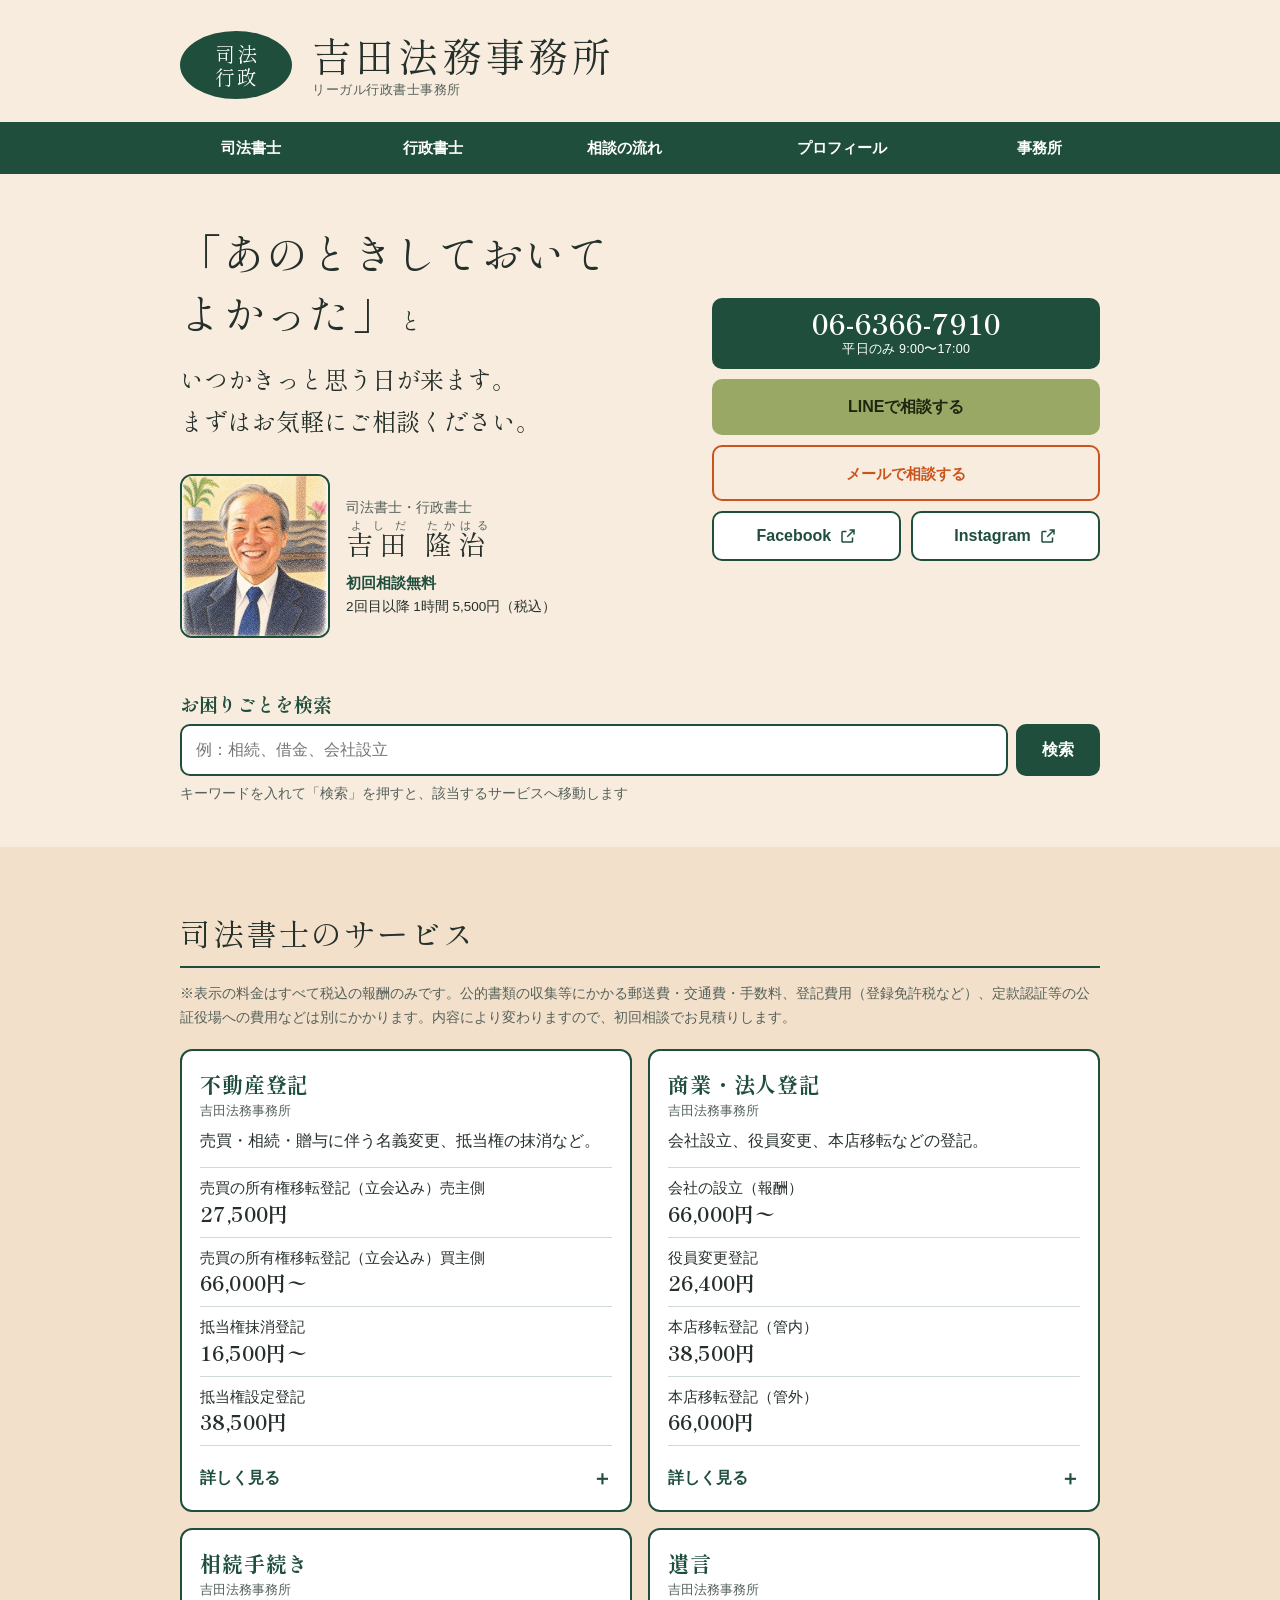
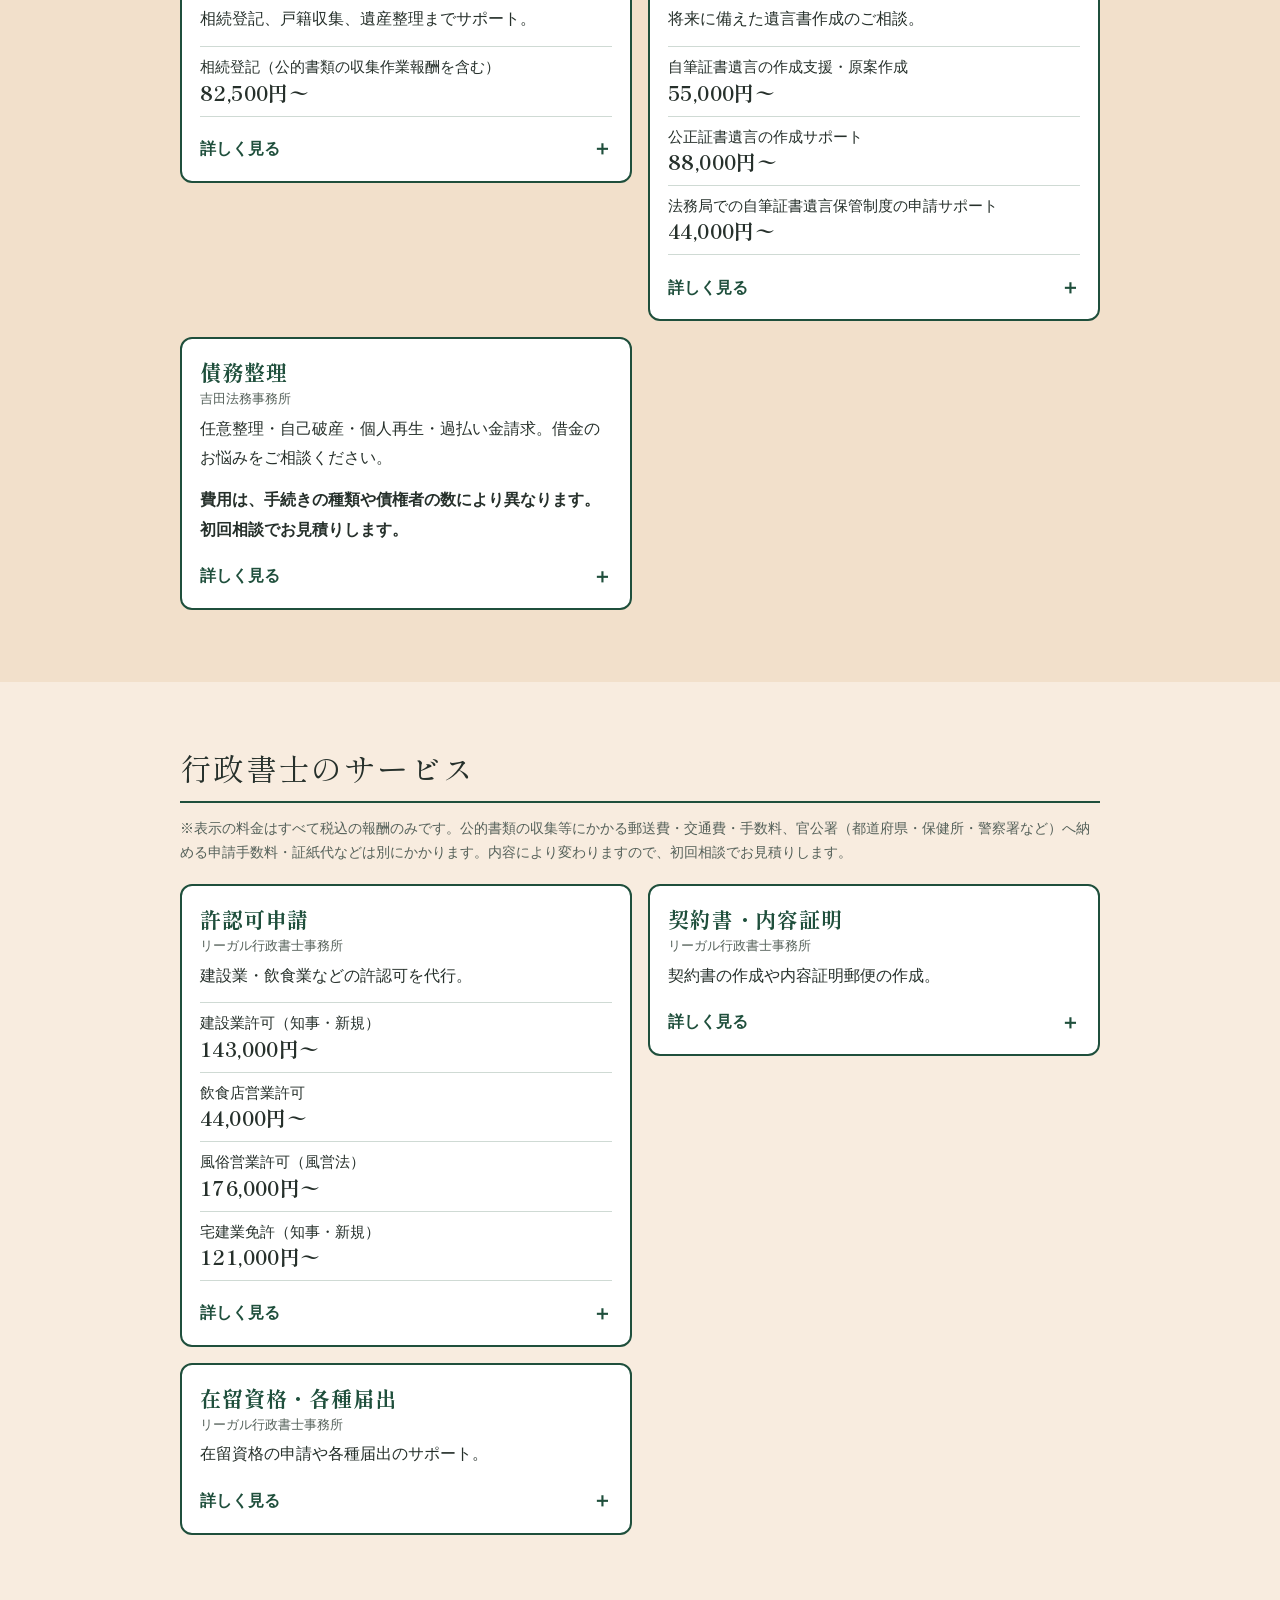
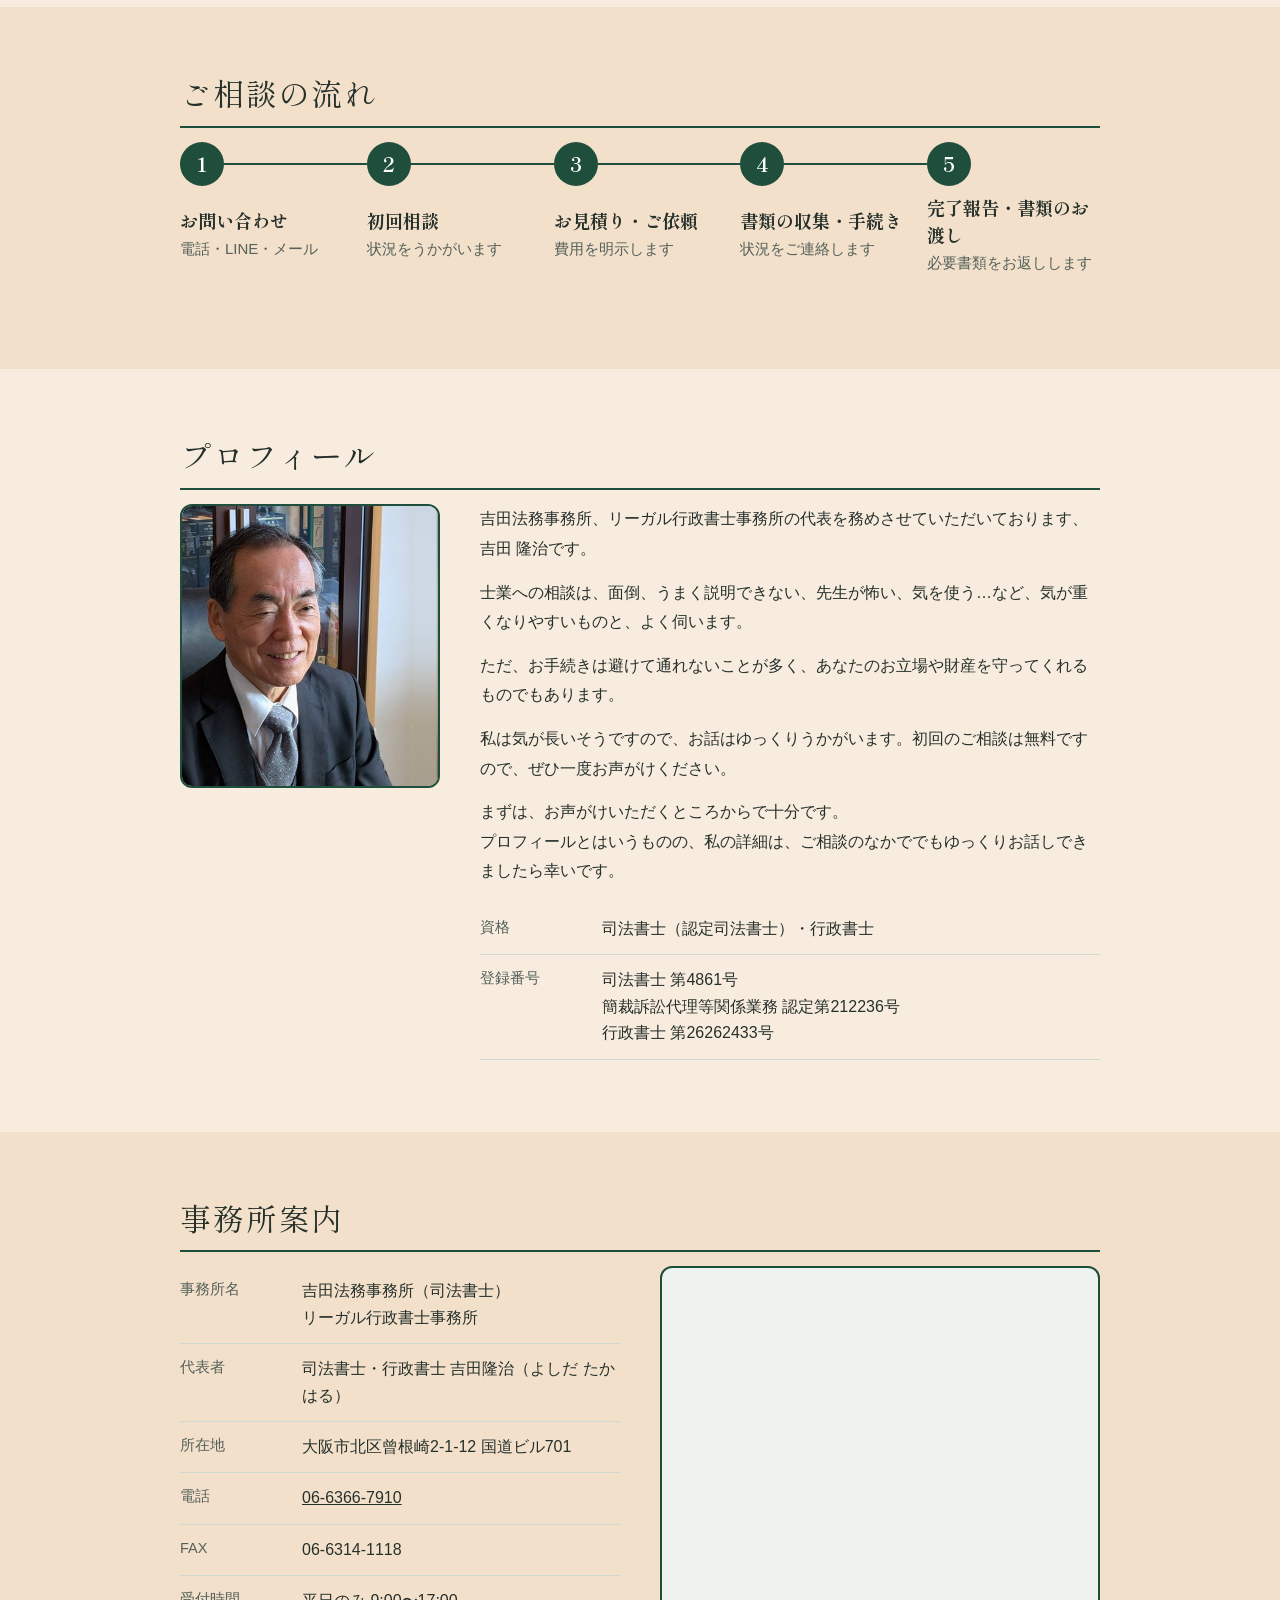
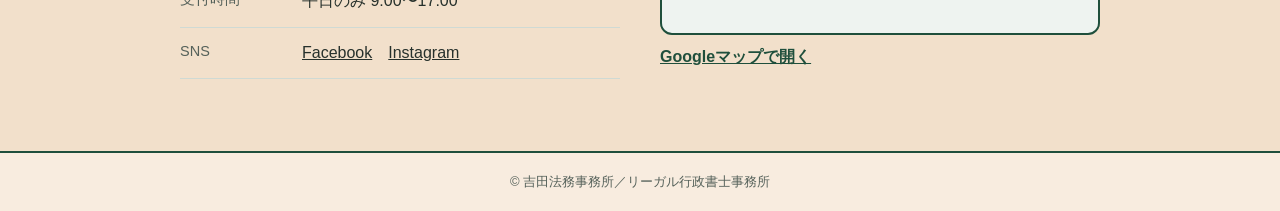
<file: case-2611-a8f3/index.html>
<!doctype html>
<html lang="ja">
<head>
<meta name="robots" content="noindex, nofollow">
<meta charset="utf-8">
<meta name="viewport" content="width=device-width, initial-scale=1">
<title>吉田法務事務所｜大阪市北区の司法書士・行政書士</title>
<meta name="description" content="大阪市北区曾根崎の司法書士・行政書士事務所。不動産登記、相続、会社設立、遺言、債務整理、許認可申請などのご相談を承ります。初回相談無料。">
<link rel="preconnect" href="https://fonts.googleapis.com">
<link rel="preconnect" href="https://fonts.gstatic.com" crossorigin>
<link href="https://fonts.googleapis.com/css2?family=Shippori+Mincho:wght@500;700&family=Yuji+Syuku&family=Zen+Kaku+Gothic+New:wght@400;500;700&display=swap" rel="stylesheet">
<style>
:root{
  --green:#1f4f3c;      /* 名刺の楕円・枠・罫線の深緑 */
  --green-pale:#eef3f0;
  --skin-deep:#f2e0cb;
  --ink:#26302b;
  --muted:#55615a;
  --orange:#c9541c;     /* 名刺のメールアドレスの色 */
  --matcha:#9aa865;
  --paper:#f8ecdf;
  --brush:"Yuji Syuku","Shippori Mincho","Hiragino Mincho ProN","Yu Mincho",serif;
  --mincho:"Shippori Mincho","Hiragino Mincho ProN","Yu Mincho","Noto Serif CJK JP",serif;
  --gothic:"Zen Kaku Gothic New","Hiragino Kaku Gothic ProN","Yu Gothic","Noto Sans CJK JP",sans-serif;
}
*{box-sizing:border-box}
html{scroll-behavior:smooth;-webkit-text-size-adjust:100%;scroll-padding-top:58px}
body{margin:0;background:var(--paper);color:var(--ink);font:400 16px/1.85 var(--gothic);padding-bottom:76px;overflow-wrap:anywhere}
a{color:inherit}
:focus-visible{outline:3px solid var(--orange);outline-offset:2px}
h1,h2,h3,p,ul,dl,dd,ol{margin:0;padding:0}
.wrap{max-width:960px;margin:0 auto;padding-left:20px;padding-right:20px}

/* 名刺の上段：楕円＋事務所名 */
.card-head{display:flex;align-items:center;gap:14px;padding:22px 0 18px}
.seal{flex:none;display:grid;place-items:center;width:84px;height:52px;border-radius:50%;background:var(--green);color:#fff;font:400 16px/1.15 var(--brush);letter-spacing:.14em;text-align:center;padding-left:.14em}
.name{font:400 clamp(25px,7vw,40px)/1.25 var(--brush);letter-spacing:.08em}
.subname{font-size:13px;color:var(--muted);letter-spacing:.04em;line-height:1.5}

.hero{display:grid;gap:24px;padding-top:30px;padding-bottom:44px}
.hero h1{font:400 clamp(21px,6vw,34px)/1.65 var(--brush);letter-spacing:.03em}
.hero h1 span{display:block}
.hero .h-main{font-size:min(8.2vw,42px);line-height:1.45;margin-bottom:.35em}
.hero .h-main small{font-size:.55em;margin-left:.15em}
.hero .h-sub{font-size:min(5.3vw,24px);letter-spacing:0;line-height:1.75;white-space:nowrap}
.person{display:flex;align-items:center;gap:16px}
.person img{width:124px;height:auto;display:block;border:2px solid var(--green);border-radius:12px}
.person .title{font-size:14px;color:var(--muted)}
.person .pname{font:400 27px/1.4 var(--brush);letter-spacing:.22em}
.person rt{font:500 11px var(--gothic);letter-spacing:.08em;color:var(--muted)}
.person .free{margin-top:6px;font-size:15px;font-weight:700;color:var(--green)}
.person .fee{font-size:13.5px;line-height:1.5}
.svc .office-name{font-size:13px;color:var(--muted);line-height:1.6}

.contact{display:grid;gap:10px}
.btn{display:flex;align-items:center;justify-content:center;min-height:56px;padding:10px 16px;border-radius:10px;font-weight:700;text-decoration:none;text-align:center;line-height:1.4}
.btn-tel{background:var(--green);color:#fff;font:700 27px/1.2 var(--mincho);letter-spacing:.04em;flex-direction:column}
.btn-tel small{font:500 12.5px/1.5 var(--gothic);letter-spacing:.02em}
.btn-line{background:var(--matcha);color:#1e2610}
.btn-mail{border:2px solid var(--orange);color:var(--orange);font-size:15px}

.sns{display:grid;grid-template-columns:1fr 1fr;gap:10px}
.sns a{display:flex;align-items:center;justify-content:center;gap:8px;min-height:50px;border:2px solid var(--green);border-radius:10px;background:#fff;color:var(--green);font-weight:700;text-decoration:none}
.sns svg{width:18px;height:18px;flex:none}
/* 名刺の左下の枠 */
.frame{border:2px solid var(--green);border-radius:12px;background:#fff}

.search{padding-bottom:40px}
.search label{display:block;font:700 19px/1.5 var(--mincho);color:var(--green);margin-bottom:6px}
.search-row{display:flex;gap:8px}
.search-row button{flex:none;min-width:84px;min-height:52px;border:0;border-radius:10px;background:var(--green);color:#fff;font:700 16px var(--gothic);cursor:pointer}
.svc mark{background:#ffe2c9;color:inherit;padding:0 1px;border-radius:2px}
.search input{flex:1;min-width:0;width:100%;min-height:52px;padding:10px 14px;border:2px solid var(--green);border-radius:10px;background:#fff;color:var(--ink);font:400 16px var(--gothic)}
.search-help{margin-top:6px;font-size:13.5px;color:var(--muted)}
.search-none{margin-top:12px;padding:14px 16px;font-size:15px}
[hidden]{display:none!important}
/* ナビゲーション：名刺の中央の線を太くした帯 */
.gnav{position:sticky;top:0;z-index:6;background:var(--green)}
.gnav ul{list-style:none;display:grid;grid-template-columns:.9fr .9fr 1fr 1.15fr .8fr;max-width:960px;margin:0 auto}
.gnav a{display:flex;align-items:center;justify-content:center;min-height:48px;padding:4px 0;color:#fff;text-decoration:none;font-weight:700;font-size:12.5px;line-height:1.3;text-align:center}
.gnav a:focus-visible{outline-color:#fff;outline-offset:-4px}
/* セクションの区切り：背景を交互に変える */
.band{padding:48px 0 56px}
.band-pale{background:var(--skin-deep)}
.sec-title{font:400 clamp(24px,6.2vw,31px)/1.45 var(--brush);letter-spacing:.06em;padding-bottom:10px;border-bottom:2px solid var(--green);margin-bottom:14px}
.note{font-size:13.5px;line-height:1.75;color:var(--muted);margin-bottom:20px}
.svc-grid{display:grid;gap:16px;align-items:start}

.svc{padding:18px 18px 8px}
.svc h3{font:700 21px/1.5 var(--mincho);color:var(--green);letter-spacing:.04em}
.svc .lead{margin-top:4px}
.prices{margin-top:12px;border-top:1px solid #cfdad4}
.prices div{padding:9px 0;border-bottom:1px solid #cfdad4;line-height:1.55}
.prices dt{font-size:14.5px}
.prices dd{font:700 20px/1.4 var(--mincho);color:var(--ink);letter-spacing:.02em}
.price-text{margin-top:12px;font-weight:700}
details{margin-top:8px}
summary{cursor:pointer;min-height:48px;display:flex;align-items:center;justify-content:space-between;font-weight:700;color:var(--green);list-style:none}
summary::-webkit-details-marker{display:none}
summary::after{content:"＋";font-size:20px}
details[open] summary::after{content:"－"}
.detail h4{margin:12px 0 2px;font-size:15px;color:var(--green)}
.detail ul{padding-left:1.2em;font-size:15px;line-height:1.75}
.detail .small{margin:12px 0 10px;font-size:13.5px;line-height:1.75;color:var(--muted)}

.flow{list-style:none;display:grid;gap:0}
.flow li{display:grid;grid-template-columns:44px 1fr;gap:14px;padding-bottom:20px;position:relative}
.flow li:not(:last-child)::before{content:"";position:absolute;left:21px;top:44px;bottom:0;width:2px;background:var(--green)}
.flow .num{width:44px;height:44px;border-radius:50%;background:var(--green);color:#fff;display:grid;place-items:center;font:700 20px var(--mincho)}
.flow strong{display:block;font:700 18px/1.5 var(--mincho)}
.flow span.t{font-size:15px;color:var(--muted)}

.office{display:grid;gap:0}
.office-layout{display:grid;gap:24px}
.profile{display:grid;gap:20px}
.profile img{display:block;width:min(240px,70%);height:auto;margin:0 auto;border:2px solid var(--green);border-radius:12px}
.profile-text p{margin-bottom:14px}
.profile-text .office{margin-top:18px}
.map iframe{display:block;width:100%;height:280px;border:2px solid var(--green);border-radius:12px;background:var(--green-pale)}
.map a{display:inline-flex;align-items:center;min-height:44px;font-weight:700;color:var(--green)}
.office div{display:grid;grid-template-columns:5.5em 1fr;gap:10px;padding:12px 0;border-bottom:1px solid #cfdad4;line-height:1.65}
.office dt{color:var(--muted);font-size:14.5px}
.office a.mail{color:var(--orange)}
footer{border-top:2px solid var(--green);padding:18px 0;font-size:13px;color:var(--muted);text-align:center;line-height:1.7}

/* スマホ下部の連絡ボタン */
.bar{position:fixed;left:0;right:0;bottom:0;z-index:5;display:grid;grid-template-columns:5fr 4fr 4fr;gap:8px;padding:8px 10px calc(8px + env(safe-area-inset-bottom));background:#fff;border-top:2px solid var(--green)}
.bar a{min-height:50px;display:flex;align-items:center;justify-content:center;border-radius:9px;text-decoration:none;font-weight:700;font-size:15px}
.bar .t{background:var(--green);color:#fff}
.bar .l{background:var(--matcha);color:#1e2610}
.bar .m{border:2px solid var(--orange);color:var(--orange)}

@media (min-width:760px){
  body{padding-bottom:0}
  .bar{display:none}
  .card-head{gap:20px;padding:30px 0 22px}
  .seal{width:112px;height:68px;font-size:20px}
  .hero{grid-template-columns:1.25fr 1fr;align-items:center;gap:32px 48px;padding-top:48px;padding-bottom:52px}
  .hero h1,.person{grid-column:1}
  .contact{grid-column:2;grid-row:1 / span 2}
  .person img{width:150px}
  .svc-grid{grid-template-columns:1fr 1fr}
  .gnav a{font-size:15px;min-height:52px}
  .band{padding:64px 0 72px}
  .flow{grid-template-columns:repeat(5,1fr);gap:14px}
  .flow li{grid-template-columns:1fr;gap:8px}
  .flow li:not(:last-child)::before{left:44px;right:-14px;top:21px;bottom:auto;width:auto;height:2px}
  .office div{grid-template-columns:7em 1fr}
  .profile{grid-template-columns:260px 1fr;gap:40px;align-items:start}
  .profile img{width:100%}
  .office-layout{grid-template-columns:1fr 1fr;gap:40px;align-items:stretch}
  .map{display:flex;flex-direction:column}
  .map iframe{flex:1;min-height:320px;height:auto}
}
@media (prefers-reduced-motion:reduce){html{scroll-behavior:auto}}
</style>
</head>
<body>
<div class="wrap">
  <header class="card-head">
    <div class="seal" aria-hidden="true">司法<br>行政</div>
    <div>
      <div class="name">吉田法務事務所</div>
      <div class="subname">リーガル行政書士事務所</div>
    </div>
  </header>
</div>
<nav class="gnav" aria-label="ページ内メニュー">
  <ul>
    <li><a href="#shihou">司法書士</a></li>
    <li><a href="#gyousei">行政書士</a></li>
    <li><a href="#flow">相談の流れ</a></li>
    <li><a href="#profile">プロフィール</a></li>
    <li><a href="#office">事務所</a></li>
  </ul>
</nav>

<main>
  <div class="wrap hero">
    <h1><span class="h-main">「あのときしておいて<br>よかった」<small>と</small></span><span class="h-sub">いつかきっと思う日が来ます。</span><span class="h-sub">まずはお気軽にご相談ください。</span></h1>
    <div class="person">
      <img src="assets/yoshida.jpg" width="520" height="569" alt="吉田隆治の似顔絵イラスト">
      <div>
        <div class="title">司法書士・行政書士</div>
        <div class="pname"><ruby>吉田<rt>よしだ</rt></ruby> <ruby>隆治<rt>たかはる</rt></ruby></div>
        <div class="free">初回相談無料</div>
        <div class="fee">2回目以降 1時間 5,500円（税込）</div>
      </div>
    </div>
    <div class="contact" id="contact">
      <a class="btn btn-tel" href="tel:0663667910">06-6366-7910<small>平日のみ 9:00〜17:00</small></a>
      <a class="btn btn-line" href="https://lin.ee/ox8c9HK" target="_blank" rel="noopener">LINEで相談する</a>
      <a class="btn btn-mail" href="mailto:yoshidahoumujimusho@gmail.com">メールで相談する</a>
      <div class="sns"><a href="https://www.facebook.com/share/156BoX4msZd/" target="_blank" rel="noopener">Facebook<svg viewBox="0 0 24 24" fill="none" stroke="currentColor" stroke-width="2" aria-hidden="true"><path d="M14 4h6v6M20 4l-9 9M18 14v5a1 1 0 0 1-1 1H5a1 1 0 0 1-1-1V7a1 1 0 0 1 1-1h5"/></svg></a><a href="https://www.instagram.com/yoshidahoumujimusho/" target="_blank" rel="noopener">Instagram<svg viewBox="0 0 24 24" fill="none" stroke="currentColor" stroke-width="2" aria-hidden="true"><path d="M14 4h6v6M20 4l-9 9M18 14v5a1 1 0 0 1-1 1H5a1 1 0 0 1-1-1V7a1 1 0 0 1 1-1h5"/></svg></a></div>
    </div>
  </div>

  <div class="wrap search" id="search-box" hidden>
    <label for="search">お困りごとを検索</label>
    <form class="search-row" id="search-form" role="search">
      <input id="search" type="search" placeholder="例：相続、借金、会社設立" autocomplete="off" enterkeyhint="search">
      <button type="submit">検索</button>
    </form>
    <p class="search-help" id="search-status" role="status">キーワードを入れて「検索」を押すと、該当するサービスへ移動します</p>
    <p class="search-none frame" id="search-none" hidden>該当するサービスが見つかりませんでした。別の言葉で探すか、お電話・LINE・メールでご相談ください。</p>
  </div>

  <section id="shihou" class="band band-pale svc-sec"><div class="wrap">
    <h2 class="sec-title">司法書士のサービス</h2>
    <p class="note">※表示の料金はすべて税込の報酬のみです。公的書類の収集等にかかる郵送費・交通費・手数料、登記費用（登録免許税など）、定款認証等の公証役場への費用などは別にかかります。内容により変わりますので、初回相談でお見積りします。</p>
    <div class="svc-grid">
      <article class="svc frame">
        <h3>不動産登記</h3>
        <p class="office-name">吉田法務事務所</p>
        <p class="lead">売買・相続・贈与に伴う名義変更、抵当権の抹消など。</p>
        <dl class="prices">
          <div><dt>売買の所有権移転登記（立会込み）売主側</dt><dd>27,500円</dd></div>
          <div><dt>売買の所有権移転登記（立会込み）買主側</dt><dd>66,000円〜</dd></div>
          <div><dt>抵当権抹消登記</dt><dd>16,500円〜</dd></div>
          <div><dt>抵当権設定登記</dt><dd>38,500円</dd></div>
        </dl>
        <details><summary>詳しく見る</summary><div class="detail">
          <h4>こんなときに</h4><ul><li>不動産を購入・売却した</li><li>親から家や土地をもらう</li><li>住宅ローンを完済した</li><li>離婚で名義を変えたい</li><li>土地・家を担保にお金を借りたい</li></ul>
          <h4>主な手続き</h4><ul><li>売買・贈与・財産分与による所有権移転登記</li><li>住宅ローン完済後の抵当権抹消登記</li><li>住宅ローン借入れ時等の抵当権設定登記</li><li>住所・氏名の変更登記</li></ul>
          <h4>必要書類の例</h4><ul><li>登記識別情報（権利証）</li><li>印鑑証明書・本人確認書類</li><li>固定資産評価証明書</li></ul>
          <p class="small">※内容により異なります。詳しくはご相談ください。</p>
        </div></details>
      </article>
      <article class="svc frame">
        <h3>商業・法人登記</h3>
        <p class="office-name">吉田法務事務所</p>
        <p class="lead">会社設立、役員変更、本店移転などの登記。</p>
        <dl class="prices">
          <div><dt>会社の設立（報酬）</dt><dd>66,000円〜</dd></div>
          <div><dt>役員変更登記</dt><dd>26,400円</dd></div>
          <div><dt>本店移転登記（管内）</dt><dd>38,500円</dd></div>
          <div><dt>本店移転登記（管外）</dt><dd>66,000円</dd></div>
        </dl>
        <details><summary>詳しく見る</summary><div class="detail">
          <h4>こんなときに</h4><ul><li>会社を作りたい</li><li>役員が変わった・任期が来た</li><li>本店を移転する、社名を変える</li></ul>
          <h4>主な手続き</h4><ul><li>会社の設立登記</li><li>役員変更登記</li><li>本店移転・商号変更・目的変更の登記</li><li>解散・清算の登記</li></ul>
          <h4>必要書類の例</h4><ul><li>定款の内容、役員の就任承諾書</li><li>役員の印鑑証明書</li><li>資本金の払込みを証する書面</li></ul>
          <p class="small">※会社の状況により異なります。</p>
        </div></details>
      </article>
      <article class="svc frame">
        <h3>相続手続き</h3>
        <p class="office-name">吉田法務事務所</p>
        <p class="lead">相続登記、戸籍収集、遺産整理までサポート。</p>
        <dl class="prices">
          <div><dt>相続登記（公的書類の収集作業報酬を含む）</dt><dd>82,500円〜</dd></div>
        </dl>
        <details><summary>詳しく見る</summary><div class="detail">
          <h4>こんなときに</h4><ul><li>親が亡くなり、不動産の名義を変えたい</li><li>何から始めればよいかわからない</li><li>相続登記の期限が心配</li></ul>
          <p class="small">相続登記は2024年4月から義務化され、不動産を相続したことを知った日から3年以内の申請が必要です。2024年3月以前に相続で取得したことを知った不動産は、2027年3月31日までに申請が必要です。</p>
          <h4>主な手続き</h4><ul><li>戸籍の収集・相続人の調査</li><li>遺産分割協議書の作成</li><li>相続登記の申請</li><li>預貯金などの遺産整理</li></ul>
          <h4>必要書類の例</h4><ul><li>亡くなった方の出生から死亡までの戸籍</li><li>相続人の戸籍・住民票</li><li>固定資産評価証明書</li></ul>
        </div></details>
      </article>
      <article class="svc frame">
        <h3>遺言</h3>
        <p class="office-name">吉田法務事務所</p>
        <p class="lead">将来に備えた遺言書作成のご相談。</p>
        <dl class="prices">
          <div><dt>自筆証書遺言の作成支援・原案作成</dt><dd>55,000円〜</dd></div>
          <div><dt>公正証書遺言の作成サポート</dt><dd>88,000円〜</dd></div>
          <div><dt>法務局での自筆証書遺言保管制度の申請サポート</dt><dd>44,000円〜</dd></div>
        </dl>
        <details><summary>詳しく見る</summary><div class="detail">
          <h4>こんなときに</h4><ul><li>遺言を残したい</li><li>認知症になる前に備えたい</li></ul>
          <h4>主な手続き</h4><ul><li>自筆証書遺言・公正証書遺言の作成サポート</li><li>法務局での自筆証書遺言保管制度の申請サポート</li></ul>
          <h4>必要書類の例</h4><ul><li>戸籍、不動産の登記情報</li><li>財産の一覧（預貯金・不動産など）</li></ul>
        </div></details>
      </article>
      <article class="svc frame">
        <h3>債務整理</h3>
        <p class="office-name">吉田法務事務所</p>
        <p class="lead">任意整理・自己破産・個人再生・過払い金請求。借金のお悩みをご相談ください。</p>
        <p class="price-text">費用は、手続きの種類や債権者の数により異なります。初回相談でお見積りします。</p>
        <details><summary>詳しく見る</summary><div class="detail">
          <h4>こんなときに</h4><ul><li>返済が苦しい</li><li>督促の連絡が来ている</li><li>分割で返せなくなり、一括請求された</li></ul>
          <h4>主な手続き</h4><ul><li>任意整理：債権者との交渉（返済条件の見直しの協議）</li><li>個人再生：裁判所に提出する書類の作成支援</li><li>自己破産：裁判所に提出する書類の作成支援</li><li>過払い金返還請求</li></ul>
          <h4>必要書類の例</h4><ul><li>借入先と金額のわかる資料</li><li>取引明細・請求書</li><li>収入のわかる資料（給与明細など）</li></ul>
          <p class="small">※個人再生・自己破産は、裁判所に提出する書類の作成をサポートします。個々の債権の額が140万円を超える場合は、交渉・訴訟の代理は司法書士にはできないため、弁護士へのご相談をご案内します。</p>
          <p class="small">※債務整理は、ご依頼をお受けする前に、必ず司法書士本人が直接お会いして、手続きの内容・費用・見通しをご説明します。ご来所が難しいご事情がある場合は、ご相談ください。結果をお約束するものではありません。</p>
        </div></details>
      </article>
    </div>
  </div></section>

  <section id="gyousei" class="band svc-sec"><div class="wrap">
    <h2 class="sec-title">行政書士のサービス</h2>
    <p class="note">※表示の料金はすべて税込の報酬のみです。公的書類の収集等にかかる郵送費・交通費・手数料、官公署（都道府県・保健所・警察署など）へ納める申請手数料・証紙代などは別にかかります。内容により変わりますので、初回相談でお見積りします。</p>
    <div class="svc-grid">
      <article class="svc frame">
        <h3>許認可申請</h3>
        <p class="office-name">リーガル行政書士事務所</p>
        <p class="lead">建設業・飲食業などの許認可を代行。</p>
        <dl class="prices">
          <div><dt>建設業許可（知事・新規）</dt><dd>143,000円〜</dd></div>
          <div><dt>飲食店営業許可</dt><dd>44,000円〜</dd></div>
          <div><dt>風俗営業許可（風営法）</dt><dd>176,000円〜</dd></div>
          <div><dt>宅建業免許（知事・新規）</dt><dd>121,000円〜</dd></div>
        </dl>
        <details><summary>詳しく見る</summary><div class="detail">
          <h4>こんなときに</h4><ul><li>建設業を始めたい・許可を更新したい</li><li>飲食店を開業したい</li><li>中古品の売買を始めたい</li></ul>
          <h4>主な手続き</h4><ul><li>建設業許可の新規・更新・変更</li><li>飲食店営業許可</li><li>風俗営業許可（風営法）</li><li>宅建業免許の新規・更新・変更</li><li>古物商許可</li><li>各種届出</li></ul>
          <h4>必要書類の例</h4><ul><li>登記事項証明書・身分証明書</li><li>事務所や店舗の図面</li><li>経歴や資格のわかる書類</li></ul>
          <p class="small">※許可の種類により異なります。</p>
        </div></details>
      </article>
      <article class="svc frame">
        <h3>契約書・内容証明</h3>
        <p class="office-name">リーガル行政書士事務所</p>
        <p class="lead">契約書の作成や内容証明郵便の作成。</p>
        <details><summary>詳しく見る</summary><div class="detail">
          <h4>こんなときに</h4><ul><li>取引先との契約書を作りたい</li><li>取引上の通知や請求の内容を、書面に残したい</li></ul>
          <h4>主な手続き</h4><ul><li>業務委託・賃貸借・売買などの契約書の作成・チェック</li><li>内容証明郵便の作成</li></ul>
          <h4>必要書類の例</h4><ul><li>これまでのやり取りの資料</li><li>相手方の情報</li></ul>
          <p class="small">※書類の作成のみを行います。紛争になっている案件の、相手方との交渉・代理はできません。</p>
        </div></details>
      </article>
      <article class="svc frame">
        <h3>在留資格・各種届出</h3>
        <p class="office-name">リーガル行政書士事務所</p>
        <p class="lead">在留資格の申請や各種届出のサポート。</p>
        <details><summary>詳しく見る</summary><div class="detail">
          <h4>こんなときに</h4><ul><li>外国人の方を雇用したい</li><li>在留期間を更新したい</li></ul>
          <h4>主な手続き</h4><ul><li>在留資格認定証明書交付申請</li><li>在留期間の更新・在留資格の変更</li><li>各種届出</li></ul>
          <h4>必要書類の例</h4><ul><li>パスポート・在留カード</li><li>雇用契約書など</li></ul>
          <p class="small">※在留資格の種類により異なります。</p>
        </div></details>
      </article>
    </div>
  </div></section>



  <section id="flow" class="band band-pale"><div class="wrap">
    <h2 class="sec-title">ご相談の流れ</h2>
    <ol class="flow">
      <li><div class="num">1</div><div><strong>お問い合わせ</strong><span class="t">電話・LINE・メール</span></div></li>
      <li><div class="num">2</div><div><strong>初回相談</strong><span class="t">状況をうかがいます</span></div></li>
      <li><div class="num">3</div><div><strong>お見積り・ご依頼</strong><span class="t">費用を明示します</span></div></li>
      <li><div class="num">4</div><div><strong>書類の収集・手続き</strong><span class="t">状況をご連絡します</span></div></li>
      <li><div class="num">5</div><div><strong>完了報告・書類のお渡し</strong><span class="t">必要書類をお返しします</span></div></li>
    </ol>
  </div></section>

  <section id="profile" class="band"><div class="wrap">
    <h2 class="sec-title">プロフィール</h2>
    <div class="profile">
      <img src="assets/yoshida-photo.jpg" width="420" height="459" alt="吉田隆治の写真" loading="lazy">
      <div class="profile-text">
        <p>吉田法務事務所、リーガル行政書士事務所の代表を務めさせていただいております、吉田 隆治です。</p>
        <p>士業への相談は、面倒、うまく説明できない、先生が怖い、気を使う…など、気が重くなりやすいものと、よく伺います。</p>
        <p>ただ、お手続きは避けて通れないことが多く、あなたのお立場や財産を守ってくれるものでもあります。</p>
        <p>私は気が長いそうですので、お話はゆっくりうかがいます。初回のご相談は無料ですので、ぜひ一度お声がけください。</p>
        <p>まずは、お声がけいただくところからで十分です。<br>プロフィールとはいうものの、私の詳細は、ご相談のなかででもゆっくりお話しできましたら幸いです。</p>
        <dl class="office">
          <div><dt>資格</dt><dd>司法書士（認定司法書士）・行政書士</dd></div>
          <div><dt>登録番号</dt><dd>司法書士 第4861号<br>簡裁訴訟代理等関係業務 認定第212236号<br>行政書士 第26262433号</dd></div>
        </dl>
      </div>
    </div>
  </div></section>

  <section id="office" class="band band-pale"><div class="wrap">
    <h2 class="sec-title">事務所案内</h2>
    <div class="office-layout">
    <dl class="office">
      <div><dt>事務所名</dt><dd>吉田法務事務所（司法書士）<br>リーガル行政書士事務所</dd></div>
      <div><dt>代表者</dt><dd>司法書士・行政書士 吉田隆治（よしだ たかはる）</dd></div>
      <div><dt>所在地</dt><dd>大阪市北区曾根崎2-1-12 国道ビル701</dd></div>
      <div><dt>電話</dt><dd><a href="tel:0663667910">06-6366-7910</a></dd></div>
      <div><dt>FAX</dt><dd>06-6314-1118</dd></div>
      <div><dt>受付時間</dt><dd>平日のみ 9:00〜17:00</dd></div>
      <div><dt>SNS</dt><dd><a href="https://www.facebook.com/share/156BoX4msZd/" target="_blank" rel="noopener">Facebook</a>　<a href="https://www.instagram.com/yoshidahoumujimusho/" target="_blank" rel="noopener">Instagram</a></dd></div>
    </dl>
    <div class="map">
      <iframe src="https://www.google.com/maps?q=%E5%A4%A7%E9%98%AA%E5%B8%82%E5%8C%97%E5%8C%BA%E6%9B%BE%E6%A0%B9%E5%B4%8E2-1-12&amp;z=17&amp;hl=ja&amp;output=embed" title="吉田法務事務所の地図" loading="lazy" referrerpolicy="no-referrer-when-downgrade"></iframe>
      <a href="https://www.google.com/maps/search/?api=1&amp;query=%E5%A4%A7%E9%98%AA%E5%B8%82%E5%8C%97%E5%8C%BA%E6%9B%BE%E6%A0%B9%E5%B4%8E2-1-12" target="_blank" rel="noopener">Googleマップで開く</a>
    </div>
    </div>
  </div></section>
</main>

<footer>© 吉田法務事務所／リーガル行政書士事務所</footer>

<div class="bar" aria-label="連絡先">
  <a class="t" href="tel:0663667910">電話する</a>
  <a class="l" href="https://lin.ee/ox8c9HK" target="_blank" rel="noopener">LINE</a>
  <a class="m" href="mailto:yoshidahoumujimusho@gmail.com">メール</a>
</div>
<script>
(function(){
  var box=document.getElementById('search-box');box.hidden=false;
  var form=document.getElementById('search-form'),input=document.getElementById('search'),status=document.getElementById('search-status'),none=document.getElementById('search-none');
  var help=status.textContent,cards=[].slice.call(document.querySelectorAll('.svc')),secs=[].slice.call(document.querySelectorAll('.svc-sec'));
  var norm=function(t){return t.normalize('NFKC').toLowerCase()};
  function unmark(){[].slice.call(document.querySelectorAll('.svc mark')).forEach(function(m){var p=m.parentNode;p.replaceChild(document.createTextNode(m.textContent),m);p.normalize()})}
  function mark(card,terms){
    var w=document.createTreeWalker(card,NodeFilter.SHOW_TEXT),nodes=[],n;while(n=w.nextNode())nodes.push(n);
    nodes.forEach(function(node){
      var t=node.nodeValue,low=norm(t);if(low.length!==t.length)return;
      var hits=[];terms.forEach(function(q){var i=low.indexOf(q);while(i>=0){hits.push([i,i+q.length]);i=low.indexOf(q,i+q.length)}});
      if(!hits.length)return;hits.sort(function(a,b){return a[0]-b[0]});
      var f=document.createDocumentFragment(),pos=0;
      hits.forEach(function(h){if(h[0]<pos)return;f.appendChild(document.createTextNode(t.slice(pos,h[0])));var m=document.createElement('mark');m.textContent=t.slice(h[0],h[1]);f.appendChild(m);pos=h[1]});
      f.appendChild(document.createTextNode(t.slice(pos)));node.parentNode.replaceChild(f,node);
    });
  }
  function run(){
    unmark();
    var terms=norm(input.value).split(/\s+/).filter(Boolean),count=0;
    cards.forEach(function(c){
      var d=c.querySelector('details'),text=norm(c.textContent),ok=terms.every(function(t){return text.indexOf(t)>=0});
      c.hidden=!ok;if(ok)count++;
      var body=norm(d.textContent);d.open=terms.length>0&&ok&&terms.some(function(t){return body.indexOf(t)>=0});
      if(ok&&terms.length)mark(c,terms);
    });
    secs.forEach(function(s){s.hidden=!s.querySelector('.svc:not([hidden])')});
    none.hidden=count>0;
    status.textContent=terms.length?(count?count+'件のサービスが見つかりました':''):help;
    return count;
  }
  input.addEventListener('input',run);
  input.addEventListener('search',run);
  form.addEventListener('submit',function(e){
    e.preventDefault();
    if(!input.value.trim())return;
    var count=run();input.blur();
    var first=document.querySelector('.svc:not([hidden])');
    var target=count?(first.querySelector('mark')||first):none;
    setTimeout(function(){target.scrollIntoView({behavior:matchMedia('(prefers-reduced-motion: reduce)').matches?'auto':'smooth',block:count&&target!==first?'center':'start'})},60);
  });
  document.querySelector('.gnav').addEventListener('click',function(){if(input.value){input.value='';run()}});
})();
</script>
</body>
</html>
</file>
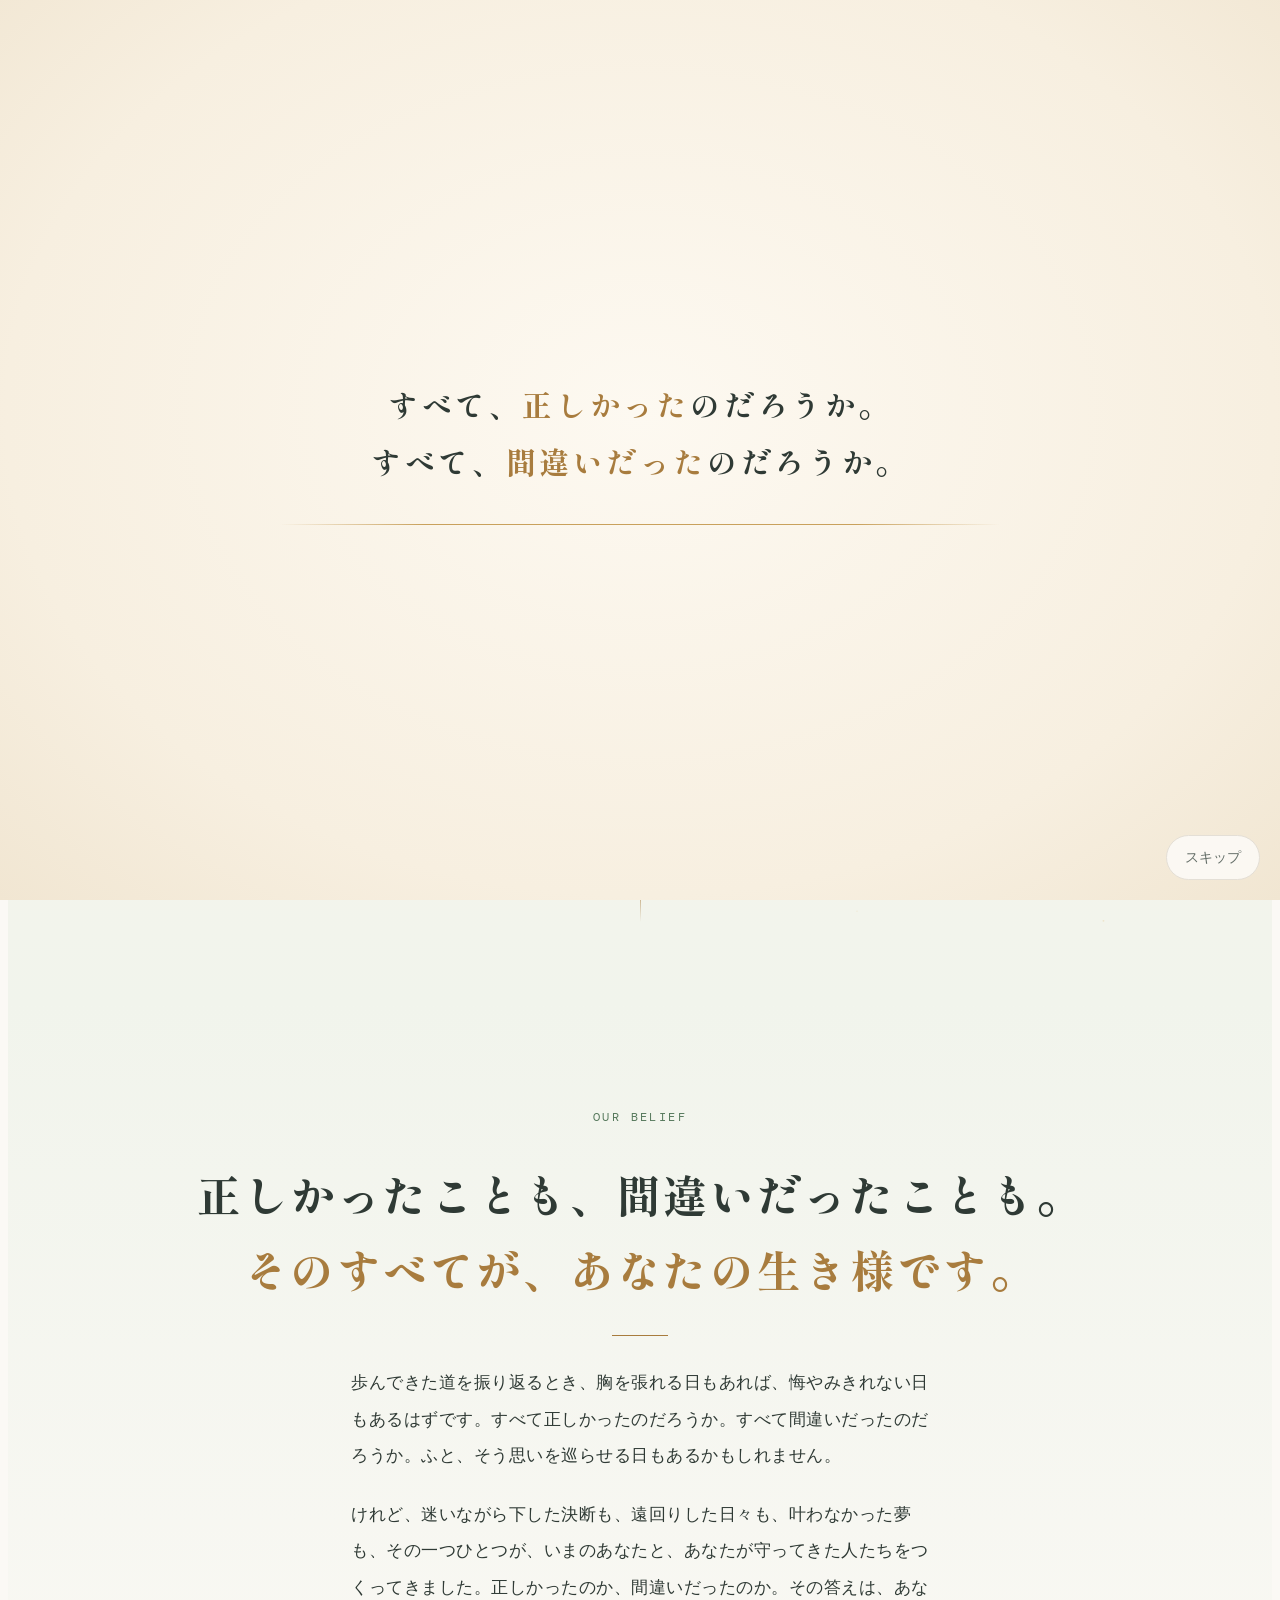
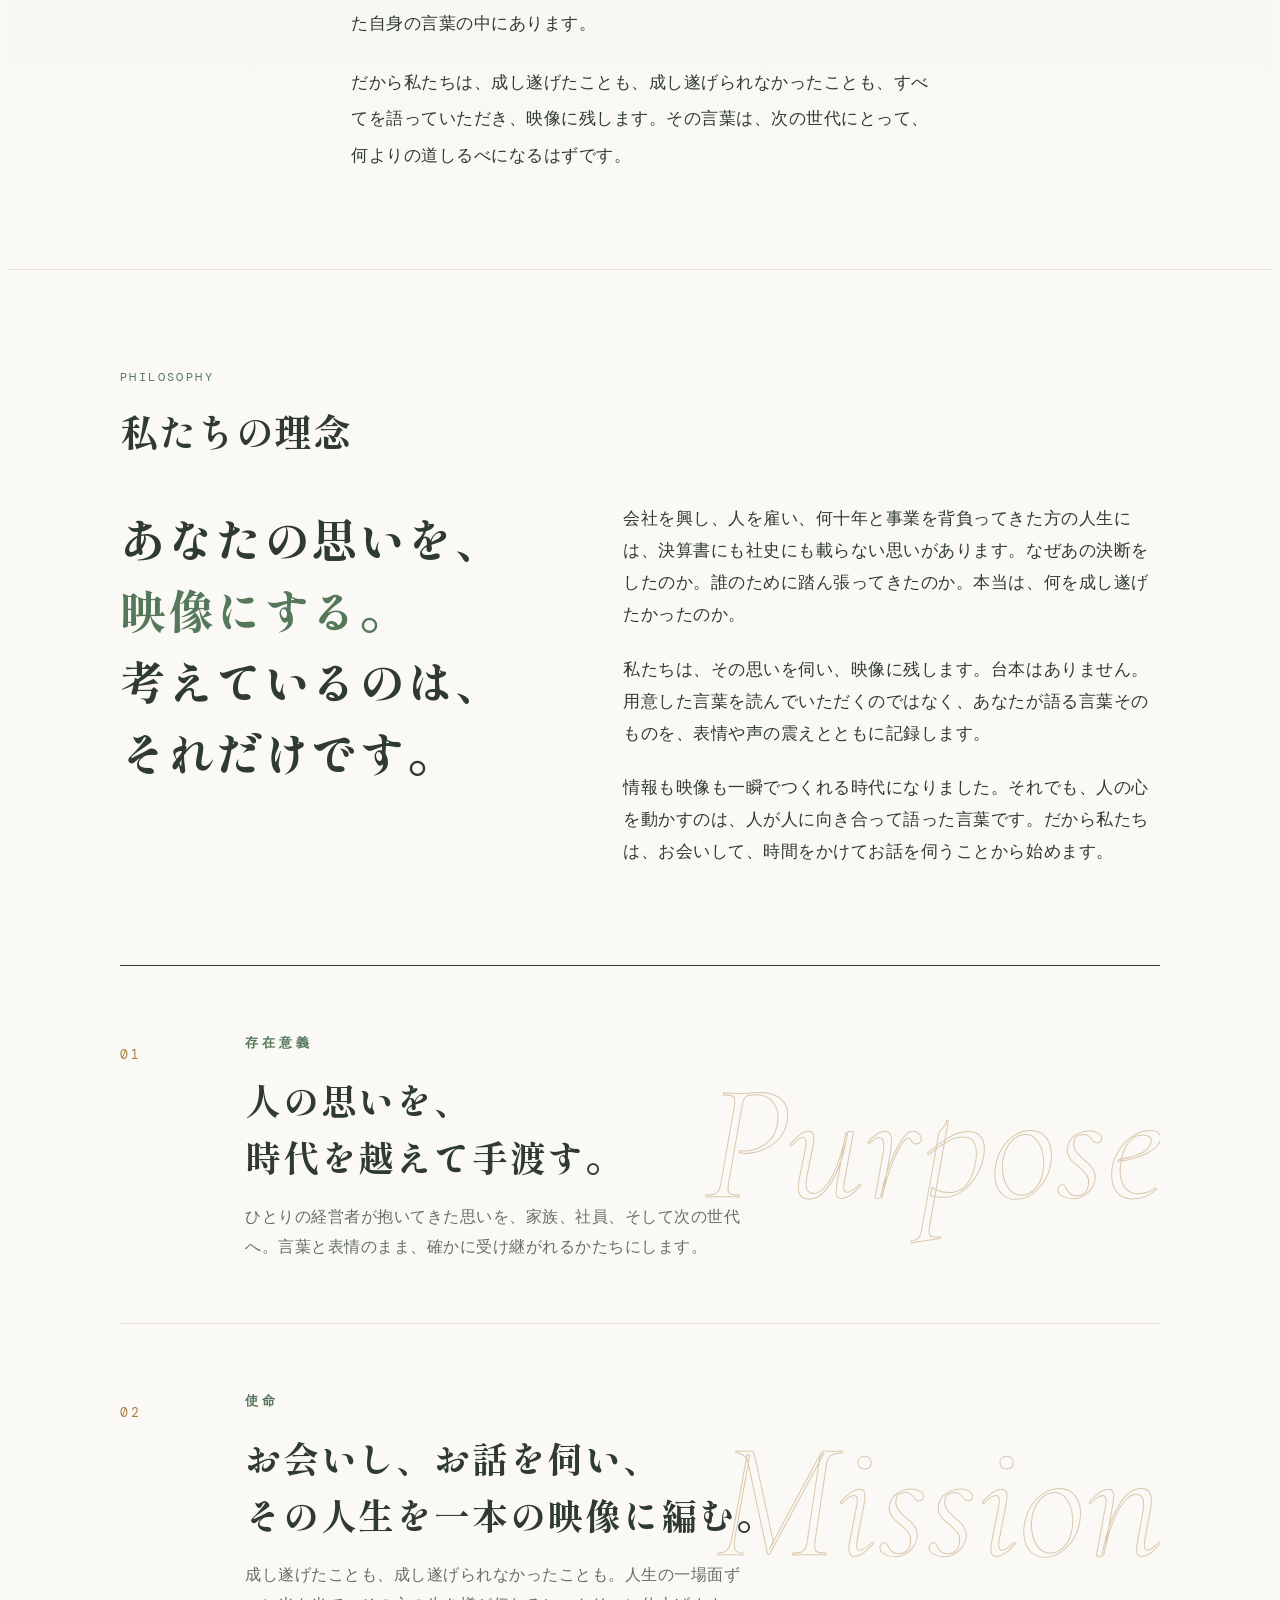
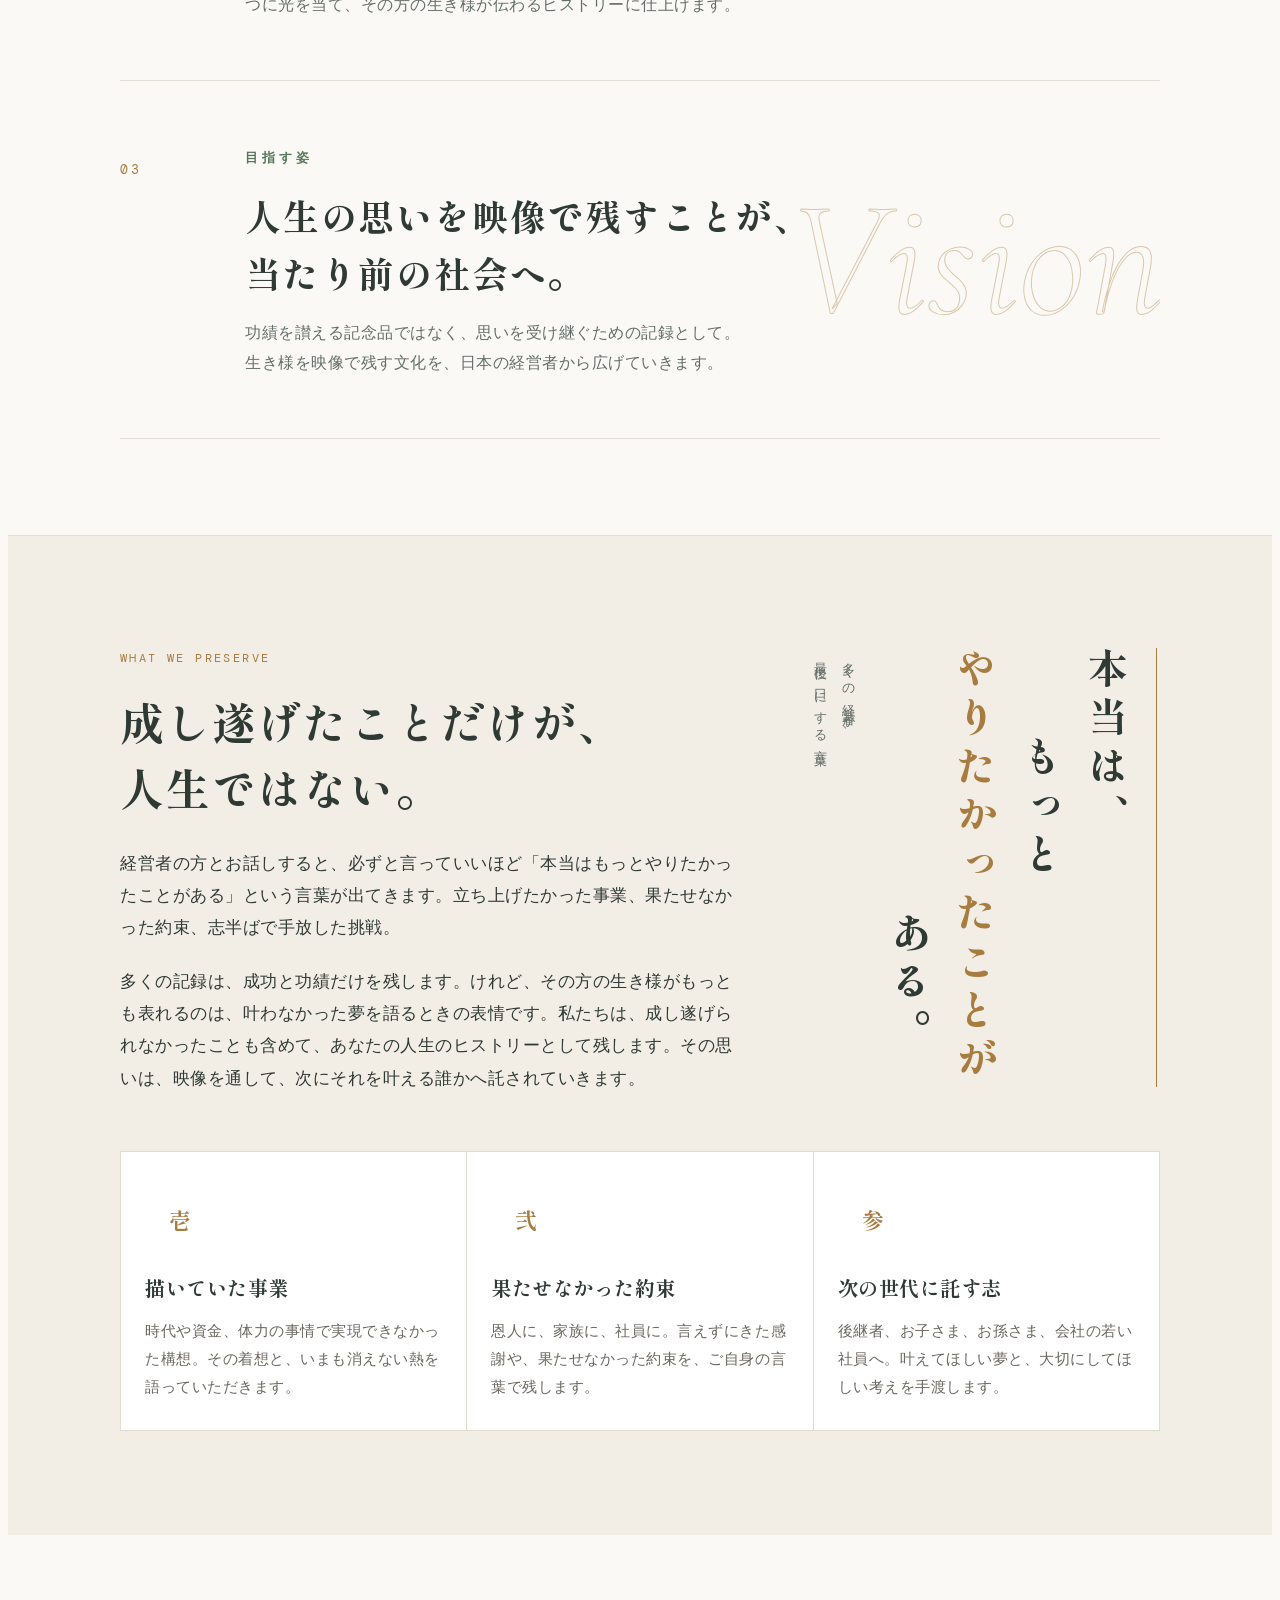
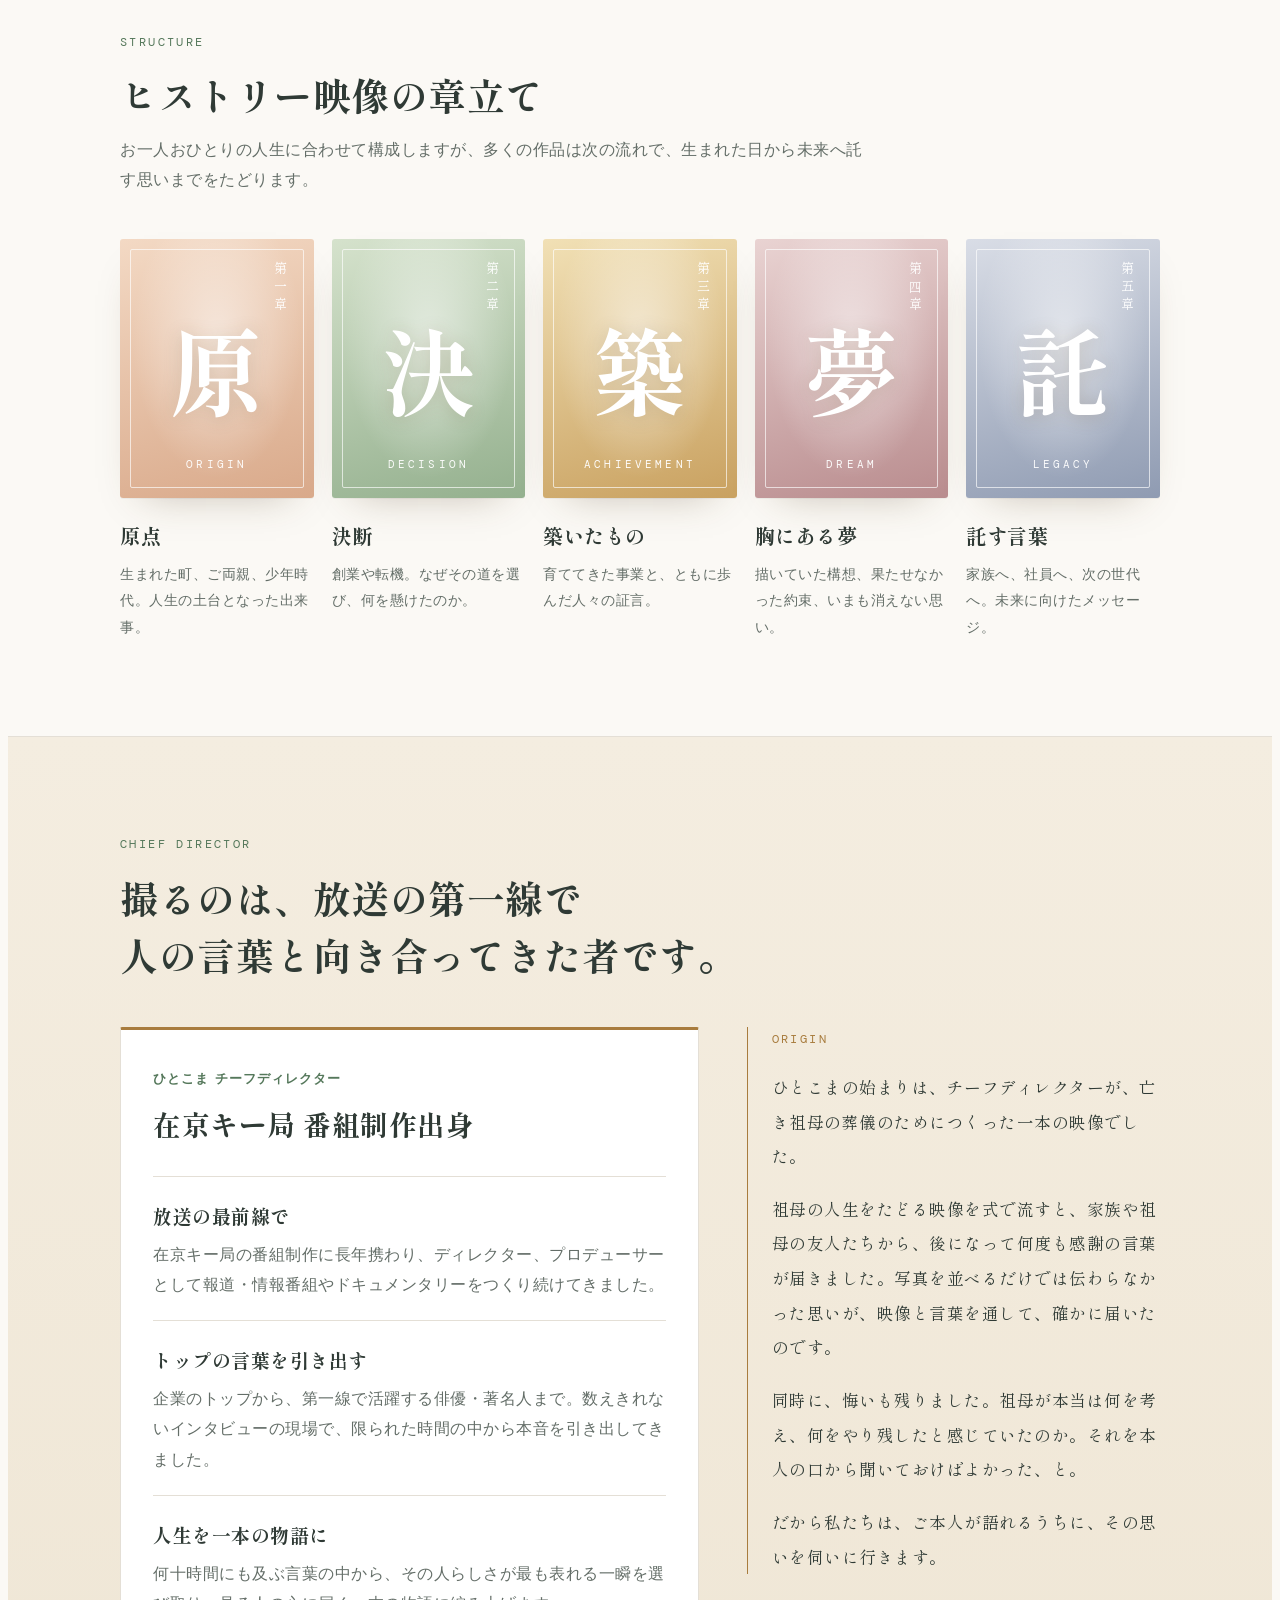
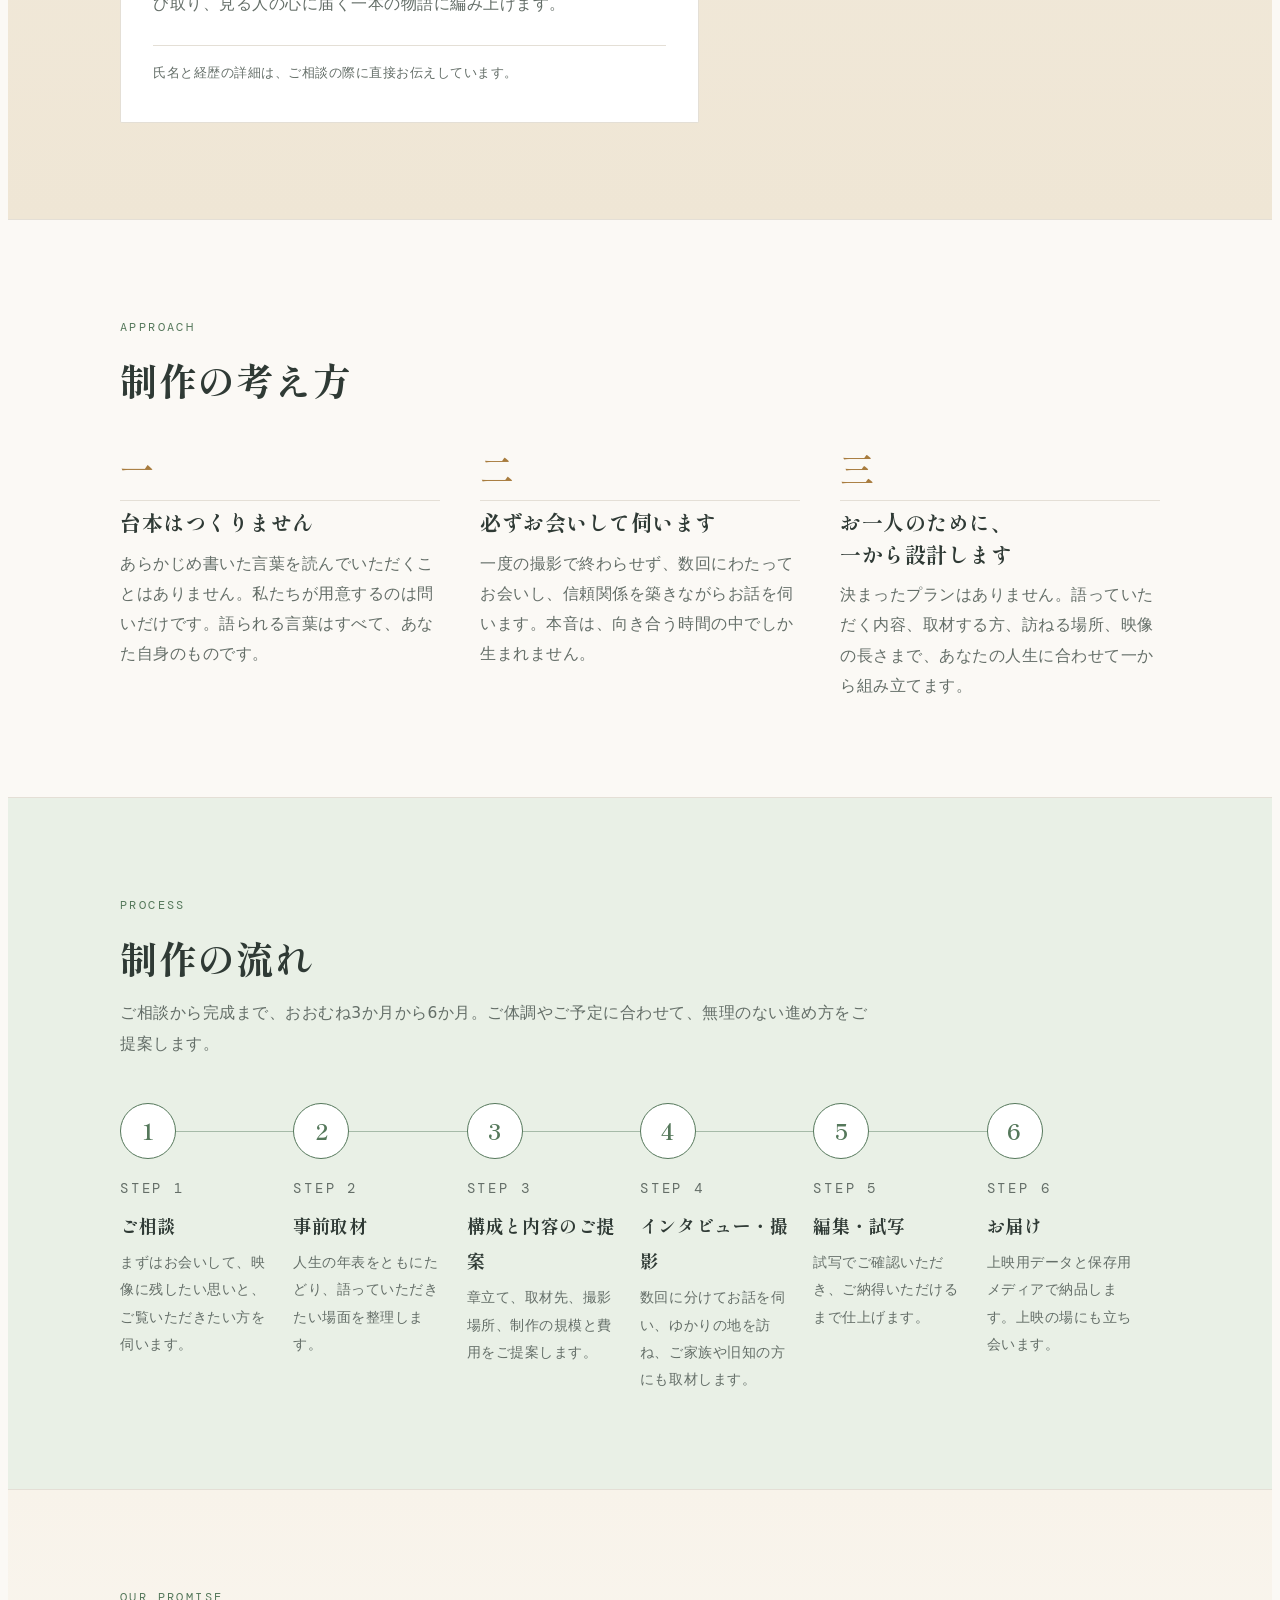
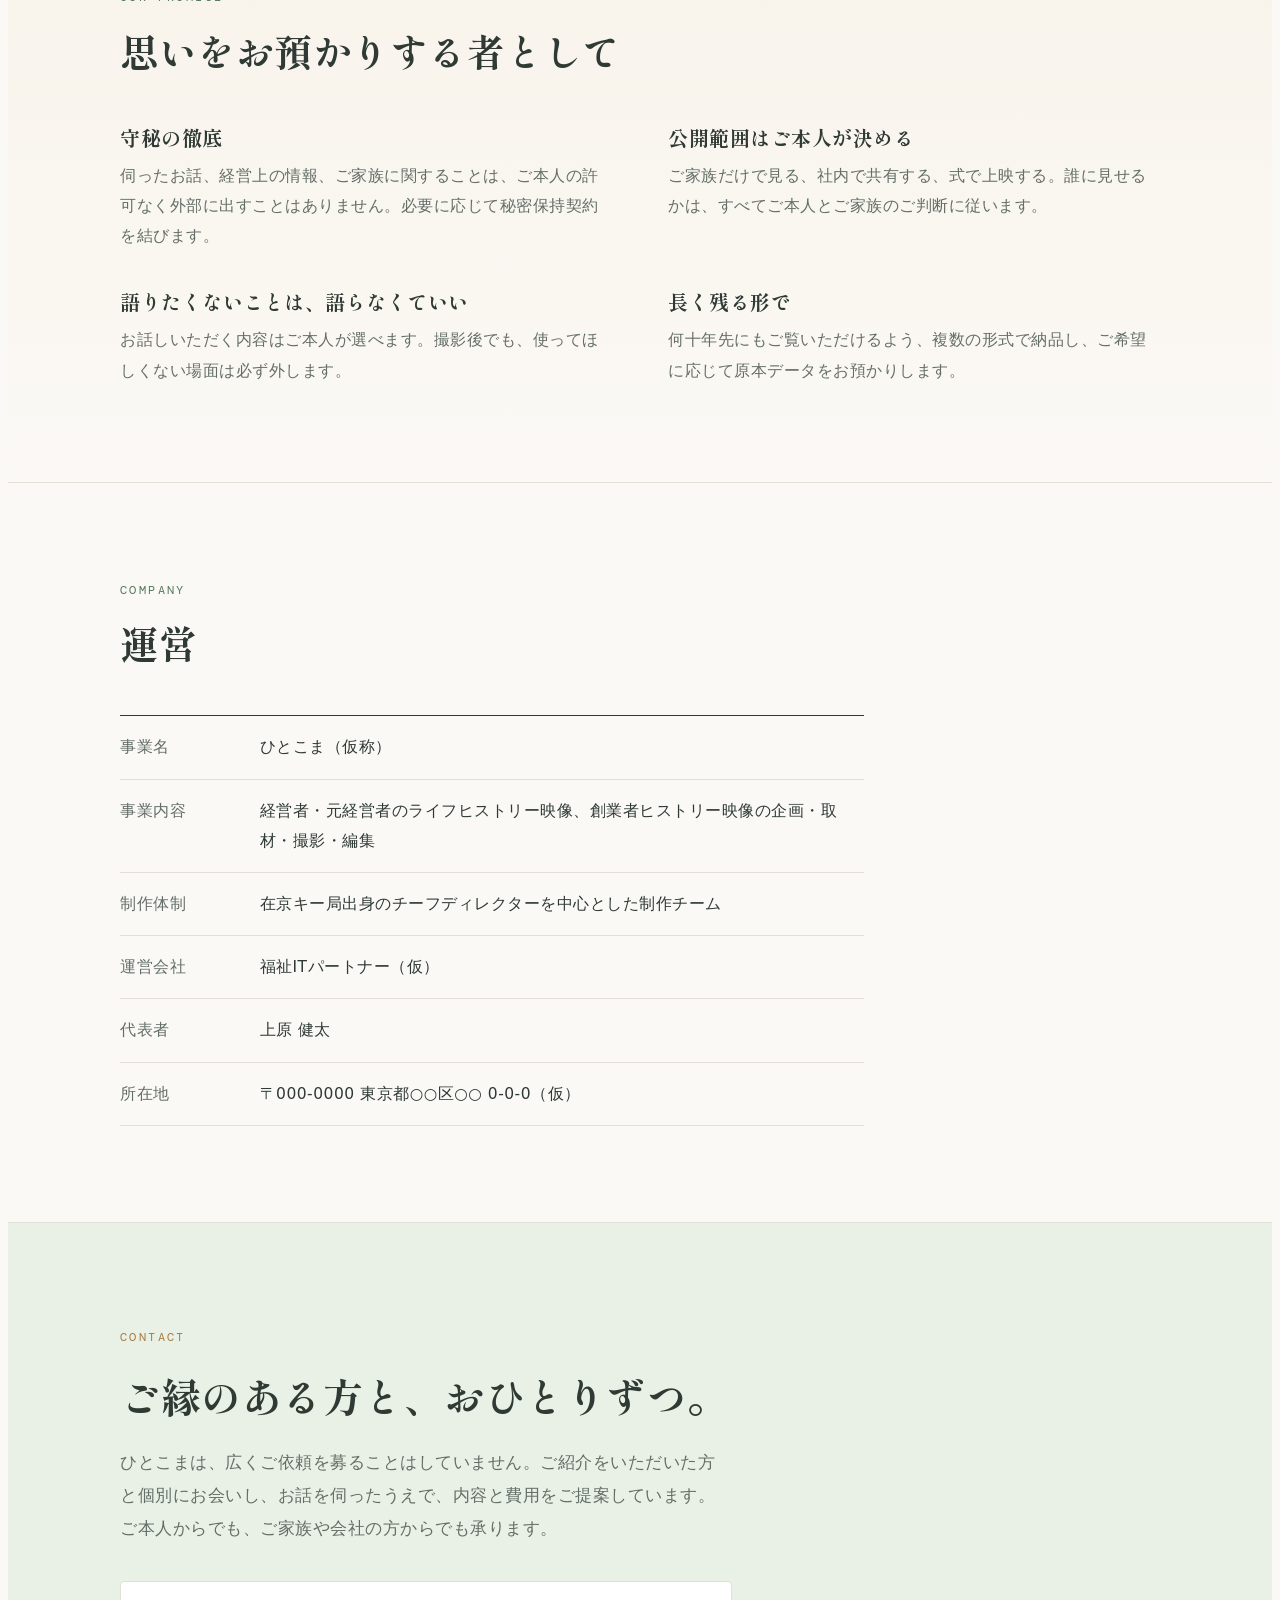
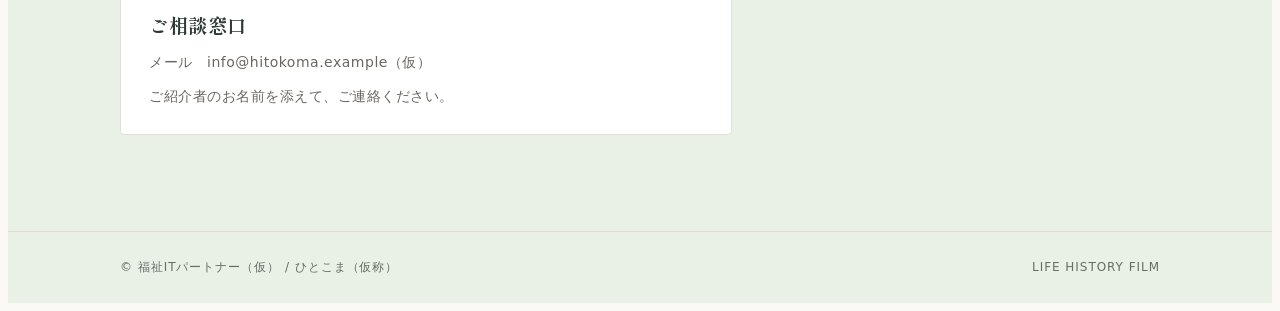
<file: case-2611-pv14/index.html>
<!doctype html>
<html lang="ja">
<head>
<meta charset="utf-8">
<meta name="viewport" content="width=device-width, initial-scale=1, viewport-fit=cover">
<meta name="robots" content="noindex, nofollow">
<title>ひとこま｜ライフヒストリー映像制作</title>
<meta name="claude:viewport-fit-sides" content="cover">
<link rel="preconnect" href="https://fonts.googleapis.com">
<link rel="preconnect" href="https://fonts.gstatic.com" crossorigin>
<link rel="stylesheet" href="https://fonts.googleapis.com/css2?family=Cormorant+Garamond:ital,wght@1,300&family=Shippori+Mincho:wght@500;700;800&family=Zen+Kaku+Gothic+New:wght@400;500;700&family=DM+Mono:wght@400;500&display=swap">
<style>
/* Layout: 企業サイトの骨格（ヘッダー、理念、手法、サービス、会社概要）を、静かな余白と明朝の見出しで落ち着いて見せる縦長構成 */
:root{
  /* 明るく落ち着いた単一テーマ：やわらかな生成りの地、松葉の墨色、若竹の緑、金茶の差し色 */
  --bg:#FBF9F5;
  --surface:#FFFFFF;
  --ink:#2F3A35;
  --muted:#646E68;
  --line:#E4DFD6;
  --accent:#55785B;
  --accent-soft:#E9F0E6;
  --screen:#F3EEE5;
  --screen-fg:#2F3A35;
  --screen-muted:#6B675F;
  --screen-line:#E2DACD;
  --gold:#A87C3E;
  --f-display:"Shippori Mincho","Hiragino Mincho ProN","Yu Mincho",serif;
  --f-body:"Zen Kaku Gothic New","Hiragino Sans","Yu Gothic",system-ui,sans-serif;
  --f-mono:"DM Mono",ui-monospace,"SFMono-Regular",Menlo,monospace;
  color-scheme:light;
}

*{box-sizing:border-box}
html{scroll-behavior:smooth}
body{background:var(--bg);color:var(--ink);font-family:var(--f-body);font-size:17px;line-height:1.95;letter-spacing:.03em}
.wrap{max-width:1080px;margin:0 auto;padding-left:max(20px,env(safe-area-inset-left,0px));padding-right:max(20px,env(safe-area-inset-right,0px))}
h1,h2,h3{font-family:var(--f-display);font-weight:700;text-wrap:balance;margin:0;line-height:1.5}
p{margin:0}
.en{font-family:var(--f-mono);font-size:12px;letter-spacing:.2em;color:var(--accent);text-transform:uppercase;font-variant-numeric:tabular-nums}

/* ヘッダー */
.site-head{background:var(--surface);color:var(--screen-fg);margin-top:calc(-1 * env(safe-area-inset-top,0px));padding-top:env(safe-area-inset-top,0px);border-bottom:1px solid var(--screen-line)}
.site-head .wrap{display:flex;justify-content:space-between;align-items:center;gap:16px;flex-wrap:wrap;padding-block:18px}
.logo{display:flex;align-items:baseline;gap:12px;color:var(--screen-fg);text-decoration:none}
.logo b{font-family:var(--f-display);font-size:22px;font-weight:800;letter-spacing:.12em}
.logo span{font-size:12px;color:var(--screen-muted);letter-spacing:.1em}
.gnav{display:flex;flex-wrap:wrap;gap:6px 22px;font-size:14px}
.gnav a{color:var(--screen-muted);text-decoration:none}
.gnav a:hover,.gnav a:focus-visible{color:var(--screen-fg)}

/* Hero */

/* セクション */
section.sec{padding-block:96px;border-bottom:1px solid var(--line)}
.sec-head{display:grid;gap:12px;margin-bottom:44px;max-width:44em}
.sec-head h2{font-size:clamp(26px,3.6vw,38px)}
.sec-head .def{color:var(--muted);font-size:15.5px}
.prose{max-width:38em;display:grid;gap:22px}
.prose p{font-size:16.5px}

/* 理念 */
.philosophy{display:grid;grid-template-columns:minmax(0,5fr) minmax(0,6fr);gap:56px;align-items:start}
@media (max-width:820px){.philosophy{grid-template-columns:1fr;gap:28px}}
.philosophy .big{font-family:var(--f-display);font-weight:800;font-size:clamp(30px,4.4vw,46px);line-height:1.55;letter-spacing:.04em}
.philosophy .big em{font-style:normal;color:var(--accent)}

.creed{display:grid;border-top:1px solid var(--ink);margin-top:64px}
.creed > div{display:grid;grid-template-columns:11em minmax(0,1fr);gap:24px;padding:28px 0;border-bottom:1px solid var(--line)}
@media (max-width:720px){.creed > div{grid-template-columns:1fr;gap:8px}}
.creed .k{display:grid;gap:2px;align-content:start}
.creed .k b{font-family:var(--f-display);font-size:18px}
.creed .v h3{font-size:23px;margin-bottom:8px}
.creed .v p{color:var(--muted);font-size:15.5px}

/* 成し遂げられなかったこと */
.unfinished{background:var(--screen);color:var(--screen-fg);padding-block:104px}
.unfinished .en{color:var(--gold)}
.unfinished h2{font-size:clamp(28px,4.2vw,44px);margin:14px 0 28px;letter-spacing:.04em}
.unfinished .prose p{color:var(--ink)}
.dreams{display:grid;grid-template-columns:repeat(3,minmax(0,1fr));gap:1px;background:var(--screen-line);border:1px solid var(--screen-line);margin-top:56px}
@media (max-width:820px){.dreams{grid-template-columns:1fr}}
.dreams div{background:var(--surface);padding:28px 24px;display:grid;gap:10px;align-content:start}
.dreams b{font-family:var(--f-display);font-size:20px;color:var(--screen-fg)}
.dreams p{font-size:14.5px;color:var(--screen-muted)}

/* 章立て */
.chapters{list-style:none;margin:0;padding:0;display:grid;grid-template-columns:repeat(5,minmax(0,1fr));border-top:2px solid var(--ink)}
@media (max-width:900px){.chapters{grid-template-columns:1fr}}
.chapters li{padding:22px 18px 0 0;display:grid;gap:8px;align-content:start}
@media (max-width:900px){.chapters li{padding:18px 0;border-bottom:1px solid var(--line)}}
.chapters b{font-family:var(--f-display);font-size:20px}
.chapters span{font-size:14.5px;color:var(--muted)}
.chapters li.hl b{color:var(--accent)}

/* 手法 */
.approach{display:grid;grid-template-columns:repeat(3,minmax(0,1fr));gap:40px}
@media (max-width:820px){.approach{grid-template-columns:1fr;gap:32px}}
.approach h3{font-size:21px;margin:6px 0 10px}
.approach p{color:var(--muted);font-size:15.5px}


/* 流れ */
.flow{list-style:none;padding:0;margin:0;display:grid;grid-template-columns:repeat(6,minmax(0,1fr));border-top:2px solid var(--ink)}
@media (max-width:900px){.flow{grid-template-columns:1fr}}
.flow li{padding:20px 16px 0 0;display:grid;gap:6px;align-content:start}
@media (max-width:900px){.flow li{padding:16px 0;border-bottom:1px solid var(--line)}}
.flow b{font-family:var(--f-display);font-size:18px}
.flow span{font-size:14px;color:var(--muted)}

/* 約束 */
.promises{display:grid;grid-template-columns:repeat(2,minmax(0,1fr));gap:36px 56px}
@media (max-width:720px){.promises{grid-template-columns:1fr}}
.promises h3{font-size:20px;margin-bottom:8px}
.promises p{color:var(--muted);font-size:15.5px}

/* 代表メッセージ */
.letter{display:grid;grid-template-columns:minmax(0,1fr) minmax(0,2fr);gap:56px;align-items:start}
@media (max-width:820px){.letter{grid-template-columns:1fr;gap:24px}}
.letter aside{display:grid;gap:14px;position:sticky;top:24px}
@media (max-width:820px){.letter aside{position:static}}
.letter aside .pull{font-family:var(--f-display);font-size:25px;line-height:1.7;font-weight:700}
.letter blockquote{margin:0;font-family:var(--f-display);font-size:17.5px;line-height:2.15;display:grid;gap:22px}
.letter .sign{font-family:var(--f-body);font-size:14px;color:var(--muted);text-align:right}

/* FAQ */
.faq{display:grid;max-width:48em;border-top:1px solid var(--line)}
.faq details{border-bottom:1px solid var(--line);padding:18px 0}
.faq summary{cursor:pointer;font-weight:700;list-style:none;display:flex;gap:14px}
.faq summary::before{content:"Q";font-family:var(--f-mono);color:var(--accent)}
.faq summary::-webkit-details-marker{display:none}
.faq details p{margin-top:10px;color:var(--muted);font-size:15px;padding-left:1.7em}
.faq summary:focus-visible{outline:2px solid var(--accent);outline-offset:3px}

/* 会社概要 */
.company{width:100%;max-width:48em;border-collapse:collapse;font-size:15.5px}
.company th,.company td{text-align:left;vertical-align:top;padding:16px 0;border-bottom:1px solid var(--line)}
.company th{width:9em;font-weight:500;color:var(--muted);padding-right:20px}
.company tr:first-child th,.company tr:first-child td{border-top:1px solid var(--ink)}

/* お問い合わせ */
.contact{background:var(--accent-soft);color:var(--screen-fg);padding-block:96px}
.contact .en{color:var(--gold)}
.contact h2{font-size:clamp(26px,3.8vw,40px);margin:14px 0 20px}
.contact p{color:var(--muted);max-width:36em}
.contact .box{margin-top:36px;background:var(--surface);border:1px solid var(--line);border-radius:4px;padding:24px 28px;max-width:36em;display:grid;gap:6px}
.contact .box b{font-family:var(--f-display);font-size:19px;color:var(--screen-fg)}
.contact .box span{font-size:14px;color:var(--screen-muted)}
.foot{background:var(--accent-soft);color:var(--muted);border-top:1px solid var(--screen-line);padding-block:24px;font-size:12px;letter-spacing:.08em}
.foot .wrap{display:flex;justify-content:space-between;gap:12px;flex-wrap:wrap}


/* オープニング：ゆっくりと。地平の光が一本ひかれ、言葉が浮かび、ひとつの「こま」が開いて本編へ */
.hero{position:relative;overflow:hidden;color:var(--ink);padding-block:104px 80px;
  background:linear-gradient(180deg,#F6EEDF 0%,#F8F4EC 46%,#F1F4EC 100%)}
.hero .sun{position:absolute;left:50%;top:-200px;width:760px;height:760px;max-width:none;margin-left:-380px;border-radius:50%;
  background:radial-gradient(circle,rgba(240,205,140,.55) 0%,rgba(240,205,140,.18) 38%,rgba(240,205,140,0) 66%);
  animation:sunrise 5s cubic-bezier(.25,.6,.2,1) both, breathe 12s 5s ease-in-out infinite;pointer-events:none}
.hero .rays{position:absolute;inset:-40% -20% auto;height:150%;pointer-events:none;opacity:.45;
  background:repeating-conic-gradient(from 0deg at 50% 0%,rgba(255,240,210,0) 0deg 7deg,rgba(255,236,200,.35) 8deg 9deg,rgba(255,240,210,0) 10deg 18deg);
  -webkit-mask:radial-gradient(ellipse at 50% 0%,#000 0%,transparent 62%);mask:radial-gradient(ellipse at 50% 0%,#000 0%,transparent 62%);
  animation:fadein 4s .8s ease both, drift 60s linear infinite}
#dust{position:absolute;inset:0;width:100%;height:100%;pointer-events:none}
.hero .wrap{position:relative;display:grid;justify-items:center;text-align:center;gap:30px}
.hero .en{color:var(--gold);animation:rise 2s .4s ease both}
.hero h1{font-size:clamp(38px,7.2vw,80px);font-weight:800;letter-spacing:.08em;line-height:1.45}
.hero h1 .ln{display:block;animation:reveal 2.6s cubic-bezier(.25,.6,.2,1) both}
.hero h1 .ln:nth-child(1){animation-delay:.8s}
.hero h1 .ln:nth-child(2){animation-delay:2.1s}
.hero h1 em{font-style:normal;color:var(--gold);position:relative;display:inline-block}
.hero h1 em::after{content:"";position:absolute;left:4%;right:4%;bottom:.06em;height:.07em;background:currentColor;opacity:.45;transform-origin:left;animation:draw 1.8s 4.2s cubic-bezier(.6,0,.2,1) both}
.hero .lead{max-width:32em;color:var(--muted);font-size:17px;line-height:2.15;animation:rise 2.4s 3.6s ease both}
.film{width:min(860px,100%);margin-top:20px;position:relative;animation:slidein 4s .9s cubic-bezier(.25,.6,.2,1) both}
.film .strip{display:grid;grid-template-columns:repeat(9,minmax(0,1fr));gap:6px;padding:14px 8px;border-radius:4px;
  background:rgba(255,255,255,.55);border:1px solid var(--screen-line);position:relative}
.film .strip::before,.film .strip::after{content:"";position:absolute;left:8px;right:8px;height:5px;
  background:radial-gradient(circle,rgba(160,140,110,.35) 1.6px,transparent 2px) 0 0/14px 5px repeat-x}
.film .strip::before{top:4px}.film .strip::after{bottom:4px}
.film i{display:block;aspect-ratio:4/3;border-radius:2px;background:linear-gradient(160deg,#FBF8F2,#EFE8DB);border:1px solid var(--screen-line);animation:frame 1.2s ease both}
.film i:nth-child(1){animation-delay:2.2s}.film i:nth-child(2){animation-delay:2.4s}.film i:nth-child(3){animation-delay:2.6s}
.film i:nth-child(4){animation-delay:2.8s}.film i:nth-child(6){animation-delay:3.2s}.film i:nth-child(7){animation-delay:3.4s}
.film i:nth-child(8){animation-delay:3.6s}.film i:nth-child(9){animation-delay:3.8s}
.film i.lit{position:relative;background:linear-gradient(160deg,#F7E2B4,#E9C487);border-color:#D9B57A;animation:frame 1.2s 3s ease both, glow 3.4s 4.6s ease-out both}
.film i.lit::after{content:"一齣";position:absolute;inset:0;display:grid;place-items:center;font-family:var(--f-display);font-weight:700;
  font-size:clamp(10px,1.4vw,15px);color:#7A5A2A;letter-spacing:.1em;animation:fadein 2s 5s ease both}
.film .cap{margin-top:12px;font-family:var(--f-mono);font-size:11px;letter-spacing:.22em;color:var(--screen-muted);animation:fadein 2s 5.4s ease both}
.scroll-cue{margin-top:22px;display:grid;justify-items:center;gap:8px;font-family:var(--f-mono);font-size:11px;letter-spacing:.24em;color:var(--screen-muted);text-decoration:none;animation:fadein 2s 6s ease both}
.scroll-cue span{width:1px;height:44px;background:linear-gradient(var(--gold),transparent);animation:cue 3.2s 6.4s ease-in-out infinite}

@keyframes sunrise{from{transform:translateY(140px) scale(.85);opacity:0}to{transform:none;opacity:1}}
@keyframes breathe{50%{transform:scale(1.04);opacity:.88}}
@keyframes drift{to{transform:rotate(6deg)}}
@keyframes fadein{from{opacity:0}}
@keyframes rise{from{opacity:0;transform:translateY(12px)}}
@keyframes reveal{from{opacity:0;transform:translateY(18px);filter:blur(10px);letter-spacing:.18em}60%{filter:blur(0)}}
@keyframes draw{from{transform:scaleX(0)}}
@keyframes slidein{from{opacity:0;transform:translateX(12%)}}
@keyframes frame{from{opacity:0;transform:scale(.94)}}
@keyframes glow{0%{box-shadow:0 0 0 0 rgba(232,190,110,0)}45%{box-shadow:0 0 0 10px rgba(232,190,110,.25),0 0 46px 12px rgba(240,205,140,.5)}100%{box-shadow:0 0 0 0 rgba(232,190,110,0),0 0 26px 5px rgba(240,205,140,.35)}}
@keyframes cue{0%{transform:scaleY(0);transform-origin:top}45%{transform:scaleY(1);transform-origin:top}55%{transform:scaleY(1);transform-origin:bottom}100%{transform:scaleY(0);transform-origin:bottom}}
@media (max-width:560px){.film .strip{grid-template-columns:repeat(5,minmax(0,1fr))}.film i:nth-child(-n+2),.film i:nth-child(n+8){display:none}.hero{padding-block:80px 60px}}
@media (prefers-reduced-motion:reduce){.hero *,.hero *::before,.hero *::after{animation:none!important}#dust{display:none}}

/* イントロ（約8秒）：本編の前に、静かな序章を一度だけ */
.hero.wait *,.hero.wait *::before,.hero.wait *::after{animation-play-state:paused!important}
.intro{position:fixed;inset:0;z-index:50;display:grid;place-items:center;cursor:pointer;
  background:radial-gradient(ellipse at 50% 46%,#FDF9F1 0%,#F7EFE0 70%,#F1E6D2 100%);transition:opacity 2.2s ease,visibility 0s 2.2s}
.intro.out{opacity:0;visibility:hidden}
.intro .stage{position:relative;display:grid;justify-items:center;gap:34px;width:min(720px,90vw)}
.intro .words{font-family:var(--f-display);font-weight:700;color:var(--ink);text-align:center;line-height:1.9;
  font-size:clamp(16px,4.2vw,30px);letter-spacing:.12em;transition:opacity 1.6s ease,filter 1.6s ease}
.intro .words span{display:inline-block;opacity:0;filter:blur(8px);transform:translateY(8px);transition:opacity 1.6s ease,filter 1.6s ease,transform 1.6s ease}
.intro .words span.on{opacity:1;filter:none;transform:none}
.intro .words .l2{display:block}
.intro .words em{font-style:normal;color:var(--gold)}
.intro.fold .words{opacity:0;filter:blur(6px)}
.intro .line{position:relative;width:100%;height:1px}
.intro .line::before{content:"";position:absolute;inset:0;background:linear-gradient(90deg,transparent,#C9A15C 20%,#C9A15C 80%,transparent);transform:scaleX(0);transition:transform 2.6s cubic-bezier(.6,0,.2,1)}
.intro.draw .line::before{transform:scaleX(1)}
.intro .frame{position:absolute;left:50%;top:50%;width:min(240px,52vw);aspect-ratio:4/3;transform:translate(-50%,-50%) scaleY(.004);opacity:0;
  border:1px solid #D9B57A;border-radius:3px;background:linear-gradient(160deg,#F7E2B4,#E9C487);display:grid;place-items:center;
  transition:transform 2.2s cubic-bezier(.6,0,.2,1),opacity .6s ease,box-shadow 2.4s ease}
.intro .frame b{font-family:var(--f-display);font-weight:800;color:#7A5A2A;font-size:clamp(18px,3.4vw,26px);letter-spacing:.34em;text-indent:.34em;opacity:0;transition:opacity 1.8s .9s ease}
.intro.open .frame{opacity:1;transform:translate(-50%,-50%) scaleY(1);box-shadow:0 0 70px 24px rgba(240,205,140,.5)}
.intro.open .frame b{opacity:1}
.intro.open .line::before{opacity:0;transition:opacity 1s ease}
.intro.out .frame{transform:translate(-50%,-50%) scale(1.18);transition:transform 2.4s ease}
.intro .skip{position:absolute;right:max(20px,env(safe-area-inset-right,0px));bottom:calc(20px + env(safe-area-inset-bottom,0px));
  font:inherit;font-size:14px;color:var(--muted);background:rgba(255,255,255,.7);border:1px solid var(--line);border-radius:999px;padding:8px 18px;cursor:pointer}
.intro .skip:focus-visible{outline:2px solid var(--gold);outline-offset:3px}
@media (prefers-reduced-motion:reduce){.intro{display:none!important}}

/* 私たちが信じていること */
.belief{padding-block:104px 96px;border-bottom:1px solid var(--line);background:linear-gradient(180deg,#F1F4EC 0%,var(--bg) 100%)}
.belief .wrap{display:grid;justify-items:center;text-align:center;gap:28px}
.belief .big{font-family:var(--f-display);font-weight:800;font-size:clamp(26px,4.2vw,44px);line-height:1.7;letter-spacing:.06em}
.belief .big em{font-style:normal;color:var(--gold)}
.belief .rule{width:56px;height:1px;background:var(--gold)}
.belief .prose{text-align:left;max-width:34em}
.belief .prose p{font-size:17px;line-height:2.15}

/* 文字で見せる：縦書き、漢数字、細い金の罫 */
.unf-grid{display:grid;grid-template-columns:minmax(0,7fr) minmax(0,4fr);gap:56px;align-items:center}
@media (max-width:860px){.unf-grid{grid-template-columns:1fr;gap:36px}}
.dreams .kn{font-family:var(--f-display);font-weight:800;font-size:30px;color:var(--gold);line-height:1}
.approach .num{display:block;font-family:var(--f-display);font-weight:800;font-size:44px;line-height:1;color:var(--gold);padding-bottom:14px;margin-bottom:6px;border-bottom:1px solid var(--line);width:1.6em}
.director{background:linear-gradient(180deg,#F4EDE0 0%,#EFE6D5 100%)}
.dir-grid{display:grid;grid-template-columns:minmax(0,7fr) minmax(0,5fr);gap:48px;align-items:start}
@media (max-width:860px){.dir-grid{grid-template-columns:1fr;gap:32px}}
.dir-card{background:var(--surface);border:1px solid var(--line);border-top:3px solid var(--gold);border-radius:2px;padding:36px 32px;display:grid;gap:6px}
@media (max-width:560px){.dir-card{padding:28px 20px}}
.dir-card .role{font-size:13px;color:var(--accent);font-weight:700;letter-spacing:.08em}
.dir-card .title{font-family:var(--f-display);font-weight:800;font-size:clamp(22px,3vw,28px)}
.career{list-style:none;margin:18px 0 0;padding:0;display:grid}
.career li{display:grid;gap:6px;padding:20px 0;border-top:1px solid var(--line)}
.career b{font-family:var(--f-display);font-size:19px}
.career span{color:var(--muted);font-size:15.5px}
.dir-card .fine{font-size:13px;color:var(--muted);padding-top:14px;border-top:1px solid var(--line)}
.origin{margin:0;display:grid;gap:18px;font-family:var(--f-display);font-size:16.5px;line-height:2.1;padding-left:24px;border-left:1px solid var(--gold)}
.origin .en{color:var(--gold)}

/* 理念（Purpose / Mission / Vision）：大きな欧文の透かしと明朝の対比 */
.mvv{margin-top:96px;border-top:1px solid var(--ink)}
.mvv-row{position:relative;display:grid;grid-template-columns:5em minmax(0,1fr);gap:0 40px;padding:64px 0 60px;border-bottom:1px solid var(--line);overflow:hidden}
.mvv-no{font-family:var(--f-mono);font-size:13px;letter-spacing:.2em;color:var(--gold);padding-top:12px}
.mvv-word{position:absolute;right:-.02em;top:50%;transform:translateY(-50%);font-family:"Cormorant Garamond",var(--f-display);font-style:italic;font-weight:300;font-size:clamp(72px,13vw,168px);line-height:1;color:transparent;-webkit-text-stroke:1px rgba(168,124,62,.4);pointer-events:none;user-select:none;white-space:nowrap}
.mvv-body{position:relative;display:grid;gap:16px;max-width:36em}
.mvv-label{font-size:13px;letter-spacing:.3em;color:var(--accent);font-weight:700}
.mvv-body h3{font-size:clamp(24px,3.2vw,36px);line-height:1.6;letter-spacing:.05em;font-weight:800}
.mvv-body p:not(.mvv-label){color:var(--muted);font-size:15.5px;max-width:32em}
@media (max-width:720px){.mvv{margin-top:64px}.mvv-row{grid-template-columns:1fr;gap:10px;padding:44px 0 40px}.mvv-word{top:24px;transform:none;font-size:80px}}

/* 縦書きの一言：枠を使わず、余白と金の細線で */
.voice{margin:0;justify-self:center;display:flex;flex-direction:row-reverse;align-items:flex-start;gap:28px}
.voice-cols{display:flex;flex-direction:row-reverse;gap:clamp(14px,2vw,26px);padding-right:28px;border-right:1px solid var(--gold)}
.voice-cols span{writing-mode:vertical-rl;font-family:var(--f-display);font-weight:800;font-size:clamp(26px,3.4vw,40px);letter-spacing:.22em;line-height:1;color:var(--ink)}
.voice-cols span:nth-child(3){color:var(--gold)}
.voice-cols span:nth-child(2){margin-top:2.2em}
.voice-cols span:nth-child(4){margin-top:6.6em}
.voice figcaption{writing-mode:vertical-rl;font-size:13px;letter-spacing:.3em;color:var(--muted);line-height:2.2;padding-top:4px}
@media (max-width:860px){.voice{margin-top:12px}.voice-cols span{font-size:26px}}
.js .voice-cols span{opacity:0;transform:translateY(-14px);transition:opacity 1.6s ease,transform 1.6s ease}
.js .voice.on .voice-cols span{opacity:1;transform:none}
.js .voice.on .voice-cols span:nth-child(2){transition-delay:.5s}
.js .voice.on .voice-cols span:nth-child(3){transition-delay:1s}
.js .voice.on .voice-cols span:nth-child(4){transition-delay:1.6s}
@media (prefers-reduced-motion:reduce){.js .voice-cols span{opacity:1;transform:none;transition:none}}

.dreams .dh{display:flex;align-items:center;gap:14px}
.dreams .kn{font-size:22px}
.origin-col{display:grid;gap:24px}
.approach .ah{display:flex;align-items:flex-end;gap:16px;padding-bottom:14px;margin-bottom:6px;border-bottom:1px solid var(--line)}
.approach .ah .num{border:0;padding:0;margin:0;width:auto;font-size:34px}
.band{background:var(--accent-soft)}
.flow2{border-top:0;position:relative;gap:0}
.flow2::before{content:"";position:absolute;left:28px;right:calc(100%/6 - 28px);top:28px;height:1px;background:var(--accent);opacity:.45}
.flow2 li{padding:0 14px 0 0}
.flow2 .dot{width:56px;height:56px;border-radius:50%;display:grid;place-items:center;background:var(--surface);border:1px solid var(--accent);position:relative;margin-bottom:10px;font-family:var(--f-display);font-size:22px;font-weight:700;color:var(--accent)}
@media (max-width:900px){
  .flow2::before{left:28px;right:auto;top:28px;bottom:110px;width:1px;height:auto}
  .flow2 li{grid-template-columns:56px minmax(0,1fr);column-gap:16px;padding:12px 0;border-bottom:0}
  .flow2 li .dot{grid-row:span 3;margin:0}}
.tint{background:linear-gradient(180deg,#F8F3EA,var(--bg))}

/* 章立て：五つの場面を、映画のタイトルカードのように対等に並べる */
.cards{list-style:none;margin:0;padding:0;display:grid;grid-template-columns:repeat(5,minmax(0,1fr));gap:18px;counter-reset:ch}
.cards li{display:grid;gap:18px;align-content:start}
.card{position:relative;aspect-ratio:3/4;border-radius:3px;overflow:hidden;display:grid;place-items:center;
  box-shadow:0 1px 0 rgba(0,0,0,.04),0 18px 40px -24px rgba(80,60,30,.35);transition:transform .8s cubic-bezier(.2,.7,.2,1),box-shadow .8s}
.cards li:hover .card{transform:translateY(-6px);box-shadow:0 1px 0 rgba(0,0,0,.04),0 28px 50px -24px rgba(80,60,30,.45)}
.card::before{content:"";position:absolute;inset:10px;border:1px solid rgba(255,255,255,.65);border-radius:2px;pointer-events:none}
.card::after{content:"";position:absolute;inset:0;background:radial-gradient(ellipse at 50% 38%,rgba(255,255,255,.55),transparent 62%);pointer-events:none}
.card .k{position:relative;z-index:1;font-family:var(--f-display);font-weight:800;font-size:clamp(64px,7.4vw,96px);line-height:1;color:#fff;text-shadow:0 2px 18px rgba(110,80,40,.22)}
.card .no{position:absolute;z-index:1;top:22px;right:20px;writing-mode:vertical-rl;font-family:var(--f-display);font-size:13px;letter-spacing:.4em;color:rgba(255,255,255,.95)}
.card .ttl{position:absolute;z-index:1;left:0;right:0;bottom:22px;text-align:center;font-family:var(--f-mono);font-size:10.5px;letter-spacing:.3em;color:rgba(255,255,255,.95);text-transform:uppercase}
.cards li:nth-child(1) .card{background:linear-gradient(165deg,#F3D9C4,#D9A98A)}
.cards li:nth-child(2) .card{background:linear-gradient(165deg,#D5E2CC,#94B08E)}
.cards li:nth-child(3) .card{background:linear-gradient(165deg,#F1E0B5,#C9A160)}
.cards li:nth-child(4) .card{background:linear-gradient(165deg,#E9D3D2,#B98C8E)}
.cards li:nth-child(5) .card{background:linear-gradient(165deg,#D9DDE6,#8F9BB2)}
.cards .txt{display:grid;gap:6px}
.cards .txt b{font-family:var(--f-display);font-size:20px}
.cards .txt span{font-size:14px;color:var(--muted);line-height:1.9}
@media (max-width:900px){
  .cards{grid-template-columns:none;grid-auto-flow:column;grid-auto-columns:62%;overflow-x:auto;scroll-snap-type:x mandatory;padding:6px 4px 18px;margin:0 -4px;-webkit-overflow-scrolling:touch}
  .cards li{scroll-snap-align:start}
  .cards-hint{display:block}}
.cards-hint{display:none;margin-top:6px;font-family:var(--f-mono);font-size:11px;letter-spacing:.2em;color:var(--muted)}
@media (max-width:900px){.cards-hint{display:block}}

/* スクロールで静かに現れる */
.js .rv{opacity:0;transform:translateY(22px);transition:opacity 1.2s ease,transform 1.2s cubic-bezier(.2,.7,.2,1)}
.js .rv.on{opacity:1;transform:none}
@media (prefers-reduced-motion:reduce){.js .rv{opacity:1;transform:none;transition:none}}
@media (prefers-reduced-motion:reduce){html{scroll-behavior:auto}}
</style>
</head>
<body>

<header class="site-head">
  <div class="wrap">
    <a class="logo" href="#top"><b>ひとこま</b><span>ライフヒストリー映像制作</span></a>
    <nav class="gnav" aria-label="サイト内">
      <a href="#philosophy">理念</a><a href="#unfinished">私たちが残すもの</a><a href="#director">制作を率いる者</a><a href="#flow">制作の流れ</a><a href="#company">運営</a><a href="#contact">ご相談</a>
    </nav>
  </div>
</header>

<div class="intro" id="intro" hidden>
  <div class="stage" aria-hidden="true">
    <div class="words"><div class="l1"></div><div class="l2"></div></div>
    <div class="line"><div class="frame"><b>ひとこま</b></div></div>
  </div>
  <button class="skip" type="button" id="skip">スキップ</button>
</div>
<div class="hero" id="top">
  <div class="sun" aria-hidden="true"></div>
  <div class="rays" aria-hidden="true"></div>
  <canvas id="dust" aria-hidden="true"></canvas>
  <div class="wrap">
    <span class="en">Life History Film</span>
    <h1><span class="ln">あなたの思いを、</span><span class="ln"><em>映像</em>に。</span></h1>
    <p class="lead">経営者として築き上げてきたもの。守り抜いてきたもの。そして、まだ果たせていない夢まで。あなたが歩んできた人生を、あなた自身の言葉で、一本のヒストリー映像に残します。</p>
    <div class="film" aria-hidden="true">
      <div class="strip"><i></i><i></i><i></i><i></i><i class="lit"></i><i></i><i></i><i></i><i></i></div>
      <p class="cap">ONE LIFE, ONE FRAME AT A TIME</p>
    </div>
    <a class="scroll-cue" href="#philosophy">SCROLL<span></span></a>
  </div>
</div>

<script>
(function(){
  var h=document.getElementById('top'),o=document.getElementById('intro');
  if(!h||!o)return;
  if(window.matchMedia&&matchMedia('(prefers-reduced-motion: reduce)').matches)return;
  var seen=false;try{seen=sessionStorage.getItem('hk-intro')==='1'}catch(e){}
  if(seen)return;
  try{sessionStorage.setItem('hk-intro','1')}catch(e){}
  h.classList.add('wait');o.hidden=false;
  var w=o.querySelector('.words'),l1=w.querySelector('.l1'),l2=w.querySelector('.l2');
  function chars(el,text,hl){var out=[],k=hl?text.indexOf(hl):-1;text.split('').forEach(function(c,i){var s=document.createElement('span');s.textContent=c;if(k>=0&&i>=k&&i<k+hl.length){var e=document.createElement('em');e.appendChild(s);el.appendChild(e);}else el.appendChild(s);out.push(s);});return out;}
  var a=chars(l1,'すべて、正しかったのだろうか。','正しかった'),b=chars(l2,'すべて、間違いだったのだろうか。','間違いだった');
  var T=[],done=false;function at(ms,fn){T.push(setTimeout(fn,ms));}
  function finish(){if(done)return;done=true;T.forEach(clearTimeout);o.classList.add('out');h.classList.remove('wait');setTimeout(function(){o.hidden=true},2300);}
  at(400,function(){o.classList.add('draw')});
  a.forEach(function(s,i){at(1300+i*130,function(){s.classList.add('on')})});
  b.forEach(function(s,i){at(4300+i*130,function(){s.classList.add('on')})});
  at(8600,function(){o.classList.add('fold')});
  at(9300,function(){o.classList.add('open')});
  at(11800,finish);
  o.addEventListener('click',finish);
  document.getElementById('skip').addEventListener('click',function(e){e.stopPropagation();finish();});
  addEventListener('keydown',function(e){if(e.key==='Escape')finish();});
})();
</script>
<main>
  <section class="belief" id="belief">
    <div class="wrap">
      <span class="en">Our belief</span>
      <p class="big">正しかったことも、間違いだったことも。<br><em>そのすべてが、あなたの生き様です。</em></p>
      <div class="rule" aria-hidden="true"></div>
      <div class="prose">
        <p>歩んできた道を振り返るとき、胸を張れる日もあれば、悔やみきれない日もあるはずです。すべて正しかったのだろうか。すべて間違いだったのだろうか。ふと、そう思いを巡らせる日もあるかもしれません。</p>
        <p>けれど、迷いながら下した決断も、遠回りした日々も、叶わなかった夢も、その一つひとつが、いまのあなたと、あなたが守ってきた人たちをつくってきました。正しかったのか、間違いだったのか。その答えは、あなた自身の言葉の中にあります。</p>
        <p>だから私たちは、成し遂げたことも、成し遂げられなかったことも、すべてを語っていただき、映像に残します。その言葉は、次の世代にとって、何よりの道しるべになるはずです。</p>
      </div>
    </div>
  </section>

  <section class="sec" id="philosophy">
    <div class="wrap">
      <div class="sec-head rv">
        <span class="en">Philosophy</span>
        <h2>私たちの理念</h2>
      </div>
      <div class="philosophy">
        <p class="big">あなたの思いを、<br><em>映像にする。</em><br>考えているのは、<br>それだけです。</p>
        <div class="prose">
          <p>会社を興し、人を雇い、何十年と事業を背負ってきた方の人生には、決算書にも社史にも載らない思いがあります。なぜあの決断をしたのか。誰のために踏ん張ってきたのか。本当は、何を成し遂げたかったのか。</p>
          <p>私たちは、その思いを伺い、映像に残します。台本はありません。用意した言葉を読んでいただくのではなく、あなたが語る言葉そのものを、表情や声の震えとともに記録します。</p>
          <p>情報も映像も一瞬でつくれる時代になりました。それでも、人の心を動かすのは、人が人に向き合って語った言葉です。だから私たちは、お会いして、時間をかけてお話を伺うことから始めます。</p>
        </div>
      </div>

      <div class="mvv">
        <div class="mvv-row rv"><span class="mvv-no">01</span><span class="mvv-word" aria-hidden="true">Purpose</span><div class="mvv-body"><p class="mvv-label">存在意義</p><h3>人の思いを、<br>時代を越えて手渡す。</h3><p>ひとりの経営者が抱いてきた思いを、家族、社員、そして次の世代へ。言葉と表情のまま、確かに受け継がれるかたちにします。</p></div></div>
        <div class="mvv-row rv"><span class="mvv-no">02</span><span class="mvv-word" aria-hidden="true">Mission</span><div class="mvv-body"><p class="mvv-label">使命</p><h3>お会いし、お話を伺い、<br>その人生を一本の映像に編む。</h3><p>成し遂げたことも、成し遂げられなかったことも。人生の一場面ずつに光を当て、その方の生き様が伝わるヒストリーに仕上げます。</p></div></div>
        <div class="mvv-row rv"><span class="mvv-no">03</span><span class="mvv-word" aria-hidden="true">Vision</span><div class="mvv-body"><p class="mvv-label">目指す姿</p><h3>人生の思いを映像で残すことが、<br>当たり前の社会へ。</h3><p>功績を讃える記念品ではなく、思いを受け継ぐための記録として。生き様を映像で残す文化を、日本の経営者から広げていきます。</p></div></div>
      </div>
    </div>
  </section>

  <section class="unfinished" id="unfinished">
    <div class="wrap">
      <div class="unf-grid">
        <div>
          <span class="en">What we preserve</span>
          <h2>成し遂げたことだけが、<br>人生ではない。</h2>
          <div class="prose">
            <p>経営者の方とお話しすると、必ずと言っていいほど「本当はもっとやりたかったことがある」という言葉が出てきます。立ち上げたかった事業、果たせなかった約束、志半ばで手放した挑戦。</p>
            <p>多くの記録は、成功と功績だけを残します。けれど、その方の生き様がもっとも表れるのは、叶わなかった夢を語るときの表情です。私たちは、成し遂げられなかったことも含めて、あなたの人生のヒストリーとして残します。その思いは、映像を通して、次にそれを叶える誰かへ託されていきます。</p>
          </div>
        </div>
        <figure class="voice" aria-label="本当は、もっとやりたかったことがある。">
          <div class="voice-cols" aria-hidden="true"><span>本当は、</span><span>もっと</span><span>やりたかったことが</span><span>ある。</span></div>
          <figcaption>多くの経営者が、<br>最後に口にする言葉</figcaption>
        </figure>
      </div>
      <div class="dreams">
        <div><div class="dh"><span class="kn" aria-hidden="true">壱</span></div><b>描いていた事業</b><p>時代や資金、体力の事情で実現できなかった構想。その着想と、いまも消えない熱を語っていただきます。</p></div>
        <div><div class="dh"><span class="kn" aria-hidden="true">弐</span></div><b>果たせなかった約束</b><p>恩人に、家族に、社員に。言えずにきた感謝や、果たせなかった約束を、ご自身の言葉で残します。</p></div>
        <div><div class="dh"><span class="kn" aria-hidden="true">参</span></div><b>次の世代に託す志</b><p>後継者、お子さま、お孫さま、会社の若い社員へ。叶えてほしい夢と、大切にしてほしい考えを手渡します。</p></div>
      </div>
    </div>
  </section>

  <section class="sec" id="chapters">
    <div class="wrap">
      <div class="sec-head rv">
        <span class="en">Structure</span>
        <h2>ヒストリー映像の章立て</h2>
        <p class="def">お一人おひとりの人生に合わせて構成しますが、多くの作品は次の流れで、生まれた日から未来へ託す思いまでをたどります。</p>
      </div>
      <ol class="cards">
        <li class="rv"><div class="card" aria-hidden="true"><span class="no">第一章</span><span class="k">原</span><span class="ttl">Origin</span></div><div class="txt"><b>原点</b><span>生まれた町、ご両親、少年時代。人生の土台となった出来事。</span></div></li>
        <li class="rv"><div class="card" aria-hidden="true"><span class="no">第二章</span><span class="k">決</span><span class="ttl">Decision</span></div><div class="txt"><b>決断</b><span>創業や転機。なぜその道を選び、何を懸けたのか。</span></div></li>
        <li class="rv"><div class="card" aria-hidden="true"><span class="no">第三章</span><span class="k">築</span><span class="ttl">Achievement</span></div><div class="txt"><b>築いたもの</b><span>育ててきた事業と、ともに歩んだ人々の証言。</span></div></li>
        <li class="rv"><div class="card" aria-hidden="true"><span class="no">第四章</span><span class="k">夢</span><span class="ttl">Dream</span></div><div class="txt"><b>胸にある夢</b><span>描いていた構想、果たせなかった約束、いまも消えない思い。</span></div></li>
        <li class="rv"><div class="card" aria-hidden="true"><span class="no">第五章</span><span class="k">託</span><span class="ttl">Legacy</span></div><div class="txt"><b>託す言葉</b><span>家族へ、社員へ、次の世代へ。未来に向けたメッセージ。</span></div></li>
      </ol>
      <p class="cards-hint" aria-hidden="true">← SWIPE →</p>
    </div>
  </section>

  <section class="sec director" id="director">
    <div class="wrap">
      <div class="sec-head rv">
        <span class="en">Chief Director</span>
        <h2>撮るのは、放送の第一線で<br>人の言葉と向き合ってきた者です。</h2>
      </div>
      <div class="dir-grid">
        <div class="dir-card">
          <p class="role">ひとこま チーフディレクター</p>
          <p class="title">在京キー局 番組制作出身</p>
          <ul class="career">
            <li><b>放送の最前線で</b><span>在京キー局の番組制作に長年携わり、ディレクター、プロデューサーとして報道・情報番組やドキュメンタリーをつくり続けてきました。</span></li>
            <li><b>トップの言葉を引き出す</b><span>企業のトップから、第一線で活躍する俳優・著名人まで。数えきれないインタビューの現場で、限られた時間の中から本音を引き出してきました。</span></li>
            <li><b>人生を一本の物語に</b><span>何十時間にも及ぶ言葉の中から、その人らしさが最も表れる一瞬を選び取り、見る人の心に届く一本の物語に編み上げます。</span></li>
          </ul>
          <p class="fine">氏名と経歴の詳細は、ご相談の際に直接お伝えしています。</p>
        </div>
        <div class="origin-col">
          <blockquote class="origin">
          <span class="en">Origin</span>
          <p>ひとこまの始まりは、チーフディレクターが、亡き祖母の葬儀のためにつくった一本の映像でした。</p>
          <p>祖母の人生をたどる映像を式で流すと、家族や祖母の友人たちから、後になって何度も感謝の言葉が届きました。写真を並べるだけでは伝わらなかった思いが、映像と言葉を通して、確かに届いたのです。</p>
          <p>同時に、悔いも残りました。祖母が本当は何を考え、何をやり残したと感じていたのか。それを本人の口から聞いておけばよかった、と。</p>
          <p>だから私たちは、ご本人が語れるうちに、その思いを伺いに行きます。</p>
        </blockquote>
          </div>
      </div>
    </div>
  </section>

  <section class="sec" id="approach">
    <div class="wrap">
      <div class="sec-head rv">
        <span class="en">Approach</span>
        <h2>制作の考え方</h2>
      </div>
      <div class="approach">
        <div><div class="ah"><span class="num" aria-hidden="true">一</span></div><h3>台本はつくりません</h3><p>あらかじめ書いた言葉を読んでいただくことはありません。私たちが用意するのは問いだけです。語られる言葉はすべて、あなた自身のものです。</p></div>
        <div><div class="ah"><span class="num" aria-hidden="true">二</span></div><h3>必ずお会いして伺います</h3><p>一度の撮影で終わらせず、数回にわたってお会いし、信頼関係を築きながらお話を伺います。本音は、向き合う時間の中でしか生まれません。</p></div>
        <div><div class="ah"><span class="num" aria-hidden="true">三</span></div><h3>お一人のために、一から設計します</h3><p>決まったプランはありません。語っていただく内容、取材する方、訪ねる場所、映像の長さまで、あなたの人生に合わせて一から組み立てます。</p></div>
      </div>
    </div>
  </section>

  <section class="sec band" id="flow">
    <div class="wrap">
      <div class="sec-head rv">
        <span class="en">Process</span>
        <h2>制作の流れ</h2>
        <p class="def">ご相談から完成まで、おおむね3か月から6か月。ご体調やご予定に合わせて、無理のない進め方をご提案します。</p>
      </div>
      <ol class="flow flow2">
        <li><span class="dot" aria-hidden="true">1</span><span class="en">Step 1</span><b>ご相談</b><span>まずはお会いして、映像に残したい思いと、ご覧いただきたい方を伺います。</span></li>
        <li><span class="dot" aria-hidden="true">2</span><span class="en">Step 2</span><b>事前取材</b><span>人生の年表をともにたどり、語っていただきたい場面を整理します。</span></li>
        <li><span class="dot" aria-hidden="true">3</span><span class="en">Step 3</span><b>構成と内容のご提案</b><span>章立て、取材先、撮影場所、制作の規模と費用をご提案します。</span></li>
        <li><span class="dot" aria-hidden="true">4</span><span class="en">Step 4</span><b>インタビュー・撮影</b><span>数回に分けてお話を伺い、ゆかりの地を訪ね、ご家族や旧知の方にも取材します。</span></li>
        <li><span class="dot" aria-hidden="true">5</span><span class="en">Step 5</span><b>編集・試写</b><span>試写でご確認いただき、ご納得いただけるまで仕上げます。</span></li>
        <li><span class="dot" aria-hidden="true">6</span><span class="en">Step 6</span><b>お届け</b><span>上映用データと保存用メディアで納品します。上映の場にも立ち会います。</span></li>
      </ol>
    </div>
  </section>

  <section class="sec tint" id="promise">
    <div class="wrap">
      <div class="sec-head rv">
        <span class="en">Our promise</span>
        <h2>思いをお預かりする者として</h2>
      </div>
      <div class="promises">
        <div><h3>守秘の徹底</h3><p>伺ったお話、経営上の情報、ご家族に関することは、ご本人の許可なく外部に出すことはありません。必要に応じて秘密保持契約を結びます。</p></div>
        <div><h3>公開範囲はご本人が決める</h3><p>ご家族だけで見る、社内で共有する、式で上映する。誰に見せるかは、すべてご本人とご家族のご判断に従います。</p></div>
        <div><h3>語りたくないことは、語らなくていい</h3><p>お話しいただく内容はご本人が選べます。撮影後でも、使ってほしくない場面は必ず外します。</p></div>
        <div><h3>長く残る形で</h3><p>何十年先にもご覧いただけるよう、複数の形式で納品し、ご希望に応じて原本データをお預かりします。</p></div>
      </div>
    </div>
  </section>

  <section class="sec" id="company">
    <div class="wrap">
      <div class="sec-head rv">
        <span class="en">Company</span>
        <h2>運営</h2>
      </div>
      <table class="company">
        <tr><th scope="row">事業名</th><td>ひとこま（仮称）</td></tr>
        <tr><th scope="row">事業内容</th><td>経営者・元経営者のライフヒストリー映像、創業者ヒストリー映像の企画・取材・撮影・編集</td></tr>
        <tr><th scope="row">制作体制</th><td>在京キー局出身のチーフディレクターを中心とした制作チーム</td></tr>
        <tr><th scope="row">運営会社</th><td>福祉ITパートナー（仮）</td></tr>
        <tr><th scope="row">代表者</th><td>上原 健太</td></tr>
        <tr><th scope="row">所在地</th><td>〒000-0000 東京都○○区○○ 0-0-0（仮）</td></tr>
      </table>
    </div>
  </section>
</main>
<script>
(function(){if(!('IntersectionObserver' in window))return;document.documentElement.classList.add('js');
var o=new IntersectionObserver(function(es){es.forEach(function(e){if(e.isIntersecting){e.target.classList.add('on');o.unobserve(e.target);}})},{threshold:.2,rootMargin:'0px 0px -8% 0px'});
document.querySelectorAll('.rv,.voice').forEach(function(el,i){if(el.closest('.cards'))el.style.transitionDelay=(Array.prototype.indexOf.call(el.parentNode.children,el)*.15)+'s';o.observe(el);});})();
</script>

<section class="contact" id="contact">
  <div class="wrap">
    <span class="en">Contact</span>
    <h2>ご縁のある方と、おひとりずつ。</h2>
    <p>ひとこまは、広くご依頼を募ることはしていません。ご紹介をいただいた方と個別にお会いし、お話を伺ったうえで、内容と費用をご提案しています。ご本人からでも、ご家族や会社の方からでも承ります。</p>
    <div class="box"><b>ご相談窓口</b><span>メール　info@hitokoma.example（仮）</span><span>ご紹介者のお名前を添えて、ご連絡ください。</span></div>
  </div>
</section>
<footer class="foot">
  <div class="wrap"><span>© 福祉ITパートナー（仮） / ひとこま（仮称）</span><span>LIFE HISTORY FILM</span></div>
</footer>

<script>
(function(){
  var c=document.getElementById('dust');if(!c||!c.getContext)return;
  if(window.matchMedia&&matchMedia('(prefers-reduced-motion: reduce)').matches)return;
  var x=c.getContext('2d'),dpr=Math.min(window.devicePixelRatio||1,2),W,H,P=[];
  function size(){var r=c.getBoundingClientRect();W=r.width;H=r.height;c.width=W*dpr;c.height=H*dpr;x.setTransform(dpr,0,0,dpr,0,0);}
  size();addEventListener('resize',size);
  for(var i=0;i<38;i++)P.push({x:Math.random(),y:Math.random(),r:.6+Math.random()*1.8,s:.04+Math.random()*.12,a:.15+Math.random()*.4,p:Math.random()*6.28});
  var t0=performance.now();
  (function loop(t){
    var k=Math.min(1,(t-t0)/2500);x.clearRect(0,0,W,H);
    for(var i=0;i<P.length;i++){var q=P[i];q.y-=q.s/H*1.6;q.p+=.01;if(q.y<-.02){q.y=1.02;q.x=Math.random();}
      var px=q.x*W+Math.sin(q.p)*8,py=q.y*H,dx=(px-W/2)/W,fall=Math.max(0,1-Math.abs(dx)*1.6);
      x.globalAlpha=q.a*k*(.35+.65*fall);x.fillStyle='#E6BD78';x.beginPath();x.arc(px,py,q.r,0,6.283);x.fill();}
    requestAnimationFrame(loop);
  })(t0);
})();
</script>
</body>
</html>
</file>
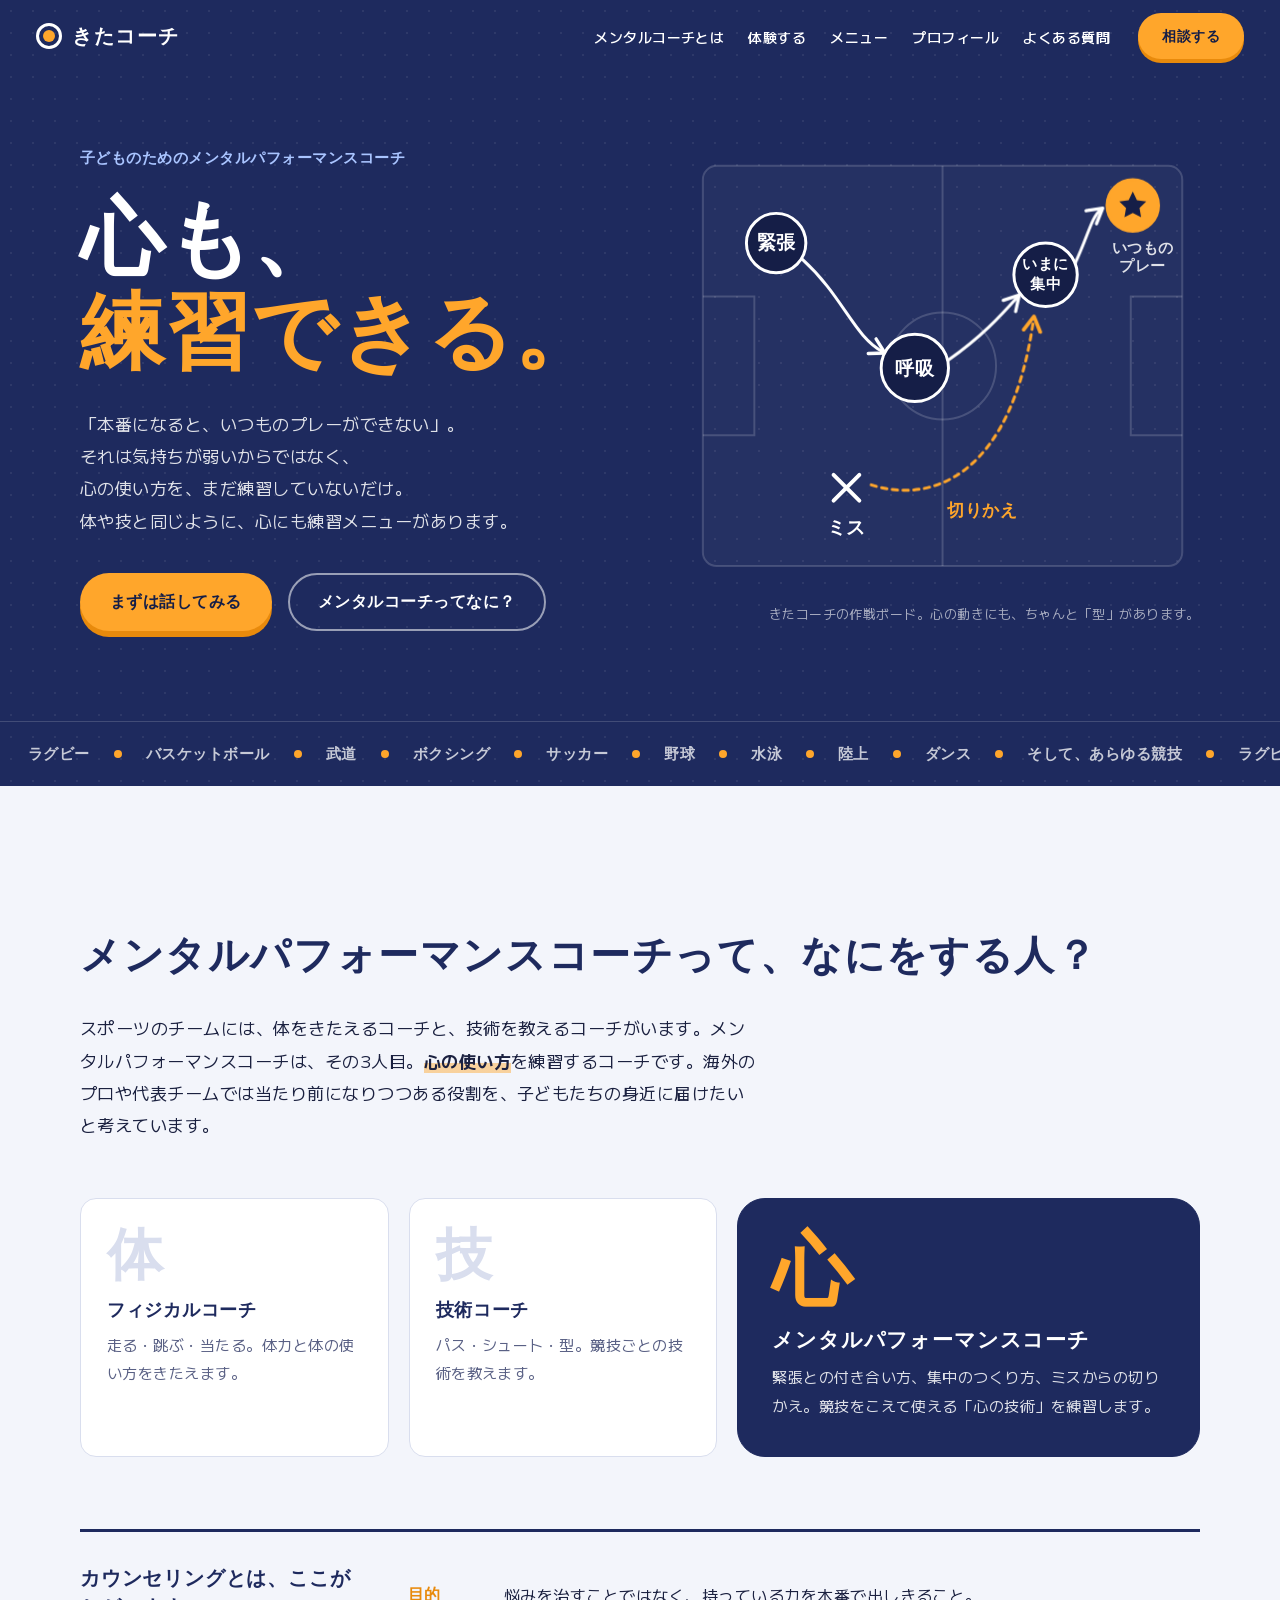
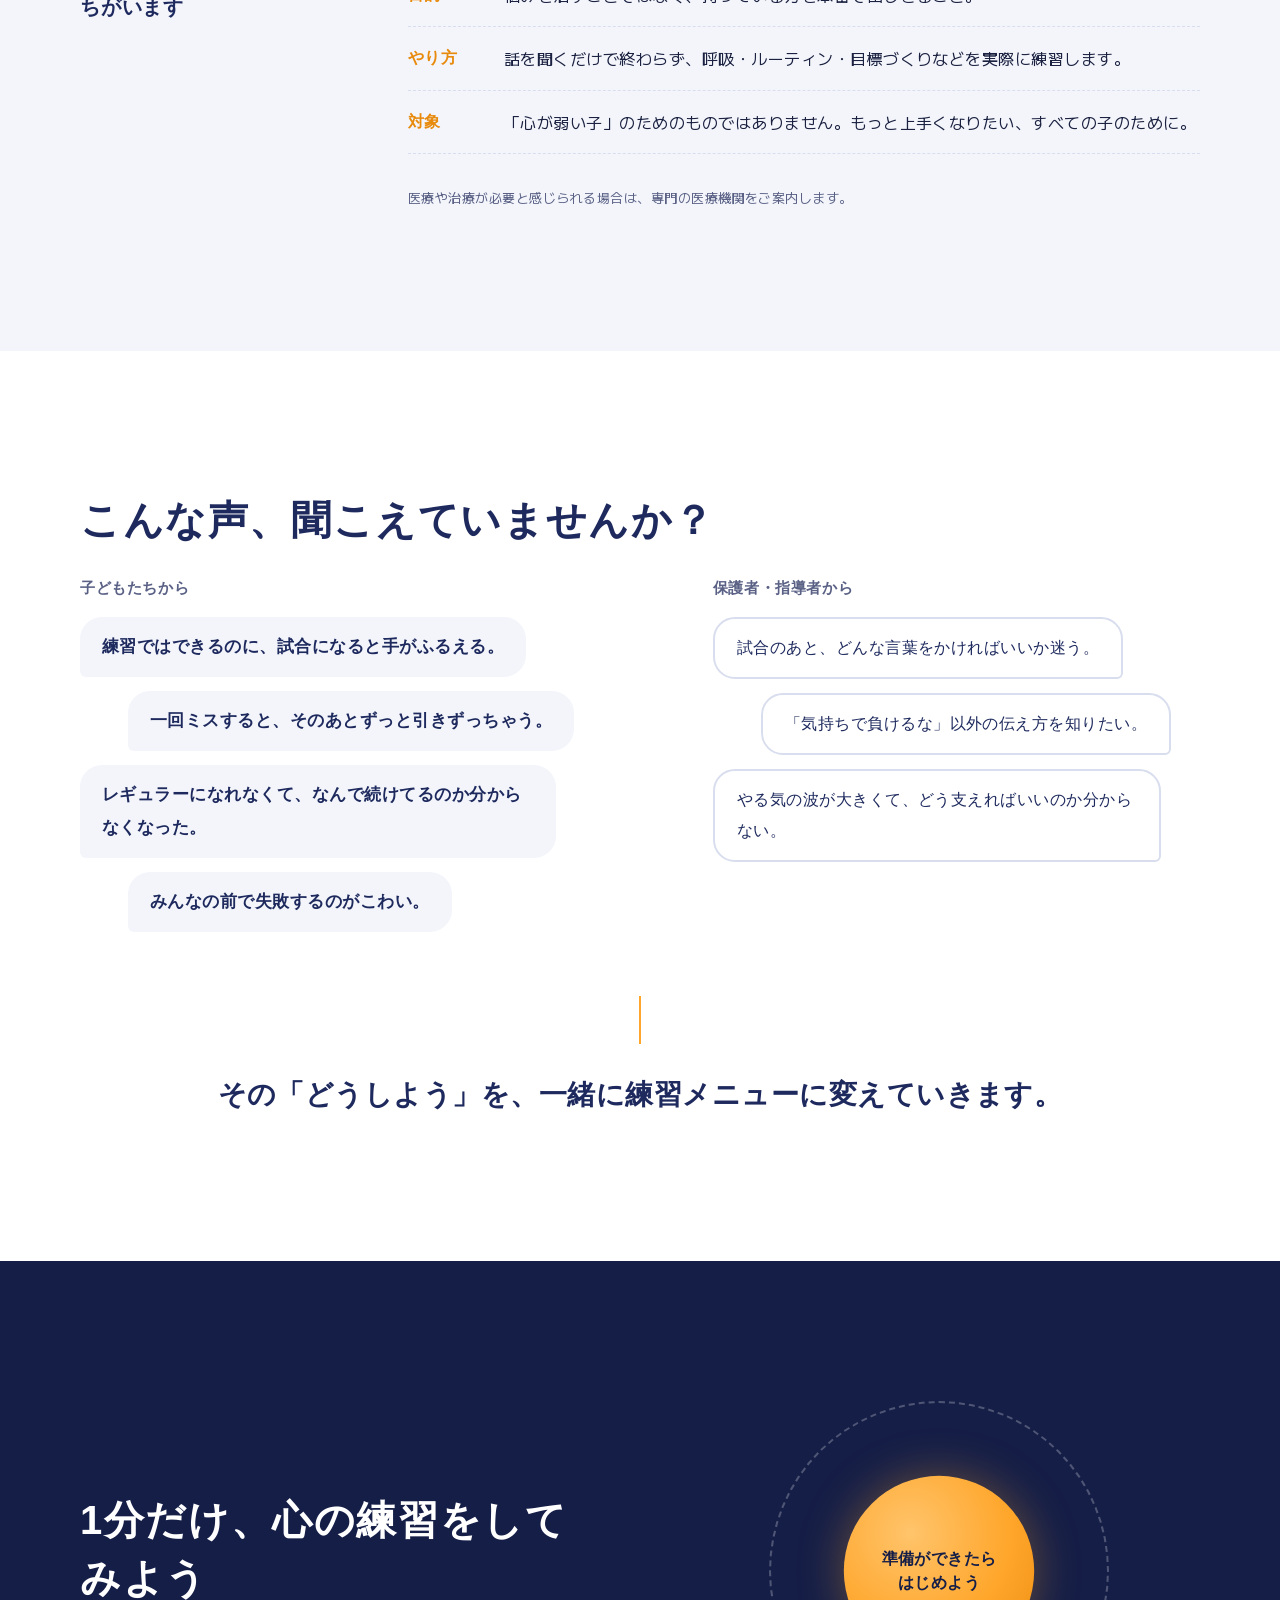
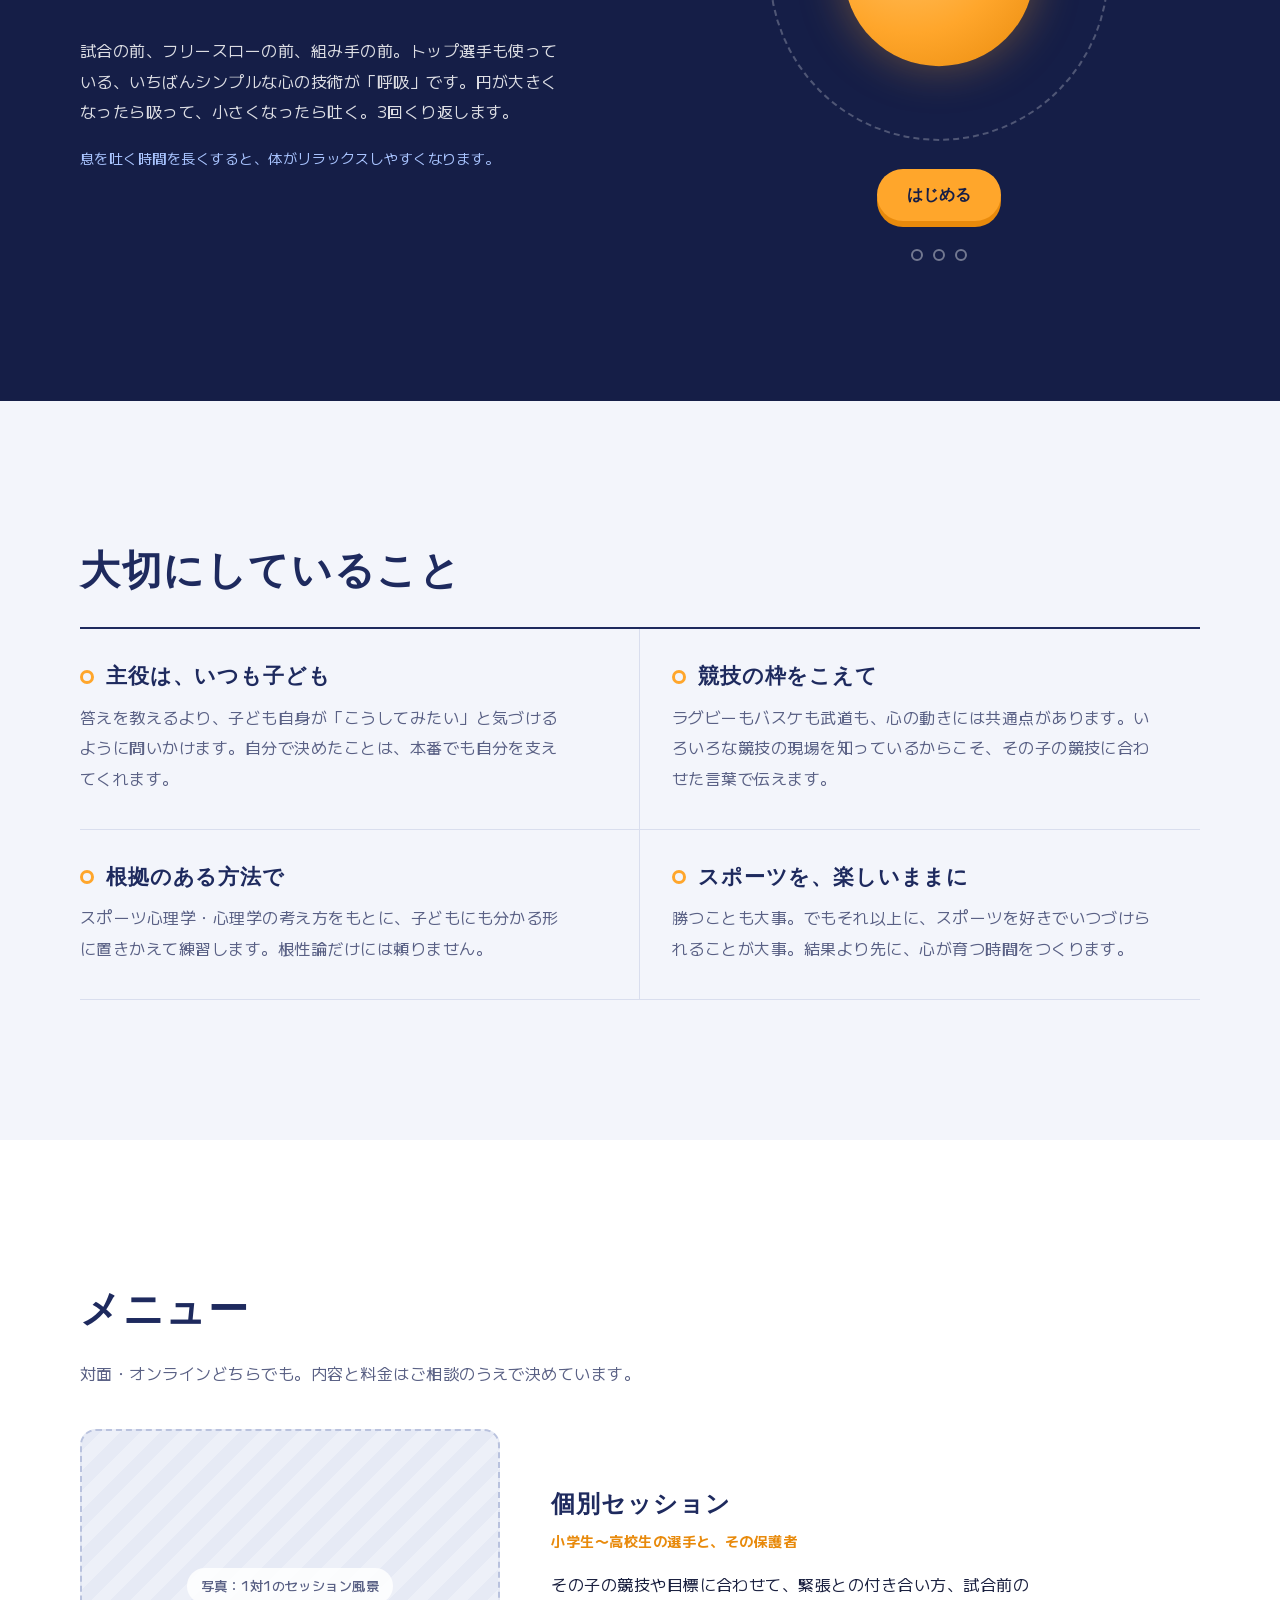
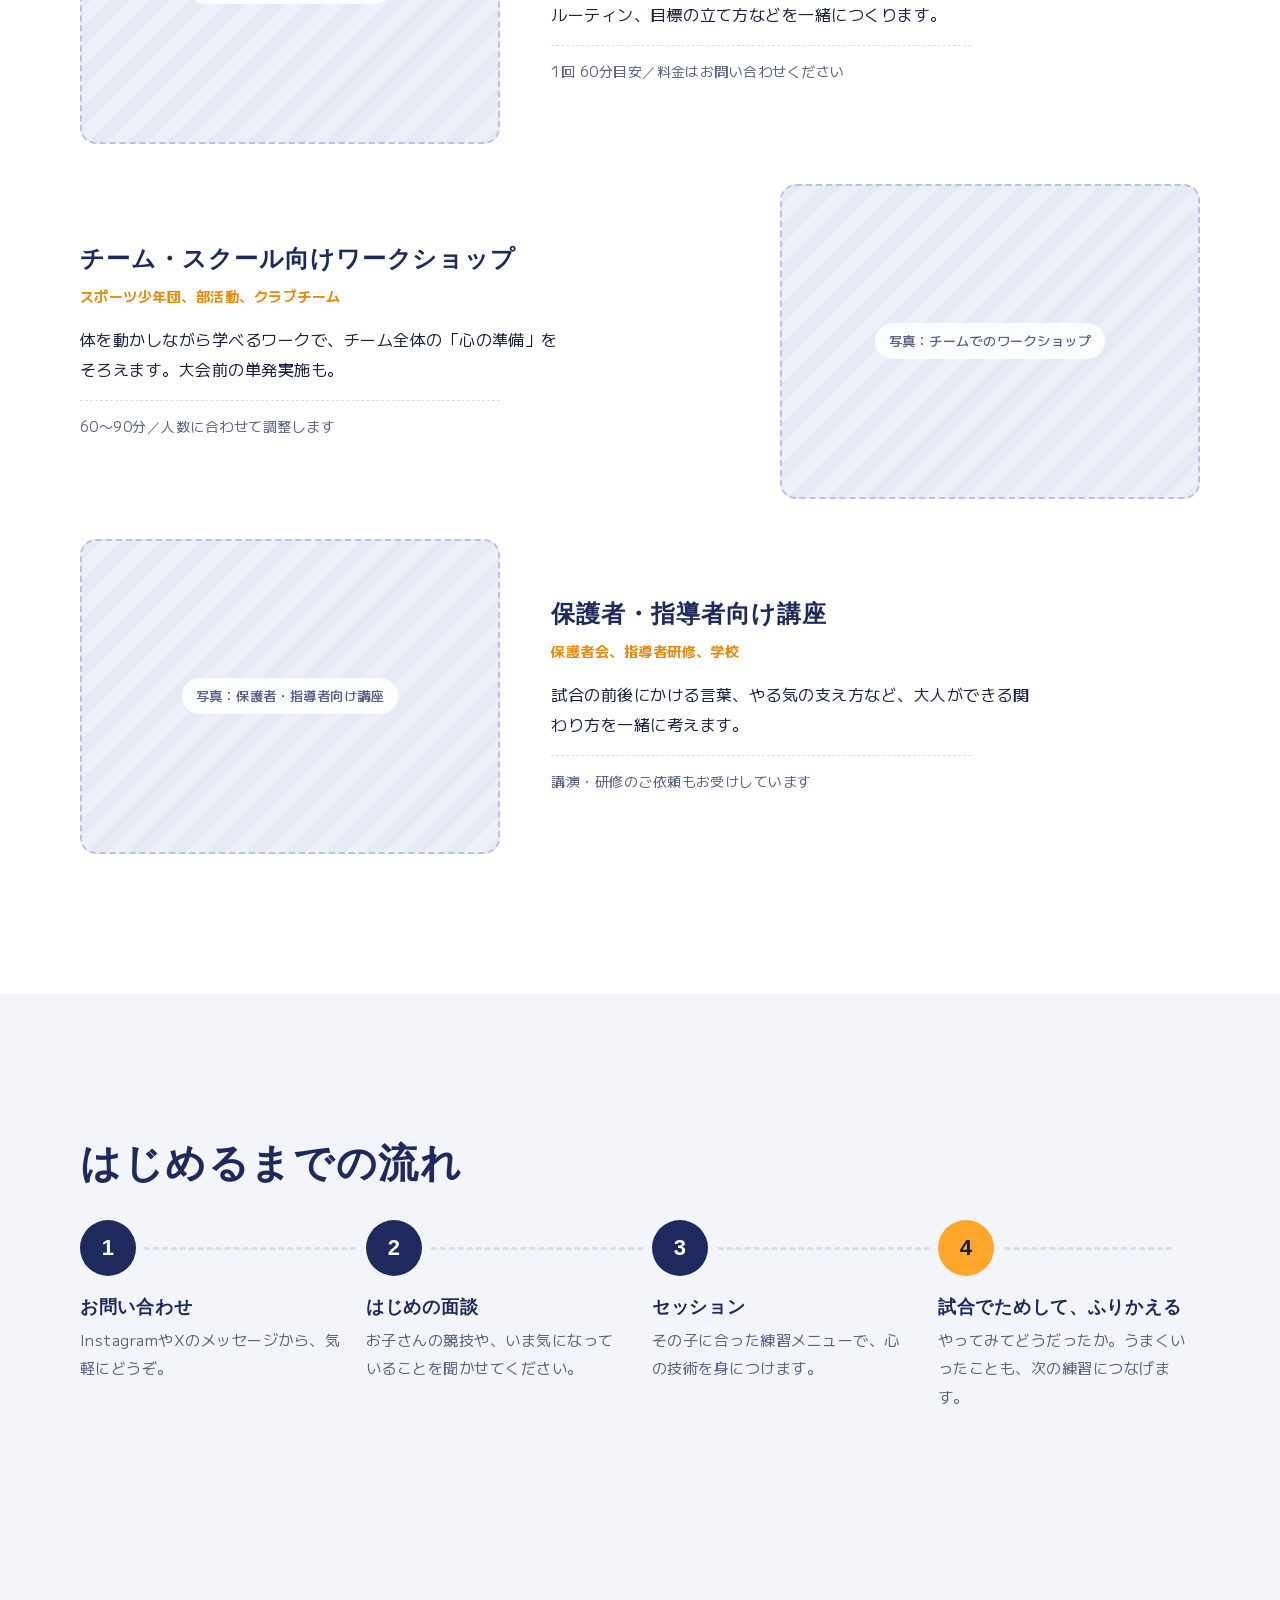
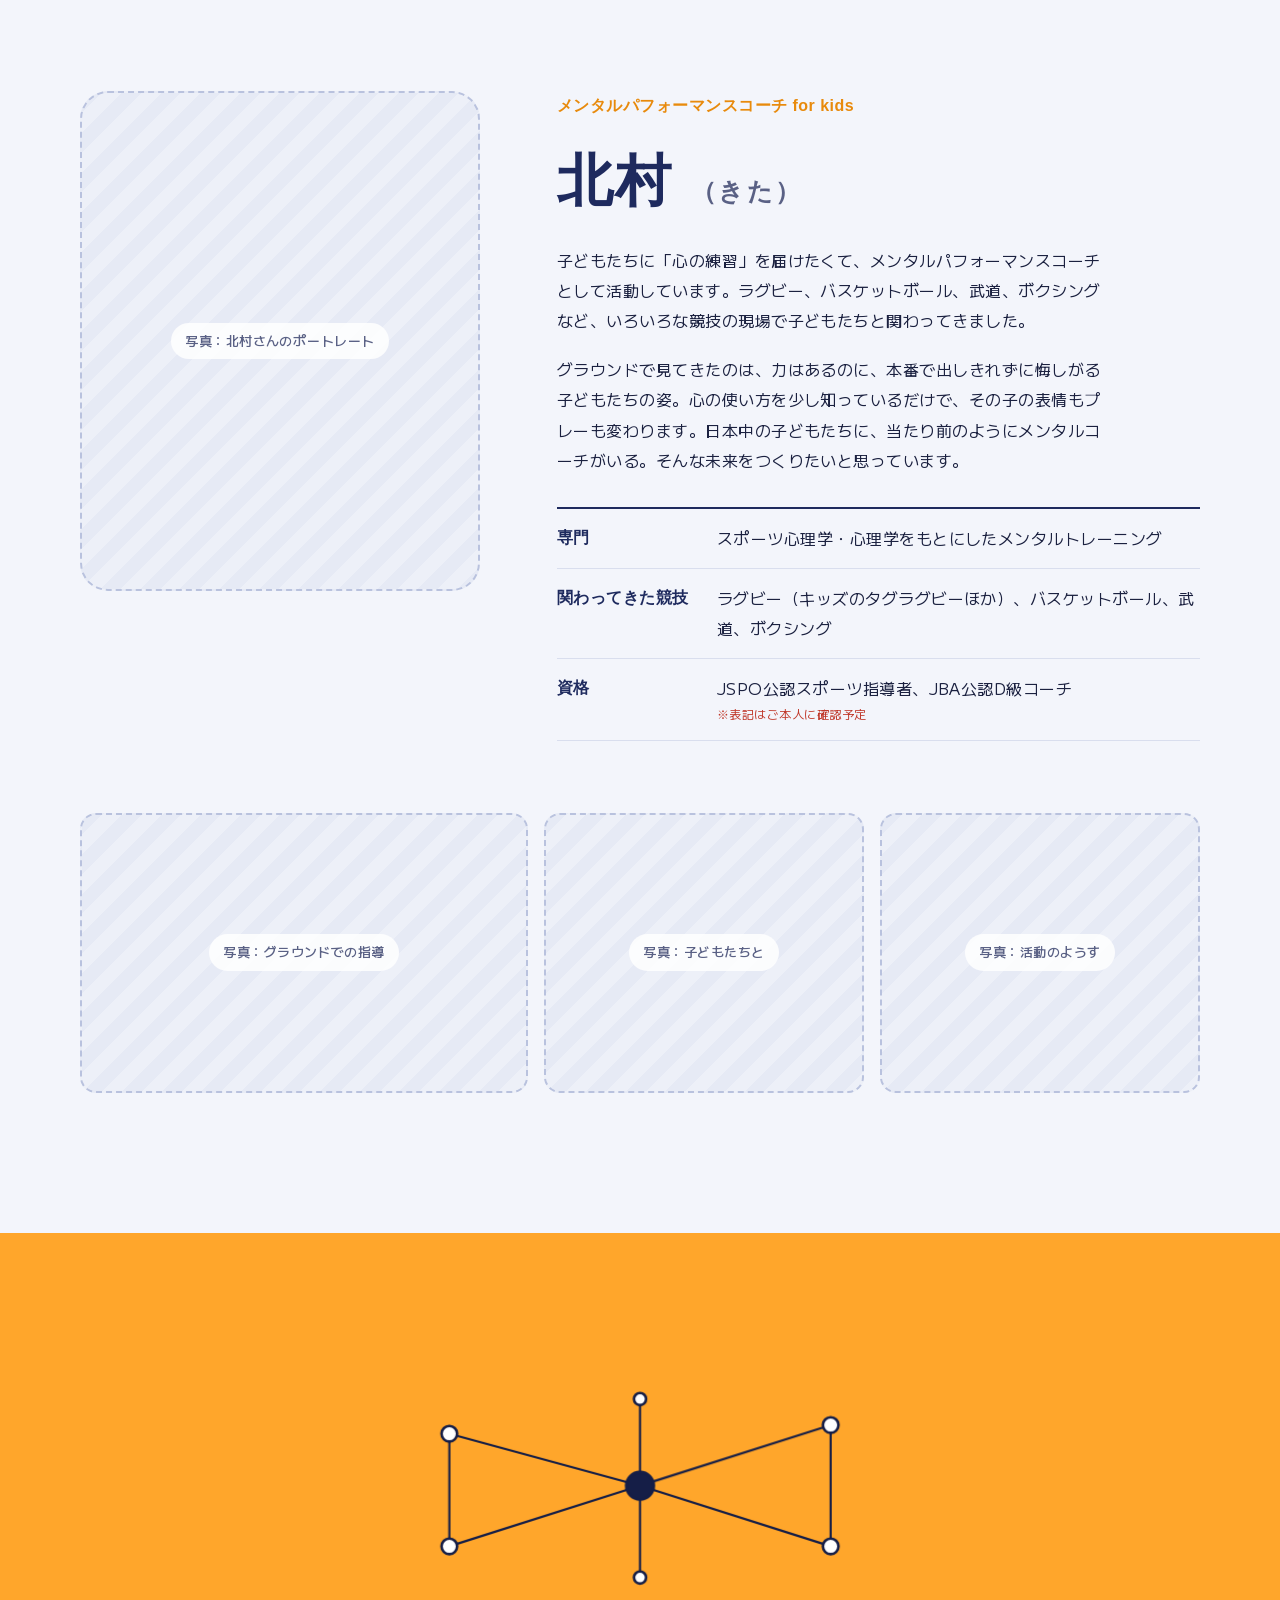
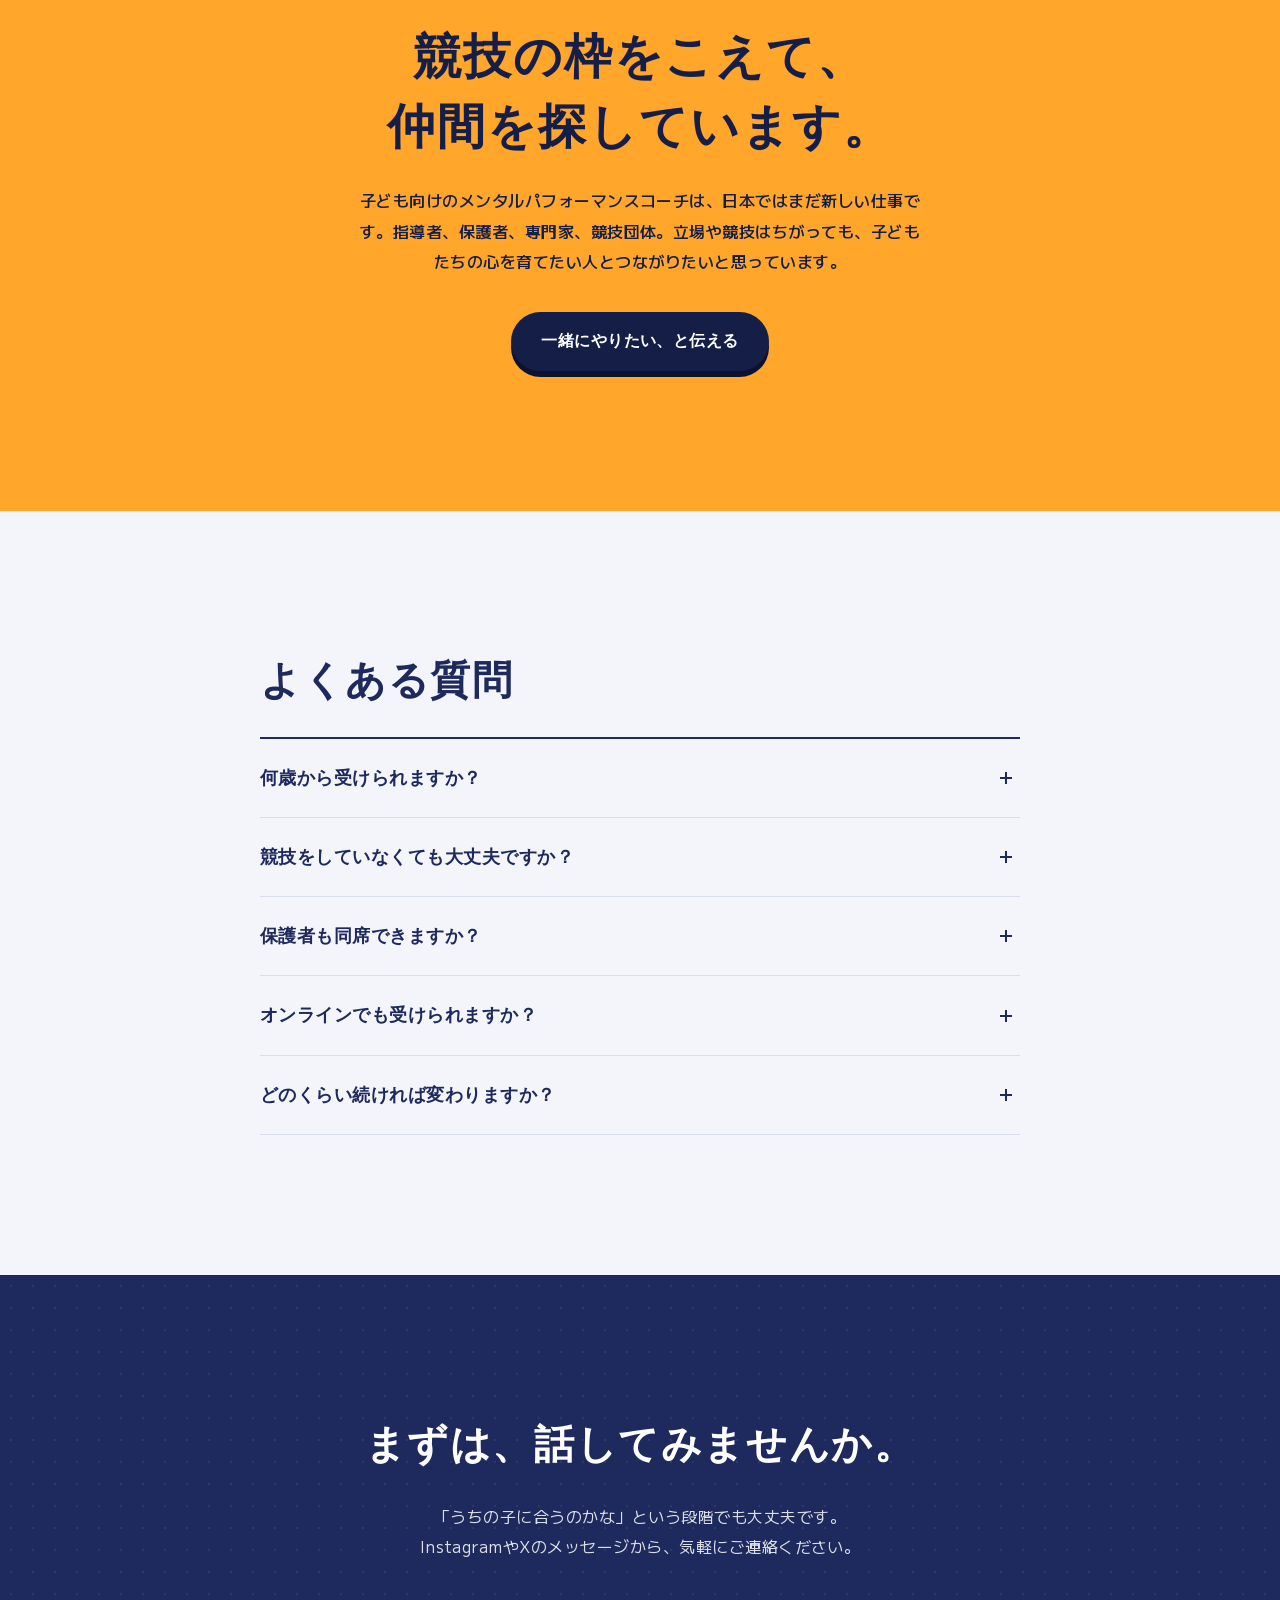
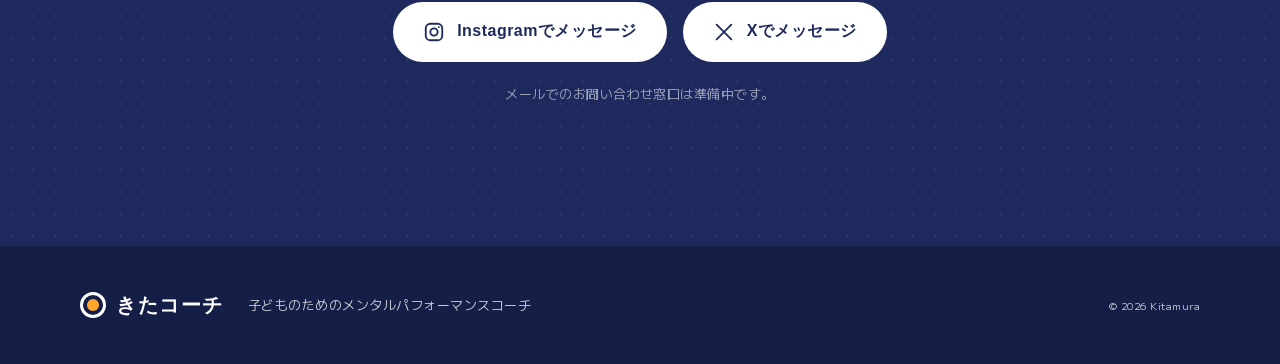
<file: case-2611-ujrm/index.html>
<!DOCTYPE html>
<html lang="ja">
<head>
<meta charset="UTF-8">
<meta name="viewport" content="width=device-width, initial-scale=1, viewport-fit=cover">
<meta name="robots" content="noindex, nofollow">
<title>きたコーチ｜子どものためのメンタルパフォーマンスコーチ（デモ）</title>
<meta name="description" content="子どものためのメンタルパフォーマンスコーチ・北村（きた）のホームページ。試合で力を出しきるための「心の練習」を、競技の枠をこえて届けます。">
<meta name="theme-color" content="#1e2a5e">
<link rel="preconnect" href="https://fonts.googleapis.com">
<link rel="preconnect" href="https://fonts.gstatic.com" crossorigin>
<link href="https://fonts.googleapis.com/css2?family=M+PLUS+2:wght@400;500;700&family=Zen+Maru+Gothic:wght@500;700;900&display=swap" rel="stylesheet">
<link rel="stylesheet" href="css/style.css">
</head>
<body>

<a class="skip" href="#main">本文へ移動</a>

<!-- ===== Header ===== -->
<header class="header" id="header">
  <a class="brand" href="#top" aria-label="きたコーチ トップへ">
    <span class="brand__mark" aria-hidden="true"></span>
    <span class="brand__name">きたコーチ</span>
  </a>
  <nav class="nav" id="nav" aria-label="メインメニュー">
    <ul>
      <li><a href="#about">メンタルコーチとは</a></li>
      <li><a href="#breathe">体験する</a></li>
      <li><a href="#menu">メニュー</a></li>
      <li><a href="#profile">プロフィール</a></li>
      <li><a href="#faq">よくある質問</a></li>
    </ul>
    <a class="btn btn--sun nav__cta" href="#contact">相談する</a>
  </nav>
  <button class="burger" id="burger" aria-expanded="false" aria-controls="nav" aria-label="メニューを開く">
    <span></span><span></span>
  </button>
</header>

<main id="main">

<!-- ===== Hero ===== -->
<section class="hero" id="top">
  <div class="hero__inner wrap">
    <div class="hero__text">
      <p class="hero__role">子どものためのメンタルパフォーマンスコーチ</p>
      <h1 class="hero__title">
        <span class="hero__line">心も、</span>
        <span class="hero__line">練習できる。</span>
      </h1>
      <p class="hero__lead">
        「本番になると、いつものプレーができない」。<br>
        それは気持ちが弱いからではなく、<br class="sp-hide">心の使い方を、まだ練習していないだけ。<br>
        体や技と同じように、心にも練習メニューがあります。
      </p>
      <div class="hero__actions">
        <a class="btn btn--sun" href="#contact">まずは話してみる</a>
        <a class="btn btn--ghost" href="#about">メンタルコーチってなに？</a>
      </div>
    </div>

    <figure class="board" aria-label="作戦ボード：きんちょうしたら、深呼吸して、いまに集中。ミスしても切りかえて、いつものプレーへ。">
      <svg class="board__svg" viewBox="0 0 520 440" role="img" aria-hidden="true">
        <defs>
          <marker id="arrow" viewBox="0 0 10 10" refX="7" refY="5" markerWidth="7" markerHeight="7" orient="auto-start-reverse">
            <path d="M1 1 L8 5 L1 9" fill="none" stroke="#fff" stroke-width="1.6" stroke-linecap="round" stroke-linejoin="round"/>
          </marker>
          <marker id="arrowSun" viewBox="0 0 10 10" refX="7" refY="5" markerWidth="7" markerHeight="7" orient="auto-start-reverse">
            <path d="M1 1 L8 5 L1 9" fill="none" stroke="#ffa62b" stroke-width="1.8" stroke-linecap="round" stroke-linejoin="round"/>
          </marker>
        </defs>
        <!-- field -->
        <g class="board__field">
          <rect x="18" y="18" width="484" height="404" rx="14"/>
          <line x1="260" y1="18" x2="260" y2="422"/>
          <circle cx="260" cy="220" r="54"/>
          <path d="M18 150 h52 v140 h-52"/>
          <path d="M502 150 h-52 v140 h52"/>
        </g>

        <!-- play 1: 緊張 → 呼吸 -->
        <g class="node n1">
          <circle cx="92" cy="96" r="30"/>
          <text x="92" y="102">緊張</text>
        </g>
        <path class="chalk c1" d="M118 112 C 160 150, 170 190, 200 206" marker-end="url(#arrow)"/>

        <g class="node n2">
          <circle cx="232" cy="222" r="34"/>
          <text x="232" y="229">呼吸</text>
        </g>
        <path class="chalk c2" d="M266 214 C 300 190, 318 170, 336 150" marker-end="url(#arrow)"/>

        <g class="node n3">
          <circle cx="364" cy="128" r="32"/>
          <text x="364" y="122" class="sm">いまに</text>
          <text x="364" y="142" class="sm">集中</text>
        </g>
        <path class="chalk c3" d="M394 116 C 408 86, 410 70, 420 62" marker-end="url(#arrow)"/>

        <g class="node node--goal n4">
          <circle cx="452" cy="58" r="26"/>
          <path d="M452 44 l4.2 8.6 9.4 1.4-6.8 6.6 1.6 9.4-8.4-4.4-8.4 4.4 1.6-9.4-6.8-6.6 9.4-1.4z"/>
        </g>
        <text class="board__note n4" x="462" y="106">いつもの<tspan x="462" dy="18">プレー</tspan></text>

        <!-- play 2: ミス → 切りかえ -->
        <g class="cross n5">
          <path d="M150 330 l26 26 M176 330 l-26 26"/>
          <text x="163" y="390">ミス</text>
        </g>
        <path class="chalk chalk--sun c5" d="M188 340 C 250 360, 330 330, 352 172" marker-end="url(#arrowSun)"/>
        <text class="board__note board__note--sun n6" x="300" y="372">切りかえ</text>
      </svg>
      <figcaption class="board__caption">きたコーチの作戦ボード。心の動きにも、ちゃんと「型」があります。</figcaption>
    </figure>
  </div>

  <ul class="sports" aria-label="対象の競技">
    <li>ラグビー</li><li>バスケットボール</li><li>武道</li><li>ボクシング</li><li>サッカー</li><li>野球</li><li>水泳</li><li>陸上</li><li>ダンス</li><li>そして、あらゆる競技</li>
  </ul>
</section>

<!-- ===== About ===== -->
<section class="about section" id="about">
  <div class="wrap">
    <h2 class="h2">メンタルパフォーマンスコーチって、<br class="sp-only">なにをする人？</h2>
    <p class="about__lead">
      スポーツのチームには、体をきたえるコーチと、技術を教えるコーチがいます。メンタルパフォーマンスコーチは、その3人目。<strong>心の使い方</strong>を練習するコーチです。海外のプロや代表チームでは当たり前になりつつある役割を、子どもたちの身近に届けたいと考えています。
    </p>

    <div class="trio">
      <article class="trio__item">
        <p class="trio__kanji" aria-hidden="true">体</p>
        <h3>フィジカルコーチ</h3>
        <p>走る・跳ぶ・当たる。体力と体の使い方をきたえます。</p>
      </article>
      <article class="trio__item">
        <p class="trio__kanji" aria-hidden="true">技</p>
        <h3>技術コーチ</h3>
        <p>パス・シュート・型。競技ごとの技術を教えます。</p>
      </article>
      <article class="trio__item trio__item--mind">
        <p class="trio__kanji" aria-hidden="true">心</p>
        <h3>メンタルパフォーマンスコーチ</h3>
        <p>緊張との付き合い方、集中のつくり方、ミスからの切りかえ。競技をこえて使える「心の技術」を練習します。</p>
      </article>
    </div>

    <div class="diff">
      <h3 class="diff__title">カウンセリングとは、ここがちがいます</h3>
      <dl class="diff__list">
        <div>
          <dt>目的</dt>
          <dd>悩みを治すことではなく、持っている力を本番で出しきること。</dd>
        </div>
        <div>
          <dt>やり方</dt>
          <dd>話を聞くだけで終わらず、呼吸・ルーティン・目標づくりなどを実際に練習します。</dd>
        </div>
        <div>
          <dt>対象</dt>
          <dd>「心が弱い子」のためのものではありません。もっと上手くなりたい、すべての子のために。</dd>
        </div>
      </dl>
      <p class="diff__note">医療や治療が必要と感じられる場合は、専門の医療機関をご案内します。</p>
    </div>
  </div>
</section>

<!-- ===== Voices ===== -->
<section class="voices section" id="voices">
  <div class="wrap">
    <h2 class="h2">こんな声、聞こえていませんか？</h2>
    <div class="voices__cols">
      <div class="voices__group">
        <h3 class="voices__who">子どもたちから</h3>
        <ul class="bubbles">
          <li>練習ではできるのに、試合になると手がふるえる。</li>
          <li>一回ミスすると、そのあとずっと引きずっちゃう。</li>
          <li>レギュラーになれなくて、なんで続けてるのか分からなくなった。</li>
          <li>みんなの前で失敗するのがこわい。</li>
        </ul>
      </div>
      <div class="voices__group voices__group--adult">
        <h3 class="voices__who">保護者・指導者から</h3>
        <ul class="bubbles bubbles--adult">
          <li>試合のあと、どんな言葉をかければいいか迷う。</li>
          <li>「気持ちで負けるな」以外の伝え方を知りたい。</li>
          <li>やる気の波が大きくて、どう支えればいいのか分からない。</li>
        </ul>
      </div>
    </div>
    <p class="voices__answer">その「どうしよう」を、<br class="sp-only">一緒に練習メニューに変えていきます。</p>
  </div>
</section>

<!-- ===== Breathe (interactive) ===== -->
<section class="breathe section" id="breathe">
  <div class="wrap breathe__inner">
    <div class="breathe__text">
      <h2 class="h2 h2--light">1分だけ、心の練習をしてみよう</h2>
      <p>
        試合の前、フリースローの前、組み手の前。トップ選手も使っている、いちばんシンプルな心の技術が「呼吸」です。円が大きくなったら吸って、小さくなったら吐く。3回くり返します。
      </p>
      <p class="breathe__hint">息を吐く時間を長くすると、体がリラックスしやすくなります。</p>
    </div>
    <div class="breathe__tool">
      <div class="orb" id="orb">
        <div class="orb__ring" aria-hidden="true"></div>
        <div class="orb__core" aria-hidden="true"></div>
        <p class="orb__label" id="orbLabel" aria-live="polite">準備ができたら<br>はじめよう</p>
        <p class="orb__count" id="orbCount" aria-hidden="true"></p>
      </div>
      <button class="btn btn--sun breathe__btn" id="breatheBtn" type="button">はじめる</button>
      <ol class="breathe__rounds" id="rounds" aria-label="進み具合">
        <li></li><li></li><li></li>
      </ol>
    </div>
  </div>
</section>

<!-- ===== Values ===== -->
<section class="values section" id="values">
  <div class="wrap">
    <h2 class="h2">大切にしていること</h2>
    <div class="values__list">
      <article class="value">
        <h3>主役は、いつも子ども</h3>
        <p>答えを教えるより、子ども自身が「こうしてみたい」と気づけるように問いかけます。自分で決めたことは、本番でも自分を支えてくれます。</p>
      </article>
      <article class="value">
        <h3>競技の枠をこえて</h3>
        <p>ラグビーもバスケも武道も、心の動きには共通点があります。いろいろな競技の現場を知っているからこそ、その子の競技に合わせた言葉で伝えます。</p>
      </article>
      <article class="value">
        <h3>根拠のある方法で</h3>
        <p>スポーツ心理学・心理学の考え方をもとに、子どもにも分かる形に置きかえて練習します。根性論だけには頼りません。</p>
      </article>
      <article class="value">
        <h3>スポーツを、楽しいままに</h3>
        <p>勝つことも大事。でもそれ以上に、スポーツを好きでいつづけられることが大事。結果より先に、心が育つ時間をつくります。</p>
      </article>
    </div>
  </div>
</section>

<!-- ===== Menu ===== -->
<section class="menu section" id="menu">
  <div class="wrap">
    <h2 class="h2">メニュー</h2>
    <p class="section__lead">対面・オンラインどちらでも。内容と料金はご相談のうえで決めています。</p>
    <div class="menu__list">
      <article class="plan">
        <div class="plan__photo photo-slot" data-label="写真：1対1のセッション風景"></div>
        <div class="plan__body">
          <h3>個別セッション</h3>
          <p class="plan__for">小学生〜高校生の選手と、その保護者</p>
          <p>その子の競技や目標に合わせて、緊張との付き合い方、試合前のルーティン、目標の立て方などを一緒につくります。</p>
          <p class="plan__meta">1回 60分目安／料金はお問い合わせください</p>
        </div>
      </article>
      <article class="plan">
        <div class="plan__photo photo-slot" data-label="写真：チームでのワークショップ"></div>
        <div class="plan__body">
          <h3>チーム・スクール向けワークショップ</h3>
          <p class="plan__for">スポーツ少年団、部活動、クラブチーム</p>
          <p>体を動かしながら学べるワークで、チーム全体の「心の準備」をそろえます。大会前の単発実施も。</p>
          <p class="plan__meta">60〜90分／人数に合わせて調整します</p>
        </div>
      </article>
      <article class="plan">
        <div class="plan__photo photo-slot" data-label="写真：保護者・指導者向け講座"></div>
        <div class="plan__body">
          <h3>保護者・指導者向け講座</h3>
          <p class="plan__for">保護者会、指導者研修、学校</p>
          <p>試合の前後にかける言葉、やる気の支え方など、大人ができる関わり方を一緒に考えます。</p>
          <p class="plan__meta">講演・研修のご依頼もお受けしています</p>
        </div>
      </article>
    </div>
  </div>
</section>

<!-- ===== Flow ===== -->
<section class="flow section" id="flow">
  <div class="wrap">
    <h2 class="h2">はじめるまでの流れ</h2>
    <ol class="steps">
      <li class="step">
        <span class="step__num" aria-hidden="true">1</span>
        <h3>お問い合わせ</h3>
        <p>InstagramやXのメッセージから、気軽にどうぞ。</p>
      </li>
      <li class="step">
        <span class="step__num" aria-hidden="true">2</span>
        <h3>はじめの面談</h3>
        <p>お子さんの競技や、いま気になっていることを聞かせてください。</p>
      </li>
      <li class="step">
        <span class="step__num" aria-hidden="true">3</span>
        <h3>セッション</h3>
        <p>その子に合った練習メニューで、心の技術を身につけます。</p>
      </li>
      <li class="step">
        <span class="step__num" aria-hidden="true">4</span>
        <h3>試合でためして、ふりかえる</h3>
        <p>やってみてどうだったか。うまくいったことも、次の練習につなげます。</p>
      </li>
    </ol>
  </div>
</section>

<!-- ===== Profile ===== -->
<section class="profile section" id="profile">
  <div class="wrap profile__inner">
    <div class="profile__photo photo-slot photo-slot--portrait" data-label="写真：北村さんのポートレート"></div>
    <div class="profile__text">
      <p class="profile__role">メンタルパフォーマンスコーチ for kids</p>
      <h2 class="profile__name">北村 <span>（きた）</span></h2>
      <p>
        子どもたちに「心の練習」を届けたくて、メンタルパフォーマンスコーチとして活動しています。ラグビー、バスケットボール、武道、ボクシングなど、いろいろな競技の現場で子どもたちと関わってきました。
      </p>
      <p>
        グラウンドで見てきたのは、力はあるのに、本番で出しきれずに悔しがる子どもたちの姿。心の使い方を少し知っているだけで、その子の表情もプレーも変わります。日本中の子どもたちに、当たり前のようにメンタルコーチがいる。そんな未来をつくりたいと思っています。
      </p>
      <dl class="profile__facts">
        <div><dt>専門</dt><dd>スポーツ心理学・心理学をもとにしたメンタルトレーニング</dd></div>
        <div><dt>関わってきた競技</dt><dd>ラグビー（キッズのタグラグビーほか）、バスケットボール、武道、ボクシング</dd></div>
        <div><dt>資格</dt><dd>JSPO公認スポーツ指導者、JBA公認D級コーチ<span class="todo">※表記はご本人に確認予定</span></dd></div>
      </dl>
    </div>
  </div>
  <div class="wrap gallery">
    <div class="photo-slot" data-label="写真：グラウンドでの指導"></div>
    <div class="photo-slot" data-label="写真：子どもたちと"></div>
    <div class="photo-slot" data-label="写真：活動のようす"></div>
  </div>
</section>

<!-- ===== Together ===== -->
<section class="together section" id="together">
  <div class="wrap together__inner">
    <svg class="together__net" viewBox="0 0 600 260" aria-hidden="true">
      <g class="net__lines">
        <path d="M80 70 L300 130"/><path d="M80 200 L300 130"/><path d="M300 130 L520 60"/><path d="M300 130 L520 200"/>
        <path d="M80 70 L80 200"/><path d="M520 60 L520 200"/><path d="M300 130 L300 30"/><path d="M300 130 L300 236"/>
      </g>
      <g class="net__dots">
        <circle cx="80" cy="70" r="9"/><circle cx="80" cy="200" r="9"/><circle cx="520" cy="60" r="9"/><circle cx="520" cy="200" r="9"/>
        <circle cx="300" cy="30" r="7"/><circle cx="300" cy="236" r="7"/>
        <circle class="net__center" cx="300" cy="130" r="16"/>
      </g>
    </svg>
    <h2 class="together__title">競技の枠をこえて、<br>仲間を探しています。</h2>
    <p class="together__text">
      子ども向けのメンタルパフォーマンスコーチは、日本ではまだ新しい仕事です。指導者、保護者、専門家、競技団体。立場や競技はちがっても、子どもたちの心を育てたい人とつながりたいと思っています。
    </p>
    <a class="btn btn--sun" href="#contact">一緒にやりたい、と伝える</a>
  </div>
</section>

<!-- ===== FAQ ===== -->
<section class="faq section" id="faq">
  <div class="wrap wrap--narrow">
    <h2 class="h2">よくある質問</h2>
    <div class="faq__list">
      <details>
        <summary>何歳から受けられますか？</summary>
        <p>小学生から高校生までを中心にしています。低学年のお子さんは、遊びの要素を多めにして進めます。年齢に迷ったら、まずご相談ください。</p>
      </details>
      <details>
        <summary>競技をしていなくても大丈夫ですか？</summary>
        <p>大丈夫です。発表会や受験など、「本番で力を出したい」場面すべてに心の技術は使えます。</p>
      </details>
      <details>
        <summary>保護者も同席できますか？</summary>
        <p>はい。はじめの面談はご一緒にどうぞ。セッション中は、お子さんが話しやすい形をご相談しながら決めます。</p>
      </details>
      <details>
        <summary>オンラインでも受けられますか？</summary>
        <p>はい。ビデオ通話でのセッションにも対応しています。チーム向けワークショップは対面がおすすめです。</p>
      </details>
      <details>
        <summary>どのくらい続ければ変わりますか？</summary>
        <p>呼吸のように、その日から使える技術もあります。一方で、本番で自然に使えるようになるには、体の練習と同じでくり返しが大切です。目安はご相談のときにお伝えします。</p>
      </details>
    </div>
  </div>
</section>

<!-- ===== Contact ===== -->
<section class="contact section" id="contact">
  <div class="wrap contact__inner">
    <h2 class="h2 h2--light">まずは、話してみませんか。</h2>
    <p>
      「うちの子に合うのかな」という段階でも大丈夫です。<br class="sp-hide">
      InstagramやXのメッセージから、気軽にご連絡ください。
    </p>
    <div class="contact__links">
      <a class="contact__link" href="https://www.instagram.com/smeckjp/" target="_blank" rel="noopener">
        <svg viewBox="0 0 24 24" aria-hidden="true"><rect x="3" y="3" width="18" height="18" rx="5"/><circle cx="12" cy="12" r="4"/><circle cx="17.3" cy="6.7" r="1" class="fill"/></svg>
        <span>Instagramでメッセージ</span>
      </a>
      <a class="contact__link" href="https://x.com/smeckjp" target="_blank" rel="noopener">
        <svg viewBox="0 0 24 24" aria-hidden="true"><path d="M4 4 L20 20 M20 4 L4 20"/></svg>
        <span>Xでメッセージ</span>
      </a>
    </div>
    <p class="contact__note">メールでのお問い合わせ窓口は準備中です。</p>
  </div>
</section>

</main>

<footer class="footer">
  <div class="wrap footer__inner">
    <p class="brand brand--footer"><span class="brand__mark" aria-hidden="true"></span><span class="brand__name">きたコーチ</span></p>
    <p class="footer__desc">子どものためのメンタルパフォーマンスコーチ</p>
    <p class="footer__copy"><small>&copy; 2026 Kitamura</small></p>
  </div>
</footer>

<script src="js/main.js"></script>
</body>
</html>
</file>
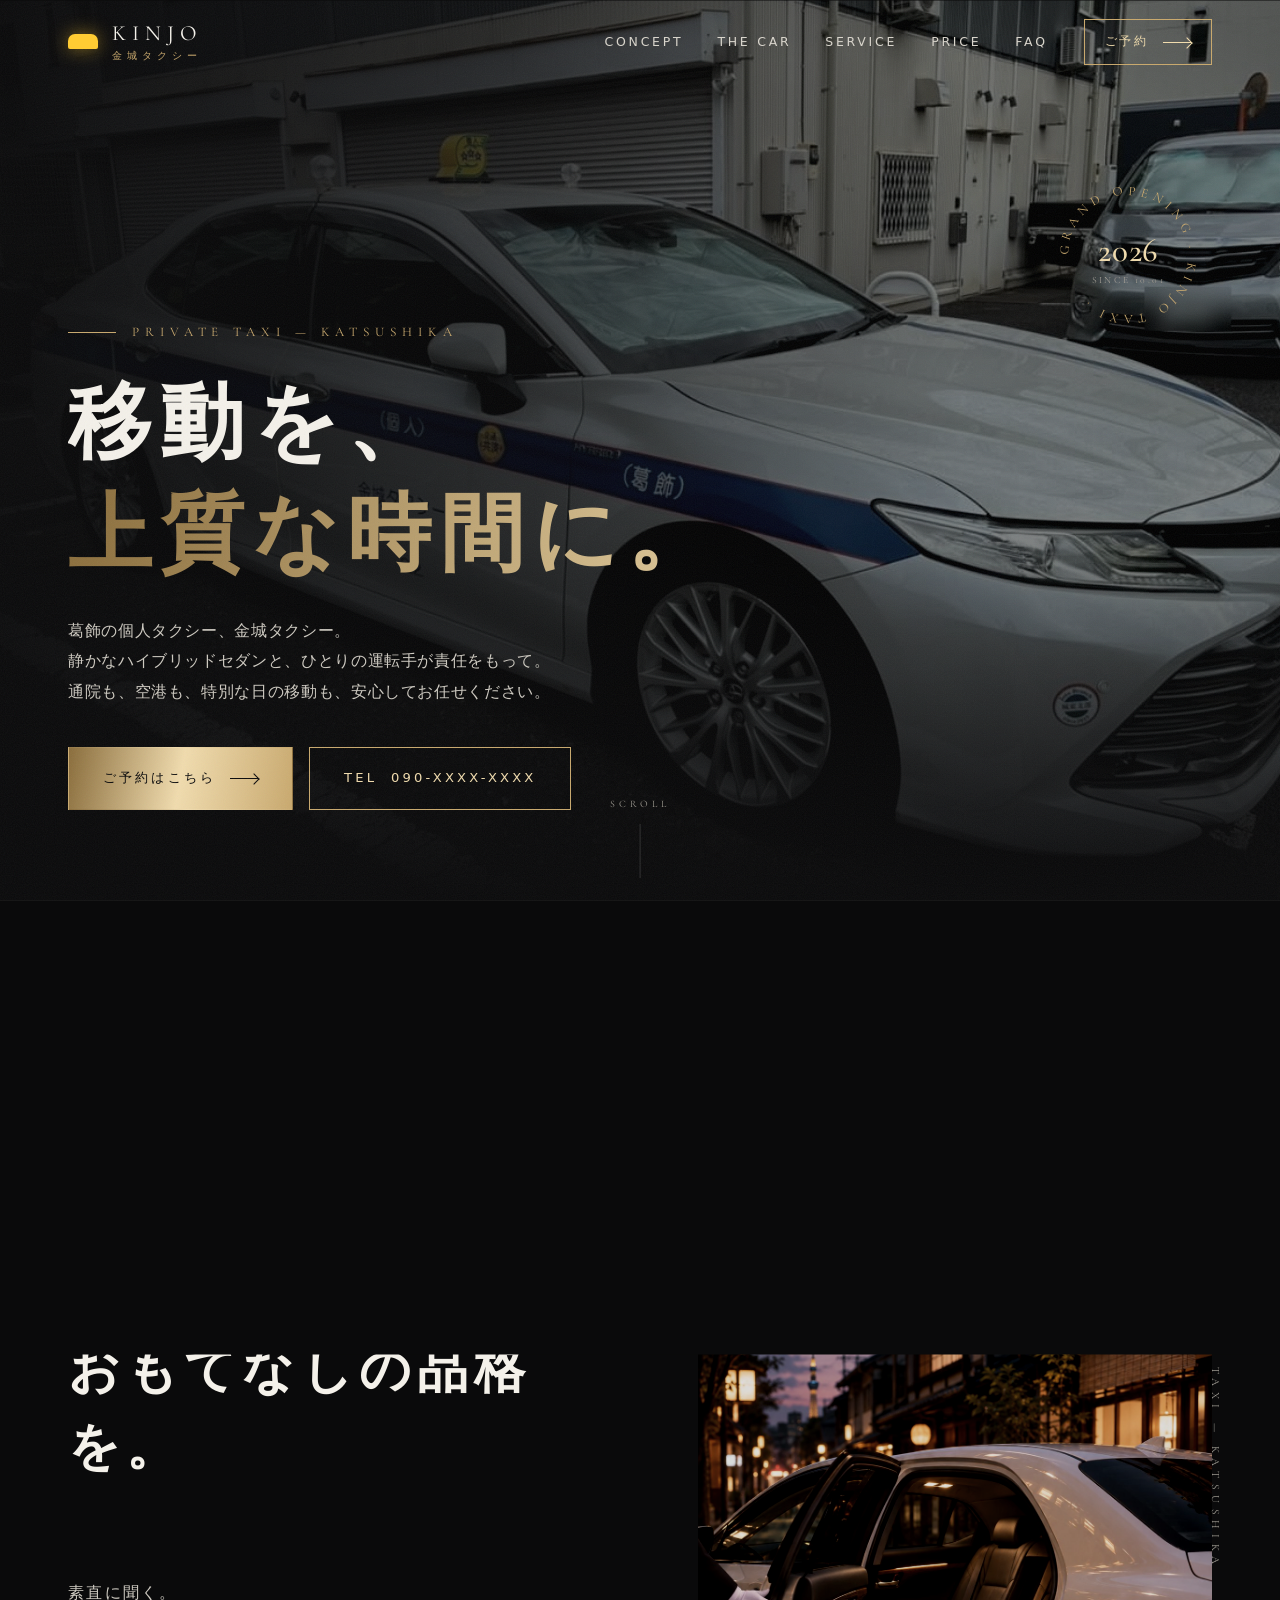
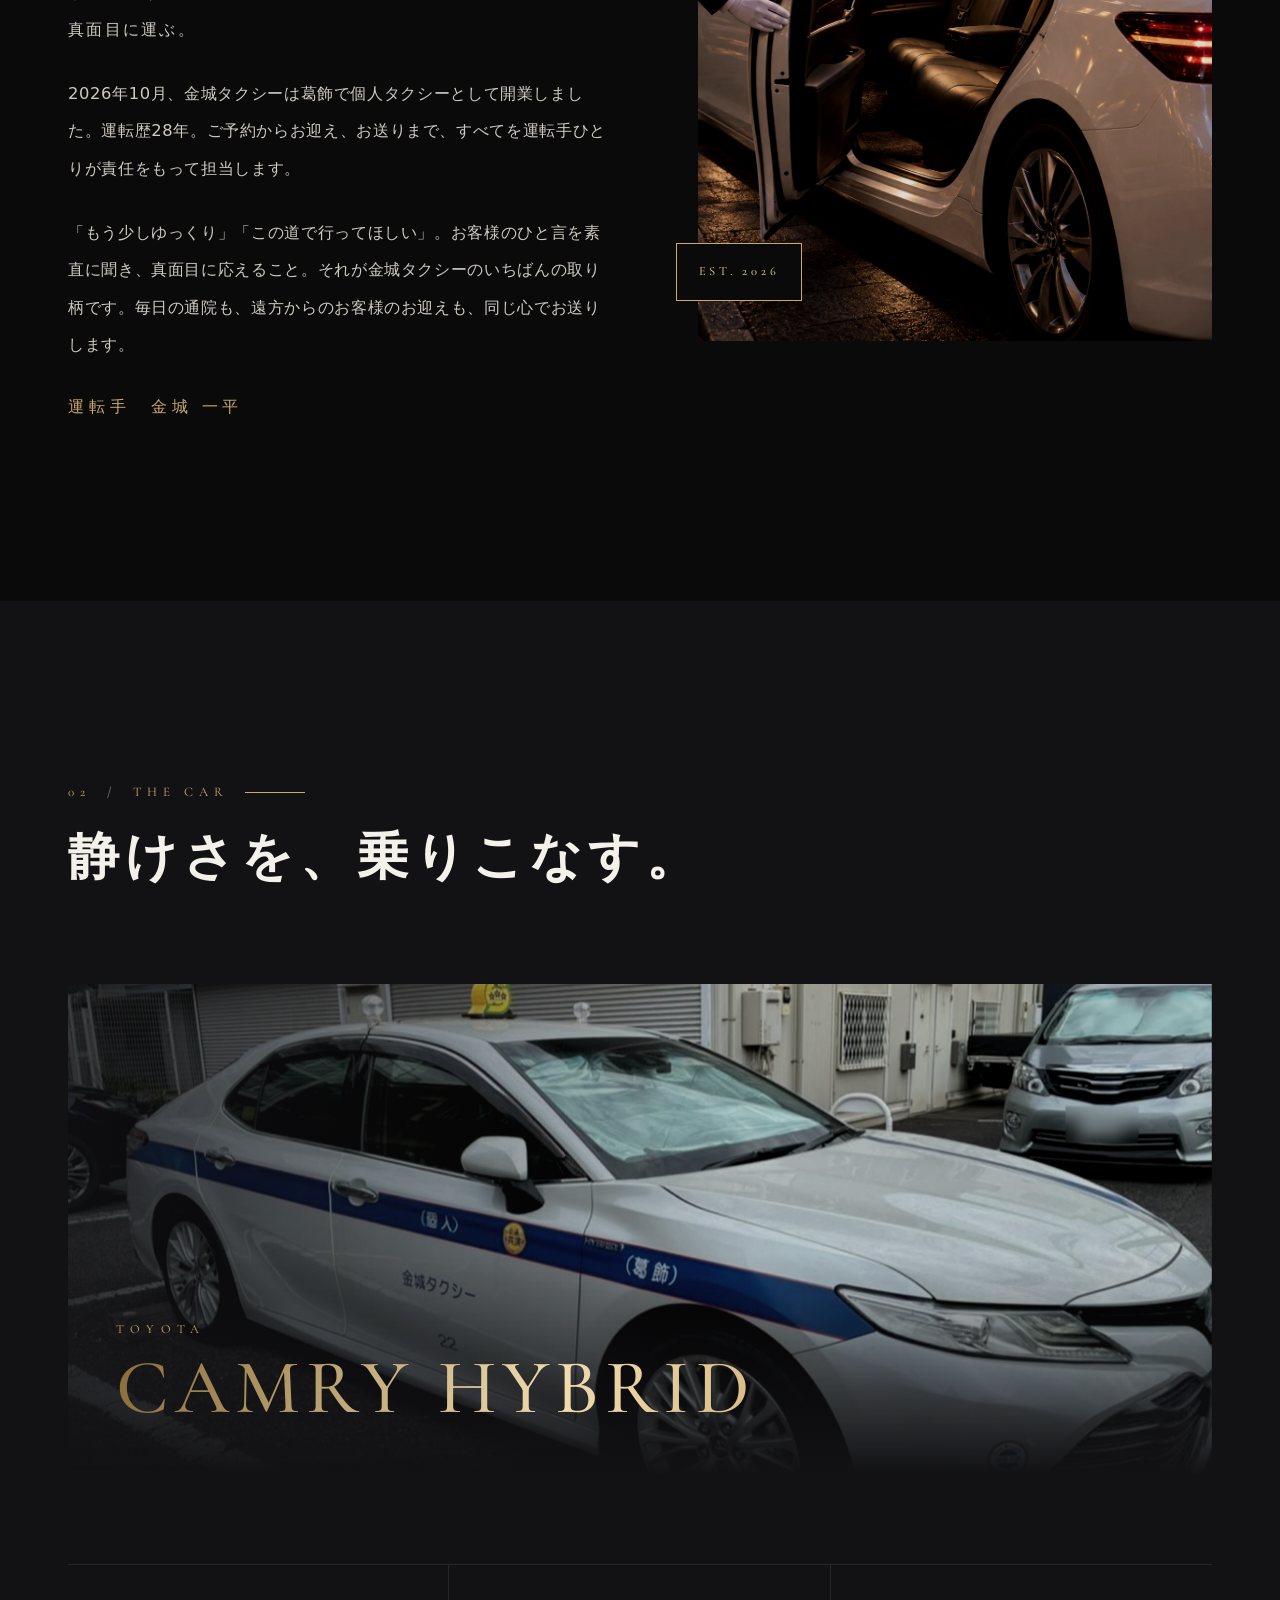
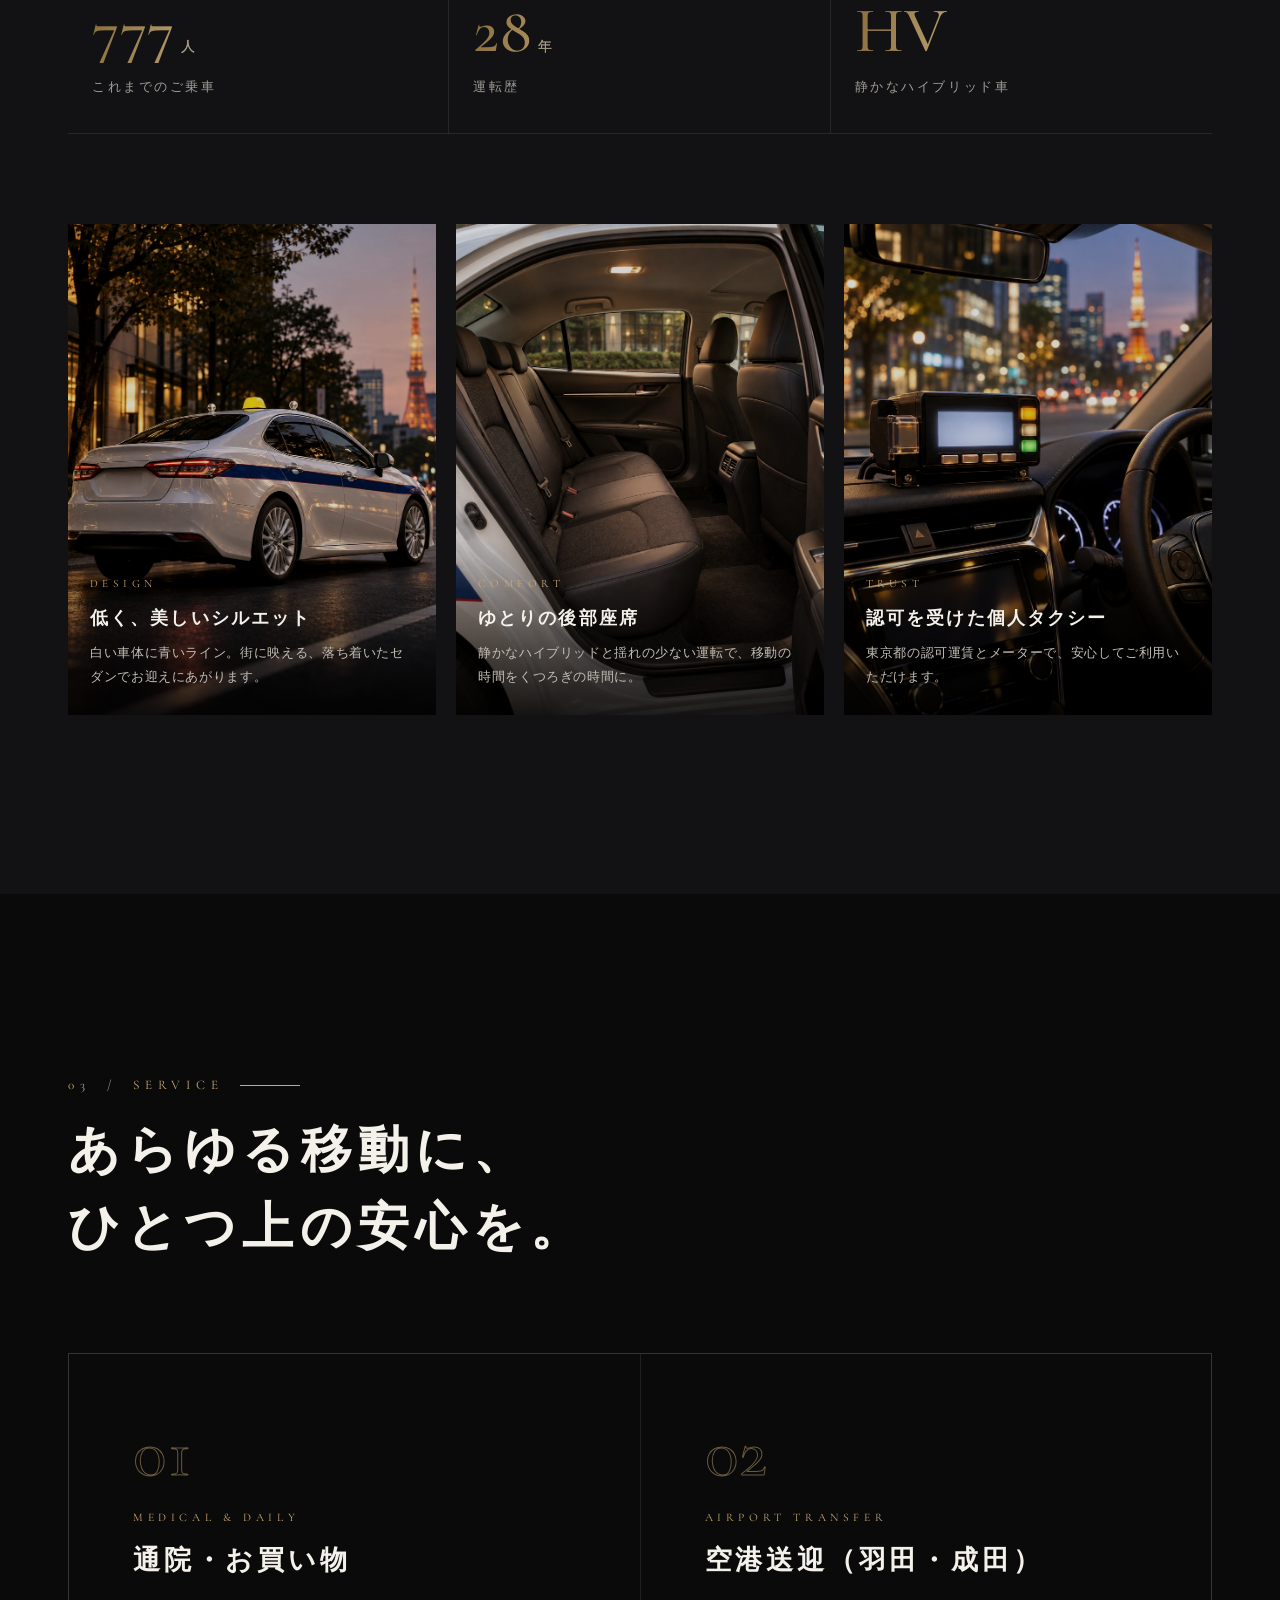
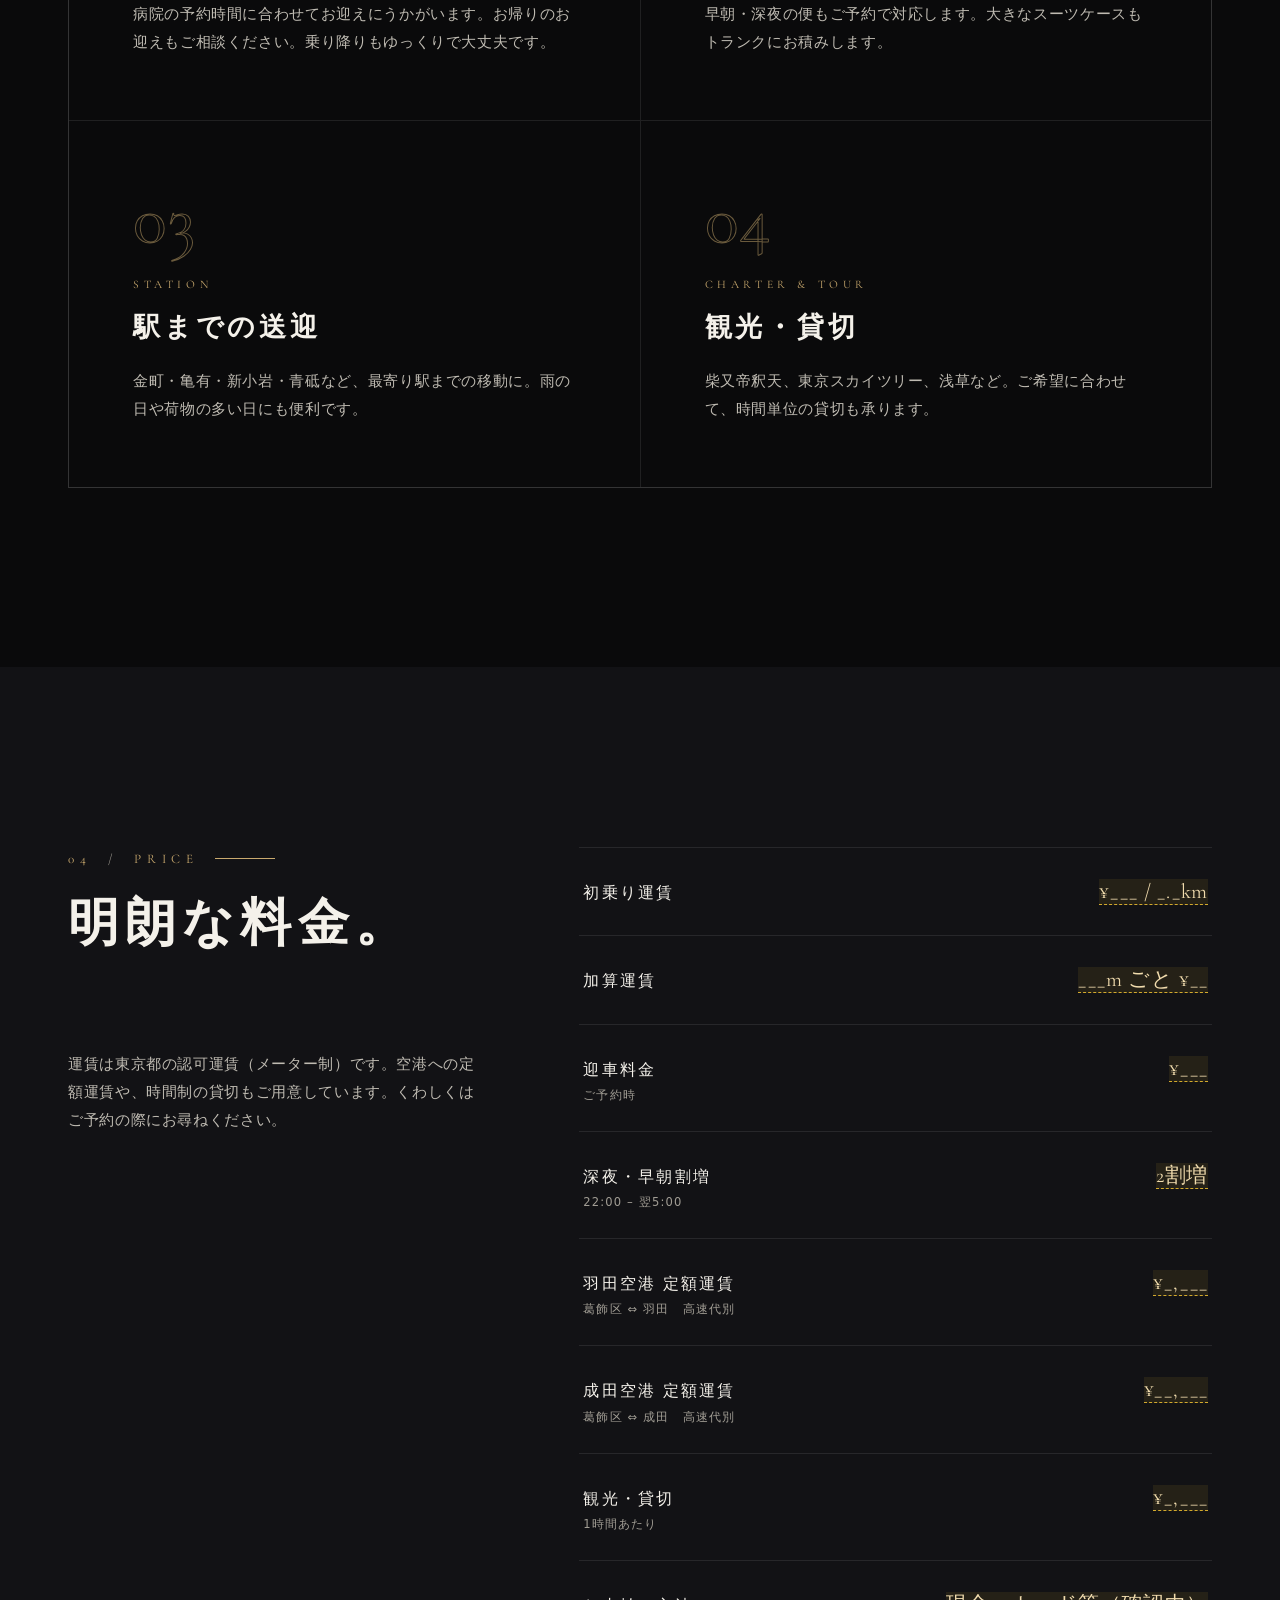
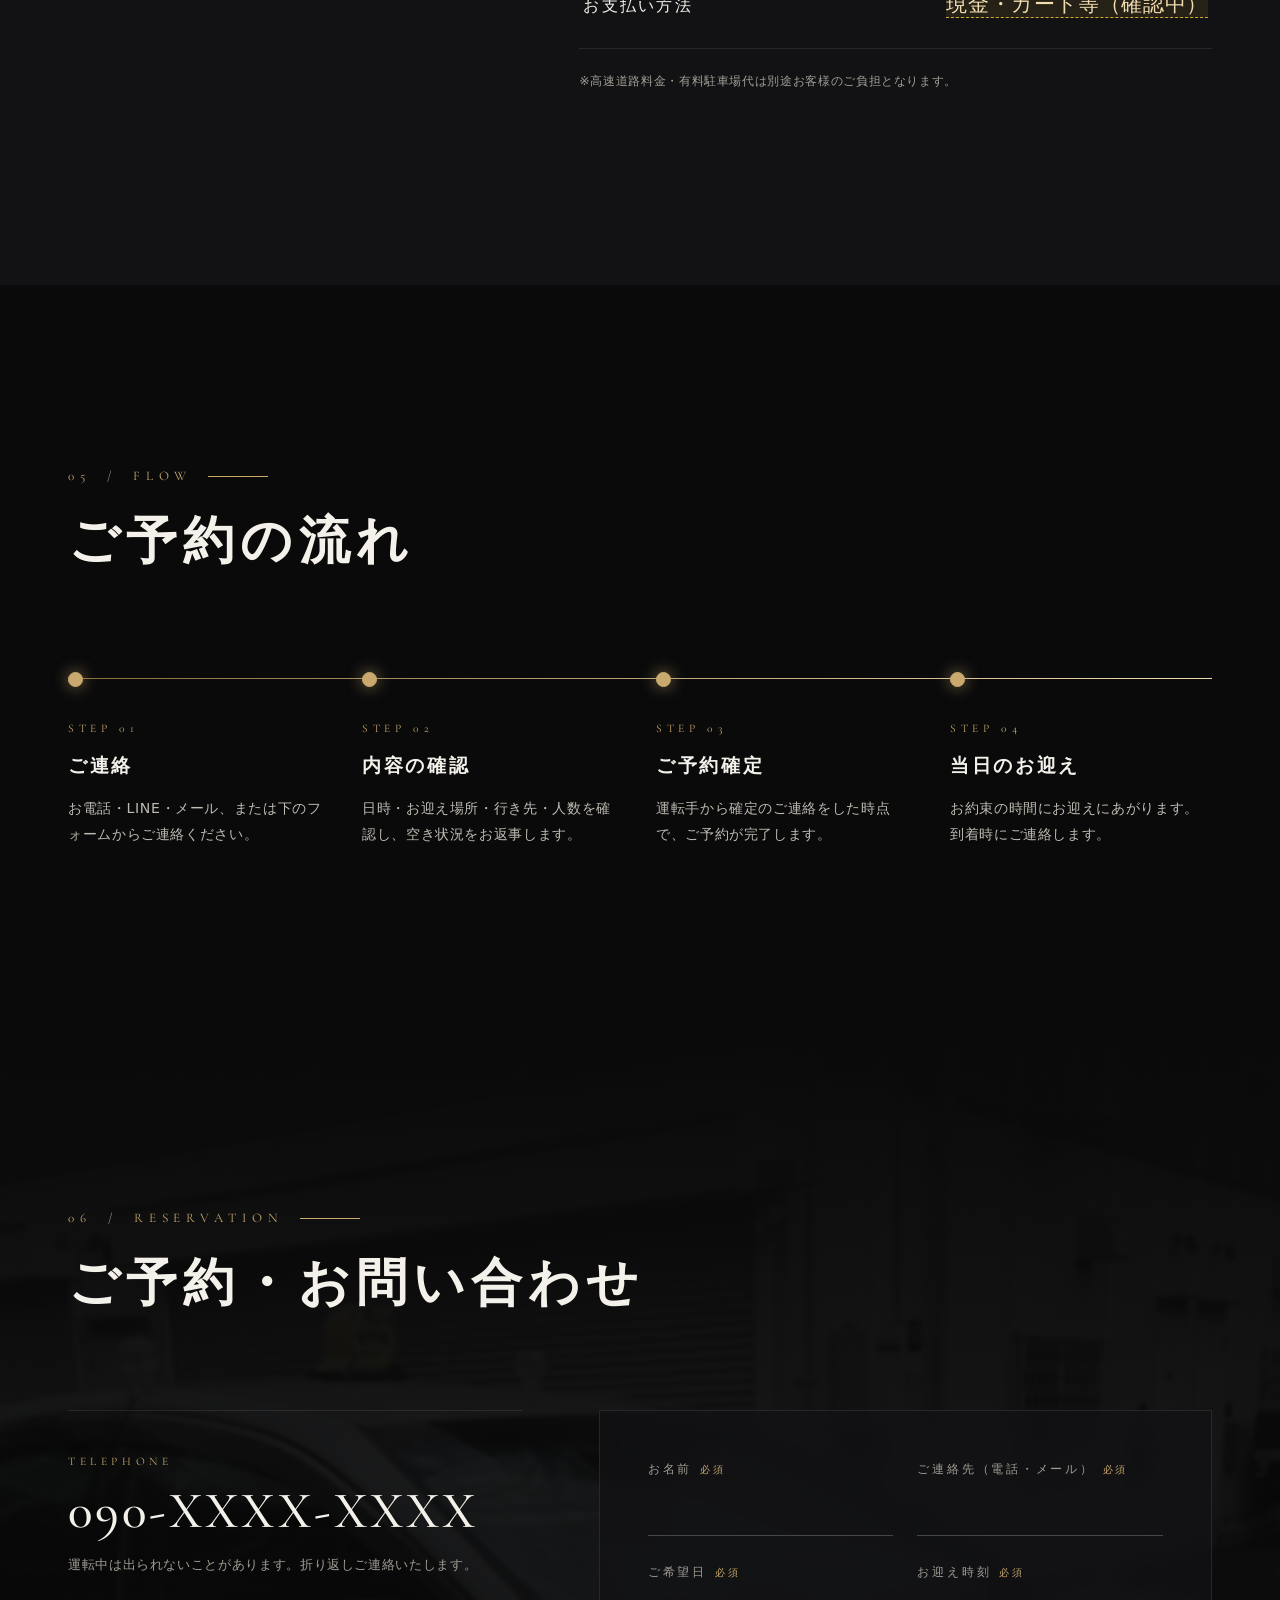
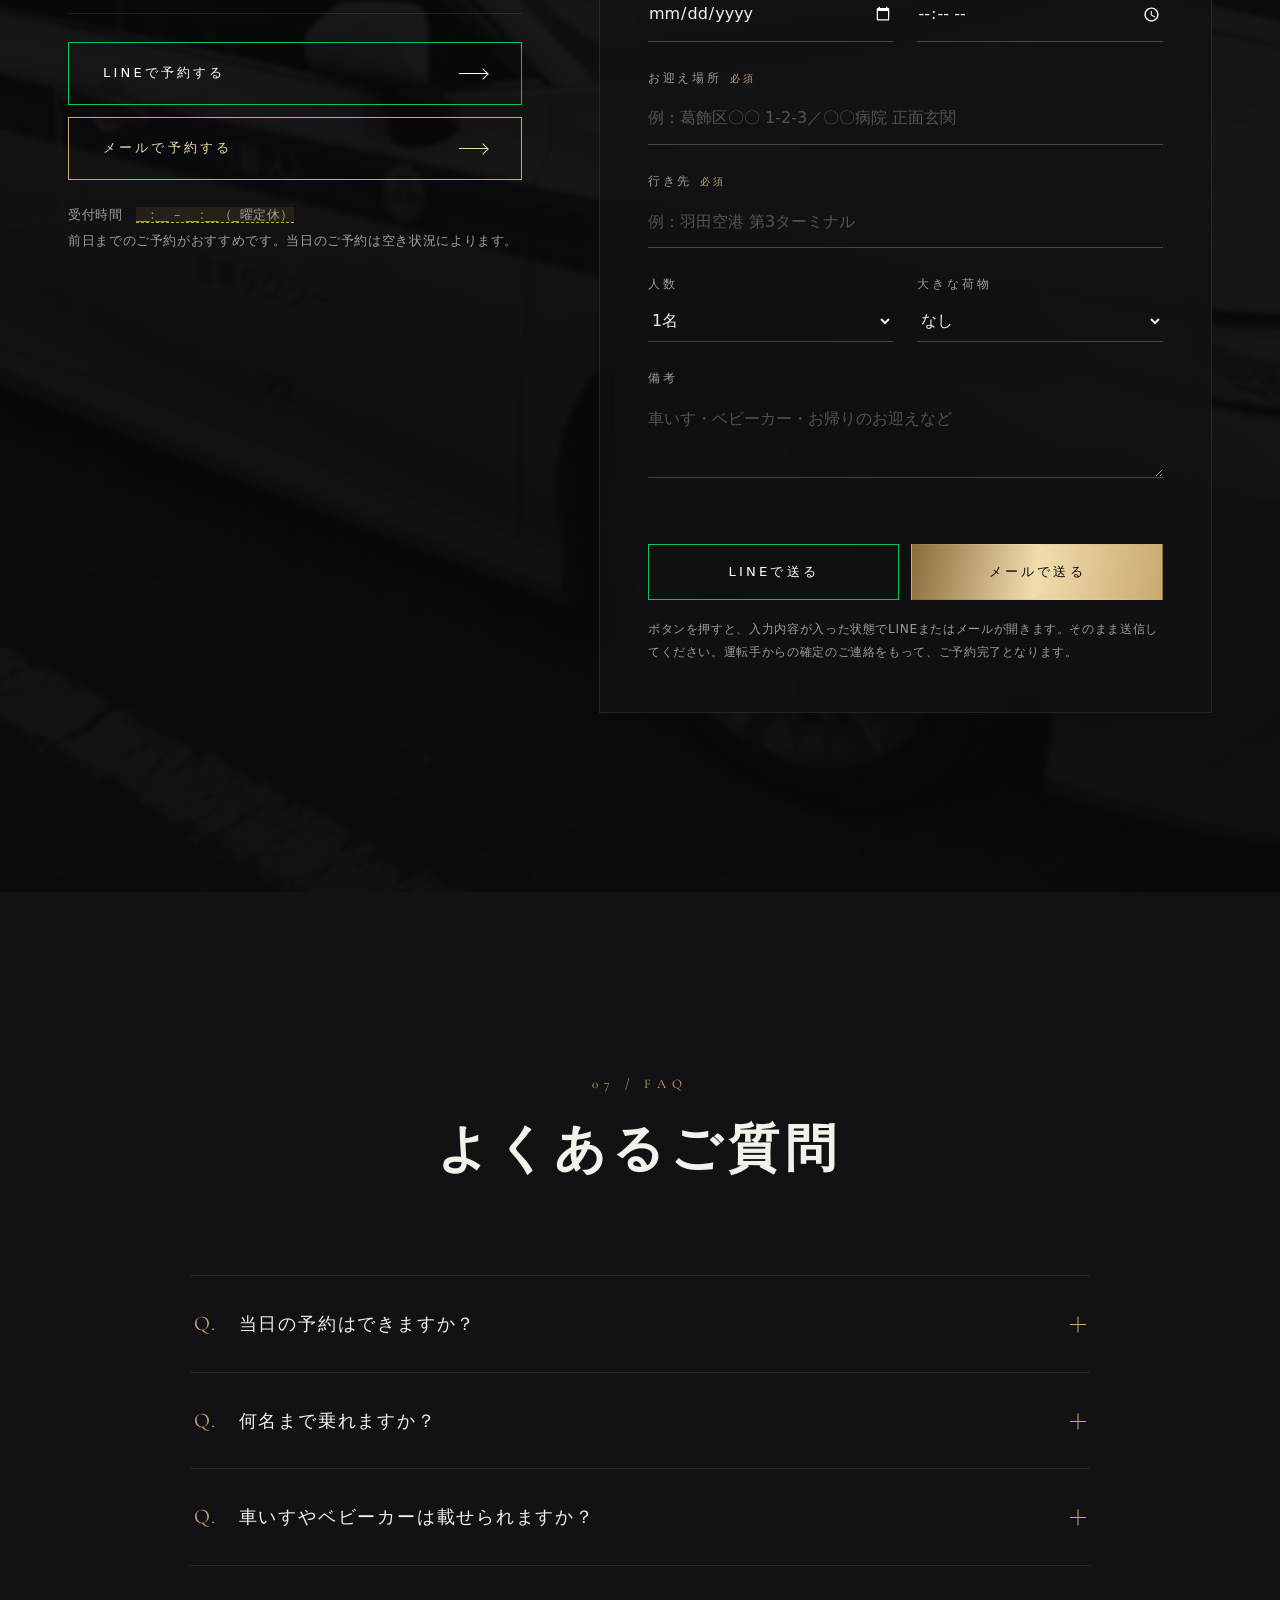
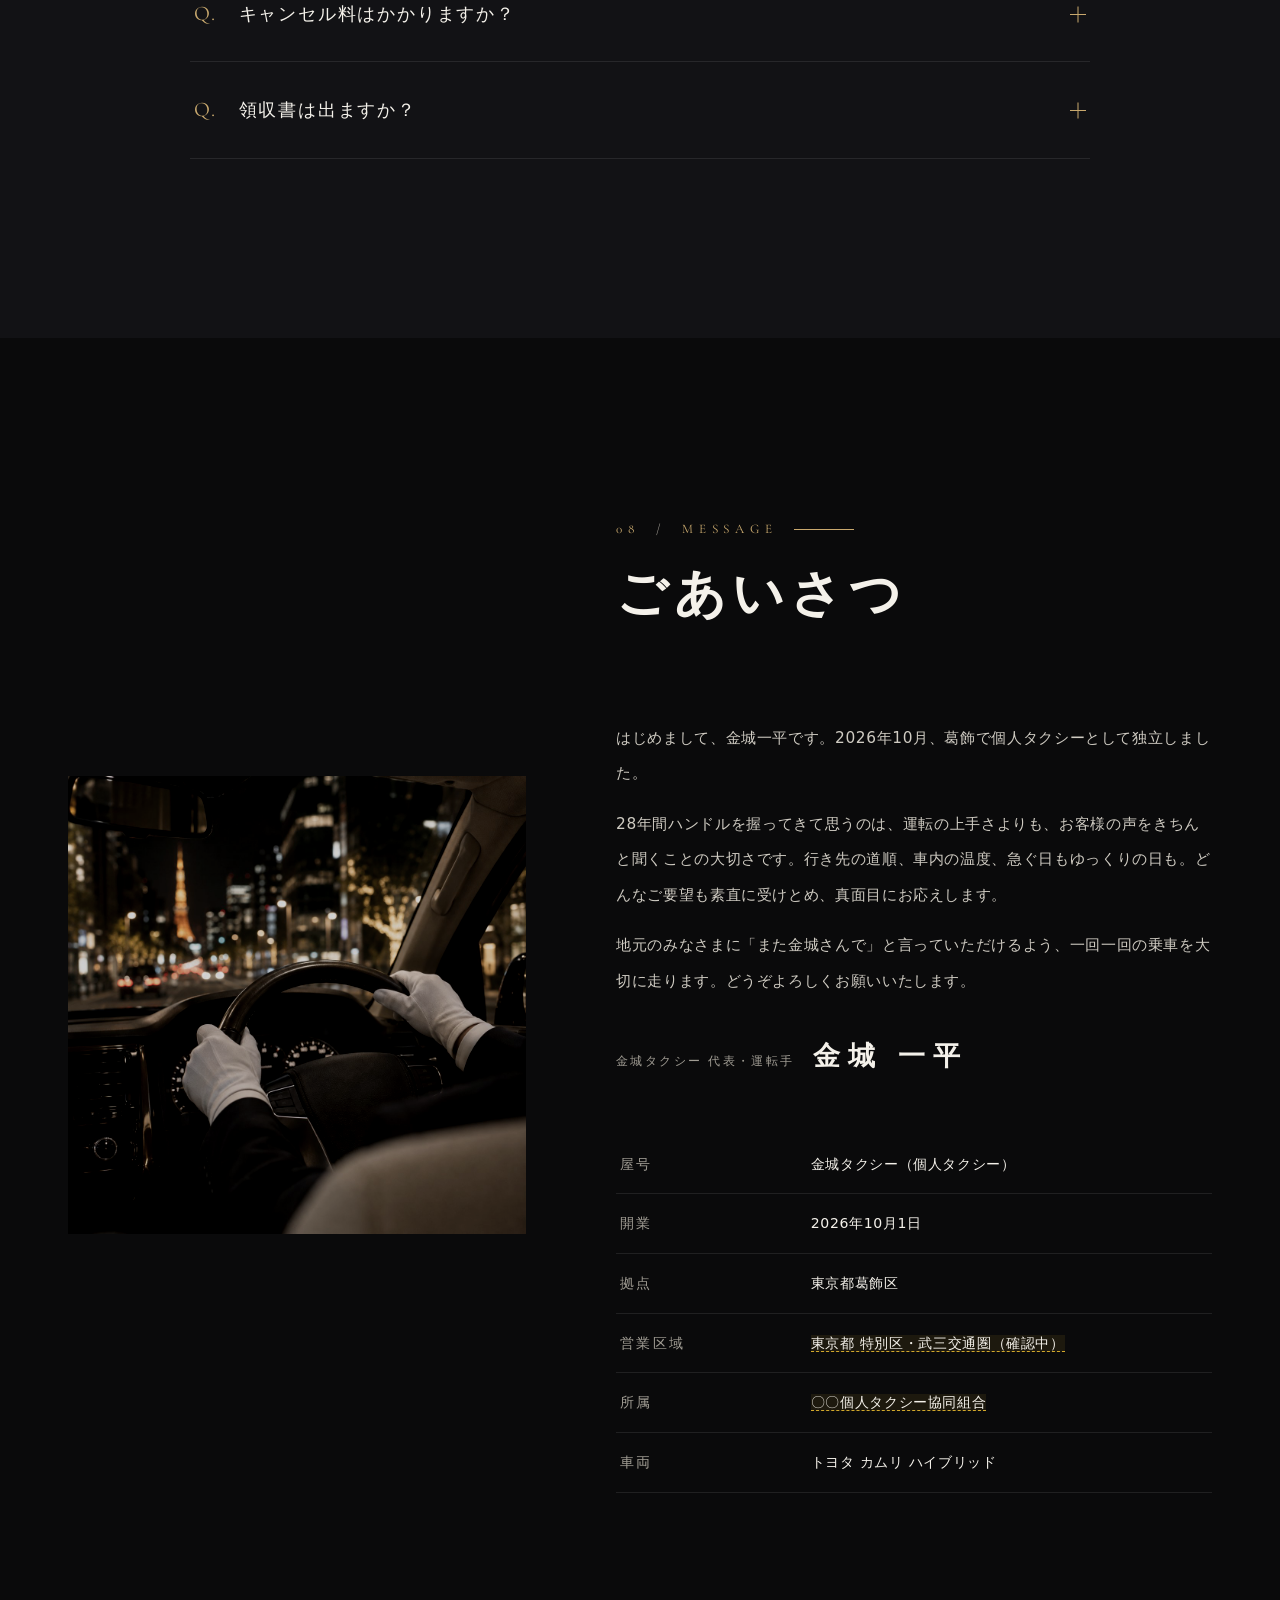
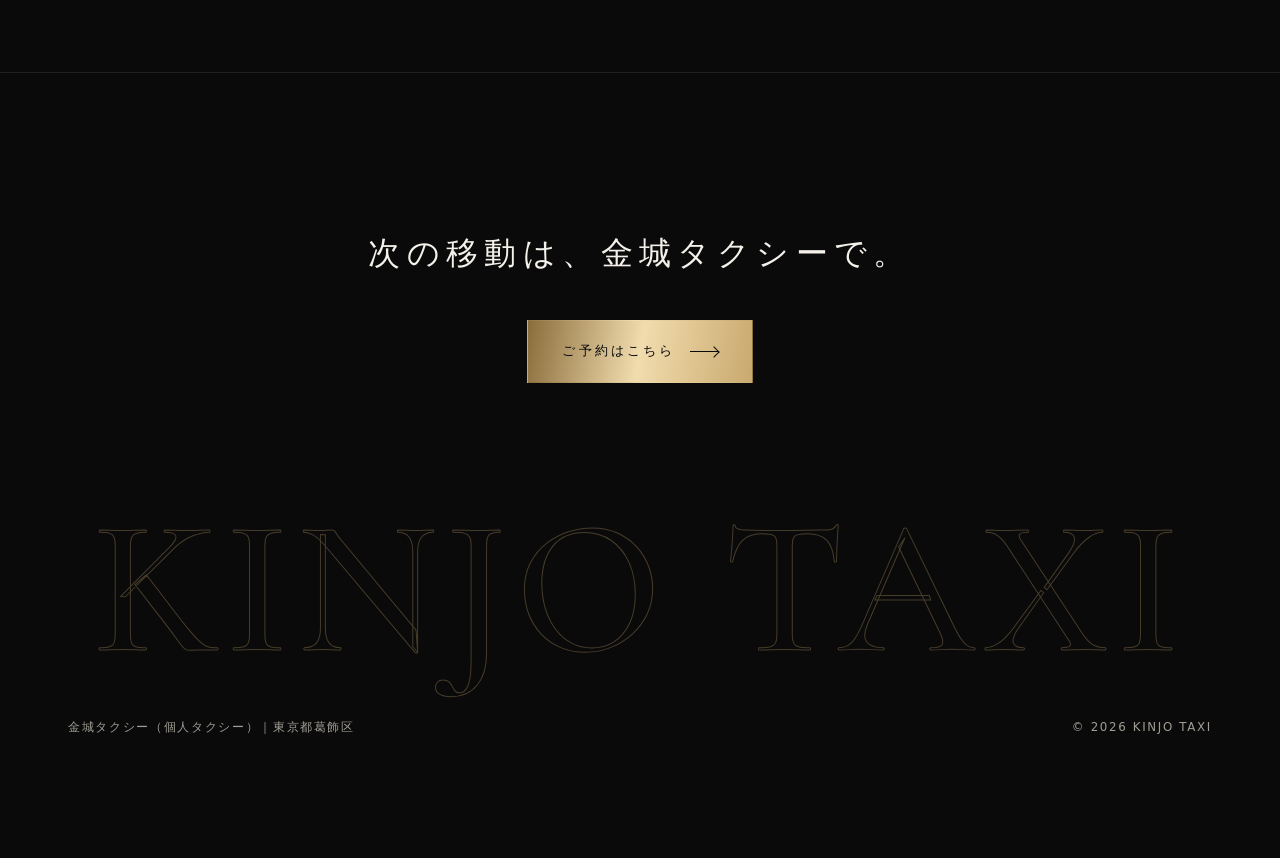
<file: case-2611-umyt/index.html>
<!DOCTYPE html>
<html lang="ja">
<head>
  <meta charset="UTF-8">
  <meta name="robots" content="noindex, nofollow">
  <meta name="viewport" content="width=device-width, initial-scale=1, viewport-fit=cover">
  <title>金城タクシー｜葛飾の個人タクシー — 移動を、上質な時間に。</title>
  <meta name="description" content="葛飾区を拠点とする個人タクシー「金城タクシー」。トヨタ カムリ ハイブリッドで、通院・お買い物・空港送迎・観光まで、上質な移動をお約束します。ご予約はお電話・LINE・メールで。">
  <meta name="theme-color" content="#0a0a0b">
  <meta property="og:title" content="金城タクシー｜移動を、上質な時間に。">
  <meta property="og:description" content="葛飾の個人タクシー。通院・空港送迎・観光まで、ご予約承ります。">
  <meta property="og:image" content="img/taxi.jpg">
  <meta property="og:type" content="website">
  <link rel="preconnect" href="https://fonts.googleapis.com">
  <link rel="preconnect" href="https://fonts.gstatic.com" crossorigin>
  <link href="https://fonts.googleapis.com/css2?family=Cormorant+Garamond:ital,wght@0,400;0,500;1,400&family=Shippori+Mincho+B1:wght@500;600&family=Zen+Kaku+Gothic+New:wght@400;500;700&display=swap" rel="stylesheet">
  <link rel="preload" as="image" href="img/taxi.jpg">
  <link rel="stylesheet" href="css/luxe.css">
</head>
<body class="is-loading">

<!-- ================= OPENING ================= -->
<div class="opening" aria-hidden="true">
  <div class="opening__panel opening__panel--top"></div>
  <div class="opening__panel opening__panel--bottom"></div>
  <div class="opening__inner">
    <div class="opening__andon"></div>
    <div class="opening__logo gold-text">
      <span style="animation-delay:.55s">K</span><span style="animation-delay:.62s">I</span><span style="animation-delay:.69s">N</span><span style="animation-delay:.76s">J</span><span style="animation-delay:.83s">O</span>
    </div>
    <div class="opening__line"></div>
    <div class="opening__sub">PRIVATE TAXI · KATSUSHIKA TOKYO</div>
    <div class="opening__ja">金城タクシー</div>
  </div>
  <button class="opening__skip" type="button">SKIP</button>
</div>

<div class="grain" aria-hidden="true"></div>
<div class="progress" aria-hidden="true"></div>
<div class="cursor" aria-hidden="true"></div>

<!-- ================= HEADER ================= -->
<header class="header">
  <div class="container">
    <a class="brand" href="#top" aria-label="金城タクシー トップへ">
      <span class="brand__mark"></span>
      <span class="brand__name">KINJO<small>金城タクシー</small></span>
    </a>
    <nav class="nav" aria-label="メインメニュー">
      <a href="#concept">CONCEPT</a>
      <a href="#car">THE CAR</a>
      <a href="#service">SERVICE</a>
      <a href="#price">PRICE</a>
      <a href="#faq">FAQ</a>
    </nav>
    <a class="btn btn--small header__cta" href="#reserve">ご予約<span class="arrow"></span></a>
    <button class="menu-btn" type="button" aria-label="メニュー" aria-expanded="false"><span></span><span></span></button>
  </div>
</header>
<nav class="drawer" aria-label="スマホメニュー">
  <a href="#concept"><small>CONCEPT</small>想い</a>
  <a href="#car"><small>THE CAR</small>車両</a>
  <a href="#service"><small>SERVICE</small>サービス</a>
  <a href="#price"><small>PRICE</small>料金</a>
  <a href="#reserve"><small>RESERVATION</small>ご予約</a>
  <a href="#faq"><small>FAQ</small>よくある質問</a>
</nav>

<main id="top">
  <!-- ================= HERO ================= -->
  <section class="hero">
    <div class="hero__media"><img src="img/taxi.jpg" alt="金城タクシーの車両、白いトヨタ カムリ ハイブリッド" width="1170" height="878"></div>
    <div class="hero__shade"></div>
    <div class="hero__sweep"></div>

    <div class="seal" aria-hidden="true">
      <svg viewBox="0 0 120 120">
        <defs><path id="circle" d="M60,60 m-48,0 a48,48 0 1,1 96,0 a48,48 0 1,1 -96,0"/></defs>
        <text><textPath href="#circle">GRAND OPENING · KINJO TAXI · </textPath></text>
      </svg>
      <div class="seal__center"><div><b>2026</b><small>SINCE 10.01</small></div></div>
    </div>

    <div class="hero__content container">
      <div class="hero__eyebrow hero__fade">PRIVATE TAXI — KATSUSHIKA</div>
      <h1 class="hero__title">
        <span class="mask"><span>移動を、</span></span>
        <span class="mask"><span class="gold-text">上質な時間に。</span></span>
      </h1>
      <p class="hero__lead hero__fade">葛飾の個人タクシー、金城タクシー。<br>静かなハイブリッドセダンと、ひとりの運転手が責任をもって。<br>通院も、空港も、特別な日の移動も、安心してお任せください。</p>
      <div class="hero__actions hero__fade">
        <a class="btn btn--solid" href="#reserve">ご予約はこちら<span class="arrow"></span></a>
        <a class="btn" data-tel href="tel:+8190XXXXXXXX">TEL <span data-phone-text>090-XXXX-XXXX</span></a>
      </div>
    </div>
    <div class="scroll-cue" aria-hidden="true">SCROLL<i></i></div>
  </section>

  <!-- ================= MARQUEE ================= -->
  <div class="marquee" aria-hidden="true">
    <div class="marquee__track">
      <span>KINJO TAXI</span><span>Private Chauffeur</span><span>Katsushika Tokyo</span><span>Since 2026</span>
      <span>KINJO TAXI</span><span>Private Chauffeur</span><span>Katsushika Tokyo</span><span>Since 2026</span>
    </div>
  </div>

  <!-- ================= CONCEPT ================= -->
  <section class="section" id="concept">
    <div class="container concept">
      <div class="concept__text">
        <div class="heading reveal">
          <div class="heading__en">01 <em>/</em> CONCEPT</div>
          <h2><span class="mask"><span>まちのタクシーに、</span></span><span class="mask"><span>おもてなしの品格を。</span></span></h2>
        </div>
        <p class="concept__catch reveal">素直に聞く。<br>真面目に運ぶ。</p>
        <p class="reveal" data-delay="1">2026年10月、金城タクシーは葛飾で個人タクシーとして開業しました。運転歴28年。ご予約からお迎え、お送りまで、すべてを運転手ひとりが責任をもって担当します。</p>
        <p class="reveal" data-delay="2">「もう少しゆっくり」「この道で行ってほしい」。お客様のひと言を素直に聞き、真面目に応えること。それが金城タクシーのいちばんの取り柄です。毎日の通院も、遠方からのお客様のお迎えも、同じ心でお送りします。</p>
        <div class="concept__sign reveal" data-delay="3">運転手　金城 一平</div>
      </div>
      <div class="concept__visual">
        <div class="curtain"><img src="img/concept.jpg" alt="白い手袋の運転手が後部ドアを開けて迎える様子（イメージ）" loading="lazy"></div>
        <div class="tag">EST. 2026</div>
        <div class="vertical">KINJO TAXI — KATSUSHIKA</div>
      </div>
    </div>
  </section>

  <!-- ================= THE CAR ================= -->
  <section class="section section--char" id="car">
    <div class="container">
      <div class="heading reveal">
        <div class="heading__en">02 <em>/</em> THE CAR</div>
        <h2><span class="mask"><span>静けさを、乗りこなす。</span></span></h2>
      </div>
    </div>
    <div class="container">
      <div class="car-hero curtain">
        <div class="car-hero__shade"></div>
        <img src="img/taxi.jpg" alt="トヨタ カムリ ハイブリッドの外観" loading="lazy" data-parallax=".6">
        <div class="car-hero__name"><small>TOYOTA</small><h3 class="gold-text">CAMRY HYBRID</h3></div>
      </div>

      <div class="specs">
        <div class="spec reveal"><div class="spec__num gold-text"><span data-count="777">0</span><sub>人</sub></div><div class="spec__label">これまでのご乗車</div></div>
        <div class="spec reveal" data-delay="1"><div class="spec__num gold-text"><span data-count="28">0</span><sub>年</sub></div><div class="spec__label">運転歴</div></div>
        <div class="spec reveal" data-delay="2"><div class="spec__num gold-text">HV</div><div class="spec__label">静かなハイブリッド車</div></div>
      </div>

      <div class="details">
        <figure class="detail reveal">
          <img src="img/detail-exterior.jpg" alt="夕暮れの街に停まる白いタクシー（イメージ）" loading="lazy">
          <figcaption><small>DESIGN</small><b>低く、美しいシルエット</b><span>白い車体に青いライン。街に映える、落ち着いたセダンでお迎えにあがります。</span></figcaption>
        </figure>
        <figure class="detail reveal" data-delay="1">
          <img src="img/detail-seat.jpg" alt="ゆとりのある後部座席（イメージ）" loading="lazy">
          <figcaption><small>COMFORT</small><b>ゆとりの後部座席</b><span>静かなハイブリッドと揺れの少ない運転で、移動の時間をくつろぎの時間に。</span></figcaption>
        </figure>
        <figure class="detail reveal" data-delay="2">
          <img src="img/detail-meter.jpg" alt="夜の街を背にしたタクシーメーター（イメージ）" loading="lazy">
          <figcaption><small>TRUST</small><b>認可を受けた個人タクシー</b><span>東京都の認可運賃とメーターで、安心してご利用いただけます。</span></figcaption>
        </figure>
      </div>
    </div>
  </section>

  <!-- ================= SERVICE ================= -->
  <section class="section" id="service">
    <div class="container">
      <div class="heading reveal">
        <div class="heading__en">03 <em>/</em> SERVICE</div>
        <h2><span class="mask"><span>あらゆる移動に、</span></span><span class="mask"><span>ひとつ上の安心を。</span></span></h2>
      </div>
      <div class="services">
        <article class="service reveal">
          <div class="service__no">01</div><div class="service__en">MEDICAL &amp; DAILY</div>
          <h3>通院・お買い物</h3>
          <p>病院の予約時間に合わせてお迎えにうかがいます。お帰りのお迎えもご相談ください。乗り降りもゆっくりで大丈夫です。</p>
          <span class="service__line"></span>
        </article>
        <article class="service reveal" data-delay="1">
          <div class="service__no">02</div><div class="service__en">AIRPORT TRANSFER</div>
          <h3>空港送迎（羽田・成田）</h3>
          <p>早朝・深夜の便もご予約で対応します。大きなスーツケースもトランクにお積みします。</p>
          <span class="service__line"></span>
        </article>
        <article class="service reveal">
          <div class="service__no">03</div><div class="service__en">STATION</div>
          <h3>駅までの送迎</h3>
          <p>金町・亀有・新小岩・青砥など、最寄り駅までの移動に。雨の日や荷物の多い日にも便利です。</p>
          <span class="service__line"></span>
        </article>
        <article class="service reveal" data-delay="1">
          <div class="service__no">04</div><div class="service__en">CHARTER &amp; TOUR</div>
          <h3>観光・貸切</h3>
          <p>柴又帝釈天、東京スカイツリー、浅草など。ご希望に合わせて、時間単位の貸切も承ります。</p>
          <span class="service__line"></span>
        </article>
      </div>
    </div>
  </section>

  <!-- ================= PRICE ================= -->
  <section class="section section--char" id="price">
    <div class="container price">
      <div class="price__intro">
        <div class="heading reveal">
          <div class="heading__en">04 <em>/</em> PRICE</div>
          <h2><span class="mask"><span>明朗な料金。</span></span></h2>
        </div>
        <p class="reveal">運賃は東京都の認可運賃（メーター制）です。空港への定額運賃や、時間制の貸切もご用意しています。くわしくはご予約の際にお尋ねください。</p>
      </div>
      <div>
        <ul class="price__list reveal" data-delay="1">
          <li><span class="k">初乗り運賃</span><span class="v"><span class="placeholder">¥___ / _._km</span></span></li>
          <li><span class="k">加算運賃</span><span class="v"><span class="placeholder">___m ごと ¥__</span></span></li>
          <li><span class="k">迎車料金<small>ご予約時</small></span><span class="v"><span class="placeholder">¥___</span></span></li>
          <li><span class="k">深夜・早朝割増<small>22:00 – 翌5:00</small></span><span class="v"><span class="placeholder">2割増</span></span></li>
          <li><span class="k">羽田空港 定額運賃<small>葛飾区 ⇔ 羽田　高速代別</small></span><span class="v"><span class="placeholder">¥_,___</span></span></li>
          <li><span class="k">成田空港 定額運賃<small>葛飾区 ⇔ 成田　高速代別</small></span><span class="v"><span class="placeholder">¥__,___</span></span></li>
          <li><span class="k">観光・貸切<small>1時間あたり</small></span><span class="v"><span class="placeholder">¥_,___</span></span></li>
          <li><span class="k">お支払い方法</span><span class="v"><span class="placeholder">現金・カード等（確認中）</span></span></li>
        </ul>
        <p class="price__note">※高速道路料金・有料駐車場代は別途お客様のご負担となります。</p>
      </div>
    </div>
  </section>

  <!-- ================= FLOW ================= -->
  <section class="section">
    <div class="container">
      <div class="heading reveal">
        <div class="heading__en">05 <em>/</em> FLOW</div>
        <h2><span class="mask"><span>ご予約の流れ</span></span></h2>
      </div>
      <div class="flow">
        <div class="flow__bar"><i></i></div>
        <div class="flow__step"><small>STEP 01</small><h3>ご連絡</h3><p>お電話・LINE・メール、または下のフォームからご連絡ください。</p></div>
        <div class="flow__step"><small>STEP 02</small><h3>内容の確認</h3><p>日時・お迎え場所・行き先・人数を確認し、空き状況をお返事します。</p></div>
        <div class="flow__step"><small>STEP 03</small><h3>ご予約確定</h3><p>運転手から確定のご連絡をした時点で、ご予約が完了します。</p></div>
        <div class="flow__step"><small>STEP 04</small><h3>当日のお迎え</h3><p>お約束の時間にお迎えにあがります。到着時にご連絡します。</p></div>
      </div>
    </div>
  </section>

  <!-- ================= RESERVE ================= -->
  <section class="section reserve" id="reserve">
    <div class="reserve__bg"><img src="img/taxi.jpg" alt="" loading="lazy"></div>
    <div class="container">
      <div class="heading reveal">
        <div class="heading__en">06 <em>/</em> RESERVATION</div>
        <h2><span class="mask"><span>ご予約・お問い合わせ</span></span></h2>
      </div>
      <div class="reserve__grid">
        <div class="reveal">
          <a class="tel" data-tel href="tel:+8190XXXXXXXX">
            <small>TELEPHONE</small>
            <b data-phone-text>090-XXXX-XXXX</b>
            <span>運転中は出られないことがあります。折り返しご連絡いたします。</span>
          </a>
          <div class="reserve__alt">
            <a class="btn btn--line" data-line href="#" target="_blank" rel="noopener">LINEで予約する<span class="arrow"></span></a>
            <a class="btn" data-mail href="mailto:info@example.com">メールで予約する<span class="arrow"></span></a>
          </div>
          <p class="reserve__hours">受付時間　<span class="placeholder">__:__ – __:__（_曜定休）</span><br>前日までのご予約がおすすめです。当日のご予約は空き状況によります。</p>
        </div>

        <form id="booking-form" class="form reveal" data-delay="1" novalidate>
          <div class="form__row">
            <div class="field"><label for="f-name">お名前<span class="req">必須</span></label><input id="f-name" name="name" autocomplete="name" required></div>
            <div class="field"><label for="f-contact">ご連絡先（電話・メール）<span class="req">必須</span></label><input id="f-contact" name="contact" autocomplete="tel" required></div>
          </div>
          <div class="form__row">
            <div class="field"><label for="f-date">ご希望日<span class="req">必須</span></label><input id="f-date" type="date" name="date" required></div>
            <div class="field"><label for="f-time">お迎え時刻<span class="req">必須</span></label><input id="f-time" type="time" name="time" required></div>
          </div>
          <div class="field"><label for="f-from">お迎え場所<span class="req">必須</span></label><input id="f-from" name="from" placeholder="例：葛飾区〇〇 1-2-3／〇〇病院 正面玄関" required></div>
          <div class="field"><label for="f-to">行き先<span class="req">必須</span></label><input id="f-to" name="to" placeholder="例：羽田空港 第3ターミナル" required></div>
          <div class="form__row">
            <div class="field"><label for="f-pax">人数</label><select id="f-pax" name="pax"><option>1名</option><option>2名</option><option>3名</option><option>4名</option></select></div>
            <div class="field"><label for="f-bags">大きな荷物</label><select id="f-bags" name="bags"><option value="">なし</option><option>1個</option><option>2個</option><option>3個以上</option></select></div>
          </div>
          <div class="field"><label for="f-note">備考</label><textarea id="f-note" name="note" placeholder="車いす・ベビーカー・お帰りのお迎えなど"></textarea></div>
          <p class="form__error" id="form-error" role="alert"></p>
          <div class="form__send">
            <button class="btn btn--line" type="button" data-send="line">LINEで送る</button>
            <button class="btn btn--solid" type="button" data-send="email">メールで送る</button>
          </div>
          <p class="form__hint">ボタンを押すと、入力内容が入った状態でLINEまたはメールが開きます。そのまま送信してください。運転手からの確定のご連絡をもって、ご予約完了となります。</p>
        </form>
      </div>
    </div>
  </section>

  <!-- ================= FAQ ================= -->
  <section class="section section--char" id="faq">
    <div class="container">
      <div class="heading heading--center reveal">
        <div class="heading__en">07 / FAQ</div>
        <h2><span class="mask"><span>よくあるご質問</span></span></h2>
      </div>
      <div class="faq reveal">
        <div class="faq__item"><button class="faq__q" type="button" aria-expanded="false"><em>Q.</em>当日の予約はできますか？<i></i></button><div class="faq__a"><div><p>空いていれば対応いたします。運転中は電話に出られないことがあるため、LINEまたはメールでのご連絡が確実です。</p></div></div></div>
        <div class="faq__item"><button class="faq__q" type="button" aria-expanded="false"><em>Q.</em>何名まで乗れますか？<i></i></button><div class="faq__a"><div><p>お客様は最大4名までご乗車いただけます。大きなスーツケースは2個程度までが目安です。</p></div></div></div>
        <div class="faq__item"><button class="faq__q" type="button" aria-expanded="false"><em>Q.</em>車いすやベビーカーは載せられますか？<i></i></button><div class="faq__a"><div><p>折りたたみ式であればトランクにお積みできます。ご予約時にお知らせください。</p></div></div></div>
        <div class="faq__item"><button class="faq__q" type="button" aria-expanded="false"><em>Q.</em>キャンセル料はかかりますか？<i></i></button><div class="faq__a"><div><p><span class="placeholder">前日まで無料／当日は迎車料金をいただきます（確認中）</span></p></div></div></div>
        <div class="faq__item"><button class="faq__q" type="button" aria-expanded="false"><em>Q.</em>領収書は出ますか？<i></i></button><div class="faq__a"><div><p>はい、発行いたします。</p></div></div></div>
      </div>
    </div>
  </section>

  <!-- ================= MESSAGE / ABOUT ================= -->
  <section class="section" id="about">
    <div class="container message">
      <div class="message__visual"><div class="curtain"><img src="img/message.jpg" alt="白い手袋でハンドルを握る運転手（イメージ）" loading="lazy"></div></div>
      <div class="message__body">
        <div class="heading reveal">
          <div class="heading__en">08 <em>/</em> MESSAGE</div>
          <h2><span class="mask"><span>ごあいさつ</span></span></h2>
        </div>
        <p class="reveal">はじめまして、金城一平です。2026年10月、葛飾で個人タクシーとして独立しました。</p>
        <p class="reveal">28年間ハンドルを握ってきて思うのは、運転の上手さよりも、お客様の声をきちんと聞くことの大切さです。行き先の道順、車内の温度、急ぐ日もゆっくりの日も。どんなご要望も素直に受けとめ、真面目にお応えします。</p>
        <p class="reveal">地元のみなさまに「また金城さんで」と言っていただけるよう、一回一回の乗車を大切に走ります。どうぞよろしくお願いいたします。</p>
        <div class="message__name reveal"><small>金城タクシー 代表・運転手</small><b>金城 一平</b></div>
        <table class="info reveal">
          <tr><th>屋号</th><td>金城タクシー（個人タクシー）</td></tr>
          <tr><th>開業</th><td>2026年10月1日</td></tr>
          <tr><th>拠点</th><td>東京都葛飾区</td></tr>
          <tr><th>営業区域</th><td><span class="placeholder">東京都 特別区・武三交通圏（確認中）</span></td></tr>
          <tr><th>所属</th><td><span class="placeholder">〇〇個人タクシー協同組合</span></td></tr>
          <tr><th>車両</th><td>トヨタ カムリ ハイブリッド</td></tr>
        </table>
      </div>
    </div>
  </section>
</main>

<!-- ================= FOOTER ================= -->
<footer class="footer">
  <div class="container">
    <div class="footer__cta reveal">
      <p>次の移動は、金城タクシーで。</p>
      <a class="btn btn--solid" href="#reserve">ご予約はこちら<span class="arrow"></span></a>
    </div>
    <div class="footer__big" aria-hidden="true">KINJO TAXI</div>
    <div class="footer__meta">
      <span>金城タクシー（個人タクシー）｜東京都葛飾区</span>
      <span>© <span data-year>2026</span> KINJO TAXI</span>
    </div>
  </div>
</footer>

<nav class="mcta" aria-label="ご予約">
  <a data-tel href="tel:+8190XXXXXXXX">電話</a>
  <a data-line href="#" target="_blank" rel="noopener">LINE</a>
  <a class="gold" href="#reserve">予約する</a>
</nav>

<script src="js/luxe.js"></script>
</body>
</html>
</file>
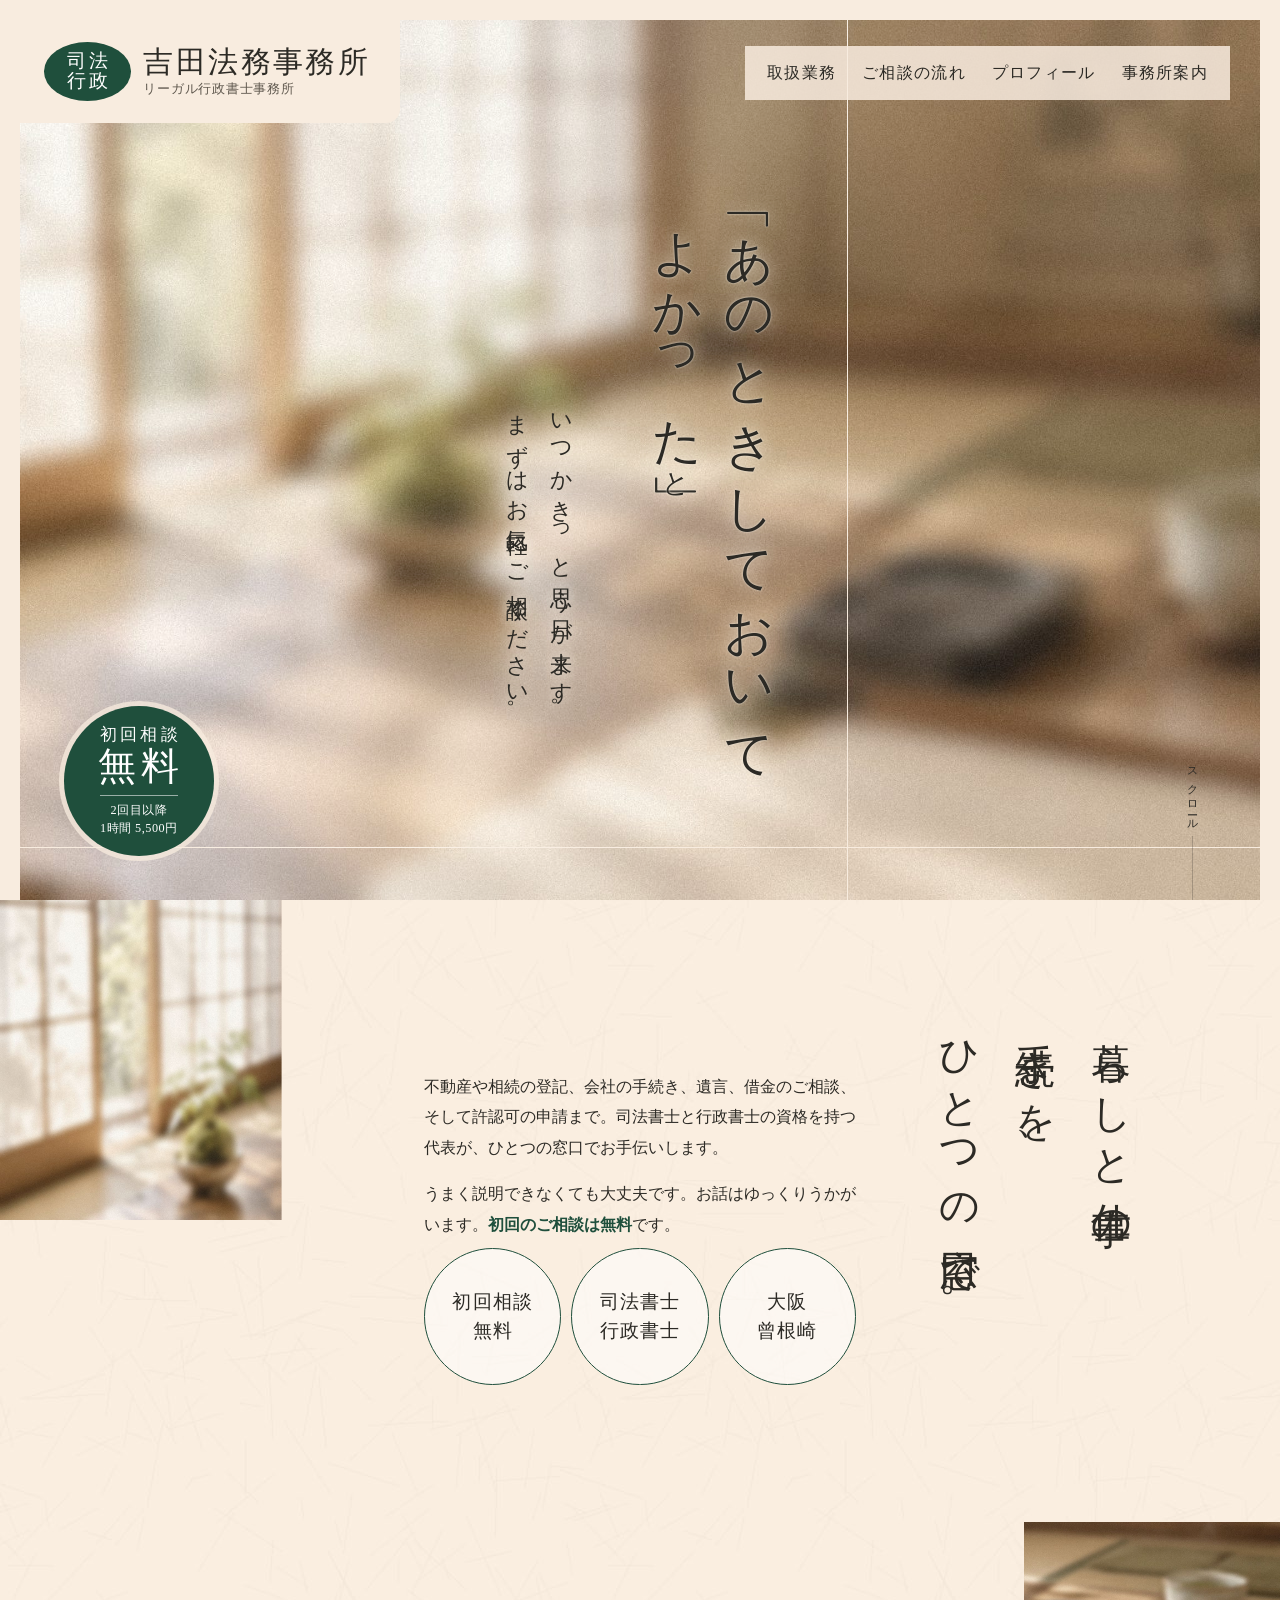
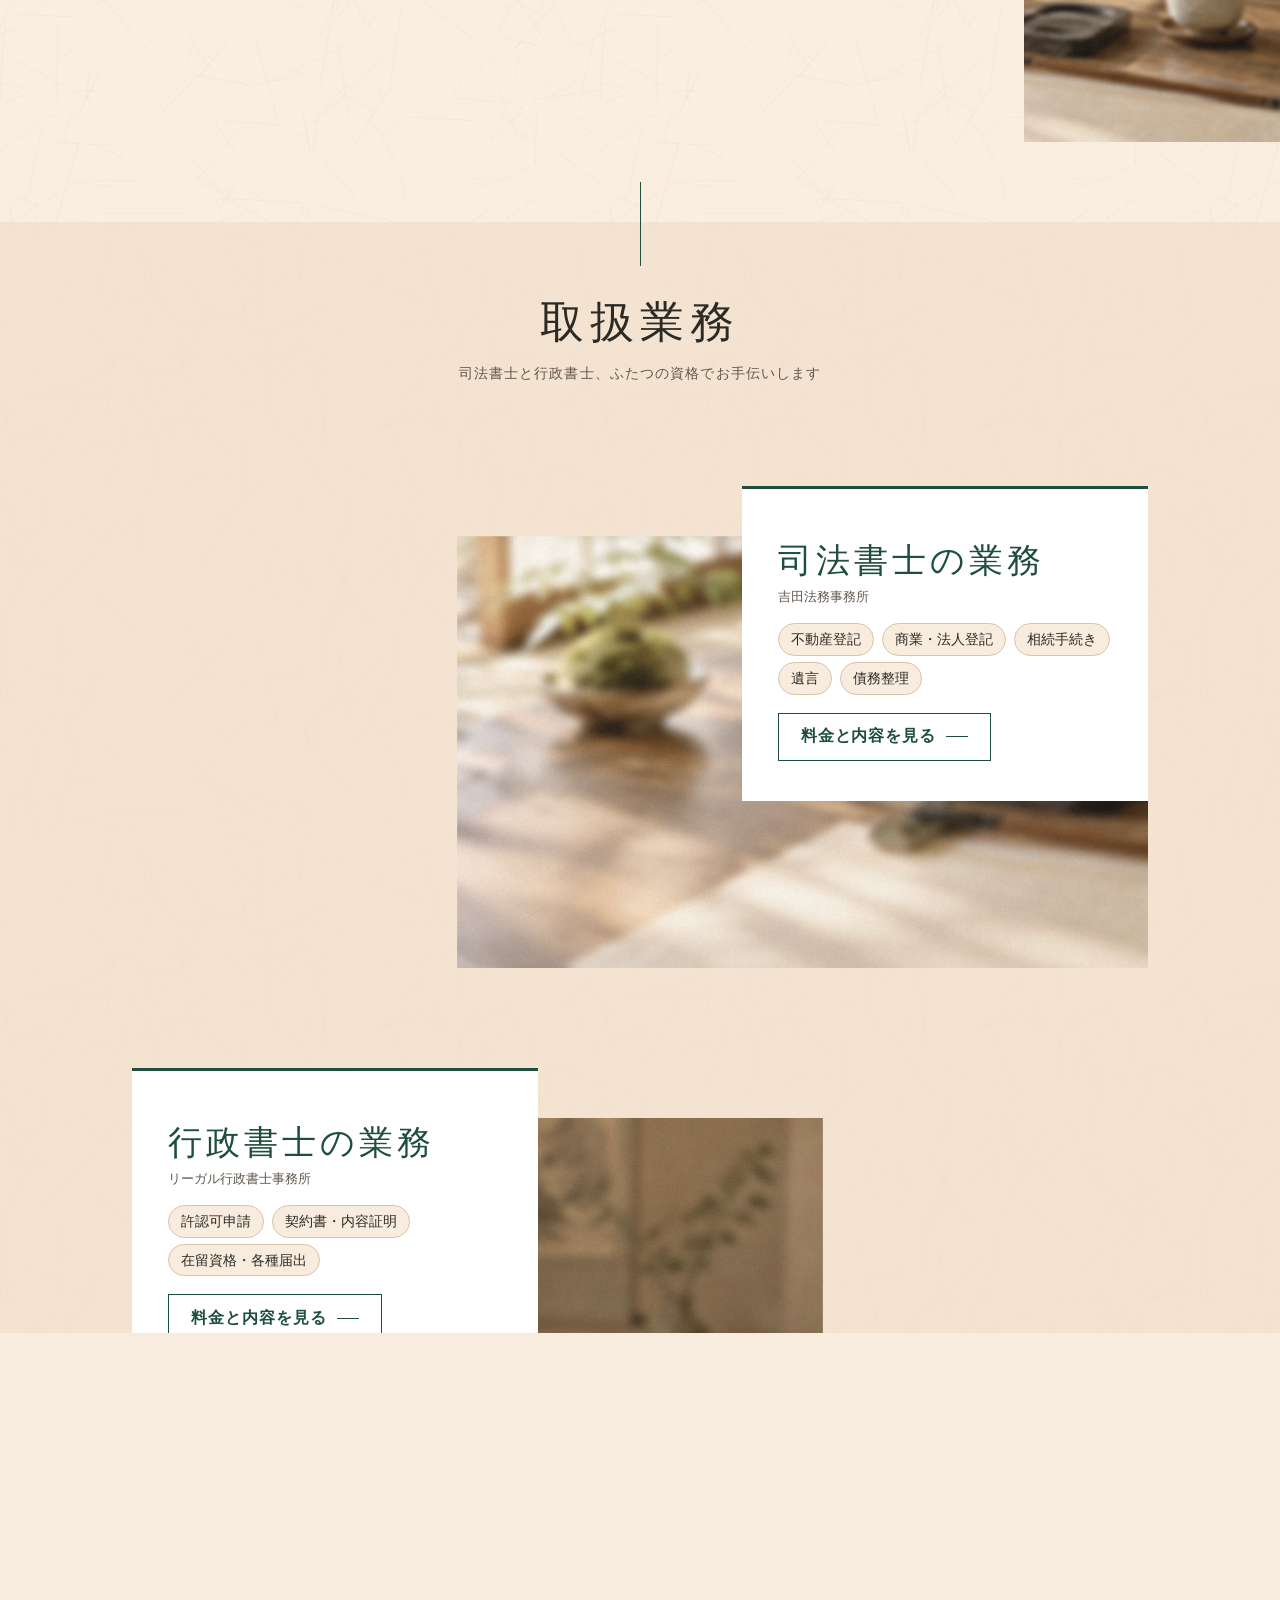
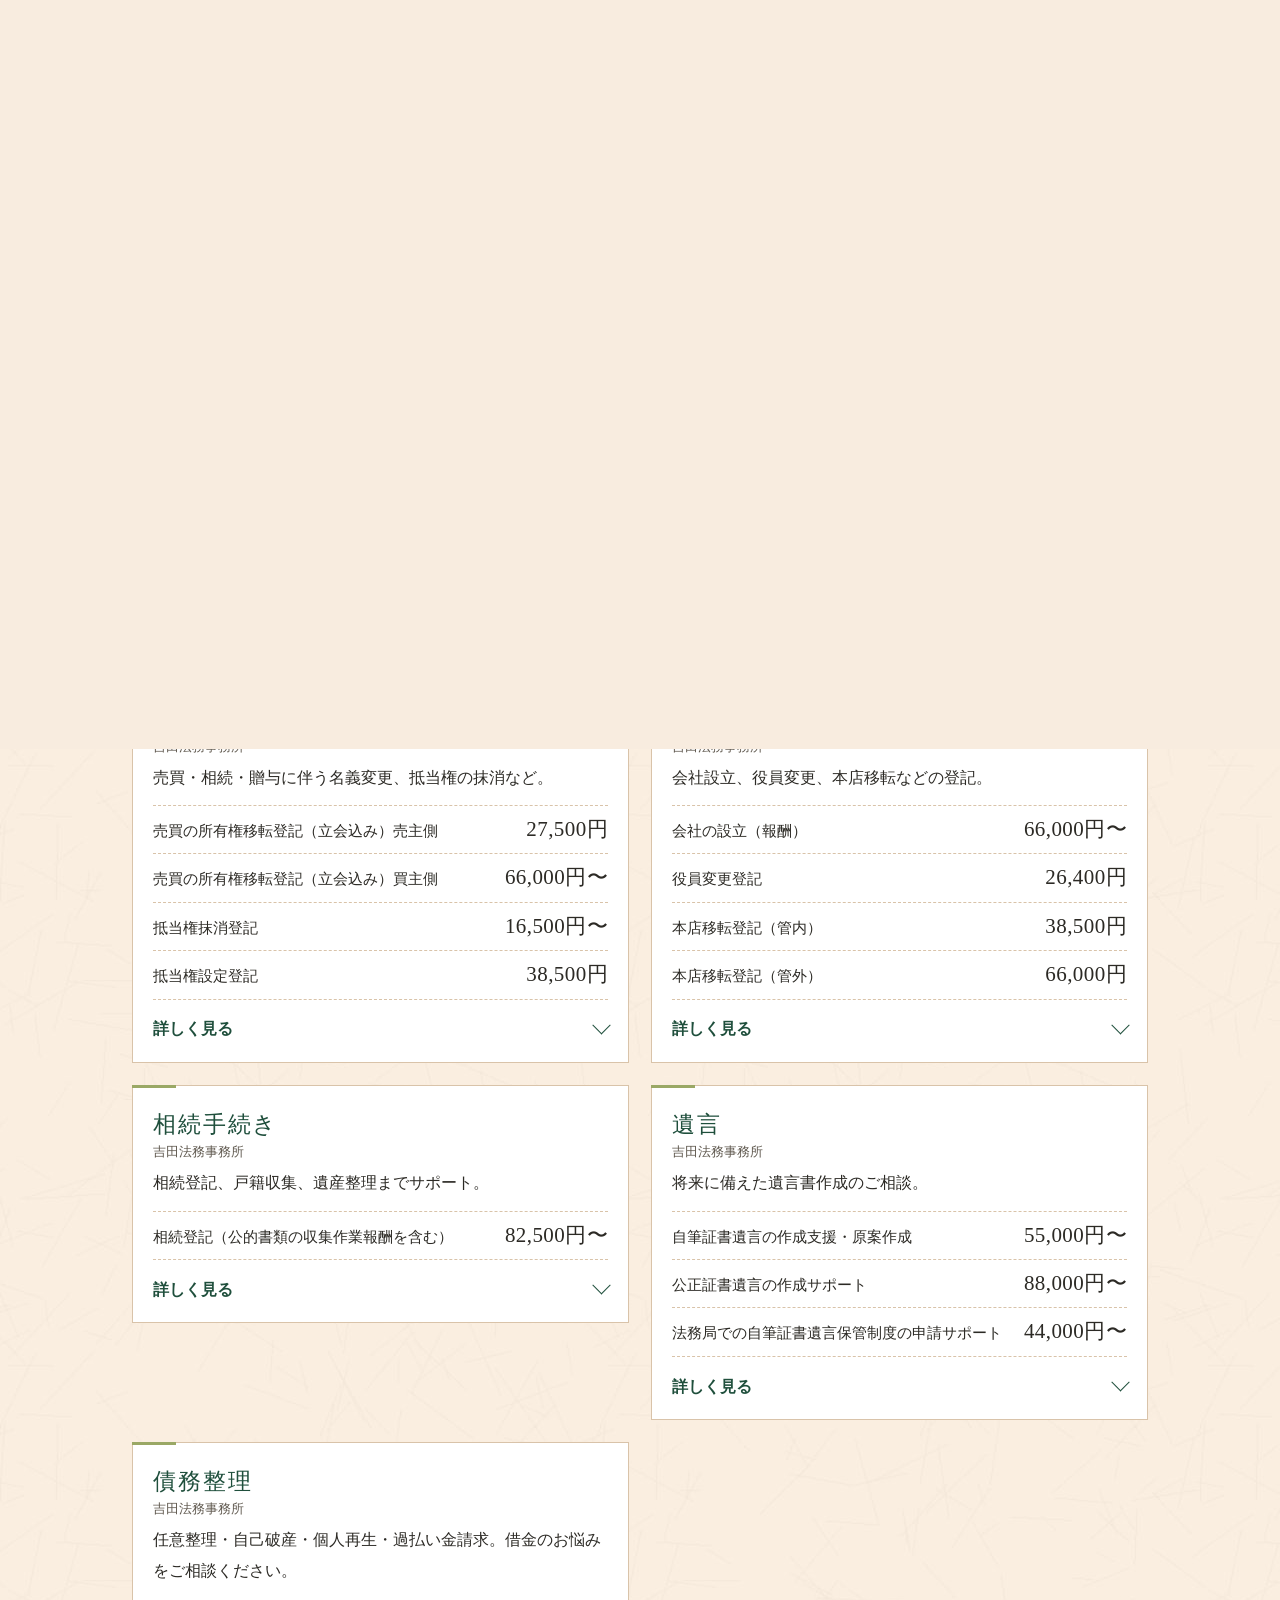
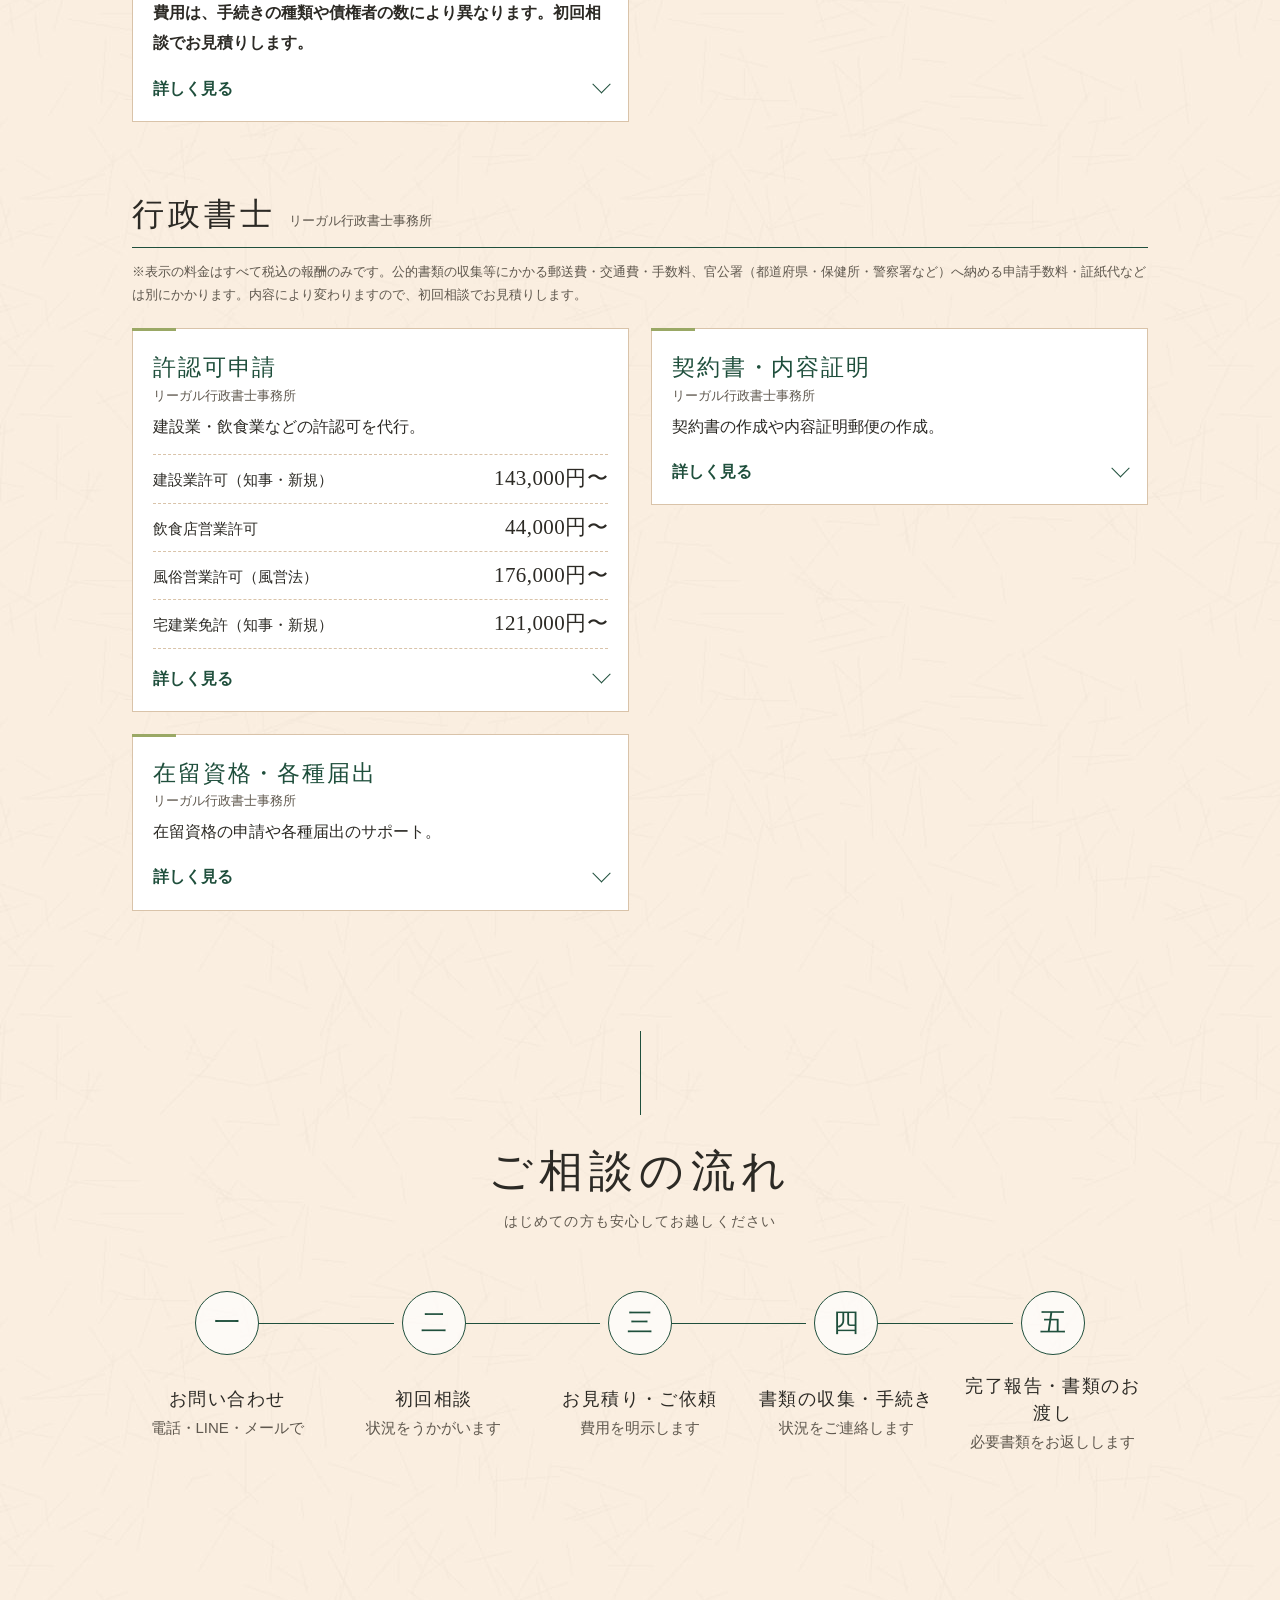
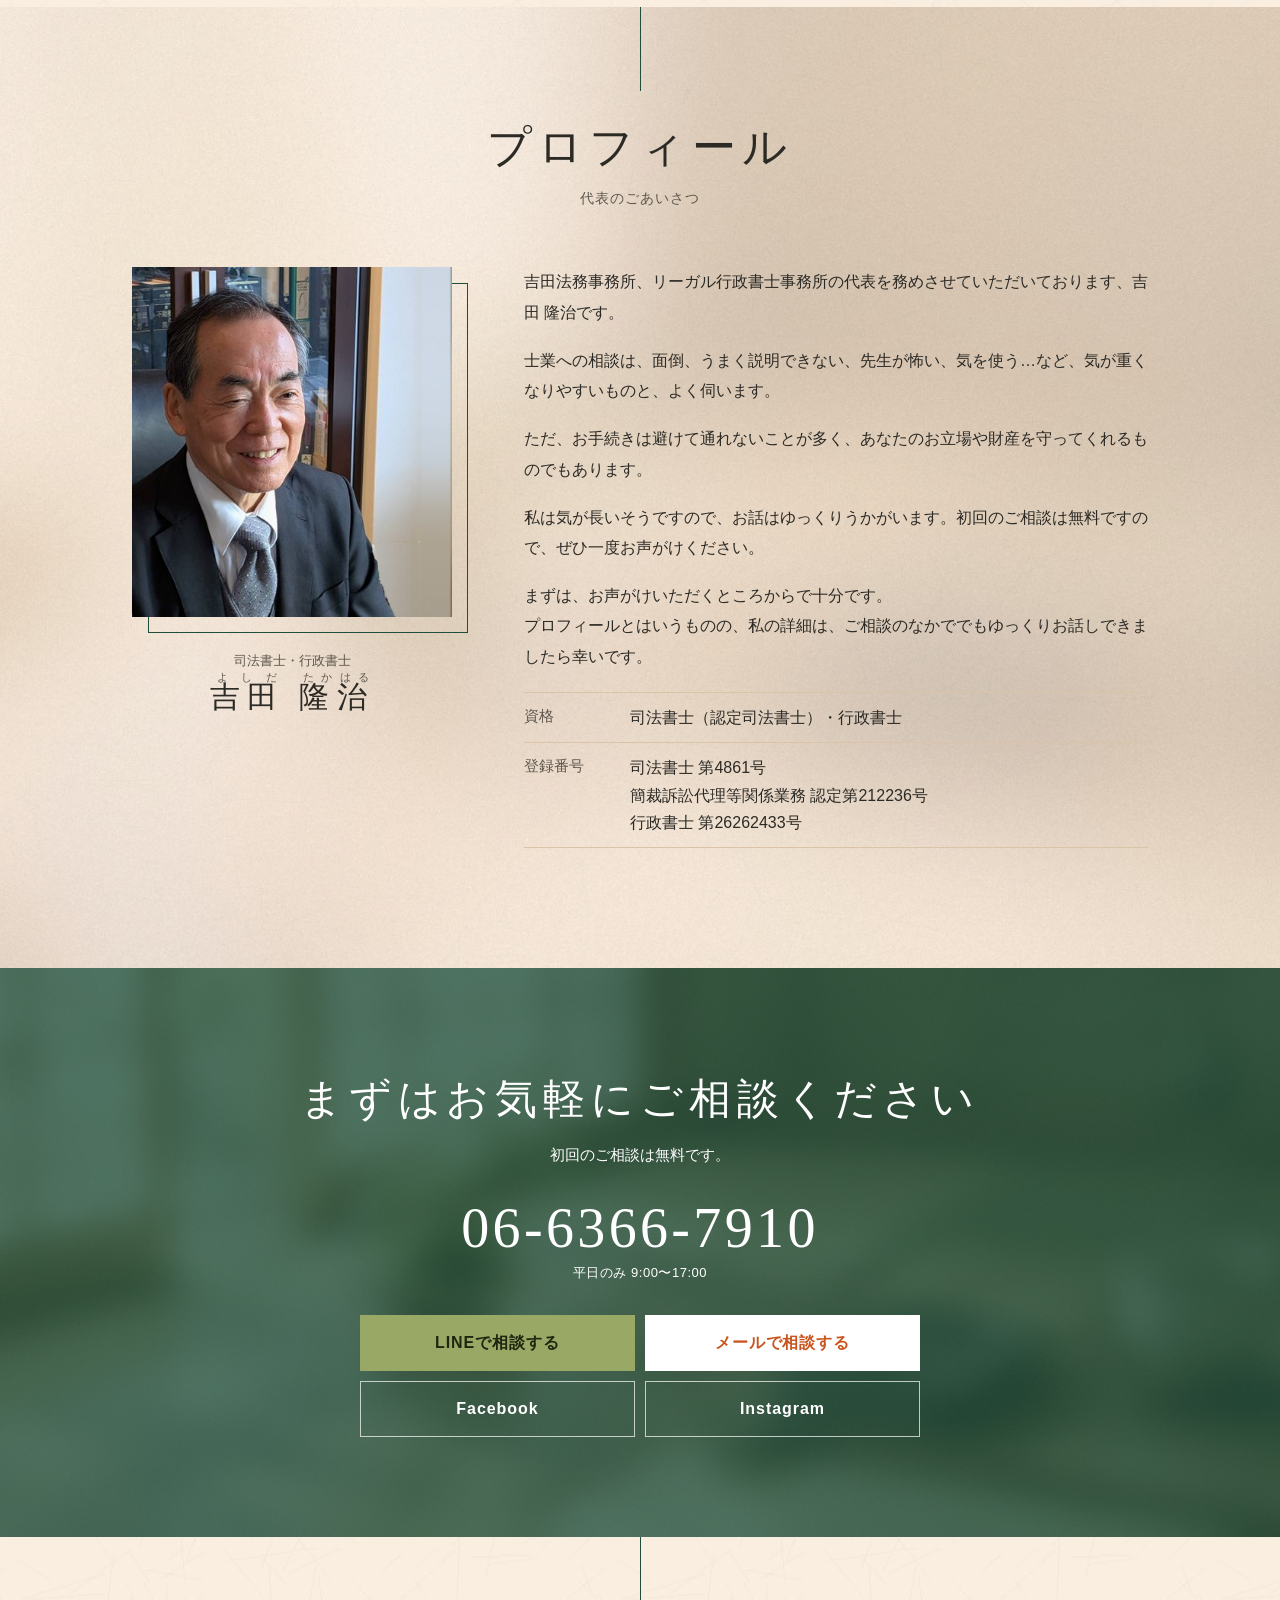
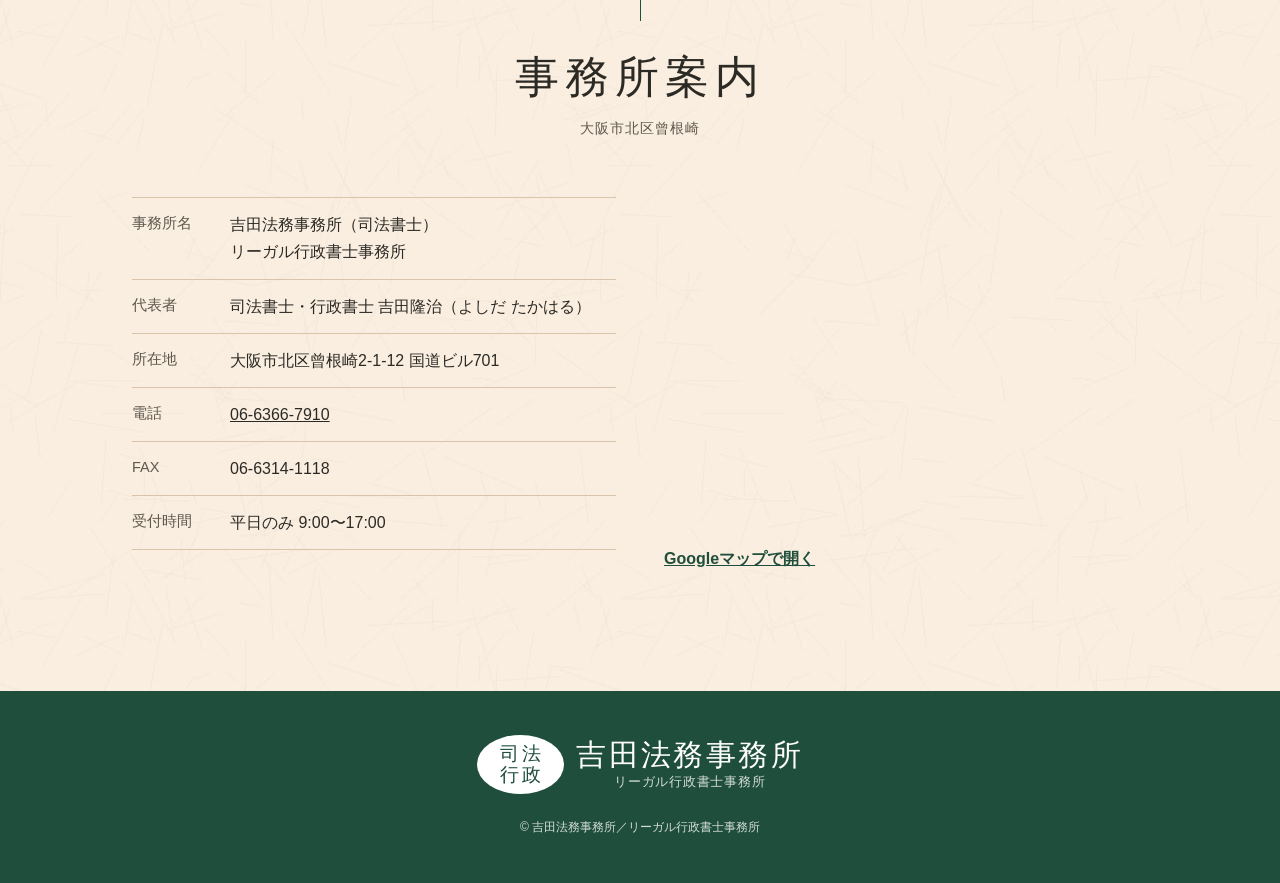
<file: case-2611-a8f3/b/index.html>
<!doctype html>
<html lang="ja">
<head>
<meta name="robots" content="noindex, nofollow">
<meta charset="utf-8">
<meta name="viewport" content="width=device-width, initial-scale=1, viewport-fit=cover">
<title>吉田法務事務所｜大阪市北区の司法書士・行政書士</title>
<meta name="description" content="大阪市北区曾根崎の司法書士・行政書士事務所。不動産登記、相続、会社設立、遺言、債務整理、許認可申請などのご相談を承ります。初回相談無料。">
<link rel="preconnect" href="https://fonts.googleapis.com">
<link rel="preconnect" href="https://fonts.gstatic.com" crossorigin>
<link href="https://fonts.googleapis.com/css2?family=Yuji+Syuku&family=Zen+Kaku+Gothic+New:wght@400;500;700&display=swap" rel="stylesheet">
<style>
:root{
  --paper:#f8ecdf;      /* 肌色ベース */
  --paper-deep:#f0dcc6;
  --green:#1f4f3c;      /* 名刺の深緑 */
  --matcha:#9aa865;     /* くすんだ抹茶色 */
  --matcha-ink:#1e2610;
  --ink:#2c2a25;
  --muted:#5f584e;
  --orange:#c9541c;     /* 名刺のメールアドレスの色 */
  --line:#d9c3a9;
  --brush:"Yuji Syuku","Shippori Mincho","Hiragino Mincho ProN","Yu Mincho",serif;
  --gothic:"Zen Kaku Gothic New","Hiragino Kaku Gothic ProN","Yu Gothic","Noto Sans CJK JP",sans-serif;
  --frame:14px;
}
*{box-sizing:border-box}
html{-webkit-text-size-adjust:100%;scroll-padding-top:76px}
body{margin:0;background:var(--paper);color:var(--ink);font:400 16px/1.9 var(--gothic);overflow-wrap:anywhere}
a{color:inherit}
img{max-width:100%;display:block}
:focus-visible{outline:3px solid var(--orange);outline-offset:2px}
h1,h2,h3,h4,p,ul,ol,dl,dd,figure{margin:0;padding:0}
.wrap{max-width:1080px;margin:0 auto;padding-left:20px;padding-right:20px}
[hidden]{display:none!important}

/* ===== 固定の背景写真（メインの下に敷く） ===== */
.hero-bg{position:fixed;inset:0;z-index:-1;overflow:hidden;background:var(--paper)}
.hero-bg picture,.hero-bg img{position:absolute;inset:0;width:100%;height:100%;object-fit:cover}
.hero-bg img{animation:settle 3.2s cubic-bezier(.2,.7,.2,1) both}
.hero-bg::after{content:"";position:absolute;inset:-20%;background:linear-gradient(115deg,transparent 35%,rgba(255,250,238,.55) 48%,transparent 60%);animation:sweep 11s ease-in-out 1.2s infinite;mix-blend-mode:soft-light}
@keyframes settle{from{transform:scale(1.12);filter:blur(6px)}to{transform:scale(1);filter:blur(0)}}
@keyframes sweep{0%,100%{transform:translateX(-30%)}50%{transform:translateX(30%)}}

/* ===== トップ ===== */
.hero{position:relative;height:100vh;height:100svh;min-height:560px;border:var(--frame) solid var(--paper);border-bottom:0}
.mark{position:absolute;top:0;left:0;z-index:3;display:flex;align-items:center;gap:12px;padding:14px 18px 14px 14px;background:var(--paper);border-radius:0 0 14px 0;text-decoration:none}
.seal{flex:none;display:grid;place-items:center;width:66px;height:42px;border-radius:50%;background:var(--green);color:#fff;font:400 14px/1.1 var(--brush);letter-spacing:.14em;padding-left:.14em;text-align:center}
.mark .nm{font:400 22px/1.2 var(--brush);letter-spacing:.08em}
.mark .sub{display:block;font:500 11px/1.5 var(--gothic);color:var(--muted);letter-spacing:.06em}
.copy{position:absolute;inset:0;display:flex;flex-direction:row-reverse;justify-content:center;align-items:center;gap:clamp(14px,4vw,40px);padding:96px 16px 80px}
.tate{writing-mode:vertical-rl;text-orientation:upright}
.copy h1{font:400 min(8.2vw,5.4vh,56px)/1.5 var(--brush);letter-spacing:.14em;color:var(--ink);text-shadow:0 0 18px rgba(255,248,236,.9),0 0 2px rgba(255,248,236,.9)}
.copy h1 span{display:block;white-space:nowrap}
.copy h1 small{font-size:.55em;letter-spacing:.05em}
.copy .sub{font:400 min(4.4vw,2.5vh,22px)/2 var(--brush);letter-spacing:.16em;color:var(--ink);text-shadow:0 0 14px rgba(255,248,236,.95);padding-top:min(18vh,200px)}
.copy .sub span{display:block;white-space:nowrap}
.reveal-line{opacity:0;animation:ink 1.6s cubic-bezier(.2,.7,.2,1) forwards}
@keyframes ink{from{opacity:0;filter:blur(8px);transform:translateY(-14px)}to{opacity:1;filter:blur(0);transform:none}}
.scroll-cue{position:absolute;right:22px;bottom:0;display:flex;flex-direction:column;align-items:center;gap:8px;font:500 11px/1 var(--gothic);letter-spacing:.3em;color:var(--ink);text-decoration:none}
.scroll-cue span{writing-mode:vertical-rl}
.scroll-cue i{position:relative;display:block;width:1px;height:64px;background:rgba(44,42,37,.25);overflow:hidden}
.scroll-cue i::after{content:"";position:absolute;left:0;top:-30px;width:1px;height:30px;background:var(--ink);animation:drip 2.2s ease-in-out infinite}
@keyframes drip{0%{top:-30px}70%,100%{top:64px}}
.free-badge{position:absolute;left:18px;bottom:24px;display:flex;flex-direction:column;align-items:center;justify-content:center;width:112px;height:112px;border-radius:50%;background:var(--green);color:#fff;text-align:center;font-family:var(--brush);box-shadow:0 0 0 5px rgba(248,236,223,.75)}
.free-badge .b1{font-size:14px;line-height:1.2;letter-spacing:.2em;padding-left:.2em}
.free-badge .b2{font-size:28px;line-height:1.15;letter-spacing:.12em;padding-left:.12em}
.free-badge .b3{margin-top:5px;padding-top:5px;border-top:1px solid rgba(255,255,255,.55);font-size:10px;line-height:1.45;letter-spacing:.04em}
.menu-btn{position:absolute;top:10px;right:10px;z-index:4;display:grid;place-items:center;gap:4px;width:60px;height:60px;white-space:nowrap;border:0;border-radius:50%;background:var(--paper);color:var(--ink);font:700 11px var(--gothic);cursor:pointer}
.menu-btn b{display:block;width:22px;height:1.5px;background:currentColor;margin:0 auto 2px;box-shadow:0 6px 0 currentColor}

/* ===== 追従ヘッダー ===== */
.hdr{position:fixed;top:0;left:0;right:0;z-index:20;display:flex;align-items:center;gap:16px;height:64px;padding:0 10px 0 14px;background:rgba(248,236,223,.94);backdrop-filter:blur(8px);-webkit-backdrop-filter:blur(8px);border-bottom:1px solid var(--line);transform:translateY(-100%);transition:transform .6s cubic-bezier(.2,.7,.2,1)}
.hdr.on{transform:none}
.hdr .mark{position:static;padding:0;background:none}
.hdr .seal{width:52px;height:34px;font-size:12px}
.hdr .nm{font-size:19px}
.hdr .sub{display:none}
.hdr-nav{display:none}
.hdr .menu-btn{position:static;margin-left:auto;width:60px;height:52px;background:none;font-size:10.5px;white-space:nowrap}

/* メニュー（スマホ） */
.drawer{position:fixed;inset:0;z-index:30;background:rgba(31,79,60,.97);color:#fff;display:flex;flex-direction:column;justify-content:center;padding:80px 32px 40px;opacity:0;visibility:hidden;transition:opacity .4s,visibility .4s}
.drawer.open{opacity:1;visibility:visible}
.drawer ul{list-style:none;padding:0;margin:0}
.drawer li a{display:block;padding:12px 0;border-bottom:1px solid rgba(255,255,255,.2);font:400 24px/1.5 var(--brush);letter-spacing:.1em;text-decoration:none}
.drawer .close{position:absolute;top:14px;right:14px;width:54px;height:54px;border:1px solid rgba(255,255,255,.5);border-radius:50%;background:none;color:#fff;font:700 12px var(--gothic);cursor:pointer}
.drawer .tel{margin-top:28px;font:400 30px/1.3 var(--brush);letter-spacing:.06em;text-decoration:none}
.drawer .tel small{display:block;font:500 12.5px var(--gothic);opacity:.85}

/* ===== 本文（写真の上に重なって上がってくる紙） ===== */
.sheet{position:relative;background:var(--paper) url(assets/washi.jpg);background-size:600px}
section{position:relative}
.sec-head{text-align:center;padding-top:110px;position:relative}
.sec-head::before{content:"";position:absolute;top:0;left:50%;width:1px;height:84px;background:var(--green)}
.sec-head h2{font:400 clamp(30px,8vw,44px)/1.4 var(--brush);letter-spacing:.14em}
.sec-head p{margin-top:6px;font-size:14px;color:var(--muted);letter-spacing:.08em}

/* ごあいさつ */
.about{padding:72px 0 210px;overflow:hidden}
.about .ph1,.about .ph2{position:absolute;background-size:cover;background-position:center}
.about .ph1{top:0;left:0;width:34%;height:240px;background-image:url(assets/about-window.jpg)}
.about .ph2{right:0;bottom:30px;width:44%;height:150px;background-image:url(assets/about-tea.jpg)}
.about-body{position:relative;display:flex;flex-direction:column;align-items:center;gap:32px;padding-top:150px}
.about-body h2{font:400 clamp(26px,7.4vw,40px)/1.7 var(--brush);letter-spacing:.14em;height:auto}
.about-body .txt{width:100%;max-width:30em}
.about-body .txt p+p{margin-top:1em}
.about-body .txt strong{color:var(--green)}
.points{display:grid;grid-template-columns:repeat(3,1fr);gap:10px;margin-top:8px;width:100%;max-width:560px}
.points li{list-style:none;display:grid;place-items:center;aspect-ratio:1;border-radius:50%;border:1px solid var(--green);text-align:center;font:400 clamp(14px,4vw,19px)/1.5 var(--brush);letter-spacing:.06em;background:rgba(255,255,255,.55)}

/* 取扱業務 */
.services{padding-bottom:110px}
.services::before{content:"";position:absolute;top:40px;left:0;right:0;bottom:0;background:var(--paper-deep);opacity:.6}
.svc-box{position:relative;margin-top:110px}
.svc-box .img{position:relative;width:88%;margin-left:auto}
.svc-box .img::before{content:"";position:absolute;inset:14px -14px -14px 14px;border:1px solid var(--green);z-index:-1}
.svc-box .img div{aspect-ratio:16/10;background-size:cover;background-position:center}
.svc-box .lead{position:relative;width:88%;margin:-60px 0 0;padding:30px 24px 26px;background:#fff;border-top:3px solid var(--green)}
.svc-box.right .img{margin-left:0;margin-right:auto}
.svc-box.right .img::before{inset:14px 14px -14px -14px}
.svc-box.right .lead{margin-left:auto}
.svc-box h3{font:400 clamp(26px,7vw,34px)/1.4 var(--brush);letter-spacing:.12em;color:var(--green)}
.svc-box .who{font-size:13px;color:var(--muted)}
.svc-box .tags{display:flex;flex-wrap:wrap;gap:6px 8px;margin:14px 0 18px;list-style:none}
.svc-box .tags li{padding:2px 12px;border:1px solid var(--line);border-radius:999px;font-size:14px;background:var(--paper)}
.more{display:inline-flex;align-items:center;gap:10px;min-height:48px;padding:0 22px;border:1px solid var(--green);color:var(--green);text-decoration:none;font-weight:700;letter-spacing:.06em;background:#fff;transition:background .3s,color .3s}
.more::after{content:"";width:22px;height:1px;background:currentColor;transition:width .3s}
.more:hover{background:var(--green);color:#fff}
.more:hover::after{width:32px}

/* 料金と内容（一覧） */
.price-area{position:relative;padding:20px 0 120px}
.search{max-width:640px;margin:0 auto 56px;padding:22px 20px;background:#fff;border:1px solid var(--line)}
.search label{display:block;font:400 22px/1.5 var(--brush);letter-spacing:.1em;color:var(--green);margin-bottom:8px}
.search-row{display:flex;gap:8px}
.search input{flex:1;min-width:0;min-height:52px;padding:10px 14px;border:1px solid var(--green);border-radius:0;background:var(--paper);color:var(--ink);font:400 16px var(--gothic)}
.search-row button{flex:none;min-width:84px;min-height:52px;border:0;background:var(--green);color:#fff;font:700 16px var(--gothic);cursor:pointer}
.search-help{margin-top:8px;font-size:13.5px;color:var(--muted)}
.search-none{margin-top:12px;padding:14px 16px;font-size:15px;border:1px solid var(--line);background:var(--paper)}
.svc mark{background:#f6d7b8;color:inherit;padding:0 1px}
.svc-sec{padding-top:30px}
.svc-sec + .svc-sec{padding-top:70px}
.cat{display:flex;align-items:baseline;gap:14px;padding-bottom:10px;border-bottom:1px solid var(--green);margin-bottom:12px}
.cat h2{font:400 clamp(24px,6.6vw,32px)/1.4 var(--brush);letter-spacing:.12em}
.cat span{font-size:13px;color:var(--muted)}
.note{font-size:13px;line-height:1.8;color:var(--muted);margin-bottom:22px}
.svc-grid{display:grid;gap:18px;align-items:start}
.svc{position:relative;padding:22px 20px 8px;background:#fff;border:1px solid var(--line)}
.svc::before{content:"";position:absolute;top:-1px;left:-1px;width:44px;height:3px;background:var(--matcha)}
.svc h3{font:400 23px/1.5 var(--brush);letter-spacing:.08em;color:var(--green)}
.svc .office-name{font-size:12.5px;color:var(--muted);line-height:1.6}
.svc .lead{margin-top:6px}
.prices{margin-top:12px;border-top:1px dashed var(--line)}
.prices div{display:flex;flex-wrap:wrap;justify-content:space-between;align-items:baseline;gap:2px 12px;padding:9px 0;border-bottom:1px dashed var(--line);line-height:1.55}
.prices dt{font-size:14.5px}
.prices dd{font:400 21px/1.4 var(--brush);letter-spacing:.02em;margin-left:auto}
.price-text{margin-top:12px;font-weight:700}
details{margin-top:6px}
summary{cursor:pointer;min-height:48px;display:flex;align-items:center;justify-content:space-between;font-weight:700;color:var(--green);list-style:none}
summary::-webkit-details-marker{display:none}
summary::after{content:"";width:12px;height:12px;border-right:1.5px solid currentColor;border-bottom:1.5px solid currentColor;transform:rotate(45deg) translate(-3px,-3px);transition:transform .3s}
details[open] summary::after{transform:rotate(-135deg) translate(-3px,-3px)}
.detail h4{margin:12px 0 2px;font-size:15px;color:var(--green)}
.detail ul{padding-left:1.2em;font-size:15px;line-height:1.75}
.detail .small{margin:12px 0 10px;font-size:13.5px;line-height:1.75;color:var(--muted)}

/* ご相談の流れ */
.flow{padding-bottom:120px}
.steps{list-style:none;display:grid;gap:0;margin-top:56px}
.steps li{display:grid;grid-template-columns:64px 1fr;gap:18px;padding-bottom:30px;position:relative}
.steps li:not(:last-child)::before{content:"";position:absolute;left:31px;top:64px;bottom:0;width:1px;background:var(--green)}
.steps .num{width:64px;height:64px;border-radius:50%;border:1px solid var(--green);display:grid;place-items:center;font:400 26px var(--brush);color:var(--green);background:rgba(255,255,255,.7)}
.steps strong{display:block;font:400 21px/1.5 var(--brush);letter-spacing:.08em;padding-top:8px}
.steps .t{font-size:15px;color:var(--muted)}

/* プロフィール（うすくぼかした写真を背景に） */
.profile{padding-bottom:120px;overflow:hidden}
.profile::before{content:"";position:absolute;inset:0;background:url(assets/wash.jpg) center/cover;opacity:.55}
.prof{position:relative;display:grid;gap:32px;margin-top:56px}
.prof figure{position:relative;width:min(300px,78%);margin:0 auto}
.prof figure::before{content:"";position:absolute;inset:16px -16px -16px 16px;border:1px solid var(--green)}
.prof figure img{position:relative;width:100%;height:auto}
.prof figcaption{margin-top:28px;text-align:center}
.prof figcaption .role{font-size:13px;color:var(--muted)}
.prof figcaption .nm{font:400 30px/1.4 var(--brush);letter-spacing:.24em}
.prof figcaption rt{font:500 11px var(--gothic);letter-spacing:.1em;color:var(--muted)}
.prof .txt p{margin-bottom:1.1em}
.facts{margin-top:20px;border-top:1px solid var(--line)}
.facts div{display:grid;grid-template-columns:6em 1fr;gap:10px;padding:11px 0;border-bottom:1px solid var(--line);line-height:1.7}
.facts dt{color:var(--muted);font-size:14.5px}

/* お問い合わせ */
.contact{padding:100px 0;color:#fff;overflow:hidden;text-align:center}
.contact::before{content:"";position:absolute;inset:0;background:url(assets/contact.jpg) center/cover}
.contact::after{content:"";position:absolute;inset:0;background:rgba(31,79,60,.78)}
.contact .wrap{position:relative;z-index:1}
.contact h2{font:400 clamp(28px,7.6vw,42px)/1.5 var(--brush);letter-spacing:.14em}
.contact .lead{margin-top:10px;font-size:15px}
.c-tel{display:inline-block;margin-top:26px;font:400 clamp(36px,10vw,56px)/1.2 var(--brush);letter-spacing:.06em;text-decoration:none}
.c-tel small{display:block;font:500 13px/1.6 var(--gothic);letter-spacing:.04em}
.c-btns{display:grid;gap:10px;max-width:560px;margin:28px auto 0}
.c-btns a{display:flex;align-items:center;justify-content:center;gap:8px;min-height:56px;padding:8px 16px;text-decoration:none;font-weight:700;letter-spacing:.06em}
.c-line{background:var(--matcha);color:var(--matcha-ink)}
.c-mail{background:#fff;color:var(--orange)}
.c-sns{display:grid!important;grid-template-columns:1fr 1fr;gap:10px}
.c-sns a{border:1px solid rgba(255,255,255,.7);color:#fff}

/* 事務所案内 */
.office{padding-bottom:110px}
.office-layout{display:grid;gap:28px;margin-top:56px}
.office dl{border-top:1px solid var(--line)}
.office dl div{display:grid;grid-template-columns:5.5em 1fr;gap:10px;padding:13px 0;border-bottom:1px solid var(--line);line-height:1.7}
.office dt{color:var(--muted);font-size:14.5px}
.map iframe{display:block;width:100%;height:300px;border:0;filter:sepia(.25) saturate(.85)}
.map a{display:inline-flex;align-items:center;min-height:44px;font-weight:700;color:var(--green)}

footer{background:var(--green);color:#fff;padding:44px 0 110px;text-align:center}
footer .mark{position:static;display:inline-flex;background:none;padding:0}
footer .seal{background:#fff;color:var(--green)}
footer .mark .sub{color:rgba(255,255,255,.8)}
footer small{display:block;margin-top:22px;font-size:12px;opacity:.8}

/* スマホ下部の連絡ボタン（スクロールすると出てくる） */
.bar{position:fixed;left:0;right:0;bottom:0;z-index:15;display:grid;grid-template-columns:5fr 4fr 4fr;gap:6px;padding:8px 8px calc(8px + env(safe-area-inset-bottom));background:rgba(248,236,223,.96);border-top:1px solid var(--line);transform:translateY(110%);transition:transform .5s cubic-bezier(.2,.7,.2,1)}
.bar.on{transform:none}
.bar a{min-height:50px;display:flex;align-items:center;justify-content:center;text-decoration:none;font-weight:700;font-size:15px}
.bar .t{background:var(--green);color:#fff}
.bar .l{background:var(--matcha);color:var(--matcha-ink)}
.bar .m{border:1px solid var(--orange);color:var(--orange);background:#fff}

/* スクロールで現れる動き */
.js .fx{opacity:0;transform:translateY(24px);transition:opacity 1.1s ease,transform 1.1s cubic-bezier(.2,.7,.2,1)}
.js .fx.in{opacity:1;transform:none}
.js .wipe{clip-path:inset(0 100% 0 0);transition:clip-path 1.4s cubic-bezier(.7,0,.2,1)}
.js .wipe.in{clip-path:inset(0 0 0 0)}

@media (min-width:860px){
  :root{--frame:20px}
  .wrap{padding-left:32px;padding-right:32px}
  .mark{padding:22px 30px 22px 24px}
  .seal{width:92px;height:58px;font-size:19px}
  .mark .nm{font-size:30px}
  .mark .sub{font-size:12.5px}
  .menu-btn{display:none}
  .hero .hdr-inline{position:absolute;top:26px;right:30px;z-index:3;display:flex;gap:26px;list-style:none;margin:0;padding:12px 22px;background:rgba(248,236,223,.85)}
  .hero .hdr-inline a{text-decoration:none;font-weight:500;letter-spacing:.08em}
  .copy{justify-content:center;gap:56px;padding-top:120px}
  .free-badge{left:44px;bottom:44px;width:148px;height:148px}
  .free-badge .b1{font-size:17px}
  .free-badge .b2{font-size:38px}
  .free-badge .b3{font-size:12.5px;margin-top:6px;padding-top:6px}
  .scroll-cue{right:40px}
  .hdr{height:76px;padding:0 24px}
  .hdr-nav{display:flex;gap:26px;margin-left:auto;list-style:none;padding:0}
  .hdr-nav a{text-decoration:none;font-weight:500;letter-spacing:.06em}
  .hdr .tel{display:flex;flex-direction:column;align-items:center;justify-content:center;height:56px;padding:0 18px;background:var(--green);color:#fff;text-decoration:none;font:400 20px/1.1 var(--brush);letter-spacing:.04em}
  .hdr .tel small{font:500 11px/1.4 var(--gothic)}
  .hdr .menu-btn{display:none}
  .about .ph1{width:22%;height:320px}
  .about{padding-bottom:290px}
  .about .ph2{width:20%;height:220px;bottom:40px}
  .about-body{flex-direction:row-reverse;justify-content:flex-start;align-items:flex-start;gap:64px;padding-top:40px;min-height:520px}
  .about-body h2{writing-mode:vertical-rl;text-orientation:upright;font-size:40px;line-height:1.9}
  .about-body .txt{padding-top:60px;max-width:27em}
  .svc-box{margin-top:150px}
  .svc-box .img{width:68%}
  .svc-box .lead{position:absolute;top:-50px;right:0;width:40%;margin:0;padding:48px 36px 40px}
  .svc-box.right .lead{right:auto;left:0}
  .svc-grid{grid-template-columns:1fr 1fr;gap:22px}
  .steps{grid-template-columns:repeat(5,1fr);gap:16px}
  .steps li{grid-template-columns:1fr;justify-items:center;text-align:center;gap:10px}
  .steps strong{font-size:18px}
  .steps li:not(:last-child)::before{left:calc(50% + 32px);right:calc(-50% + 24px);top:32px;bottom:auto;width:auto;height:1px}
  .prof{grid-template-columns:320px 1fr;gap:72px;align-items:start}
  .prof figure{width:100%}
  .c-btns{grid-template-columns:1fr 1fr}
  .c-sns{grid-column:1 / -1}
  .office-layout{grid-template-columns:1fr 1fr;gap:48px;align-items:stretch}
  .map{display:flex;flex-direction:column}
  .map iframe{flex:1;min-height:340px;height:auto}
  .bar{display:none}
  footer{padding-bottom:44px}
}
@media (max-width:859px){.hdr-inline{display:none}}
@media (min-width:860px) and (max-width:1099px){.about .ph1{height:190px}.about-body{padding-top:230px}}
/* 文字を大きく表示する設定の端末でも崩れないように：大きさを文字の大きさに合わせて伸ばす */
.seal{width:auto;height:auto;min-width:4.6em;min-height:3em;padding:.45em .8em .45em .94em}
.mark > span:last-child{min-width:0}
.mark .nm{display:block;word-break:keep-all;overflow-wrap:normal}
@media (max-width:859px){
  .hero .mark{right:78px}
  .mark .nm{font-size:clamp(14px,calc((100vw - 200px) / 8.2),21px)}
}
@media (max-width:359px){
  .hero .mark .seal,.hdr .seal{display:none}
  .mark .nm{font-size:clamp(14px,calc((100vw - 110px) / 7.6),22px)}
}
.mark .sub{white-space:nowrap}
.hdr .mark{max-width:none;min-width:0;flex:1}
.hdr .nm{overflow:hidden;text-overflow:clip}
.free-badge{width:8.2em;height:8.2em;min-width:0;min-height:0;aspect-ratio:auto;padding:0;font-size:14px}
.free-badge .b1{font-size:1em;white-space:nowrap}
.free-badge .b2{font-size:2em;white-space:nowrap}
.free-badge .b3{font-size:.72em;white-space:nowrap}
@media (min-width:860px){
  .mark .nm{font-size:30px}
  .hdr .mark .nm{font-size:23px}
  .free-badge{font-size:17px;width:8.8em;height:8.8em}
  .free-badge .b2{font-size:2.25em}
}
@media (prefers-reduced-motion:reduce){
  *,*::before,*::after{animation:none!important;transition:none!important}
  .reveal-line{opacity:1}
  .js .fx,.js .wipe{opacity:1;transform:none;clip-path:none}
}
</style>
</head>
<body>
<div class="hero-bg" aria-hidden="true">
  <picture>
    <source media="(max-aspect-ratio: 4/5)" srcset="assets/hero-tall.jpg">
    <img src="assets/hero-wide.jpg" alt="">
  </picture>
</div>

<header class="hero" id="top">
  <a class="mark" href="#top"><span class="seal" aria-hidden="true">司法<br>行政</span><span><span class="nm">吉田法務<wbr>事務所</span><span class="sub">リーガル行政書士事務所</span></span></a>
  <ul class="hdr-inline">
    <li><a href="#services">取扱業務</a></li><li><a href="#flow">ご相談の流れ</a></li><li><a href="#profile">プロフィール</a></li><li><a href="#office">事務所案内</a></li>
  </ul>
  <button class="menu-btn" type="button" aria-controls="drawer" aria-expanded="false"><b></b>メニュー</button>
  <div class="copy">
    <h1 class="tate"><span class="reveal-line" style="animation-delay:.5s">「あのときしておいて</span><span class="reveal-line" style="animation-delay:1.0s">よかった」<small>と</small></span></h1>
    <p class="tate sub"><span class="reveal-line" style="animation-delay:1.7s">いつかきっと思う日が来ます。</span><span class="reveal-line" style="animation-delay:2.1s">まずはお気軽にご相談ください。</span></p>
  </div>
  <p class="free-badge reveal-line" style="animation-delay:2.6s"><span class="b1">初回相談</span><span class="b2">無料</span><span class="b3">2回目以降<br>1時間 5,500円</span></p>
  <a class="scroll-cue" href="#about"><span>スクロール</span><i></i></a>
</header>

<div class="hdr" id="hdr">
  <a class="mark" href="#top"><span class="seal" aria-hidden="true">司法<br>行政</span><span><span class="nm">吉田法務<wbr>事務所</span><span class="sub">リーガル行政書士事務所</span></span></a>
  <ul class="hdr-nav">
    <li><a href="#services">取扱業務</a></li><li><a href="#flow">ご相談の流れ</a></li><li><a href="#profile">プロフィール</a></li><li><a href="#office">事務所案内</a></li>
  </ul>
  <a class="tel" href="tel:0663667910" hidden data-wide>06-6366-7910<small>平日のみ 9:00〜17:00</small></a>
  <button class="menu-btn" type="button" aria-controls="drawer" aria-expanded="false"><b></b>メニュー</button>
</div>

<nav class="drawer" id="drawer" aria-label="メニュー">
  <button class="close" type="button">閉じる</button>
  <ul>
    <li><a href="#about">ごあいさつ</a></li>
    <li><a href="#services">取扱業務</a></li>
    <li><a href="#prices">料金と内容</a></li>
    <li><a href="#flow">ご相談の流れ</a></li>
    <li><a href="#profile">プロフィール</a></li>
    <li><a href="#office">事務所案内</a></li>
  </ul>
  <a class="tel" href="tel:0663667910">06-6366-7910<small>平日のみ 9:00〜17:00</small></a>
</nav>

<main class="sheet">
  <section class="about" id="about">
    <div class="ph1 wipe" aria-hidden="true"></div>
    <div class="ph2 wipe" aria-hidden="true"></div>
    <div class="wrap about-body">
      <h2 class="fx">暮らしと仕事の<br>手続きを、<br>ひとつの窓口で。</h2>
      <div class="txt fx">
        <p>不動産や相続の登記、会社の手続き、遺言、借金のご相談、そして許認可の申請まで。司法書士と行政書士の資格を持つ代表が、ひとつの窓口でお手伝いします。</p>
        <p>うまく説明できなくても大丈夫です。お話はゆっくりうかがいます。<strong>初回のご相談は無料</strong>です。</p>
        <ul class="points">
          <li>初回相談<br>無料</li>
          <li>司法書士<br>行政書士</li>
          <li>大阪<br>曾根崎</li>
        </ul>
      </div>
    </div>
  </section>

  <section class="services" id="services">
    <div class="sec-head fx"><h2>取扱業務</h2><p>司法書士と行政書士、ふたつの資格でお手伝いします</p></div>
    <div class="wrap">
      <div class="svc-box">
        <div class="img wipe"><div style="background-image:url(assets/svc-shihou.jpg)"></div></div>
        <div class="lead fx">
          <h3>司法書士の業務</h3>
          <p class="who">吉田法務事務所</p>
          <ul class="tags"><li>不動産登記</li><li>商業・法人登記</li><li>相続手続き</li><li>遺言</li><li>債務整理</li></ul>
          <a class="more" href="#shihou">料金と内容を見る</a>
        </div>
      </div>
      <div class="svc-box right">
        <div class="img wipe"><div style="background-image:url(assets/svc-gyousei.jpg)"></div></div>
        <div class="lead fx">
          <h3>行政書士の業務</h3>
          <p class="who">リーガル行政書士事務所</p>
          <ul class="tags"><li>許認可申請</li><li>契約書・内容証明</li><li>在留資格・各種届出</li></ul>
          <a class="more" href="#gyousei">料金と内容を見る</a>
        </div>
      </div>
    </div>
  </section>

  <section class="price-area" id="prices">
    <div class="sec-head fx"><h2>料金と内容</h2><p>表示はすべて税込の報酬です</p></div>
    <div class="wrap">
      <div class="search fx" id="search-box" hidden>
        <label for="search">お困りごとを検索</label>
        <form class="search-row" id="search-form" role="search">
          <input id="search" type="search" placeholder="例：相続、借金、会社設立" autocomplete="off" enterkeyhint="search">
          <button type="submit">検索</button>
        </form>
        <p class="search-help" id="search-status" role="status">キーワードを入れて「検索」を押すと、該当するサービスへ移動します</p>
        <p class="search-none" id="search-none" hidden>該当するサービスが見つかりませんでした。別の言葉で探すか、お電話・LINE・メールでご相談ください。</p>
      </div>

      <div class="svc-sec" id="shihou">
        <div class="cat"><h2>司法書士</h2><span>吉田法務事務所</span></div>
        <p class="note">※表示の料金はすべて税込の報酬のみです。公的書類の収集等にかかる郵送費・交通費・手数料、登記費用（登録免許税など）、定款認証等の公証役場への費用などは別にかかります。内容により変わりますので、初回相談でお見積りします。</p>
        <div class="svc-grid">
      <article class="svc fx">
        <h3>不動産登記</h3>
        <p class="office-name">吉田法務事務所</p>
        <p class="lead">売買・相続・贈与に伴う名義変更、抵当権の抹消など。</p>
        <dl class="prices">
          <div><dt>売買の所有権移転登記（立会込み）売主側</dt><dd>27,500円</dd></div>
          <div><dt>売買の所有権移転登記（立会込み）買主側</dt><dd>66,000円〜</dd></div>
          <div><dt>抵当権抹消登記</dt><dd>16,500円〜</dd></div>
          <div><dt>抵当権設定登記</dt><dd>38,500円</dd></div>
        </dl>
        <details><summary>詳しく見る</summary><div class="detail">
          <h4>こんなときに</h4><ul><li>不動産を購入・売却した</li><li>親から家や土地をもらう</li><li>住宅ローンを完済した</li><li>離婚で名義を変えたい</li><li>土地・家を担保にお金を借りたい</li></ul>
          <h4>主な手続き</h4><ul><li>売買・贈与・財産分与による所有権移転登記</li><li>住宅ローン完済後の抵当権抹消登記</li><li>住宅ローン借入れ時等の抵当権設定登記</li><li>住所・氏名の変更登記</li></ul>
          <h4>必要書類の例</h4><ul><li>登記識別情報（権利証）</li><li>印鑑証明書・本人確認書類</li><li>固定資産評価証明書</li></ul>
          <p class="small">※内容により異なります。詳しくはご相談ください。</p>
        </div></details>
      </article>
      <article class="svc fx">
        <h3>商業・法人登記</h3>
        <p class="office-name">吉田法務事務所</p>
        <p class="lead">会社設立、役員変更、本店移転などの登記。</p>
        <dl class="prices">
          <div><dt>会社の設立（報酬）</dt><dd>66,000円〜</dd></div>
          <div><dt>役員変更登記</dt><dd>26,400円</dd></div>
          <div><dt>本店移転登記（管内）</dt><dd>38,500円</dd></div>
          <div><dt>本店移転登記（管外）</dt><dd>66,000円</dd></div>
        </dl>
        <details><summary>詳しく見る</summary><div class="detail">
          <h4>こんなときに</h4><ul><li>会社を作りたい</li><li>役員が変わった・任期が来た</li><li>本店を移転する、社名を変える</li></ul>
          <h4>主な手続き</h4><ul><li>会社の設立登記</li><li>役員変更登記</li><li>本店移転・商号変更・目的変更の登記</li><li>解散・清算の登記</li></ul>
          <h4>必要書類の例</h4><ul><li>定款の内容、役員の就任承諾書</li><li>役員の印鑑証明書</li><li>資本金の払込みを証する書面</li></ul>
          <p class="small">※会社の状況により異なります。</p>
        </div></details>
      </article>
      <article class="svc fx">
        <h3>相続手続き</h3>
        <p class="office-name">吉田法務事務所</p>
        <p class="lead">相続登記、戸籍収集、遺産整理までサポート。</p>
        <dl class="prices">
          <div><dt>相続登記（公的書類の収集作業報酬を含む）</dt><dd>82,500円〜</dd></div>
        </dl>
        <details><summary>詳しく見る</summary><div class="detail">
          <h4>こんなときに</h4><ul><li>親が亡くなり、不動産の名義を変えたい</li><li>何から始めればよいかわからない</li><li>相続登記の期限が心配</li></ul>
          <p class="small">相続登記は2024年4月から義務化され、不動産を相続したことを知った日から3年以内の申請が必要です。2024年3月以前に相続で取得したことを知った不動産は、2027年3月31日までに申請が必要です。</p>
          <h4>主な手続き</h4><ul><li>戸籍の収集・相続人の調査</li><li>遺産分割協議書の作成</li><li>相続登記の申請</li><li>預貯金などの遺産整理</li></ul>
          <h4>必要書類の例</h4><ul><li>亡くなった方の出生から死亡までの戸籍</li><li>相続人の戸籍・住民票</li><li>固定資産評価証明書</li></ul>
        </div></details>
      </article>
      <article class="svc fx">
        <h3>遺言</h3>
        <p class="office-name">吉田法務事務所</p>
        <p class="lead">将来に備えた遺言書作成のご相談。</p>
        <dl class="prices">
          <div><dt>自筆証書遺言の作成支援・原案作成</dt><dd>55,000円〜</dd></div>
          <div><dt>公正証書遺言の作成サポート</dt><dd>88,000円〜</dd></div>
          <div><dt>法務局での自筆証書遺言保管制度の申請サポート</dt><dd>44,000円〜</dd></div>
        </dl>
        <details><summary>詳しく見る</summary><div class="detail">
          <h4>こんなときに</h4><ul><li>遺言を残したい</li><li>認知症になる前に備えたい</li></ul>
          <h4>主な手続き</h4><ul><li>自筆証書遺言・公正証書遺言の作成サポート</li><li>法務局での自筆証書遺言保管制度の申請サポート</li></ul>
          <h4>必要書類の例</h4><ul><li>戸籍、不動産の登記情報</li><li>財産の一覧（預貯金・不動産など）</li></ul>
        </div></details>
      </article>
      <article class="svc fx">
        <h3>債務整理</h3>
        <p class="office-name">吉田法務事務所</p>
        <p class="lead">任意整理・自己破産・個人再生・過払い金請求。借金のお悩みをご相談ください。</p>
        <p class="price-text">費用は、手続きの種類や債権者の数により異なります。初回相談でお見積りします。</p>
        <details><summary>詳しく見る</summary><div class="detail">
          <h4>こんなときに</h4><ul><li>返済が苦しい</li><li>督促の連絡が来ている</li><li>分割で返せなくなり、一括請求された</li></ul>
          <h4>主な手続き</h4><ul><li>任意整理：債権者との交渉（返済条件の見直しの協議）</li><li>個人再生：裁判所に提出する書類の作成支援</li><li>自己破産：裁判所に提出する書類の作成支援</li><li>過払い金返還請求</li></ul>
          <h4>必要書類の例</h4><ul><li>借入先と金額のわかる資料</li><li>取引明細・請求書</li><li>収入のわかる資料（給与明細など）</li></ul>
          <p class="small">※個人再生・自己破産は、裁判所に提出する書類の作成をサポートします。個々の債権の額が140万円を超える場合は、交渉・訴訟の代理は司法書士にはできないため、弁護士へのご相談をご案内します。</p>
          <p class="small">※債務整理は、ご依頼をお受けする前に、必ず司法書士本人が直接お会いして、手続きの内容・費用・見通しをご説明します。ご来所が難しいご事情がある場合は、ご相談ください。結果をお約束するものではありません。</p>
        </div></details>
      </article>
        </div>
      </div>

      <div class="svc-sec" id="gyousei">
        <div class="cat"><h2>行政書士</h2><span>リーガル行政書士事務所</span></div>
        <p class="note">※表示の料金はすべて税込の報酬のみです。公的書類の収集等にかかる郵送費・交通費・手数料、官公署（都道府県・保健所・警察署など）へ納める申請手数料・証紙代などは別にかかります。内容により変わりますので、初回相談でお見積りします。</p>
        <div class="svc-grid">
      <article class="svc fx">
        <h3>許認可申請</h3>
        <p class="office-name">リーガル行政書士事務所</p>
        <p class="lead">建設業・飲食業などの許認可を代行。</p>
        <dl class="prices">
          <div><dt>建設業許可（知事・新規）</dt><dd>143,000円〜</dd></div>
          <div><dt>飲食店営業許可</dt><dd>44,000円〜</dd></div>
          <div><dt>風俗営業許可（風営法）</dt><dd>176,000円〜</dd></div>
          <div><dt>宅建業免許（知事・新規）</dt><dd>121,000円〜</dd></div>
        </dl>
        <details><summary>詳しく見る</summary><div class="detail">
          <h4>こんなときに</h4><ul><li>建設業を始めたい・許可を更新したい</li><li>飲食店を開業したい</li><li>中古品の売買を始めたい</li></ul>
          <h4>主な手続き</h4><ul><li>建設業許可の新規・更新・変更</li><li>飲食店営業許可</li><li>風俗営業許可（風営法）</li><li>宅建業免許の新規・更新・変更</li><li>古物商許可</li><li>各種届出</li></ul>
          <h4>必要書類の例</h4><ul><li>登記事項証明書・身分証明書</li><li>事務所や店舗の図面</li><li>経歴や資格のわかる書類</li></ul>
          <p class="small">※許可の種類により異なります。</p>
        </div></details>
      </article>
      <article class="svc fx">
        <h3>契約書・内容証明</h3>
        <p class="office-name">リーガル行政書士事務所</p>
        <p class="lead">契約書の作成や内容証明郵便の作成。</p>
        <details><summary>詳しく見る</summary><div class="detail">
          <h4>こんなときに</h4><ul><li>取引先との契約書を作りたい</li><li>取引上の通知や請求の内容を、書面に残したい</li></ul>
          <h4>主な手続き</h4><ul><li>業務委託・賃貸借・売買などの契約書の作成・チェック</li><li>内容証明郵便の作成</li></ul>
          <h4>必要書類の例</h4><ul><li>これまでのやり取りの資料</li><li>相手方の情報</li></ul>
          <p class="small">※書類の作成のみを行います。紛争になっている案件の、相手方との交渉・代理はできません。</p>
        </div></details>
      </article>
      <article class="svc fx">
        <h3>在留資格・各種届出</h3>
        <p class="office-name">リーガル行政書士事務所</p>
        <p class="lead">在留資格の申請や各種届出のサポート。</p>
        <details><summary>詳しく見る</summary><div class="detail">
          <h4>こんなときに</h4><ul><li>外国人の方を雇用したい</li><li>在留期間を更新したい</li></ul>
          <h4>主な手続き</h4><ul><li>在留資格認定証明書交付申請</li><li>在留期間の更新・在留資格の変更</li><li>各種届出</li></ul>
          <h4>必要書類の例</h4><ul><li>パスポート・在留カード</li><li>雇用契約書など</li></ul>
          <p class="small">※在留資格の種類により異なります。</p>
        </div></details>
      </article>
        </div>
      </div>
    </div>
  </section>

  <section class="flow" id="flow">
    <div class="sec-head fx"><h2>ご相談の流れ</h2><p>はじめての方も安心してお越しください</p></div>
    <div class="wrap">
      <ol class="steps">
        <li class="fx"><div class="num">一</div><div><strong>お問い合わせ</strong><span class="t">電話・LINE・メールで</span></div></li>
        <li class="fx"><div class="num">二</div><div><strong>初回相談</strong><span class="t">状況をうかがいます</span></div></li>
        <li class="fx"><div class="num">三</div><div><strong>お見積り・ご依頼</strong><span class="t">費用を明示します</span></div></li>
        <li class="fx"><div class="num">四</div><div><strong>書類の収集・手続き</strong><span class="t">状況をご連絡します</span></div></li>
        <li class="fx"><div class="num">五</div><div><strong>完了報告・書類のお渡し</strong><span class="t">必要書類をお返しします</span></div></li>
      </ol>
    </div>
  </section>

  <section class="profile" id="profile">
    <div class="sec-head fx"><h2>プロフィール</h2><p>代表のごあいさつ</p></div>
    <div class="wrap prof">
      <div class="fx">
        <figure><img src="assets/yoshida-photo.jpg" width="420" height="459" alt="吉田隆治の写真" loading="lazy"></figure>
        <figcaption><span class="role">司法書士・行政書士</span><br><span class="nm"><ruby>吉田<rt>よしだ</rt></ruby> <ruby>隆治<rt>たかはる</rt></ruby></span></figcaption>
      </div>
      <div class="txt fx">
        <p>吉田法務事務所、リーガル行政書士事務所の代表を務めさせていただいております、吉田 隆治です。</p>
        <p>士業への相談は、面倒、うまく説明できない、先生が怖い、気を使う…など、気が重くなりやすいものと、よく伺います。</p>
        <p>ただ、お手続きは避けて通れないことが多く、あなたのお立場や財産を守ってくれるものでもあります。</p>
        <p>私は気が長いそうですので、お話はゆっくりうかがいます。初回のご相談は無料ですので、ぜひ一度お声がけください。</p>
        <p>まずは、お声がけいただくところからで十分です。<br>プロフィールとはいうものの、私の詳細は、ご相談のなかででもゆっくりお話しできましたら幸いです。</p>
        <dl class="facts">
          <div><dt>資格</dt><dd>司法書士（認定司法書士）・行政書士</dd></div>
          <div><dt>登録番号</dt><dd>司法書士 第4861号<br>簡裁訴訟代理等関係業務 認定第212236号<br>行政書士 第26262433号</dd></div>
        </dl>
      </div>
    </div>
  </section>

  <section class="contact" id="contact">
    <div class="wrap fx">
      <h2>まずはお気軽にご相談ください</h2>
      <p class="lead">初回のご相談は無料です。</p>
      <a class="c-tel" href="tel:0663667910">06-6366-7910<small>平日のみ 9:00〜17:00</small></a>
      <div class="c-btns">
        <a class="c-line" href="https://lin.ee/ox8c9HK" target="_blank" rel="noopener">LINEで相談する</a>
        <a class="c-mail" href="mailto:yoshidahoumujimusho@gmail.com">メールで相談する</a>
        <div class="c-sns">
          <a href="https://www.facebook.com/share/156BoX4msZd/" target="_blank" rel="noopener">Facebook</a>
          <a href="https://www.instagram.com/yoshidahoumujimusho/" target="_blank" rel="noopener">Instagram</a>
        </div>
      </div>
    </div>
  </section>

  <section class="office" id="office">
    <div class="sec-head fx"><h2>事務所案内</h2><p>大阪市北区曾根崎</p></div>
    <div class="wrap office-layout">
      <dl class="fx">
        <div><dt>事務所名</dt><dd>吉田法務事務所（司法書士）<br>リーガル行政書士事務所</dd></div>
        <div><dt>代表者</dt><dd>司法書士・行政書士 吉田隆治（よしだ たかはる）</dd></div>
        <div><dt>所在地</dt><dd>大阪市北区曾根崎2-1-12 国道ビル701</dd></div>
        <div><dt>電話</dt><dd><a href="tel:0663667910">06-6366-7910</a></dd></div>
        <div><dt>FAX</dt><dd>06-6314-1118</dd></div>
        <div><dt>受付時間</dt><dd>平日のみ 9:00〜17:00</dd></div>
      </dl>
      <div class="map fx">
        <iframe src="https://www.google.com/maps?q=%E5%A4%A7%E9%98%AA%E5%B8%82%E5%8C%97%E5%8C%BA%E6%9B%BE%E6%A0%B9%E5%B4%8E2-1-12&amp;z=17&amp;hl=ja&amp;output=embed" title="吉田法務事務所の地図" loading="lazy" referrerpolicy="no-referrer-when-downgrade"></iframe>
        <a href="https://www.google.com/maps/search/?api=1&amp;query=%E5%A4%A7%E9%98%AA%E5%B8%82%E5%8C%97%E5%8C%BA%E6%9B%BE%E6%A0%B9%E5%B4%8E2-1-12" target="_blank" rel="noopener">Googleマップで開く</a>
      </div>
    </div>
  </section>
</main>

<footer>
  <a class="mark" href="#top"><span class="seal" aria-hidden="true">司法<br>行政</span><span><span class="nm">吉田法務<wbr>事務所</span><span class="sub">リーガル行政書士事務所</span></span></a>
  <small>© 吉田法務事務所／リーガル行政書士事務所</small>
</footer>

<div class="bar" id="bar" aria-label="連絡先">
  <a class="t" href="tel:0663667910">電話する</a>
  <a class="l" href="https://lin.ee/ox8c9HK" target="_blank" rel="noopener">LINE</a>
  <a class="m" href="mailto:yoshidahoumujimusho@gmail.com">メール</a>
</div>

<script>
document.documentElement.classList.add('js');
(function(){
  /* 追従ヘッダーと下部ボタン */
  var hdr=document.getElementById('hdr'),bar=document.getElementById('bar'),hero=document.getElementById('top');
  var tel=hdr.querySelector('[data-wide]');if(matchMedia('(min-width:860px)').matches)tel.hidden=false;
  function onScroll(){var y=window.scrollY,h=hero.offsetHeight;hdr.classList.toggle('on',y>h*.7);bar.classList.toggle('on',y>h*.5)}
  addEventListener('scroll',onScroll,{passive:true});onScroll();
  /* メニュー */
  var drawer=document.getElementById('drawer');
  function setMenu(open){drawer.classList.toggle('open',open);document.querySelectorAll('.menu-btn').forEach(function(b){b.setAttribute('aria-expanded',open)});if(open)drawer.querySelector('a').focus()}
  document.querySelectorAll('.menu-btn').forEach(function(b){b.addEventListener('click',function(){setMenu(true)})});
  drawer.querySelector('.close').addEventListener('click',function(){setMenu(false)});
  drawer.querySelectorAll('a').forEach(function(a){a.addEventListener('click',function(){setMenu(false)})});
  addEventListener('keydown',function(e){if(e.key==='Escape')setMenu(false)});
  /* スクロールで現れる */
  var els=document.querySelectorAll('.fx,.wipe');
  if('IntersectionObserver' in window){
    var io=new IntersectionObserver(function(es){es.forEach(function(e){if(e.isIntersecting){e.target.classList.add('in');io.unobserve(e.target)}})},{rootMargin:'0px 0px -12% 0px'});
    els.forEach(function(el){io.observe(el)});
  }else{els.forEach(function(el){el.classList.add('in')})}
})();
</script>
<script>
(function(){
  var box=document.getElementById('search-box');box.hidden=false;
  var form=document.getElementById('search-form'),input=document.getElementById('search'),status=document.getElementById('search-status'),none=document.getElementById('search-none');
  var help=status.textContent,cards=[].slice.call(document.querySelectorAll('.svc')),secs=[].slice.call(document.querySelectorAll('.svc-sec'));
  var norm=function(t){return t.normalize('NFKC').toLowerCase()};
  function unmark(){[].slice.call(document.querySelectorAll('.svc mark')).forEach(function(m){var p=m.parentNode;p.replaceChild(document.createTextNode(m.textContent),m);p.normalize()})}
  function mark(card,terms){
    var w=document.createTreeWalker(card,NodeFilter.SHOW_TEXT),nodes=[],n;while(n=w.nextNode())nodes.push(n);
    nodes.forEach(function(node){
      var t=node.nodeValue,low=norm(t);if(low.length!==t.length)return;
      var hits=[];terms.forEach(function(q){var i=low.indexOf(q);while(i>=0){hits.push([i,i+q.length]);i=low.indexOf(q,i+q.length)}});
      if(!hits.length)return;hits.sort(function(a,b){return a[0]-b[0]});
      var f=document.createDocumentFragment(),pos=0;
      hits.forEach(function(h){if(h[0]<pos)return;f.appendChild(document.createTextNode(t.slice(pos,h[0])));var m=document.createElement('mark');m.textContent=t.slice(h[0],h[1]);f.appendChild(m);pos=h[1]});
      f.appendChild(document.createTextNode(t.slice(pos)));node.parentNode.replaceChild(f,node);
    });
  }
  function run(){
    unmark();
    var terms=norm(input.value).split(/\s+/).filter(Boolean),count=0;
    cards.forEach(function(c){
      var d=c.querySelector('details'),text=norm(c.textContent),ok=terms.every(function(t){return text.indexOf(t)>=0});
      c.hidden=!ok;if(ok)count++;
      var body=norm(d.textContent);d.open=terms.length>0&&ok&&terms.some(function(t){return body.indexOf(t)>=0});
      if(ok&&terms.length)mark(c,terms);
    });
    secs.forEach(function(s){s.hidden=!s.querySelector('.svc:not([hidden])')});
    none.hidden=count>0;
    status.textContent=terms.length?(count?count+'件のサービスが見つかりました':''):help;
    return count;
  }
  input.addEventListener('input',run);
  input.addEventListener('search',run);
  form.addEventListener('submit',function(e){
    e.preventDefault();
    if(!input.value.trim())return;
    var count=run();input.blur();
    var first=document.querySelector('.svc:not([hidden])');
    var target=count?(first.querySelector('mark')||first):none;
    setTimeout(function(){target.scrollIntoView({behavior:matchMedia('(prefers-reduced-motion: reduce)').matches?'auto':'smooth',block:count&&target!==first?'center':'start'})},60);
  });
  document.querySelector('.hdr-nav').addEventListener('click',function(){if(input.value){input.value='';run()}});
})();
</script>
</body>
</html>
</file>
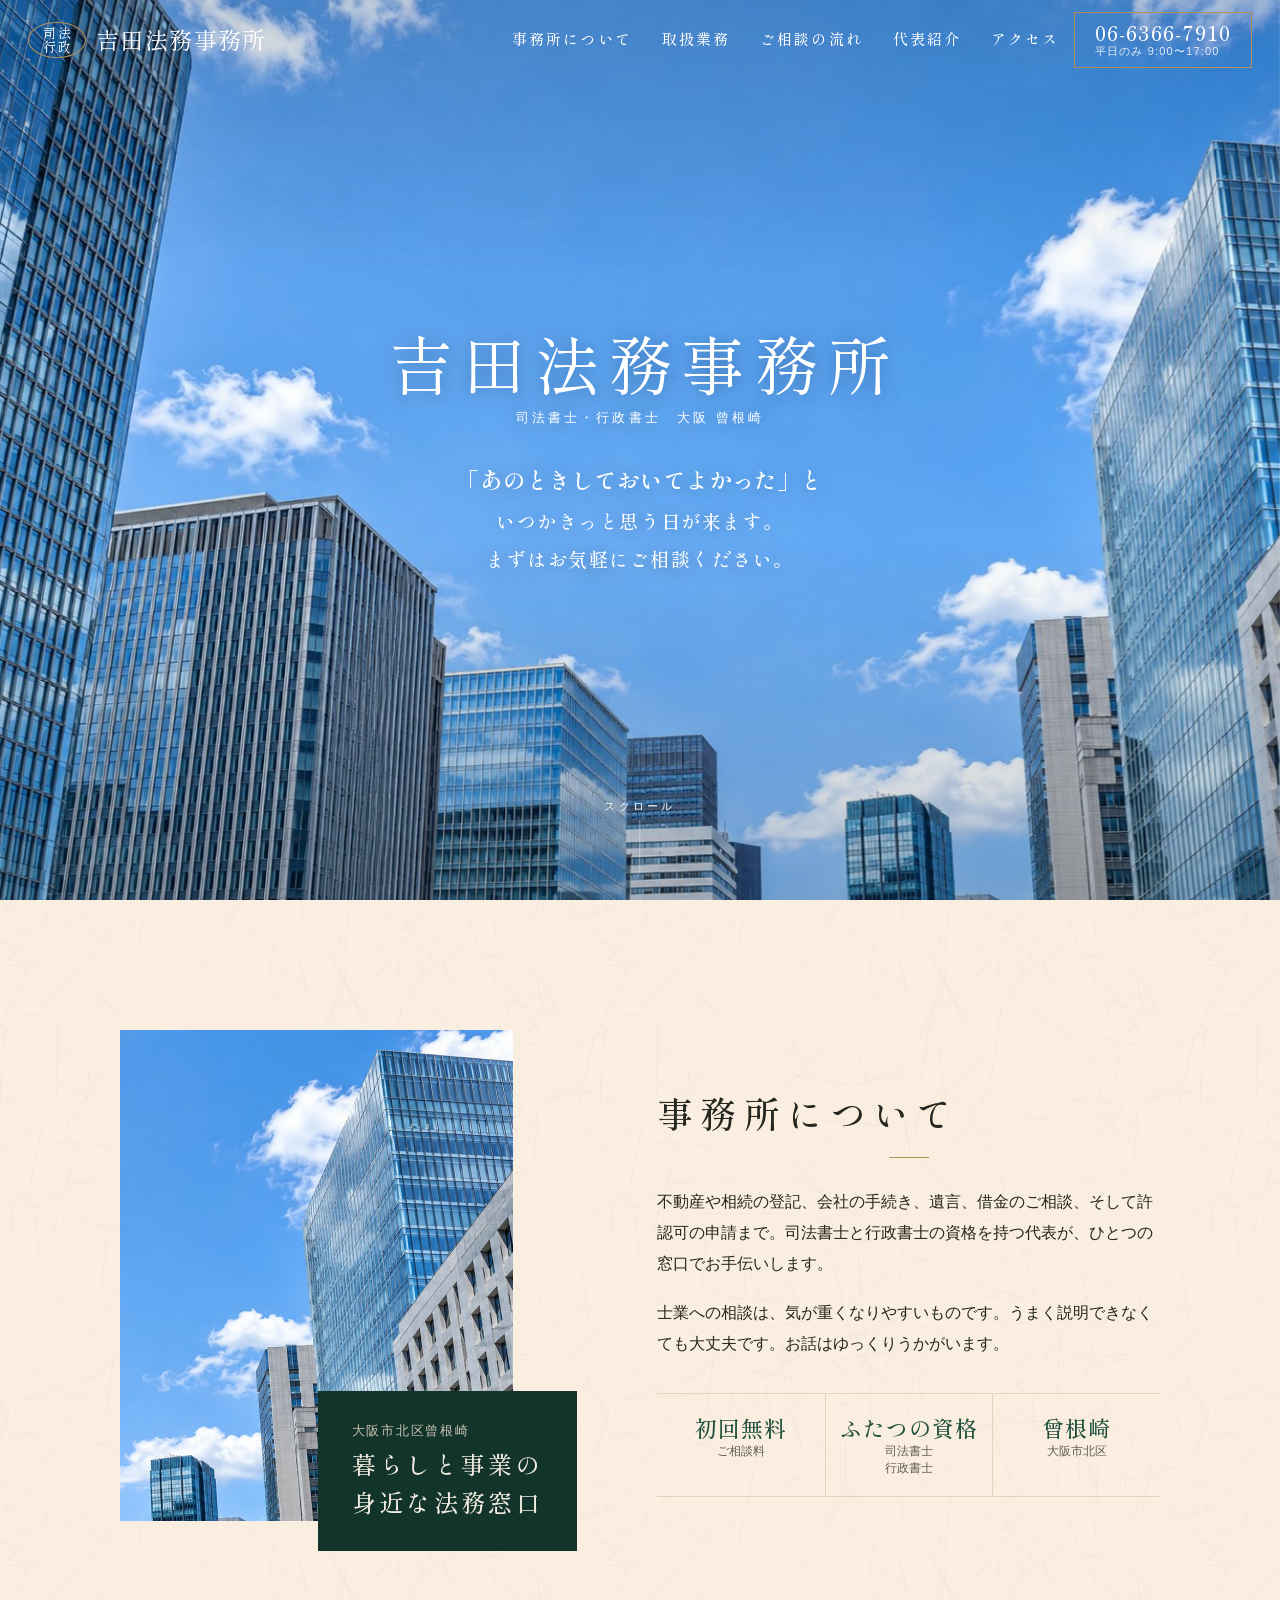
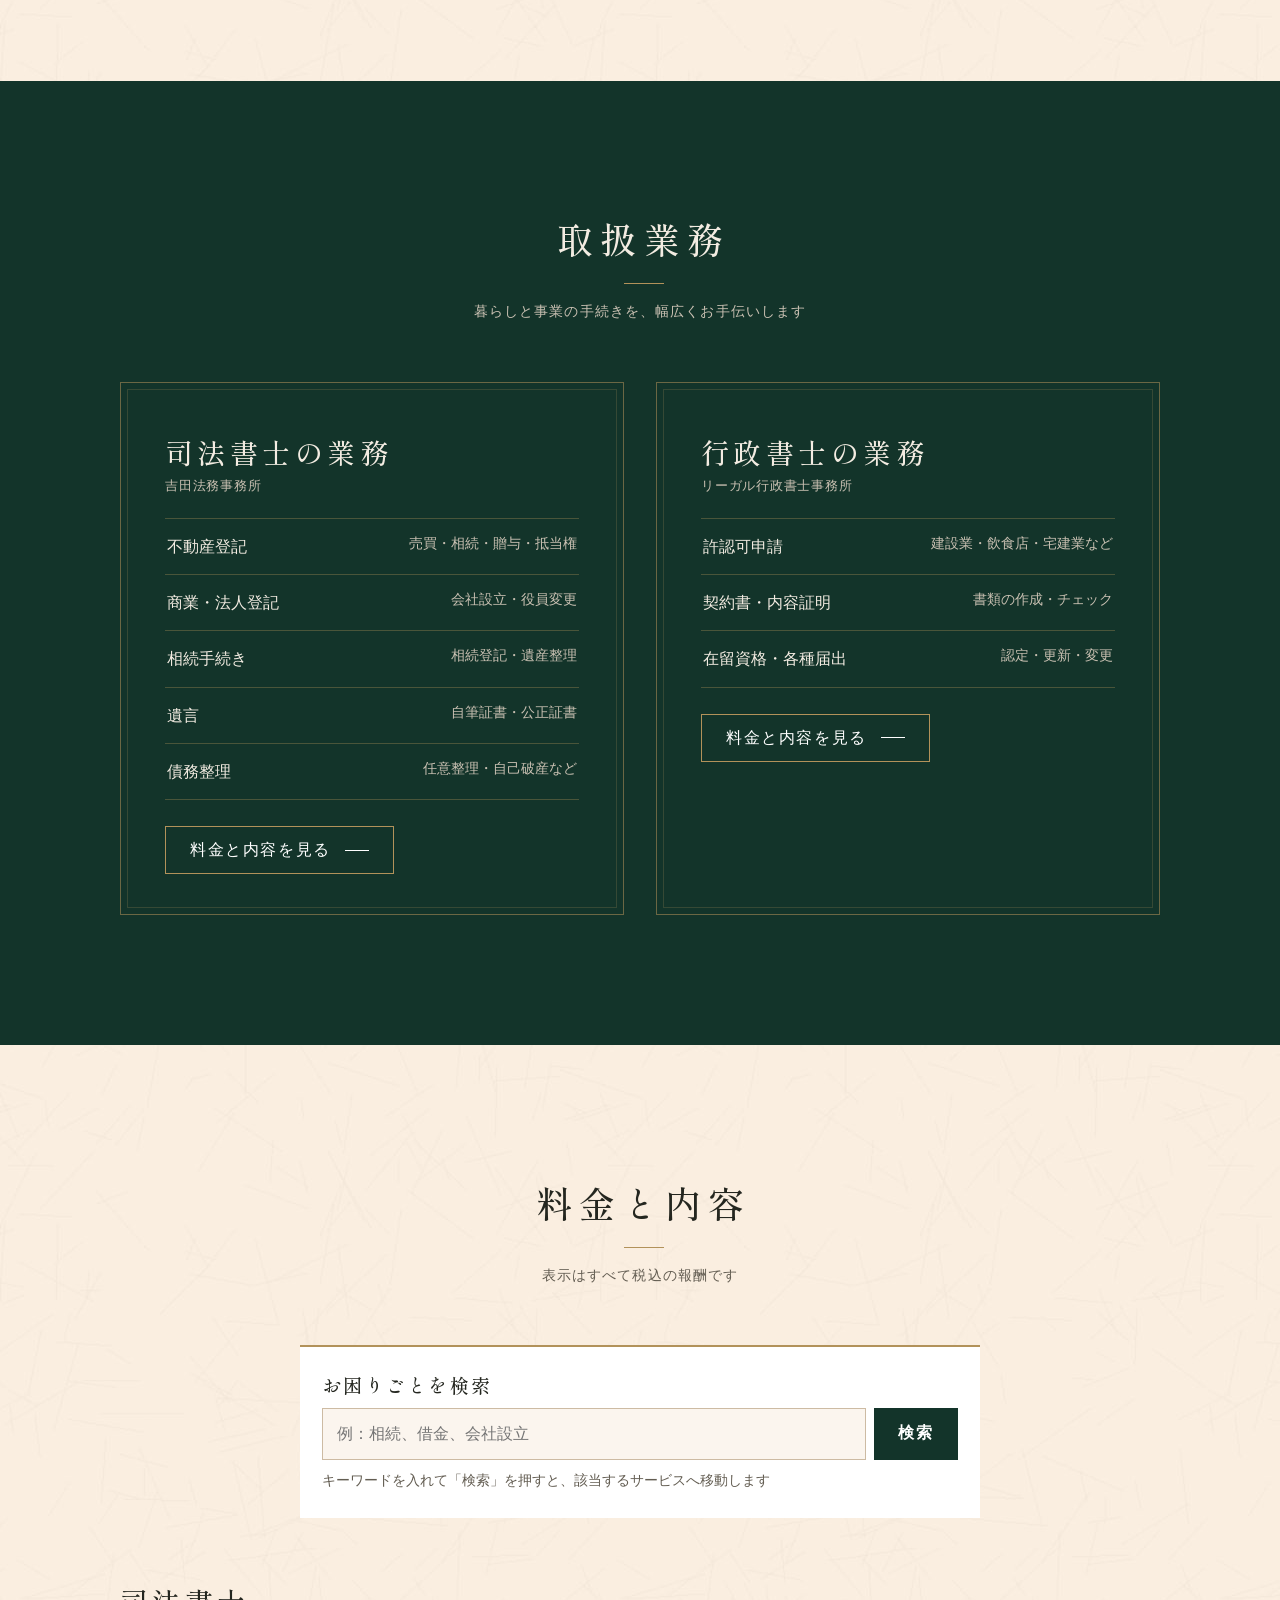
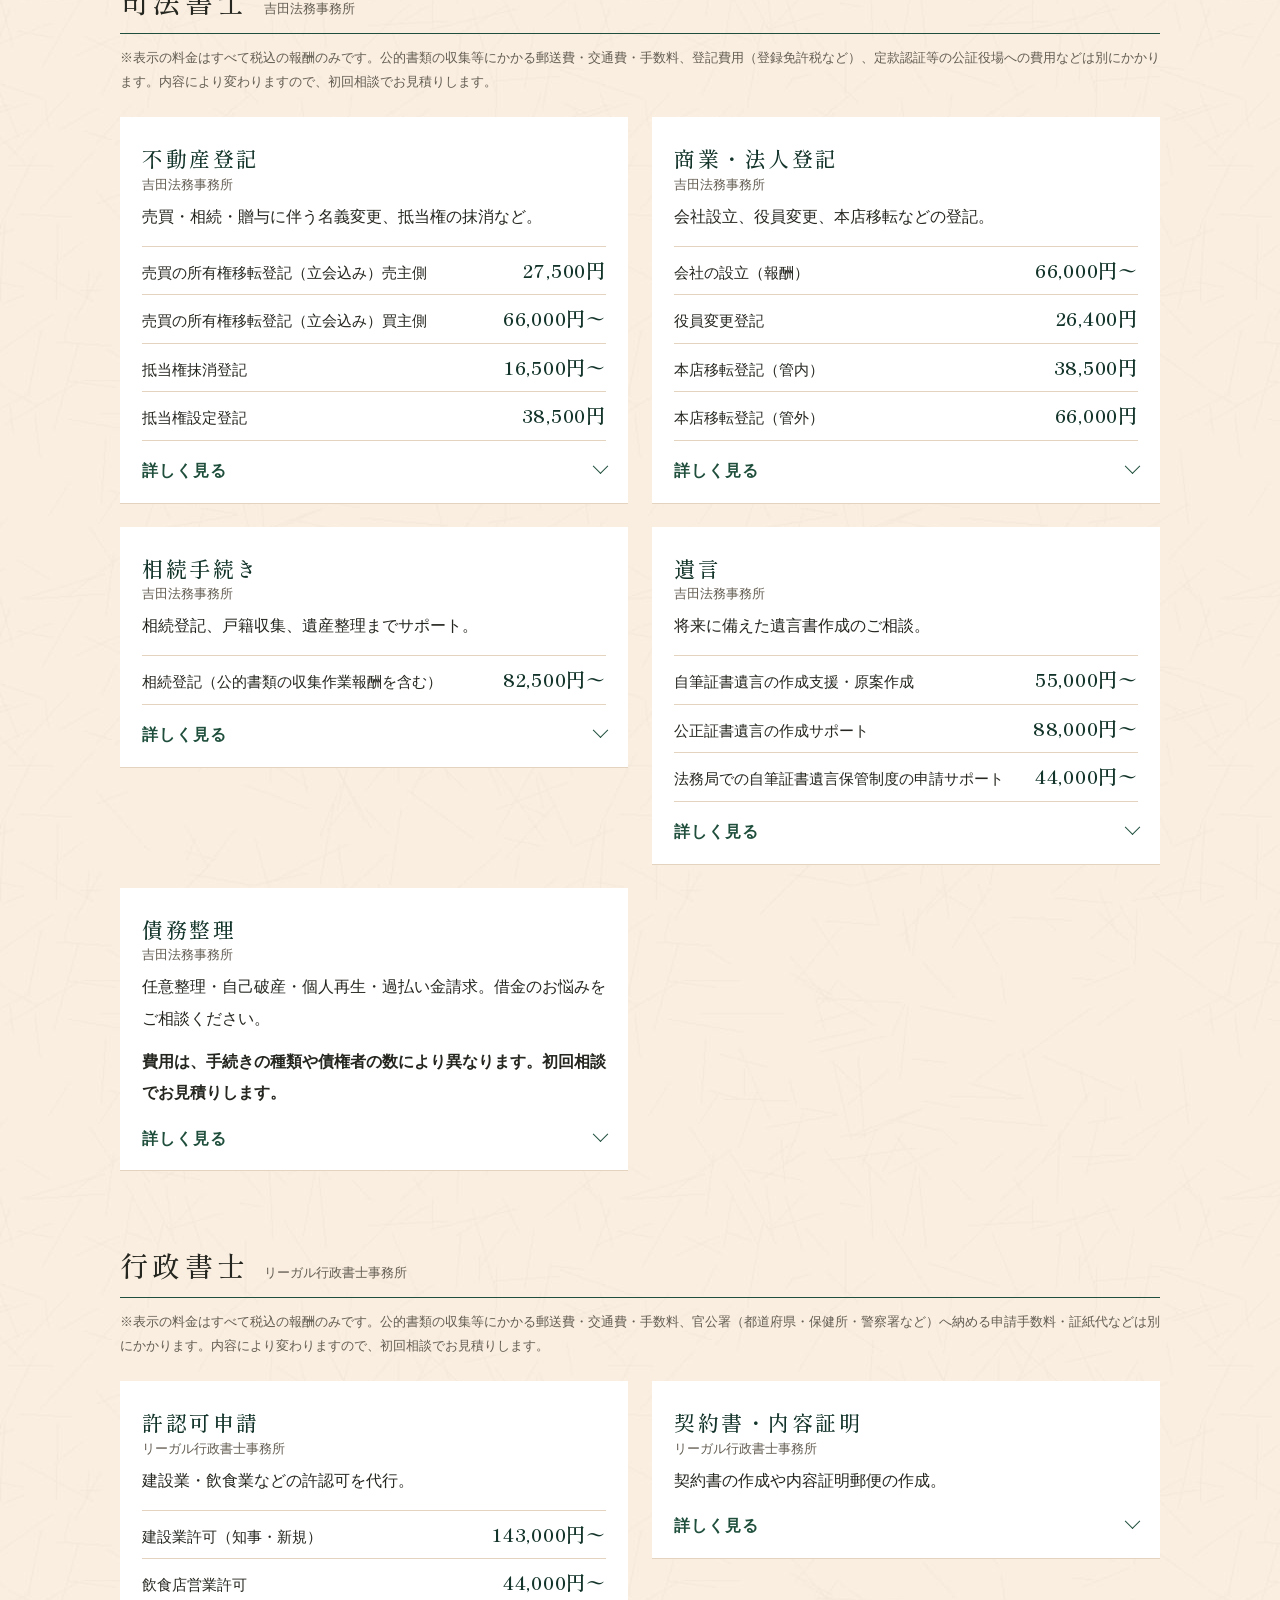
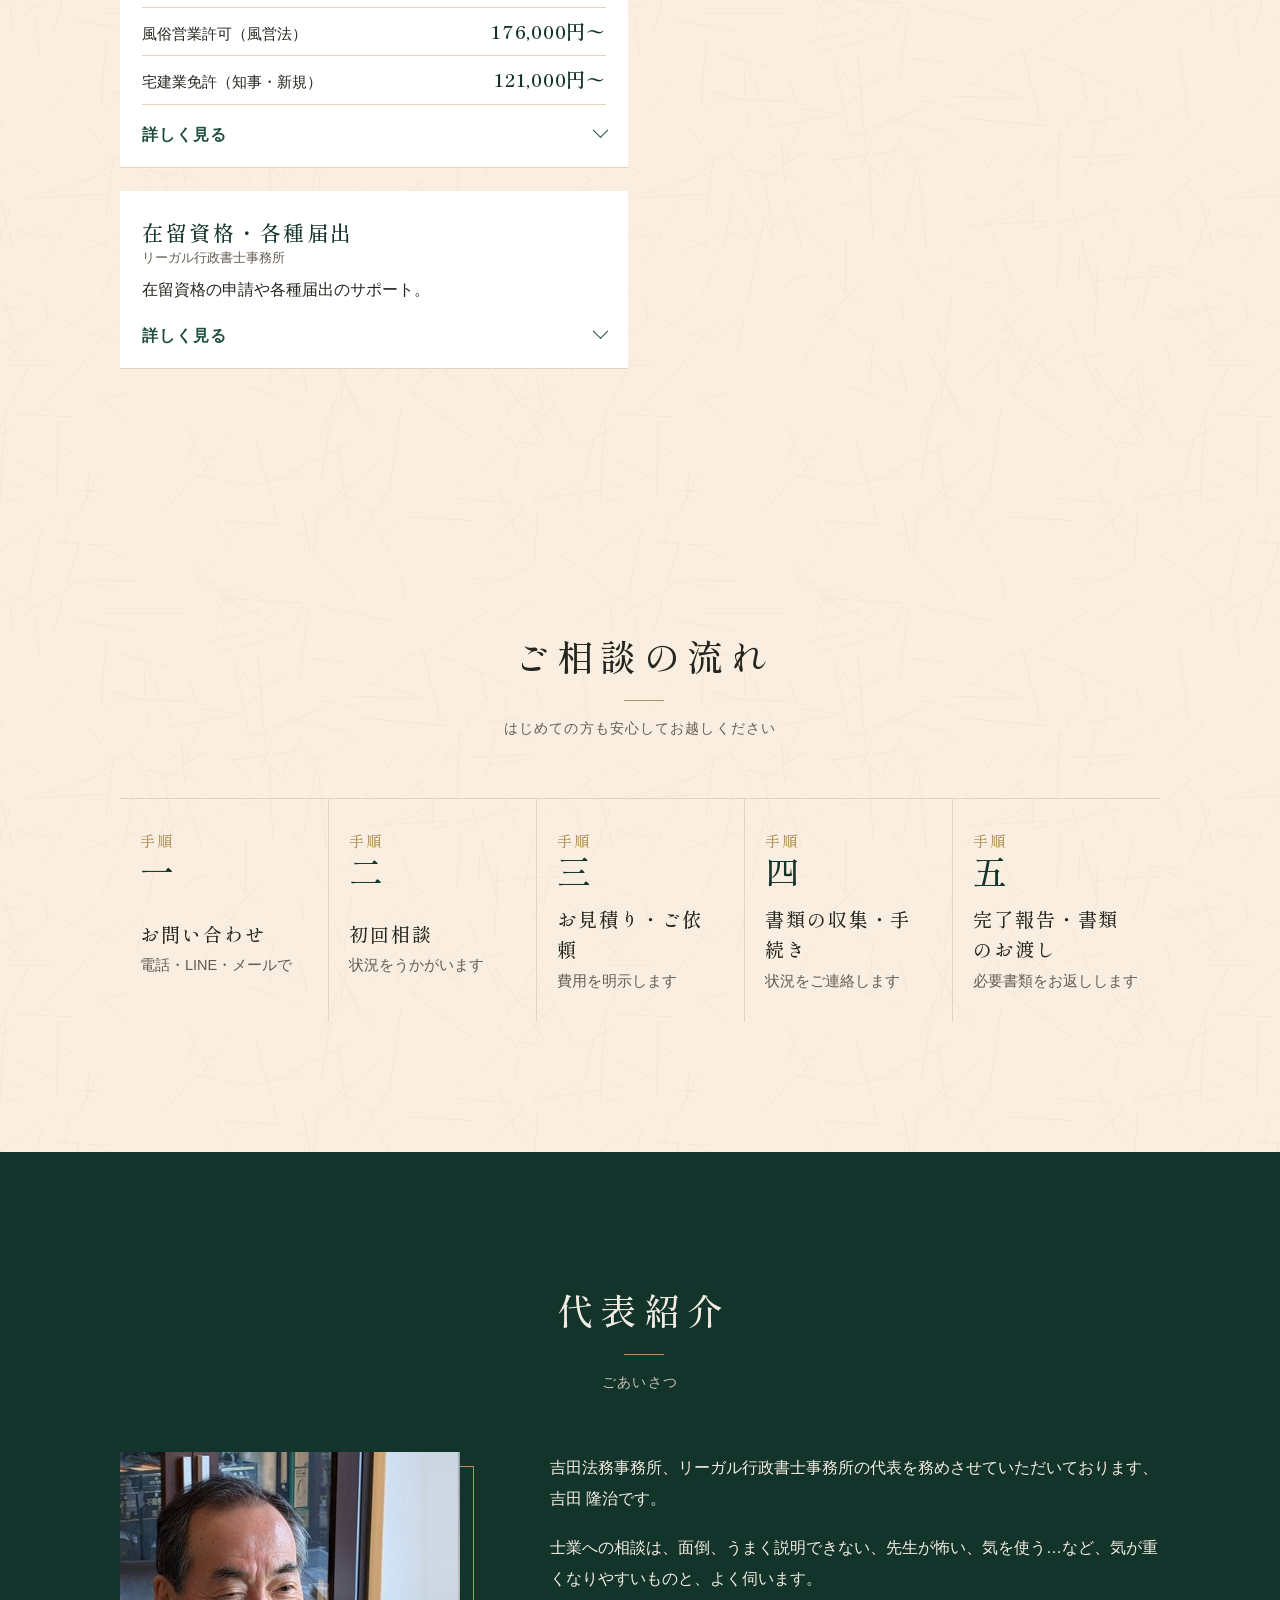
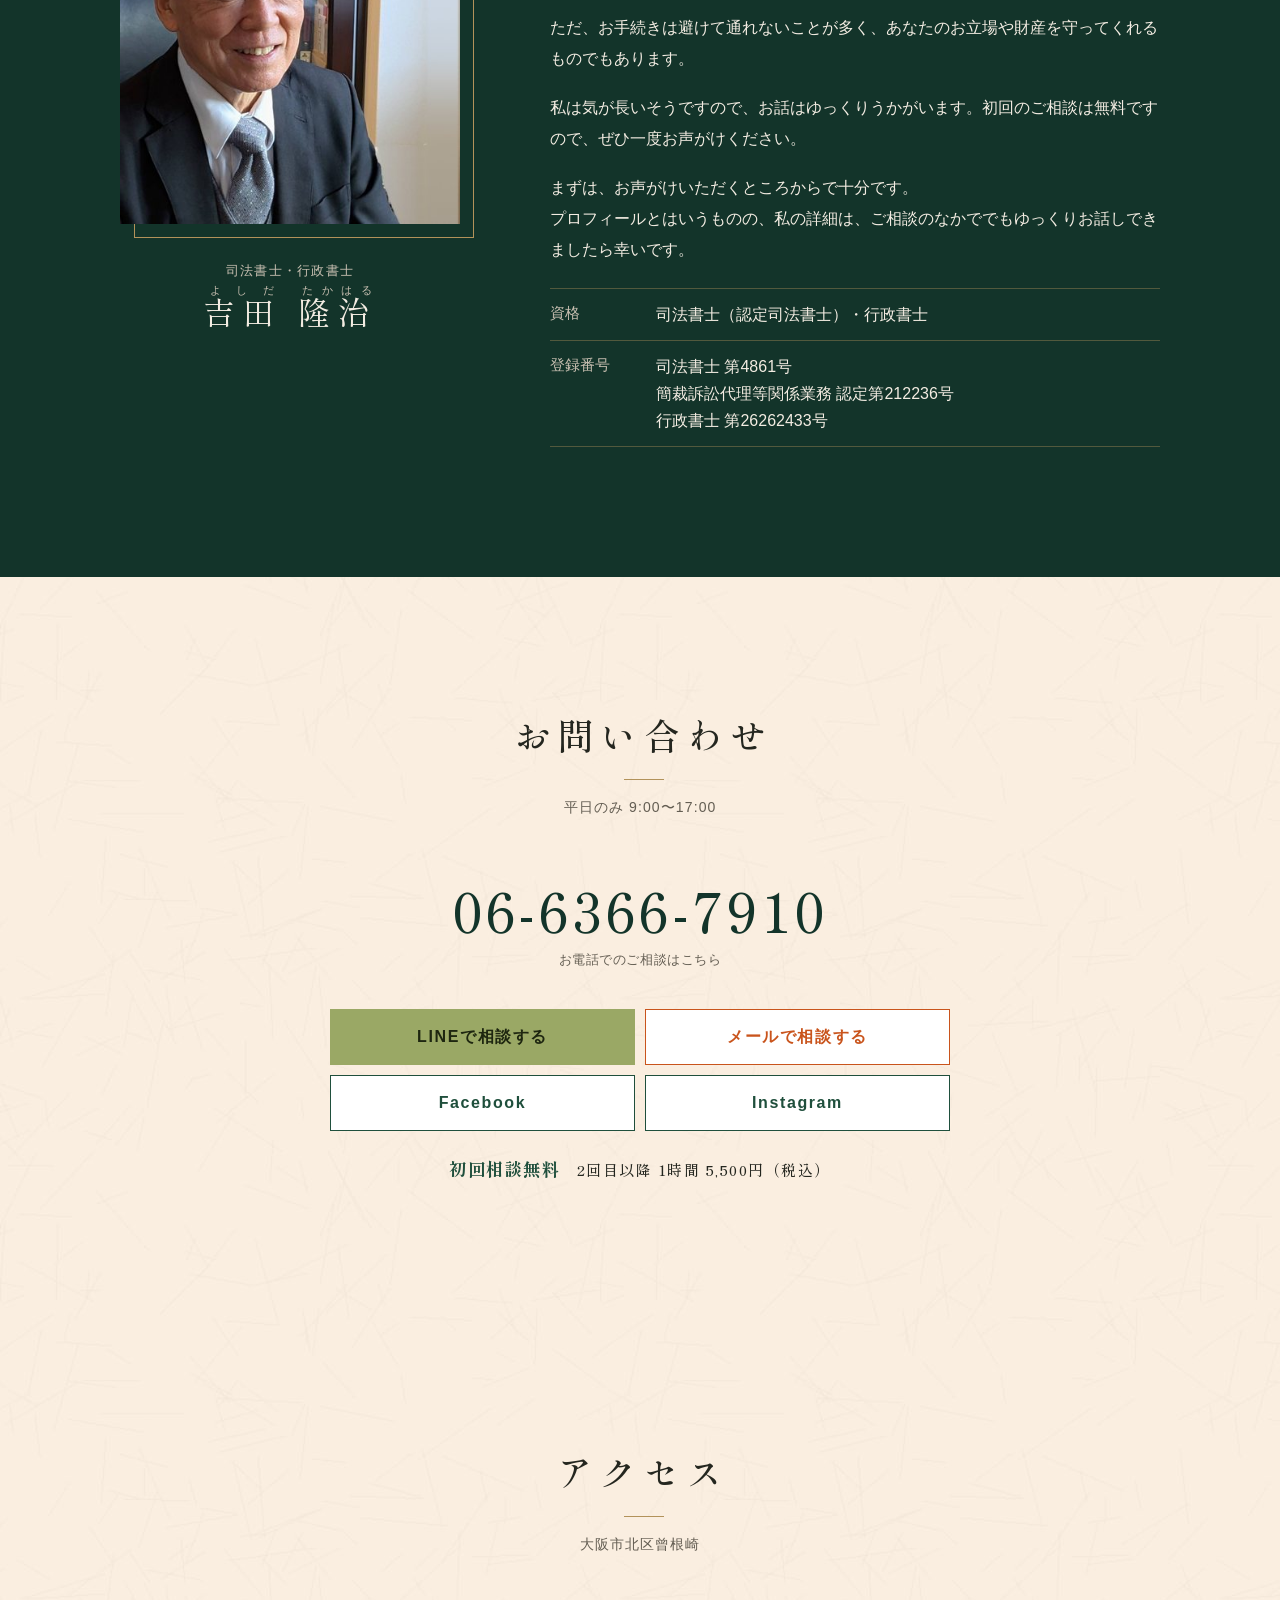
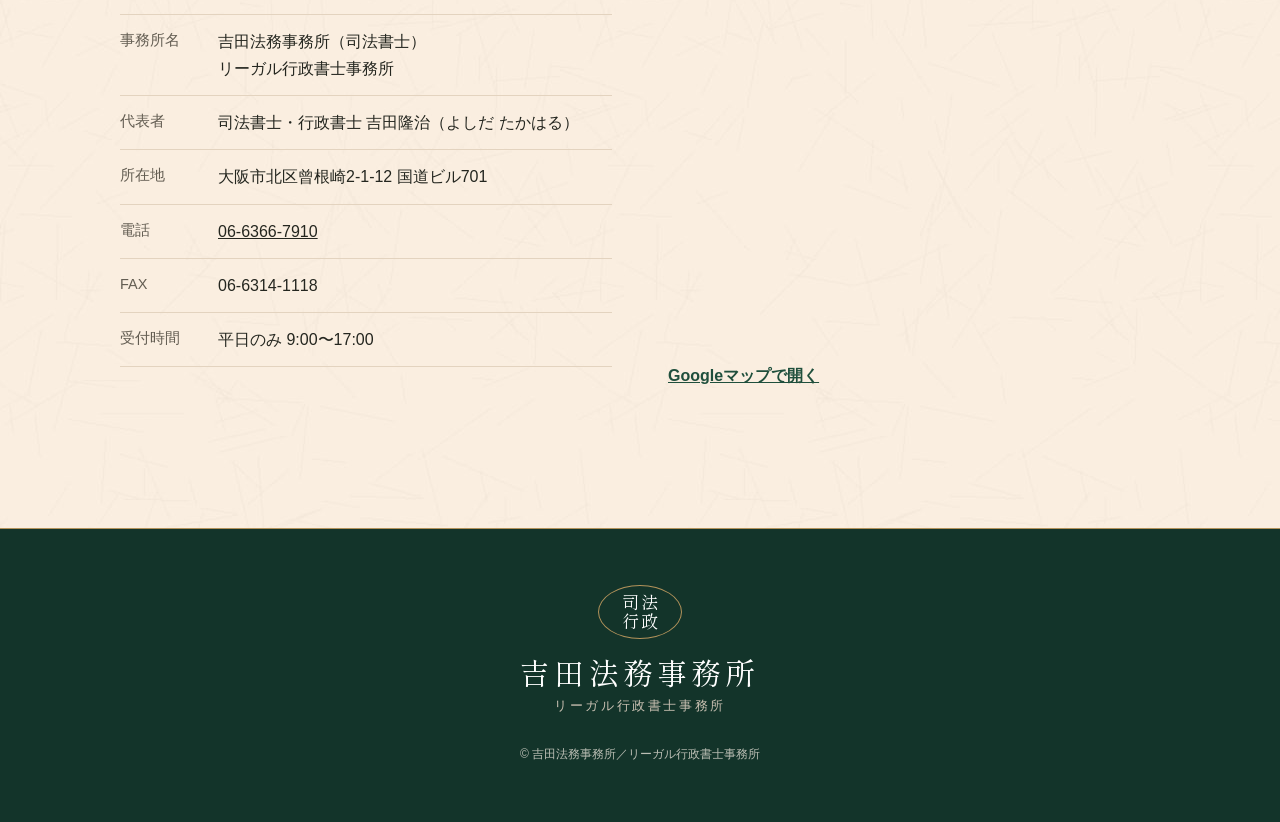
<file: case-2611-a8f3/c/index.html>
<!doctype html>
<html lang="ja">
<head>
<meta name="robots" content="noindex, nofollow">
<meta charset="utf-8">
<meta name="viewport" content="width=device-width, initial-scale=1, viewport-fit=cover">
<title>吉田法務事務所｜大阪市北区の司法書士・行政書士</title>
<meta name="description" content="大阪市北区曾根崎の司法書士・行政書士事務所。不動産登記、相続、会社設立、遺言、債務整理、許認可申請などのご相談を承ります。初回相談無料。">
<link rel="preconnect" href="https://fonts.googleapis.com">
<link rel="preconnect" href="https://fonts.gstatic.com" crossorigin>
<link href="https://fonts.googleapis.com/css2?family=Yuji+Syuku&family=Shippori+Mincho:wght@500;600&family=Zen+Kaku+Gothic+New:wght@400;500;700&display=swap" rel="stylesheet">
<style>
:root{
  --green:#1f4f3c;        /* 名刺の深緑 */
  --green-deep:#13342a;   /* 深緑をさらに沈めた色（高級感の地） */
  --ivory:#f8ecdf;        /* 肌色 */
  --ivory-soft:#fbf5ee;
  --gold:#b2925a;         /* 真鍮色の細線 */
  --matcha:#9aa865;
  --matcha-ink:#1e2610;
  --orange:#c9541c;
  --ink:#24261f;
  --muted:#635d52;
  --rule:#e3d3bf;
  --brush:"Yuji Syuku","Shippori Mincho",serif;
  --mincho:"Shippori Mincho","Hiragino Mincho ProN","Yu Mincho",serif;
  --gothic:"Zen Kaku Gothic New","Hiragino Kaku Gothic ProN","Yu Gothic","Noto Sans CJK JP",sans-serif;
}
*{box-sizing:border-box}
html{-webkit-text-size-adjust:100%;scroll-padding-top:72px}
body{margin:0;background:var(--ivory-soft);color:var(--ink);font:400 16px/1.95 var(--gothic);overflow-wrap:anywhere}
a{color:inherit}
img{max-width:100%;display:block}
:focus-visible{outline:3px solid var(--orange);outline-offset:2px}
h1,h2,h3,h4,p,ul,ol,dl,dd,figure{margin:0;padding:0}
[hidden]{display:none!important}
.wrap{max-width:1120px;margin:0 auto;padding-left:20px;padding-right:20px}

/* ===== オープニング ===== */
.opening{position:fixed;inset:0;z-index:100;display:grid;place-items:center;background:#fff;transition:opacity 1.6s ease,visibility 1.6s;pointer-events:none}
.opening.done{opacity:0;visibility:hidden}
.opening .logo{opacity:0;animation:fadeIn 1.8s ease .5s forwards;text-align:center}
.logo .seal{display:inline-grid;place-items:center;width:84px;height:54px;border-radius:50%;background:var(--green);color:#fff;font:400 17px/1.1 var(--brush);letter-spacing:.14em;padding-left:.14em}
.logo .nm{display:block;margin-top:14px;font:400 clamp(30px,8vw,46px)/1.3 var(--brush);letter-spacing:.14em;color:var(--ink)}
.logo .sub{display:block;margin-top:4px;font:500 13px/1.6 var(--gothic);letter-spacing:.2em;color:var(--muted)}
@keyframes fadeIn{to{opacity:1}}

/* ===== トップの写真（その場にとどまる） ===== */
.visual{position:fixed;inset:0;z-index:-1;overflow:hidden;background:#cfe0ee}
.visual .slide{position:absolute;inset:0;opacity:0;transition:opacity 2.4s ease}
.visual .slide.on{opacity:1}
.visual img{width:100%;height:100%;object-fit:cover;animation:zoom 16s cubic-bezier(.2,.6,.2,1) 3.2s both}
@keyframes zoom{from{transform:scale(1.1)}to{transform:scale(1)}}
.hero{position:relative;height:100vh;height:100svh;min-height:560px;display:grid;place-items:center;text-align:center;color:#fff}
.hero::after{content:"";position:absolute;inset:0;background:linear-gradient(180deg,rgba(10,30,50,.18),rgba(10,30,50,0) 30%,rgba(10,30,50,0) 60%,rgba(10,30,50,.22))}
.hero-in{position:relative;z-index:1;padding:0 16px;text-shadow:0 2px 18px rgba(10,30,50,.35)}
.hero .seal{display:inline-grid;place-items:center;width:92px;height:58px;border-radius:50%;border:1.5px solid #fff;color:#fff;font:400 18px/1.1 var(--brush);letter-spacing:.14em;padding-left:.14em;background:rgba(31,79,60,.55)}
.hero h1{margin-top:0;font:400 clamp(36px,10vw,64px)/1.25 var(--brush);letter-spacing:.14em;padding-left:.14em}
.hero .sub{display:block;margin-top:6px;font:500 13px/1.6 var(--gothic);letter-spacing:.24em}
.hero .msg{margin-top:28px;font:500 clamp(14px,3.9vw,19px)/2 var(--mincho);letter-spacing:.08em}
.hero .msg b{display:inline-block;font-weight:600;font-size:1.18em;letter-spacing:.04em;white-space:nowrap}
.hero-in > *{opacity:0;animation:rise 1.6s cubic-bezier(.2,.7,.2,1) forwards}
.hero-in > :nth-child(1){animation-delay:4.4s}.hero-in > :nth-child(2){animation-delay:4.7s}.hero-in > :nth-child(3){animation-delay:5.2s}
@keyframes rise{from{opacity:0;transform:translateY(14px)}to{opacity:1;transform:none}}
.scroll-cue{position:absolute;left:50%;bottom:26px;z-index:1;transform:translateX(-50%);display:flex;flex-direction:column;align-items:center;gap:8px;color:#fff;font:500 11px/1 var(--gothic);letter-spacing:.3em;text-decoration:none}
.scroll-cue i{position:relative;width:1px;height:54px;background:rgba(255,255,255,.4);overflow:hidden}
.scroll-cue i::after{content:"";position:absolute;left:0;top:-24px;width:1px;height:24px;background:#fff;animation:drip 2.2s ease-in-out infinite}
@keyframes drip{0%{top:-24px}70%,100%{top:54px}}

/* ===== ヘッダー ===== */
.hdr{position:fixed;top:0;left:0;right:0;z-index:20;display:flex;align-items:center;gap:14px;height:64px;padding:0 8px 0 16px;color:#fff;transition:background .5s,box-shadow .5s}
.hdr.solid{background:rgba(19,52,42,.96);box-shadow:0 1px 0 rgba(178,146,90,.5)}
.hdr .brand{display:flex;align-items:center;gap:10px;text-decoration:none;opacity:0;transition:opacity .5s}
.hdr.solid .brand{opacity:1}
.hdr .brand .seal{display:grid;place-items:center;width:50px;height:32px;border-radius:50%;border:1px solid var(--gold);font:400 11.5px/1.1 var(--brush);letter-spacing:.12em;padding-left:.12em}
.hdr .brand .nm{font:400 17px/1.2 var(--brush);letter-spacing:.06em;white-space:nowrap}
.gnav{display:none}
.icons{margin-left:auto;display:flex;gap:0}
.icons a,.icons button{display:grid;place-items:center;width:44px;height:48px;border:0;background:none;color:#fff;cursor:pointer}
.icons svg{width:24px;height:24px}

.drawer{position:fixed;inset:0;z-index:30;background:rgba(19,52,42,.98);color:#fff;display:flex;flex-direction:column;justify-content:center;padding:80px 32px 40px;opacity:0;visibility:hidden;transition:opacity .4s,visibility .4s}
.drawer.open{opacity:1;visibility:visible}
.drawer ul{list-style:none}
.drawer li a{display:block;padding:13px 0;border-bottom:1px solid rgba(178,146,90,.4);font:500 21px/1.5 var(--mincho);letter-spacing:.14em;text-decoration:none}
.drawer .close{position:absolute;top:12px;right:12px;width:52px;height:52px;border:1px solid rgba(255,255,255,.5);border-radius:50%;background:none;color:#fff;font:700 12px var(--gothic);cursor:pointer}
.drawer .tel{margin-top:28px;font:500 28px/1.3 var(--mincho);letter-spacing:.08em;text-decoration:none}
.drawer .tel small{display:block;font:500 12.5px var(--gothic);opacity:.85}

/* ===== 本文 ===== */
main{position:relative;background:var(--ivory) url(assets/washi.jpg);background-size:600px}
.sec{padding:96px 0}
.head{text-align:center;margin-bottom:56px}
.head h2{font:500 clamp(26px,7vw,36px)/1.5 var(--mincho);letter-spacing:.2em;padding-left:.2em}
.head h2::after{content:"";display:block;width:40px;height:1px;margin:18px auto 0;background:var(--gold)}
.head p{margin-top:14px;font-size:14px;color:var(--muted);letter-spacing:.08em}
.dark{background:var(--green-deep);color:#f3ece2}
.dark .head p{color:#c9c0b2}

/* 事務所について */
.about{background:transparent}
.about-grid{display:grid;gap:40px}
.about-visual{position:relative;margin:0 0 30px 0}
.about-visual .ph{aspect-ratio:4/5;max-height:520px;width:86%;background:url(assets/about.jpg) center/cover}
.about-visual .ph::after{content:"";position:absolute;inset:14px 14% -14px 14px;border:1px solid var(--gold);z-index:-1}
.about-visual .plate{position:absolute;right:0;bottom:-30px;display:flex;flex-direction:column;justify-content:center;gap:4px;padding:22px 24px;background:var(--green-deep);color:#f3ece2;min-width:56%}
.about-visual .plate span{font:500 12.5px/1.6 var(--gothic);letter-spacing:.14em;color:#c9c0b2}
.about-visual .plate b{font:500 clamp(19px,5.2vw,24px)/1.6 var(--mincho);letter-spacing:.14em}
.about .txt p+p{margin-top:1.1em}
.facts3{display:grid;grid-template-columns:repeat(3,1fr);margin-top:34px;border-top:1px solid var(--rule);border-bottom:1px solid var(--rule)}
.facts3 li{list-style:none;padding:18px 6px;text-align:center}
.facts3 li+li{border-left:1px solid var(--rule)}
.facts3 b{display:block;font:500 clamp(15px,4.2vw,22px)/1.4 var(--mincho);letter-spacing:.04em;color:var(--green)}
.facts3 span{display:block;font-size:11.5px;line-height:1.5;color:var(--muted)}

/* 取扱業務（濃い地） */
.areas{display:grid;gap:22px}
.area{border:1px solid rgba(178,146,90,.55);padding:34px 24px 28px;position:relative}
.area::before{content:"";position:absolute;inset:6px;border:1px solid rgba(178,146,90,.22);pointer-events:none}
.area h3{font:500 clamp(22px,6vw,28px)/1.5 var(--mincho);letter-spacing:.16em}
.area .who{font-size:13px;color:#c9c0b2;letter-spacing:.06em}
.area ul{list-style:none;margin:20px 0 26px;border-top:1px solid rgba(178,146,90,.35)}
.area li{display:flex;justify-content:space-between;gap:12px;padding:12px 2px;border-bottom:1px solid rgba(178,146,90,.35)}
.area li span{color:#c9c0b2;font-size:13.5px}
.btn-line{display:inline-flex;align-items:center;gap:14px;min-height:48px;padding:0 24px;border:1px solid var(--gold);color:#fff;text-decoration:none;letter-spacing:.1em;transition:background .3s}
.btn-line::after{content:"";width:24px;height:1px;background:currentColor;transition:width .3s}
.btn-line:hover{background:rgba(178,146,90,.2)}
.btn-line:hover::after{width:34px}

/* 料金と内容 */
.prices-sec{background:transparent}
.search{max-width:680px;margin:0 auto 64px;padding:24px 22px;background:#fff;border-top:2px solid var(--gold)}
.search label{display:block;font:500 19px/1.5 var(--mincho);letter-spacing:.12em;margin-bottom:8px}
.search-row{display:flex;gap:8px}
.search input{flex:1;min-width:0;min-height:52px;padding:10px 14px;border:1px solid #cdbba3;border-radius:0;background:var(--ivory-soft);color:var(--ink);font:400 16px var(--gothic)}
.search-row button{flex:none;min-width:84px;min-height:52px;border:0;background:var(--green-deep);color:#fff;font:700 16px var(--gothic);letter-spacing:.1em;cursor:pointer}
.search-help{margin-top:8px;font-size:13.5px;color:var(--muted)}
.search-none{margin-top:12px;padding:14px 16px;font-size:15px;background:var(--ivory-soft)}
.svc mark{background:#f0dcb4;color:inherit;padding:0 1px}
.svc-sec + .svc-sec{margin-top:76px}
.cat{display:flex;align-items:baseline;gap:14px;padding-bottom:12px;border-bottom:1px solid var(--green);margin-bottom:12px}
.cat h2{font:500 clamp(22px,6vw,28px)/1.4 var(--mincho);letter-spacing:.16em}
.cat span{font-size:13px;color:var(--muted)}
.note{font-size:13px;line-height:1.8;color:var(--muted);margin-bottom:24px}
.svc-grid{display:grid;gap:18px;align-items:start}
.svc{padding:26px 22px 8px;background:#fff;box-shadow:0 1px 0 var(--rule)}
.svc h3{font:500 21px/1.5 var(--mincho);letter-spacing:.12em;color:var(--green-deep)}
.svc .office-name{font-size:12.5px;color:var(--muted);line-height:1.6}
.svc .lead{margin-top:6px}
.prices{margin-top:14px;border-top:1px solid var(--rule)}
.prices div{display:flex;flex-wrap:wrap;justify-content:space-between;align-items:baseline;gap:2px 12px;padding:10px 0;border-bottom:1px solid var(--rule);line-height:1.55}
.prices dt{font-size:14.5px}
.prices dd{font:600 19px/1.4 var(--mincho);letter-spacing:.04em;margin-left:auto;color:var(--green-deep)}
.price-text{margin-top:12px;font-weight:700}
details{margin-top:6px}
summary{cursor:pointer;min-height:48px;display:flex;align-items:center;justify-content:space-between;font-weight:700;color:var(--green);letter-spacing:.06em;list-style:none}
summary::-webkit-details-marker{display:none}
summary::after{content:"";width:10px;height:10px;border-right:1px solid currentColor;border-bottom:1px solid currentColor;transform:rotate(45deg) translate(-3px,-3px);transition:transform .3s}
details[open] summary::after{transform:rotate(-135deg) translate(-3px,-3px)}
.detail h4{margin:12px 0 2px;font-size:15px;color:var(--green)}
.detail ul{padding-left:1.2em;font-size:15px;line-height:1.75}
.detail .small{margin:12px 0 10px;font-size:13.5px;line-height:1.75;color:var(--muted)}

/* ご相談の流れ */
.steps{list-style:none;display:grid;gap:0;counter-reset:s}
.steps li{position:relative;display:grid;grid-template-columns:72px 1fr;gap:16px;padding:20px 0;border-bottom:1px solid var(--rule)}
.steps .num{font:500 15px/1 var(--mincho);color:var(--gold);letter-spacing:.1em;padding-top:8px}
.steps .num b{display:block;font:500 34px/1 var(--mincho);color:var(--green-deep);margin-top:6px}
.steps strong{display:block;font:500 19px/1.6 var(--mincho);letter-spacing:.1em}
.steps .t{font-size:14.5px;color:var(--muted)}

/* 代表 */
.prof{display:grid;gap:40px}
.prof figure{position:relative;width:min(320px,80%);margin:0 auto}
.prof figure::before{content:"";position:absolute;inset:14px -14px -14px 14px;border:1px solid var(--gold)}
.prof figure img{position:relative;width:100%;height:auto}
.prof .nameplate{margin-top:30px;text-align:center}
.prof .role{font-size:13px;color:#c9c0b2;letter-spacing:.1em}
.prof .nm{display:block;font:400 32px/1.4 var(--brush);letter-spacing:.24em}
.prof rt{font:500 11px var(--gothic);letter-spacing:.1em;color:#c9c0b2}
.prof .txt p{margin-bottom:1.1em}
.facts{margin-top:22px;border-top:1px solid rgba(178,146,90,.4)}
.facts div{display:grid;grid-template-columns:6em 1fr;gap:10px;padding:12px 0;border-bottom:1px solid rgba(178,146,90,.4);line-height:1.7}
.facts dt{color:#c9c0b2;font-size:14.5px}

/* お問い合わせ */
.contact{text-align:center;background:transparent}
.contact .tel{display:inline-block;font:500 clamp(34px,9.6vw,54px)/1.2 var(--mincho);letter-spacing:.08em;color:var(--green-deep);text-decoration:none}
.contact .tel small{display:block;margin-top:8px;font:500 13px/1.6 var(--gothic);letter-spacing:.04em;color:var(--muted)}
.c-btns{display:grid;gap:10px;max-width:620px;margin:34px auto 0}
.c-btns a{display:flex;align-items:center;justify-content:center;min-height:56px;padding:8px 16px;text-decoration:none;font-weight:700;letter-spacing:.1em}
.c-line{background:var(--matcha);color:var(--matcha-ink)}
.c-mail{background:#fff;color:var(--orange);border:1px solid var(--orange)}
.c-sns{display:grid;grid-template-columns:1fr 1fr;gap:10px}
.c-sns a{border:1px solid var(--green);color:var(--green);background:#fff}
.free-note{margin-top:22px;font:500 15px/1.8 var(--mincho);letter-spacing:.1em}
.free-note b{color:var(--green);font-size:1.15em}

/* アクセス */
.access-grid{display:grid;gap:30px}
.access dl{border-top:1px solid var(--rule)}
.access dl div{display:grid;grid-template-columns:5.5em 1fr;gap:10px;padding:13px 0;border-bottom:1px solid var(--rule);line-height:1.7}
.access dt{color:var(--muted);font-size:14.5px}
.map iframe{display:block;width:100%;height:300px;border:0;filter:grayscale(.55) contrast(1.02)}
.map a{display:inline-flex;align-items:center;min-height:44px;font-weight:700;color:var(--green)}

footer{background:var(--green-deep);color:#f3ece2;text-align:center;padding:56px 20px 110px;border-top:1px solid var(--gold)}
footer .logo .seal{background:none;border:1px solid var(--gold)}
footer .logo .nm{color:#fff;font-size:30px}
footer .logo .sub{color:#c9c0b2}
footer small{display:block;margin-top:26px;font-size:12px;opacity:.75}

.bar{position:fixed;left:0;right:0;bottom:0;z-index:15;display:grid;grid-template-columns:5fr 4fr 4fr;gap:6px;padding:8px 8px calc(8px + env(safe-area-inset-bottom));background:rgba(19,52,42,.96);transform:translateY(110%);transition:transform .5s cubic-bezier(.2,.7,.2,1)}
.bar.on{transform:none}
.bar a{min-height:50px;display:flex;align-items:center;justify-content:center;text-decoration:none;font-weight:700;font-size:15px}
.bar .t{background:var(--ivory);color:var(--green-deep)}
.bar .l{background:var(--matcha);color:var(--matcha-ink)}
.bar .m{border:1px solid var(--ivory);color:#fff}

.js .fx{opacity:0;transform:translateY(22px);transition:opacity 1.1s ease,transform 1.1s cubic-bezier(.2,.7,.2,1)}
.js .fx.in{opacity:1;transform:none}

@media (min-width:880px){
  .wrap{padding-left:40px;padding-right:40px}
  .sec{padding:130px 0}
  .hdr{height:80px;padding:0 28px}
  .hdr .brand{opacity:1}
  .hdr .brand .seal{width:58px;height:36px;font-size:13px}
  .hdr .brand .nm{font-size:23px}
  .gnav{display:flex;gap:30px;margin-left:auto;list-style:none;padding:0}
  .gnav a{text-decoration:none;font:500 15px var(--mincho);letter-spacing:.14em}
  .hdr .tel-btn{display:flex;flex-direction:column;justify-content:center;height:56px;padding:0 20px;border:1px solid var(--gold);text-decoration:none;font:500 20px/1.15 var(--mincho);letter-spacing:.06em}
  .hdr .tel-btn small{font:500 11px/1.4 var(--gothic);opacity:.85}
  .icons{display:none}
  .about-grid{grid-template-columns:1fr 1.1fr;gap:80px;align-items:center}
  .about-visual .plate{padding:30px 34px}
  .areas{grid-template-columns:1fr 1fr;gap:32px}
  .area{padding:48px 44px 40px}
  .svc-grid{grid-template-columns:1fr 1fr;gap:24px}
  .steps{grid-template-columns:repeat(5,1fr);gap:0;border-top:1px solid var(--rule)}
  .steps li{grid-template-columns:1fr;border-bottom:0;padding:26px 20px}
  .steps li+li{border-left:1px solid var(--rule)}
  .prof{grid-template-columns:340px 1fr;gap:90px;align-items:start}
  .prof figure{width:100%}
  .c-btns{grid-template-columns:1fr 1fr}
  .c-sns{grid-column:1 / -1}
  .access-grid{grid-template-columns:1fr 1fr;gap:56px;align-items:stretch}
  .map{display:flex;flex-direction:column}
  .map iframe{flex:1;min-height:340px;height:auto}
  .bar{display:none}
  footer{padding-bottom:56px}
}
@media (max-width:879px){.hdr .tel-btn{display:none}}
@media (max-width:359px){.hdr{padding-left:10px;gap:8px}.hdr .brand .seal{display:none}.hdr .brand .nm{font-size:16px}}
@media (prefers-reduced-motion:reduce){
  *,*::before,*::after{animation:none!important;transition:none!important}
  .opening{display:none}
  .hero-in > *,.opening .logo{opacity:1}
  .js .fx{opacity:1;transform:none}
}
</style>
</head>
<body>
<div class="opening" id="opening" aria-hidden="true">
  <div class="logo"><span class="seal">司法<br>行政</span><span class="nm">吉田法務事務所</span><span class="sub">リーガル行政書士事務所</span></div>
</div>

<div class="visual" id="visual" aria-hidden="true">
  <div class="slide on"><picture><source media="(max-aspect-ratio: 4/5)" srcset="assets/photo-tall.jpg"><img src="assets/photo-wide.jpg" alt=""></picture></div>
</div>

<header class="hdr" id="hdr">
  <a class="brand" href="#top"><span class="seal" aria-hidden="true">司法<br>行政</span><span class="nm">吉田法務事務所</span></a>
  <ul class="gnav">
    <li><a href="#about">事務所について</a></li><li><a href="#areas">取扱業務</a></li><li><a href="#flow">ご相談の流れ</a></li><li><a href="#profile">代表紹介</a></li><li><a href="#access">アクセス</a></li>
  </ul>
  <a class="tel-btn" href="tel:0663667910">06-6366-7910<small>平日のみ 9:00〜17:00</small></a>
  <div class="icons">
    <a href="tel:0663667910" aria-label="電話する"><svg viewBox="0 0 24 24" fill="none" stroke="currentColor" stroke-width="1.6" aria-hidden="true"><path d="M5 4h4l2 5-2.5 1.5a11 11 0 0 0 5 5L15 13l5 2v4a2 2 0 0 1-2 2A16 16 0 0 1 3 6a2 2 0 0 1 2-2"/></svg></a>
    <a href="mailto:yoshidahoumujimusho@gmail.com" aria-label="メールで相談する"><svg viewBox="0 0 24 24" fill="none" stroke="currentColor" stroke-width="1.6" aria-hidden="true"><rect x="3" y="5" width="18" height="14" rx="1"/><path d="m3 7 9 6 9-6"/></svg></a>
    <button class="menu-btn" type="button" aria-label="メニューを開く" aria-controls="drawer" aria-expanded="false"><svg viewBox="0 0 24 24" fill="none" stroke="currentColor" stroke-width="1.6" aria-hidden="true"><path d="M4 7h16M4 12h16M4 17h16"/></svg></button>
  </div>
</header>

<nav class="drawer" id="drawer" aria-label="メニュー">
  <button class="close" type="button">閉じる</button>
  <ul>
    <li><a href="#about">事務所について</a></li>
    <li><a href="#areas">取扱業務</a></li>
    <li><a href="#prices">料金と内容</a></li>
    <li><a href="#flow">ご相談の流れ</a></li>
    <li><a href="#profile">代表紹介</a></li>
    <li><a href="#access">アクセス</a></li>
  </ul>
  <a class="tel" href="tel:0663667910">06-6366-7910<small>平日のみ 9:00〜17:00</small></a>
</nav>

<section class="hero" id="top">
  <div class="hero-in">
    <h1>吉田法務事務所</h1>
    <span class="sub">司法書士・行政書士　大阪 曾根崎</span>
    <p class="msg"><b>「あのときしておいてよかった」と</b><br>いつかきっと思う日が来ます。<br>まずはお気軽にご相談ください。</p>
  </div>
  <a class="scroll-cue" href="#about">スクロール<i></i></a>
</section>

<main>
  <section class="sec about" id="about">
    <div class="wrap about-grid">
      <div class="about-visual fx"><div class="ph" role="img" aria-label="事務所のある大阪・梅田周辺のイメージ"></div><p class="plate"><span>大阪市北区曾根崎</span><b>暮らしと事業の<br>身近な法務窓口</b></p></div>
      <div class="txt fx">
        <div class="head" style="text-align:left;margin-bottom:28px"><h2 style="padding-left:0">事務所について</h2></div>
        <p>不動産や相続の登記、会社の手続き、遺言、借金のご相談、そして許認可の申請まで。司法書士と行政書士の資格を持つ代表が、ひとつの窓口でお手伝いします。</p>
        <p>士業への相談は、気が重くなりやすいものです。うまく説明できなくても大丈夫です。お話はゆっくりうかがいます。</p>
        <ul class="facts3">
          <li><b>初回無料</b><span>ご相談料</span></li>
          <li><b>ふたつの資格</b><span>司法書士<br>行政書士</span></li>
          <li><b>曾根崎</b><span>大阪市北区</span></li>
        </ul>
      </div>
    </div>
  </section>

  <section class="sec dark" id="areas">
    <div class="wrap">
      <div class="head fx"><h2>取扱業務</h2><p>暮らしと事業の手続きを、幅広くお手伝いします</p></div>
      <div class="areas">
        <div class="area fx">
          <h3>司法書士の業務</h3><p class="who">吉田法務事務所</p>
          <ul><li>不動産登記<span>売買・相続・贈与・抵当権</span></li><li>商業・法人登記<span>会社設立・役員変更</span></li><li>相続手続き<span>相続登記・遺産整理</span></li><li>遺言<span>自筆証書・公正証書</span></li><li>債務整理<span>任意整理・自己破産など</span></li></ul>
          <a class="btn-line" href="#shihou">料金と内容を見る</a>
        </div>
        <div class="area fx">
          <h3>行政書士の業務</h3><p class="who">リーガル行政書士事務所</p>
          <ul><li>許認可申請<span>建設業・飲食店・宅建業など</span></li><li>契約書・内容証明<span>書類の作成・チェック</span></li><li>在留資格・各種届出<span>認定・更新・変更</span></li></ul>
          <a class="btn-line" href="#gyousei">料金と内容を見る</a>
        </div>
      </div>
    </div>
  </section>

  <section class="sec prices-sec" id="prices">
    <div class="wrap">
      <div class="head fx"><h2>料金と内容</h2><p>表示はすべて税込の報酬です</p></div>
      <div class="search fx" id="search-box" hidden>
        <label for="search">お困りごとを検索</label>
        <form class="search-row" id="search-form" role="search">
          <input id="search" type="search" placeholder="例：相続、借金、会社設立" autocomplete="off" enterkeyhint="search">
          <button type="submit">検索</button>
        </form>
        <p class="search-help" id="search-status" role="status">キーワードを入れて「検索」を押すと、該当するサービスへ移動します</p>
        <p class="search-none" id="search-none" hidden>該当するサービスが見つかりませんでした。別の言葉で探すか、お電話・LINE・メールでご相談ください。</p>
      </div>
      <div class="svc-sec" id="shihou">
        <div class="cat"><h2>司法書士</h2><span>吉田法務事務所</span></div>
        <p class="note">※表示の料金はすべて税込の報酬のみです。公的書類の収集等にかかる郵送費・交通費・手数料、登記費用（登録免許税など）、定款認証等の公証役場への費用などは別にかかります。内容により変わりますので、初回相談でお見積りします。</p>
        <div class="svc-grid">
      <article class="svc fx">
        <h3>不動産登記</h3>
        <p class="office-name">吉田法務事務所</p>
        <p class="lead">売買・相続・贈与に伴う名義変更、抵当権の抹消など。</p>
        <dl class="prices">
          <div><dt>売買の所有権移転登記（立会込み）売主側</dt><dd>27,500円</dd></div>
          <div><dt>売買の所有権移転登記（立会込み）買主側</dt><dd>66,000円〜</dd></div>
          <div><dt>抵当権抹消登記</dt><dd>16,500円〜</dd></div>
          <div><dt>抵当権設定登記</dt><dd>38,500円</dd></div>
        </dl>
        <details><summary>詳しく見る</summary><div class="detail">
          <h4>こんなときに</h4><ul><li>不動産を購入・売却した</li><li>親から家や土地をもらう</li><li>住宅ローンを完済した</li><li>離婚で名義を変えたい</li><li>土地・家を担保にお金を借りたい</li></ul>
          <h4>主な手続き</h4><ul><li>売買・贈与・財産分与による所有権移転登記</li><li>住宅ローン完済後の抵当権抹消登記</li><li>住宅ローン借入れ時等の抵当権設定登記</li><li>住所・氏名の変更登記</li></ul>
          <h4>必要書類の例</h4><ul><li>登記識別情報（権利証）</li><li>印鑑証明書・本人確認書類</li><li>固定資産評価証明書</li></ul>
          <p class="small">※内容により異なります。詳しくはご相談ください。</p>
        </div></details>
      </article>
      <article class="svc fx">
        <h3>商業・法人登記</h3>
        <p class="office-name">吉田法務事務所</p>
        <p class="lead">会社設立、役員変更、本店移転などの登記。</p>
        <dl class="prices">
          <div><dt>会社の設立（報酬）</dt><dd>66,000円〜</dd></div>
          <div><dt>役員変更登記</dt><dd>26,400円</dd></div>
          <div><dt>本店移転登記（管内）</dt><dd>38,500円</dd></div>
          <div><dt>本店移転登記（管外）</dt><dd>66,000円</dd></div>
        </dl>
        <details><summary>詳しく見る</summary><div class="detail">
          <h4>こんなときに</h4><ul><li>会社を作りたい</li><li>役員が変わった・任期が来た</li><li>本店を移転する、社名を変える</li></ul>
          <h4>主な手続き</h4><ul><li>会社の設立登記</li><li>役員変更登記</li><li>本店移転・商号変更・目的変更の登記</li><li>解散・清算の登記</li></ul>
          <h4>必要書類の例</h4><ul><li>定款の内容、役員の就任承諾書</li><li>役員の印鑑証明書</li><li>資本金の払込みを証する書面</li></ul>
          <p class="small">※会社の状況により異なります。</p>
        </div></details>
      </article>
      <article class="svc fx">
        <h3>相続手続き</h3>
        <p class="office-name">吉田法務事務所</p>
        <p class="lead">相続登記、戸籍収集、遺産整理までサポート。</p>
        <dl class="prices">
          <div><dt>相続登記（公的書類の収集作業報酬を含む）</dt><dd>82,500円〜</dd></div>
        </dl>
        <details><summary>詳しく見る</summary><div class="detail">
          <h4>こんなときに</h4><ul><li>親が亡くなり、不動産の名義を変えたい</li><li>何から始めればよいかわからない</li><li>相続登記の期限が心配</li></ul>
          <p class="small">相続登記は2024年4月から義務化され、不動産を相続したことを知った日から3年以内の申請が必要です。2024年3月以前に相続で取得したことを知った不動産は、2027年3月31日までに申請が必要です。</p>
          <h4>主な手続き</h4><ul><li>戸籍の収集・相続人の調査</li><li>遺産分割協議書の作成</li><li>相続登記の申請</li><li>預貯金などの遺産整理</li></ul>
          <h4>必要書類の例</h4><ul><li>亡くなった方の出生から死亡までの戸籍</li><li>相続人の戸籍・住民票</li><li>固定資産評価証明書</li></ul>
        </div></details>
      </article>
      <article class="svc fx">
        <h3>遺言</h3>
        <p class="office-name">吉田法務事務所</p>
        <p class="lead">将来に備えた遺言書作成のご相談。</p>
        <dl class="prices">
          <div><dt>自筆証書遺言の作成支援・原案作成</dt><dd>55,000円〜</dd></div>
          <div><dt>公正証書遺言の作成サポート</dt><dd>88,000円〜</dd></div>
          <div><dt>法務局での自筆証書遺言保管制度の申請サポート</dt><dd>44,000円〜</dd></div>
        </dl>
        <details><summary>詳しく見る</summary><div class="detail">
          <h4>こんなときに</h4><ul><li>遺言を残したい</li><li>認知症になる前に備えたい</li></ul>
          <h4>主な手続き</h4><ul><li>自筆証書遺言・公正証書遺言の作成サポート</li><li>法務局での自筆証書遺言保管制度の申請サポート</li></ul>
          <h4>必要書類の例</h4><ul><li>戸籍、不動産の登記情報</li><li>財産の一覧（預貯金・不動産など）</li></ul>
        </div></details>
      </article>
      <article class="svc fx">
        <h3>債務整理</h3>
        <p class="office-name">吉田法務事務所</p>
        <p class="lead">任意整理・自己破産・個人再生・過払い金請求。借金のお悩みをご相談ください。</p>
        <p class="price-text">費用は、手続きの種類や債権者の数により異なります。初回相談でお見積りします。</p>
        <details><summary>詳しく見る</summary><div class="detail">
          <h4>こんなときに</h4><ul><li>返済が苦しい</li><li>督促の連絡が来ている</li><li>分割で返せなくなり、一括請求された</li></ul>
          <h4>主な手続き</h4><ul><li>任意整理：債権者との交渉（返済条件の見直しの協議）</li><li>個人再生：裁判所に提出する書類の作成支援</li><li>自己破産：裁判所に提出する書類の作成支援</li><li>過払い金返還請求</li></ul>
          <h4>必要書類の例</h4><ul><li>借入先と金額のわかる資料</li><li>取引明細・請求書</li><li>収入のわかる資料（給与明細など）</li></ul>
          <p class="small">※個人再生・自己破産は、裁判所に提出する書類の作成をサポートします。個々の債権の額が140万円を超える場合は、交渉・訴訟の代理は司法書士にはできないため、弁護士へのご相談をご案内します。</p>
          <p class="small">※債務整理は、ご依頼をお受けする前に、必ず司法書士本人が直接お会いして、手続きの内容・費用・見通しをご説明します。ご来所が難しいご事情がある場合は、ご相談ください。結果をお約束するものではありません。</p>
        </div></details>
      </article>
        </div>
      </div>
      <div class="svc-sec" id="gyousei">
        <div class="cat"><h2>行政書士</h2><span>リーガル行政書士事務所</span></div>
        <p class="note">※表示の料金はすべて税込の報酬のみです。公的書類の収集等にかかる郵送費・交通費・手数料、官公署（都道府県・保健所・警察署など）へ納める申請手数料・証紙代などは別にかかります。内容により変わりますので、初回相談でお見積りします。</p>
        <div class="svc-grid">
      <article class="svc fx">
        <h3>許認可申請</h3>
        <p class="office-name">リーガル行政書士事務所</p>
        <p class="lead">建設業・飲食業などの許認可を代行。</p>
        <dl class="prices">
          <div><dt>建設業許可（知事・新規）</dt><dd>143,000円〜</dd></div>
          <div><dt>飲食店営業許可</dt><dd>44,000円〜</dd></div>
          <div><dt>風俗営業許可（風営法）</dt><dd>176,000円〜</dd></div>
          <div><dt>宅建業免許（知事・新規）</dt><dd>121,000円〜</dd></div>
        </dl>
        <details><summary>詳しく見る</summary><div class="detail">
          <h4>こんなときに</h4><ul><li>建設業を始めたい・許可を更新したい</li><li>飲食店を開業したい</li><li>中古品の売買を始めたい</li></ul>
          <h4>主な手続き</h4><ul><li>建設業許可の新規・更新・変更</li><li>飲食店営業許可</li><li>風俗営業許可（風営法）</li><li>宅建業免許の新規・更新・変更</li><li>古物商許可</li><li>各種届出</li></ul>
          <h4>必要書類の例</h4><ul><li>登記事項証明書・身分証明書</li><li>事務所や店舗の図面</li><li>経歴や資格のわかる書類</li></ul>
          <p class="small">※許可の種類により異なります。</p>
        </div></details>
      </article>
      <article class="svc fx">
        <h3>契約書・内容証明</h3>
        <p class="office-name">リーガル行政書士事務所</p>
        <p class="lead">契約書の作成や内容証明郵便の作成。</p>
        <details><summary>詳しく見る</summary><div class="detail">
          <h4>こんなときに</h4><ul><li>取引先との契約書を作りたい</li><li>取引上の通知や請求の内容を、書面に残したい</li></ul>
          <h4>主な手続き</h4><ul><li>業務委託・賃貸借・売買などの契約書の作成・チェック</li><li>内容証明郵便の作成</li></ul>
          <h4>必要書類の例</h4><ul><li>これまでのやり取りの資料</li><li>相手方の情報</li></ul>
          <p class="small">※書類の作成のみを行います。紛争になっている案件の、相手方との交渉・代理はできません。</p>
        </div></details>
      </article>
      <article class="svc fx">
        <h3>在留資格・各種届出</h3>
        <p class="office-name">リーガル行政書士事務所</p>
        <p class="lead">在留資格の申請や各種届出のサポート。</p>
        <details><summary>詳しく見る</summary><div class="detail">
          <h4>こんなときに</h4><ul><li>外国人の方を雇用したい</li><li>在留期間を更新したい</li></ul>
          <h4>主な手続き</h4><ul><li>在留資格認定証明書交付申請</li><li>在留期間の更新・在留資格の変更</li><li>各種届出</li></ul>
          <h4>必要書類の例</h4><ul><li>パスポート・在留カード</li><li>雇用契約書など</li></ul>
          <p class="small">※在留資格の種類により異なります。</p>
        </div></details>
      </article>
        </div>
      </div>
    </div>
  </section>

  <section class="sec" id="flow">
    <div class="wrap">
      <div class="head fx"><h2>ご相談の流れ</h2><p>はじめての方も安心してお越しください</p></div>
      <ol class="steps fx">
        <li><div class="num">手順<b>一</b></div><div><strong>お問い合わせ</strong><span class="t">電話・LINE・メールで</span></div></li>
        <li><div class="num">手順<b>二</b></div><div><strong>初回相談</strong><span class="t">状況をうかがいます</span></div></li>
        <li><div class="num">手順<b>三</b></div><div><strong>お見積り・ご依頼</strong><span class="t">費用を明示します</span></div></li>
        <li><div class="num">手順<b>四</b></div><div><strong>書類の収集・手続き</strong><span class="t">状況をご連絡します</span></div></li>
        <li><div class="num">手順<b>五</b></div><div><strong>完了報告・書類のお渡し</strong><span class="t">必要書類をお返しします</span></div></li>
      </ol>
    </div>
  </section>

  <section class="sec dark" id="profile">
    <div class="wrap">
      <div class="head fx"><h2>代表紹介</h2><p>ごあいさつ</p></div>
      <div class="prof">
        <div class="fx">
          <figure><img src="assets/yoshida-photo.jpg" width="420" height="459" alt="吉田隆治の写真" loading="lazy"></figure>
          <p class="nameplate"><span class="role">司法書士・行政書士</span><span class="nm"><ruby>吉田<rt>よしだ</rt></ruby> <ruby>隆治<rt>たかはる</rt></ruby></span></p>
        </div>
        <div class="txt fx">
        <p>吉田法務事務所、リーガル行政書士事務所の代表を務めさせていただいております、吉田 隆治です。</p>
        <p>士業への相談は、面倒、うまく説明できない、先生が怖い、気を使う…など、気が重くなりやすいものと、よく伺います。</p>
        <p>ただ、お手続きは避けて通れないことが多く、あなたのお立場や財産を守ってくれるものでもあります。</p>
        <p>私は気が長いそうですので、お話はゆっくりうかがいます。初回のご相談は無料ですので、ぜひ一度お声がけください。</p>
        <p>まずは、お声がけいただくところからで十分です。<br>プロフィールとはいうものの、私の詳細は、ご相談のなかででもゆっくりお話しできましたら幸いです。</p>
          <dl class="facts">
            <div><dt>資格</dt><dd>司法書士（認定司法書士）・行政書士</dd></div>
            <div><dt>登録番号</dt><dd>司法書士 第4861号<br>簡裁訴訟代理等関係業務 認定第212236号<br>行政書士 第26262433号</dd></div>
          </dl>
        </div>
      </div>
    </div>
  </section>

  <section class="sec contact" id="contact">
    <div class="wrap fx">
      <div class="head"><h2>お問い合わせ</h2><p>平日のみ 9:00〜17:00</p></div>
      <a class="tel" href="tel:0663667910">06-6366-7910<small>お電話でのご相談はこちら</small></a>
      <div class="c-btns">
        <a class="c-line" href="https://lin.ee/ox8c9HK" target="_blank" rel="noopener">LINEで相談する</a>
        <a class="c-mail" href="mailto:yoshidahoumujimusho@gmail.com">メールで相談する</a>
        <div class="c-sns">
          <a href="https://www.facebook.com/share/156BoX4msZd/" target="_blank" rel="noopener">Facebook</a>
          <a href="https://www.instagram.com/yoshidahoumujimusho/" target="_blank" rel="noopener">Instagram</a>
        </div>
      </div>
      <p class="free-note"><b>初回相談無料</b>　2回目以降 1時間 5,500円（税込）</p>
    </div>
  </section>

  <section class="sec access" id="access">
    <div class="wrap">
      <div class="head fx"><h2>アクセス</h2><p>大阪市北区曾根崎</p></div>
      <div class="access-grid">
        <dl class="fx">
          <div><dt>事務所名</dt><dd>吉田法務事務所（司法書士）<br>リーガル行政書士事務所</dd></div>
          <div><dt>代表者</dt><dd>司法書士・行政書士 吉田隆治（よしだ たかはる）</dd></div>
          <div><dt>所在地</dt><dd>大阪市北区曾根崎2-1-12 国道ビル701</dd></div>
          <div><dt>電話</dt><dd><a href="tel:0663667910">06-6366-7910</a></dd></div>
          <div><dt>FAX</dt><dd>06-6314-1118</dd></div>
          <div><dt>受付時間</dt><dd>平日のみ 9:00〜17:00</dd></div>
        </dl>
        <div class="map fx">
          <iframe src="https://www.google.com/maps?q=%E5%A4%A7%E9%98%AA%E5%B8%82%E5%8C%97%E5%8C%BA%E6%9B%BE%E6%A0%B9%E5%B4%8E2-1-12&amp;z=17&amp;hl=ja&amp;output=embed" title="吉田法務事務所の地図" loading="lazy" referrerpolicy="no-referrer-when-downgrade"></iframe>
          <a href="https://www.google.com/maps/search/?api=1&amp;query=%E5%A4%A7%E9%98%AA%E5%B8%82%E5%8C%97%E5%8C%BA%E6%9B%BE%E6%A0%B9%E5%B4%8E2-1-12" target="_blank" rel="noopener">Googleマップで開く</a>
        </div>
      </div>
    </div>
  </section>
</main>

<footer>
  <div class="logo"><span class="seal" aria-hidden="true">司法<br>行政</span><span class="nm">吉田法務事務所</span><span class="sub">リーガル行政書士事務所</span></div>
  <small>© 吉田法務事務所／リーガル行政書士事務所</small>
</footer>

<div class="bar" id="bar" aria-label="連絡先">
  <a class="t" href="tel:0663667910">電話する</a>
  <a class="l" href="https://lin.ee/ox8c9HK" target="_blank" rel="noopener">LINE</a>
  <a class="m" href="mailto:yoshidahoumujimusho@gmail.com">メール</a>
</div>

<script>
document.documentElement.classList.add('js');
(function(){
  var reduce=matchMedia('(prefers-reduced-motion: reduce)').matches;
  /* オープニング：白い画面で事務所名を見せてから、空の写真へ */
  var op=document.getElementById('opening');
  setTimeout(function(){op.classList.add('done')},reduce?0:3600);
  /* トップの写真を順に切り替え */
  var slides=[].slice.call(document.querySelectorAll('.visual .slide')),cur=0;
  if(!reduce&&slides.length>1)setInterval(function(){slides[cur].classList.remove('on');cur=(cur+1)%slides.length;slides[cur].classList.add('on')},7000);
  /* ヘッダーと下部ボタン */
  var hdr=document.getElementById('hdr'),bar=document.getElementById('bar'),hero=document.getElementById('top');
  function onScroll(){var y=scrollY,h=hero.offsetHeight;hdr.classList.toggle('solid',y>h*.6);bar.classList.toggle('on',y>h*.5)}
  addEventListener('scroll',onScroll,{passive:true});onScroll();
  /* メニュー */
  var drawer=document.getElementById('drawer'),btn=document.querySelector('.menu-btn');
  function setMenu(o){drawer.classList.toggle('open',o);btn.setAttribute('aria-expanded',o);if(o)drawer.querySelector('a').focus()}
  btn.addEventListener('click',function(){setMenu(true)});
  drawer.querySelector('.close').addEventListener('click',function(){setMenu(false)});
  drawer.querySelectorAll('a').forEach(function(a){a.addEventListener('click',function(){setMenu(false)})});
  addEventListener('keydown',function(e){if(e.key==='Escape')setMenu(false)});
  /* スクロールで現れる */
  var els=document.querySelectorAll('.fx');
  if('IntersectionObserver' in window){var io=new IntersectionObserver(function(es){es.forEach(function(e){if(e.isIntersecting){e.target.classList.add('in');io.unobserve(e.target)}})},{rootMargin:'0px 0px -10% 0px'});els.forEach(function(el){io.observe(el)})}
  else els.forEach(function(el){el.classList.add('in')});
})();
</script>
<script>
(function(){
  var box=document.getElementById('search-box');box.hidden=false;
  var form=document.getElementById('search-form'),input=document.getElementById('search'),status=document.getElementById('search-status'),none=document.getElementById('search-none');
  var help=status.textContent,cards=[].slice.call(document.querySelectorAll('.svc')),secs=[].slice.call(document.querySelectorAll('.svc-sec'));
  var norm=function(t){return t.normalize('NFKC').toLowerCase()};
  function unmark(){[].slice.call(document.querySelectorAll('.svc mark')).forEach(function(m){var p=m.parentNode;p.replaceChild(document.createTextNode(m.textContent),m);p.normalize()})}
  function mark(card,terms){
    var w=document.createTreeWalker(card,NodeFilter.SHOW_TEXT),nodes=[],n;while(n=w.nextNode())nodes.push(n);
    nodes.forEach(function(node){
      var t=node.nodeValue,low=norm(t);if(low.length!==t.length)return;
      var hits=[];terms.forEach(function(q){var i=low.indexOf(q);while(i>=0){hits.push([i,i+q.length]);i=low.indexOf(q,i+q.length)}});
      if(!hits.length)return;hits.sort(function(a,b){return a[0]-b[0]});
      var f=document.createDocumentFragment(),pos=0;
      hits.forEach(function(h){if(h[0]<pos)return;f.appendChild(document.createTextNode(t.slice(pos,h[0])));var m=document.createElement('mark');m.textContent=t.slice(h[0],h[1]);f.appendChild(m);pos=h[1]});
      f.appendChild(document.createTextNode(t.slice(pos)));node.parentNode.replaceChild(f,node);
    });
  }
  function run(){
    unmark();
    var terms=norm(input.value).split(/\s+/).filter(Boolean),count=0;
    cards.forEach(function(c){
      var d=c.querySelector('details'),text=norm(c.textContent),ok=terms.every(function(t){return text.indexOf(t)>=0});
      c.hidden=!ok;if(ok)count++;
      var body=norm(d.textContent);d.open=terms.length>0&&ok&&terms.some(function(t){return body.indexOf(t)>=0});
      if(ok&&terms.length)mark(c,terms);
    });
    secs.forEach(function(s){s.hidden=!s.querySelector('.svc:not([hidden])')});
    none.hidden=count>0;
    status.textContent=terms.length?(count?count+'件のサービスが見つかりました':''):help;
    return count;
  }
  input.addEventListener('input',run);
  input.addEventListener('search',run);
  form.addEventListener('submit',function(e){
    e.preventDefault();
    if(!input.value.trim())return;
    var count=run();input.blur();
    var first=document.querySelector('.svc:not([hidden])');
    var target=count?(first.querySelector('mark')||first):none;
    setTimeout(function(){target.scrollIntoView({behavior:matchMedia('(prefers-reduced-motion: reduce)').matches?'auto':'smooth',block:count&&target!==first?'center':'start'})},60);
  });
  document.querySelector('.gnav').addEventListener('click',function(){if(input.value){input.value='';run()}});
})();
</script>
</body>
</html>
</file>
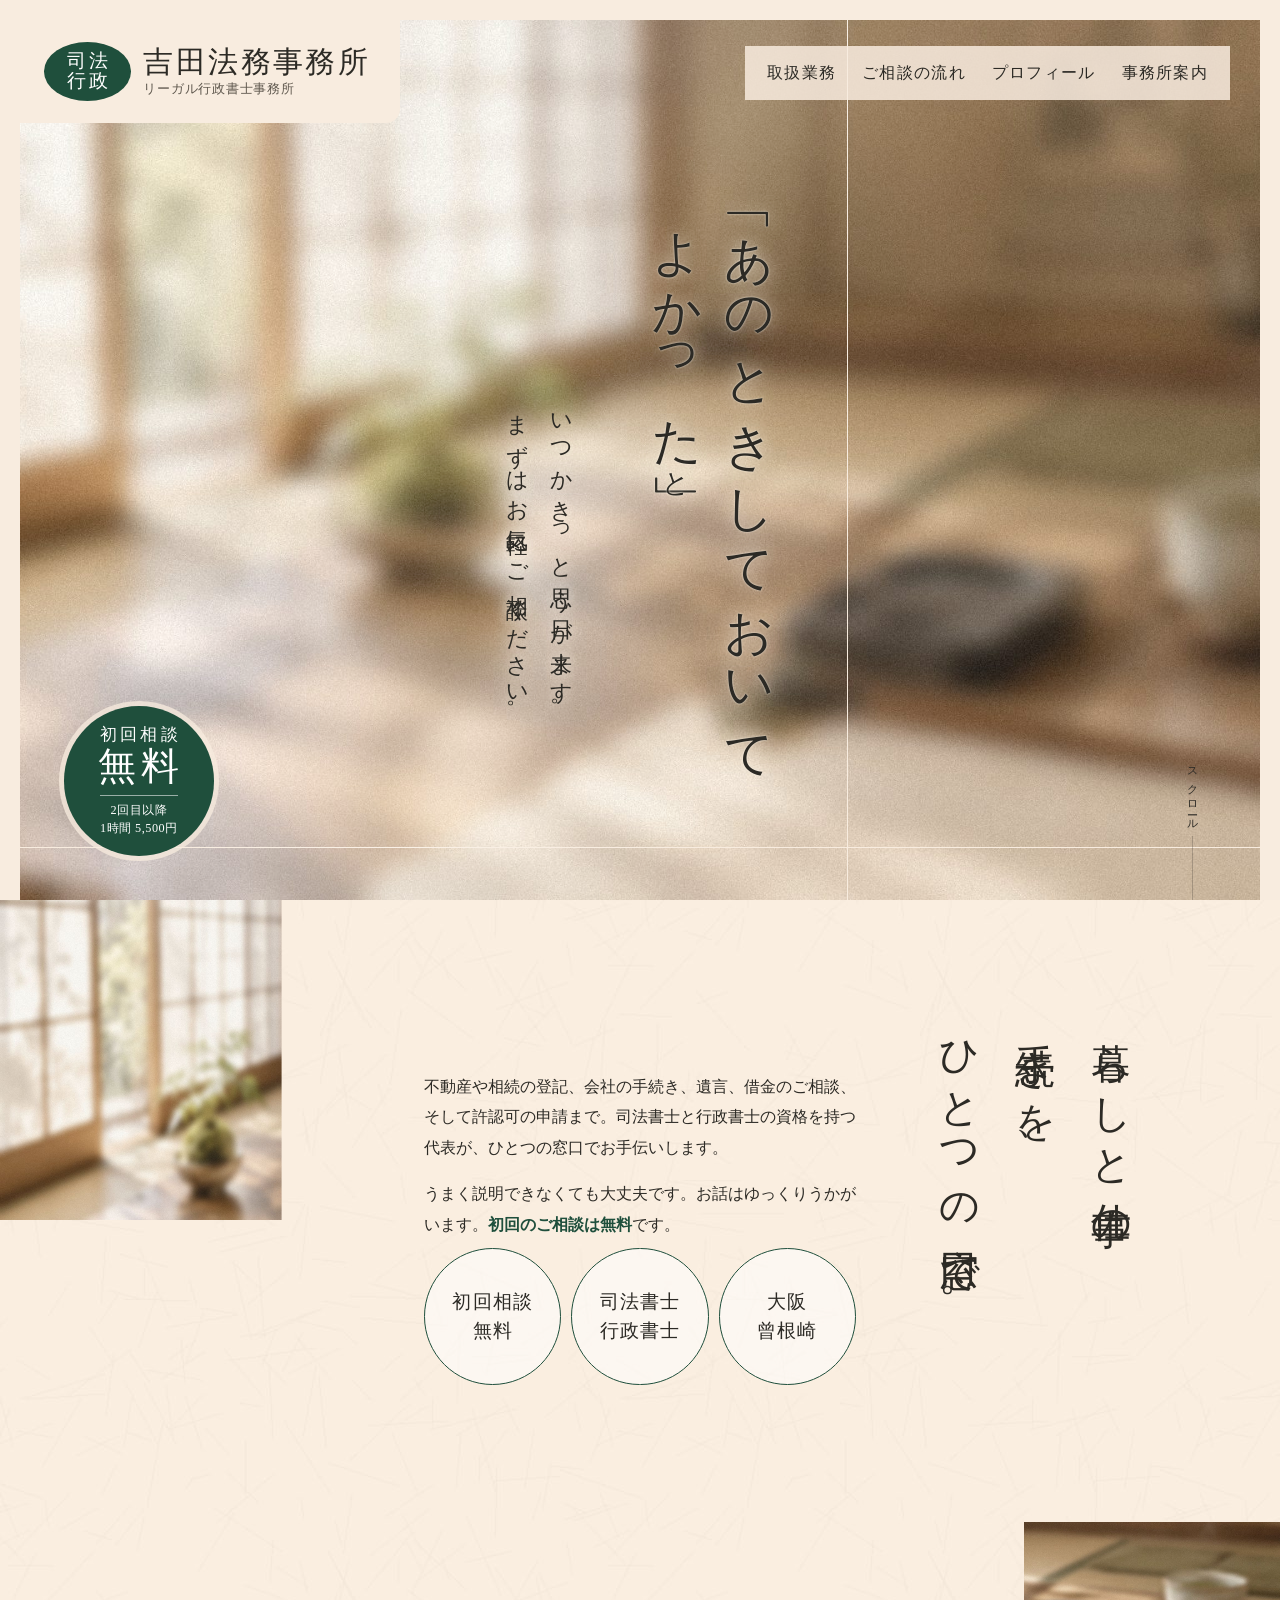
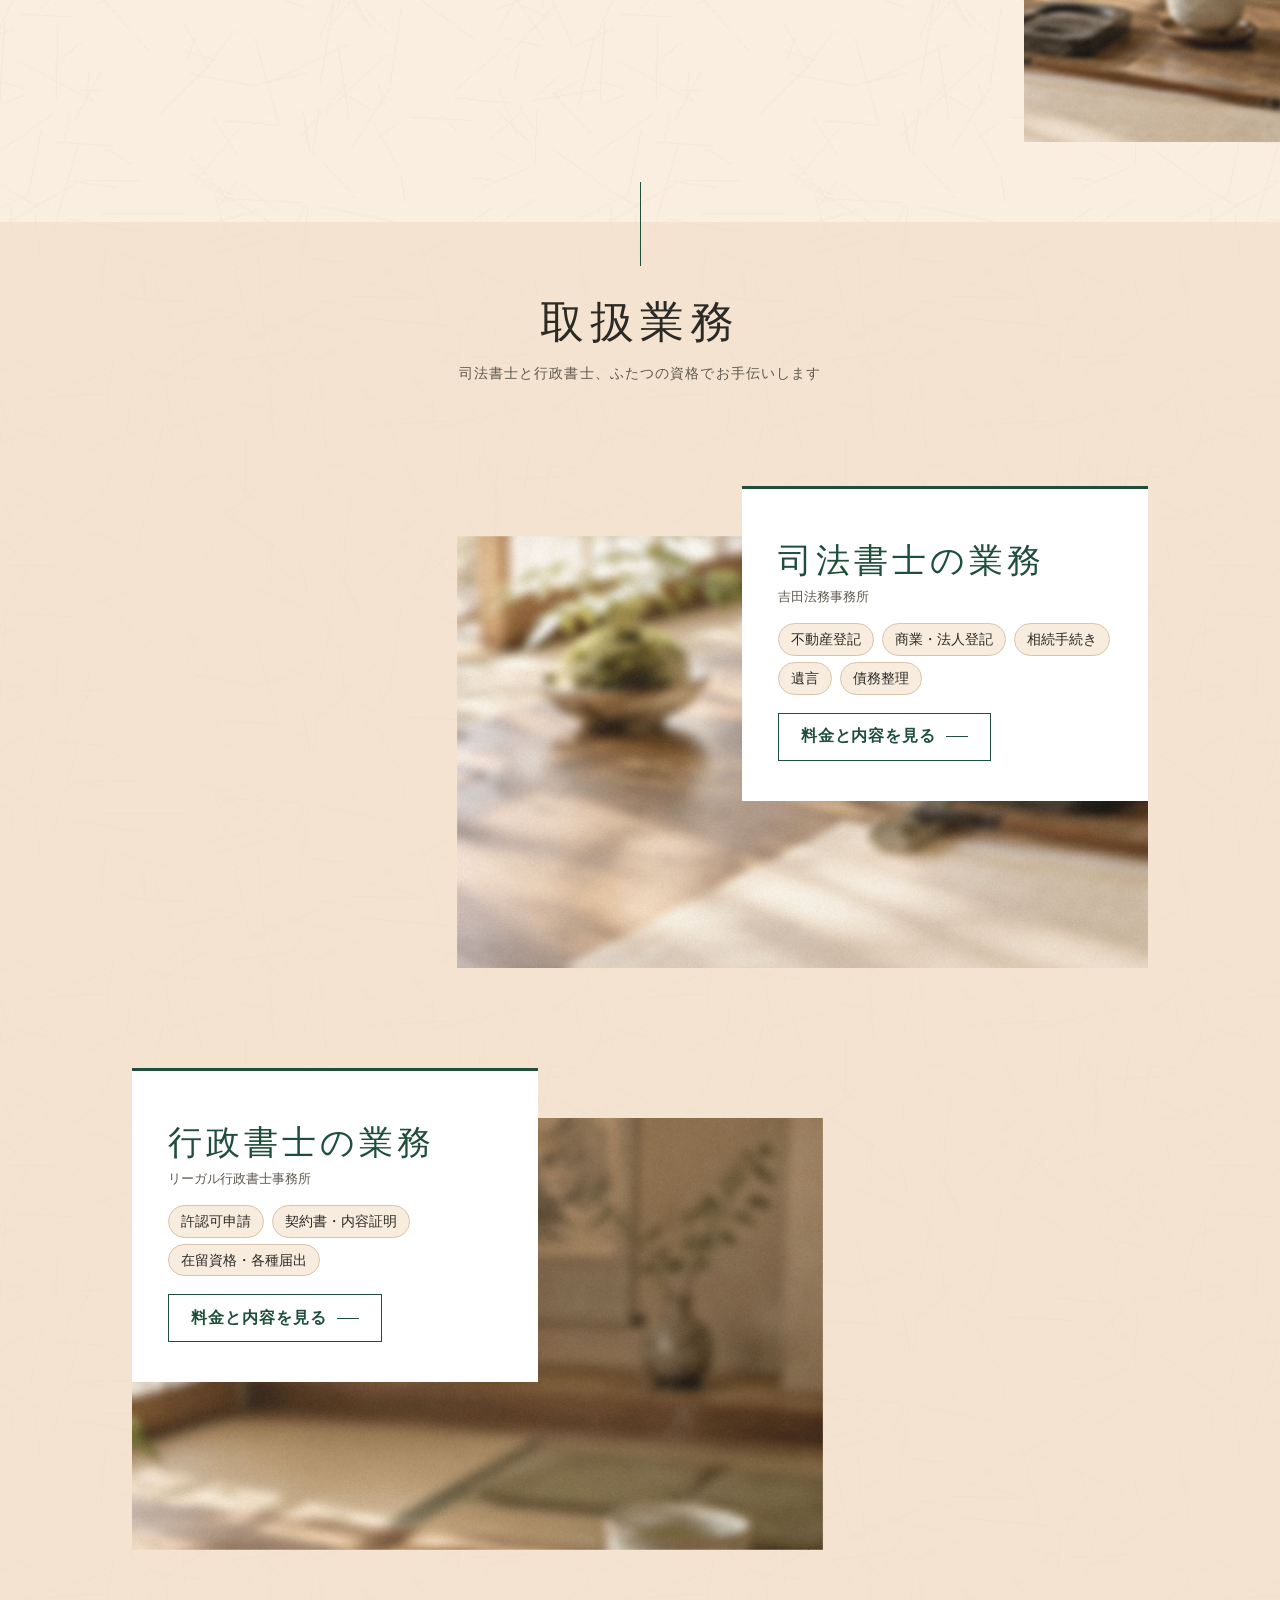
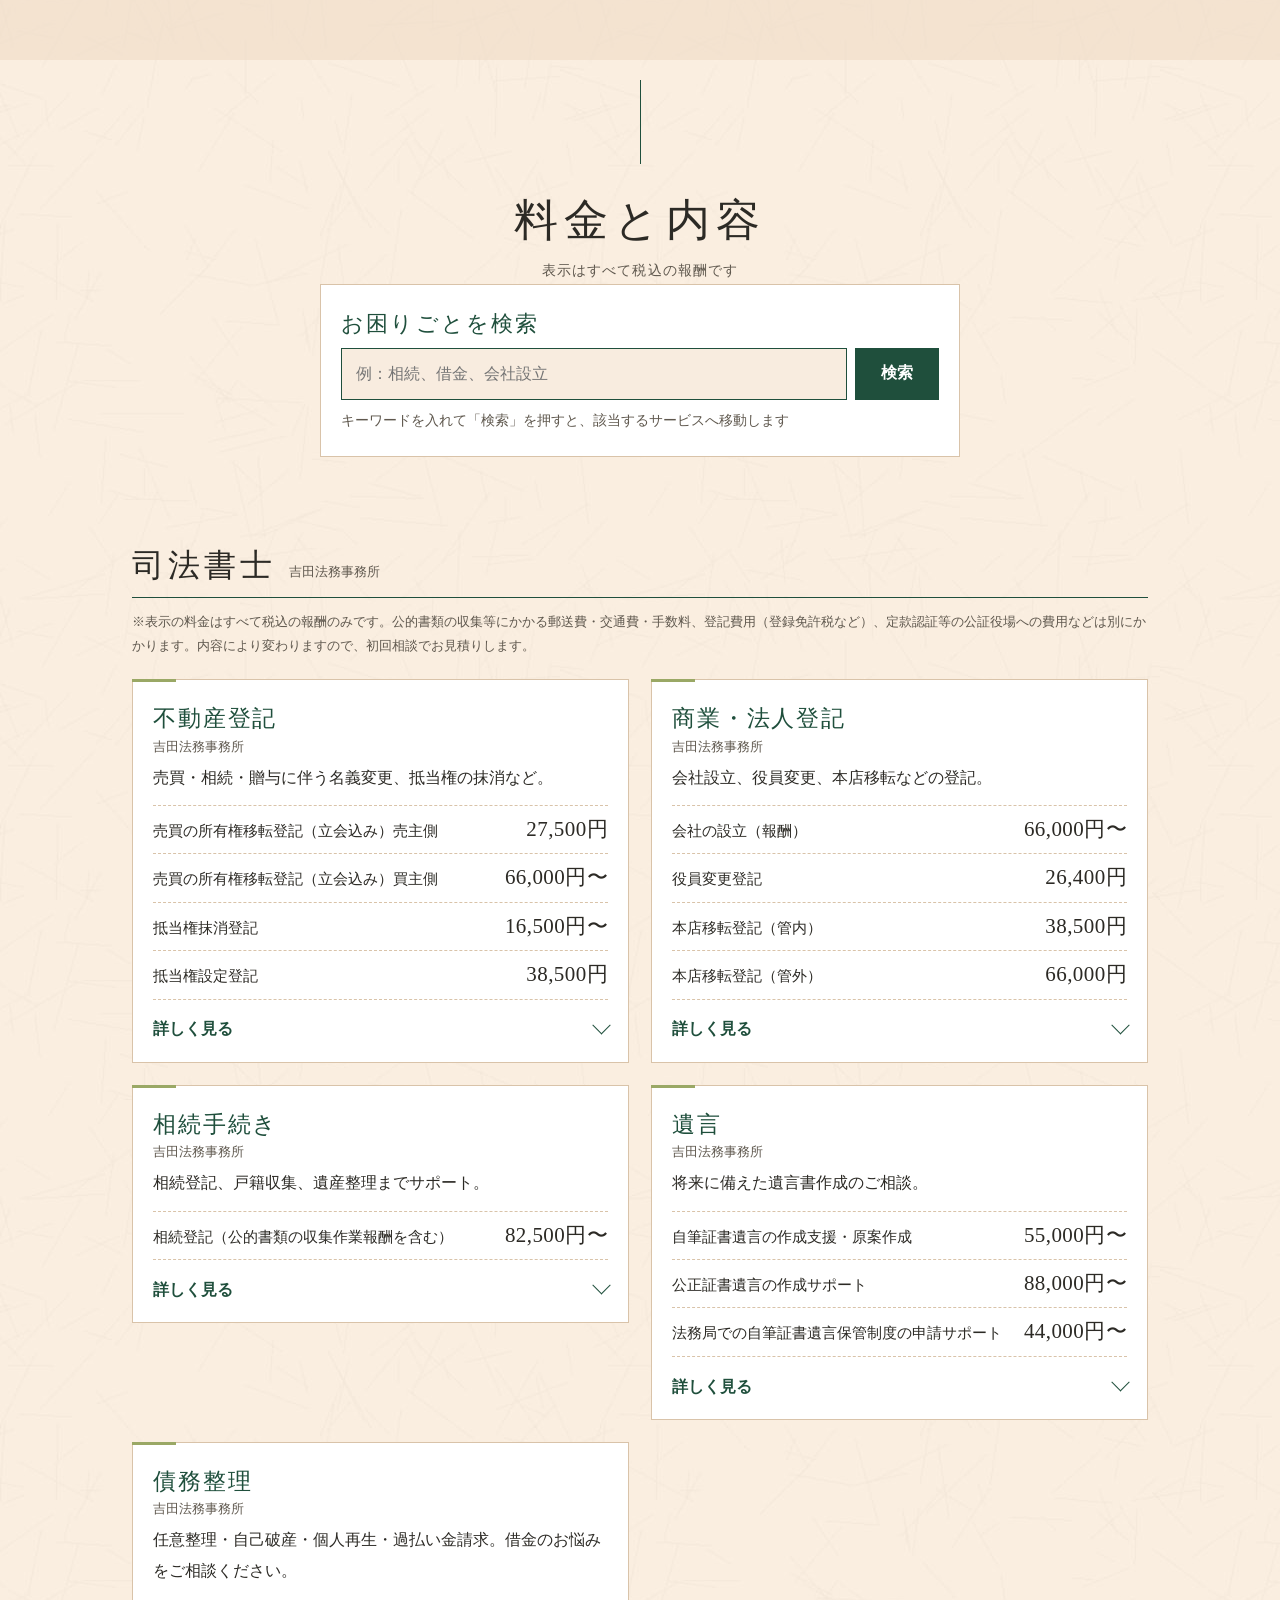
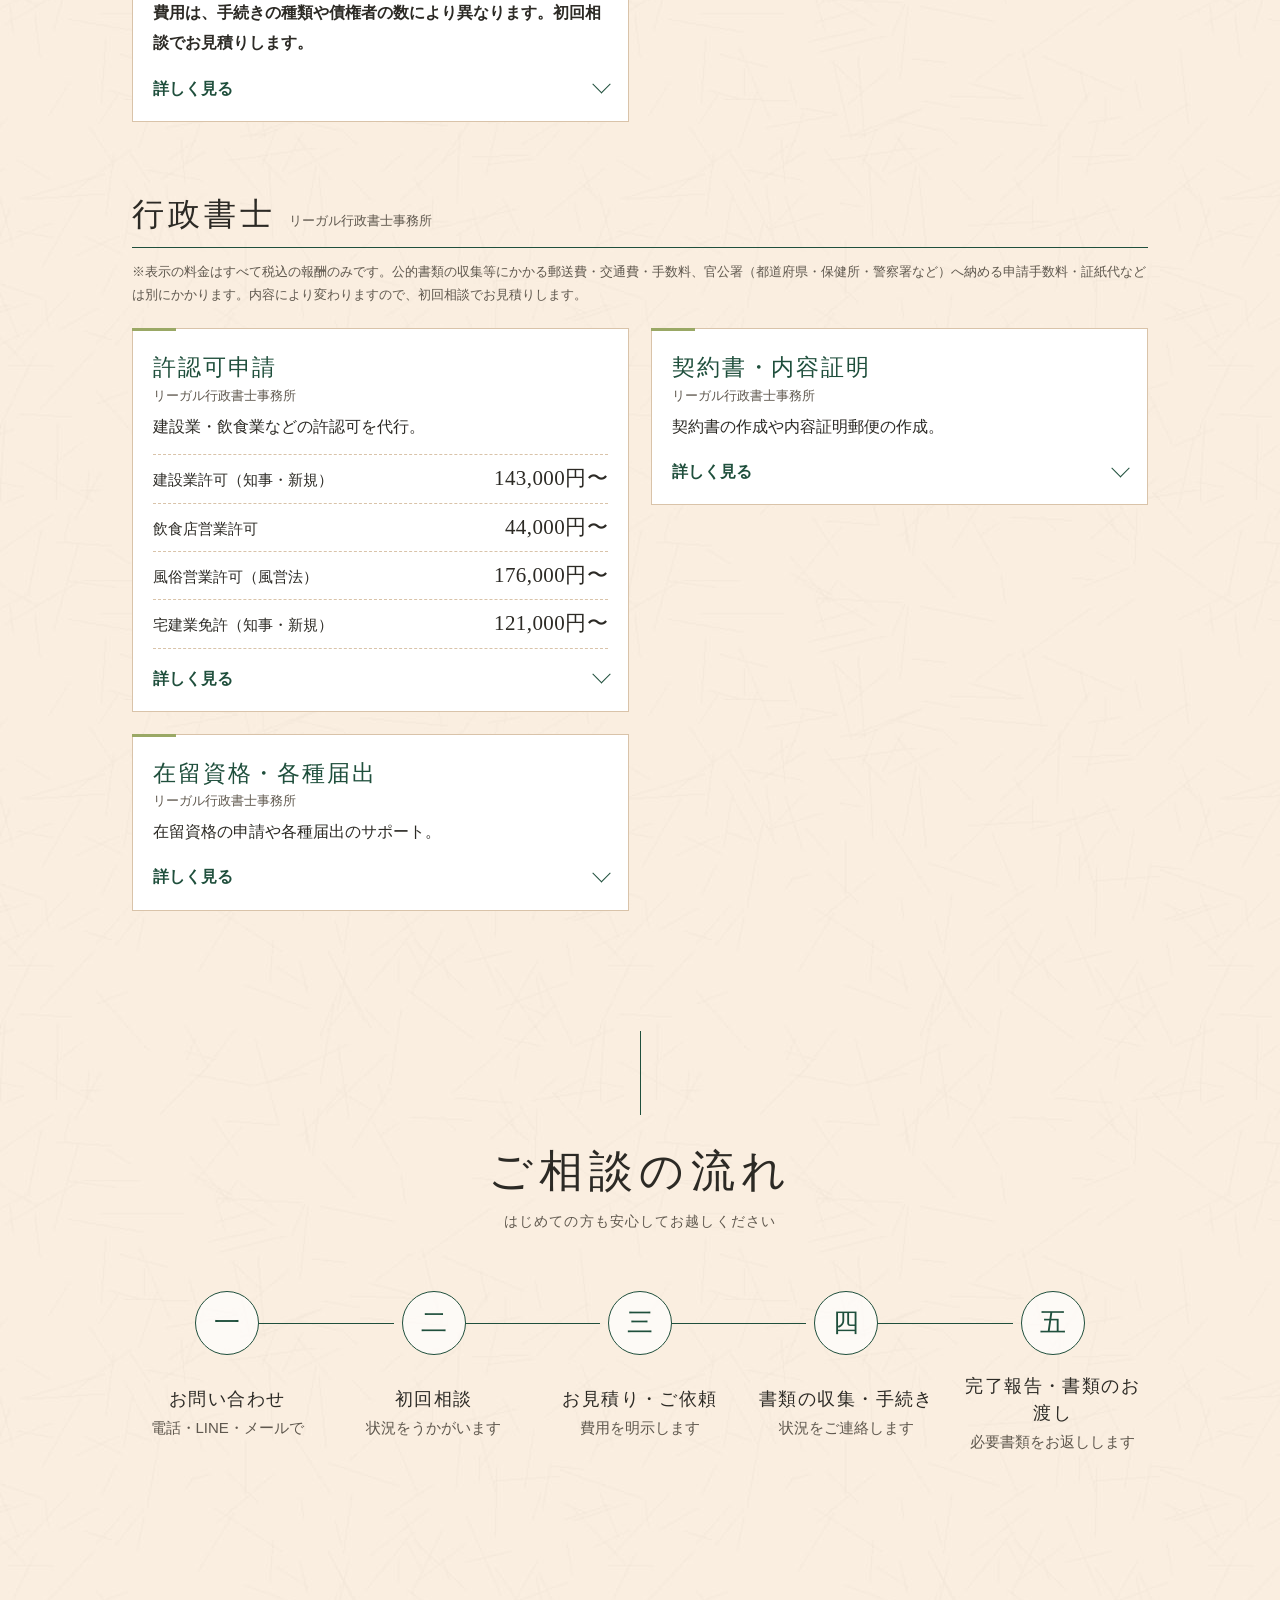
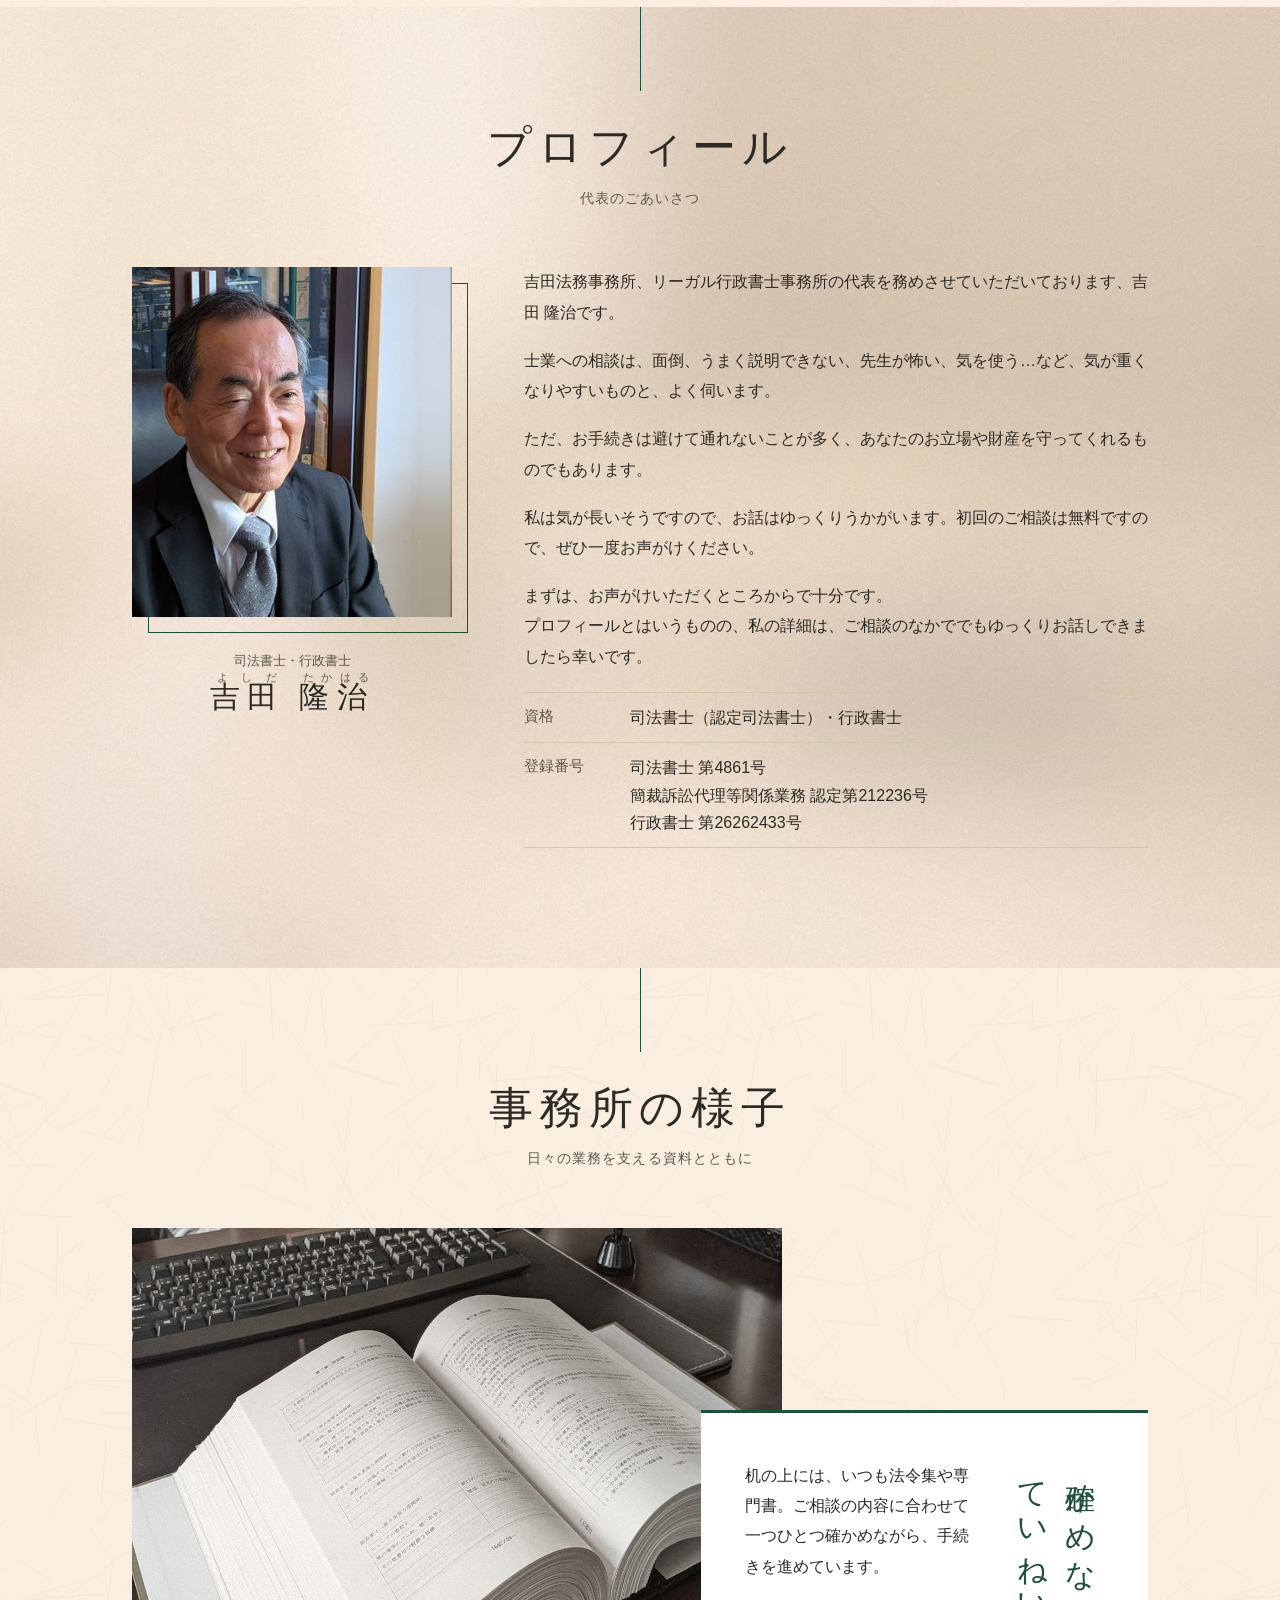
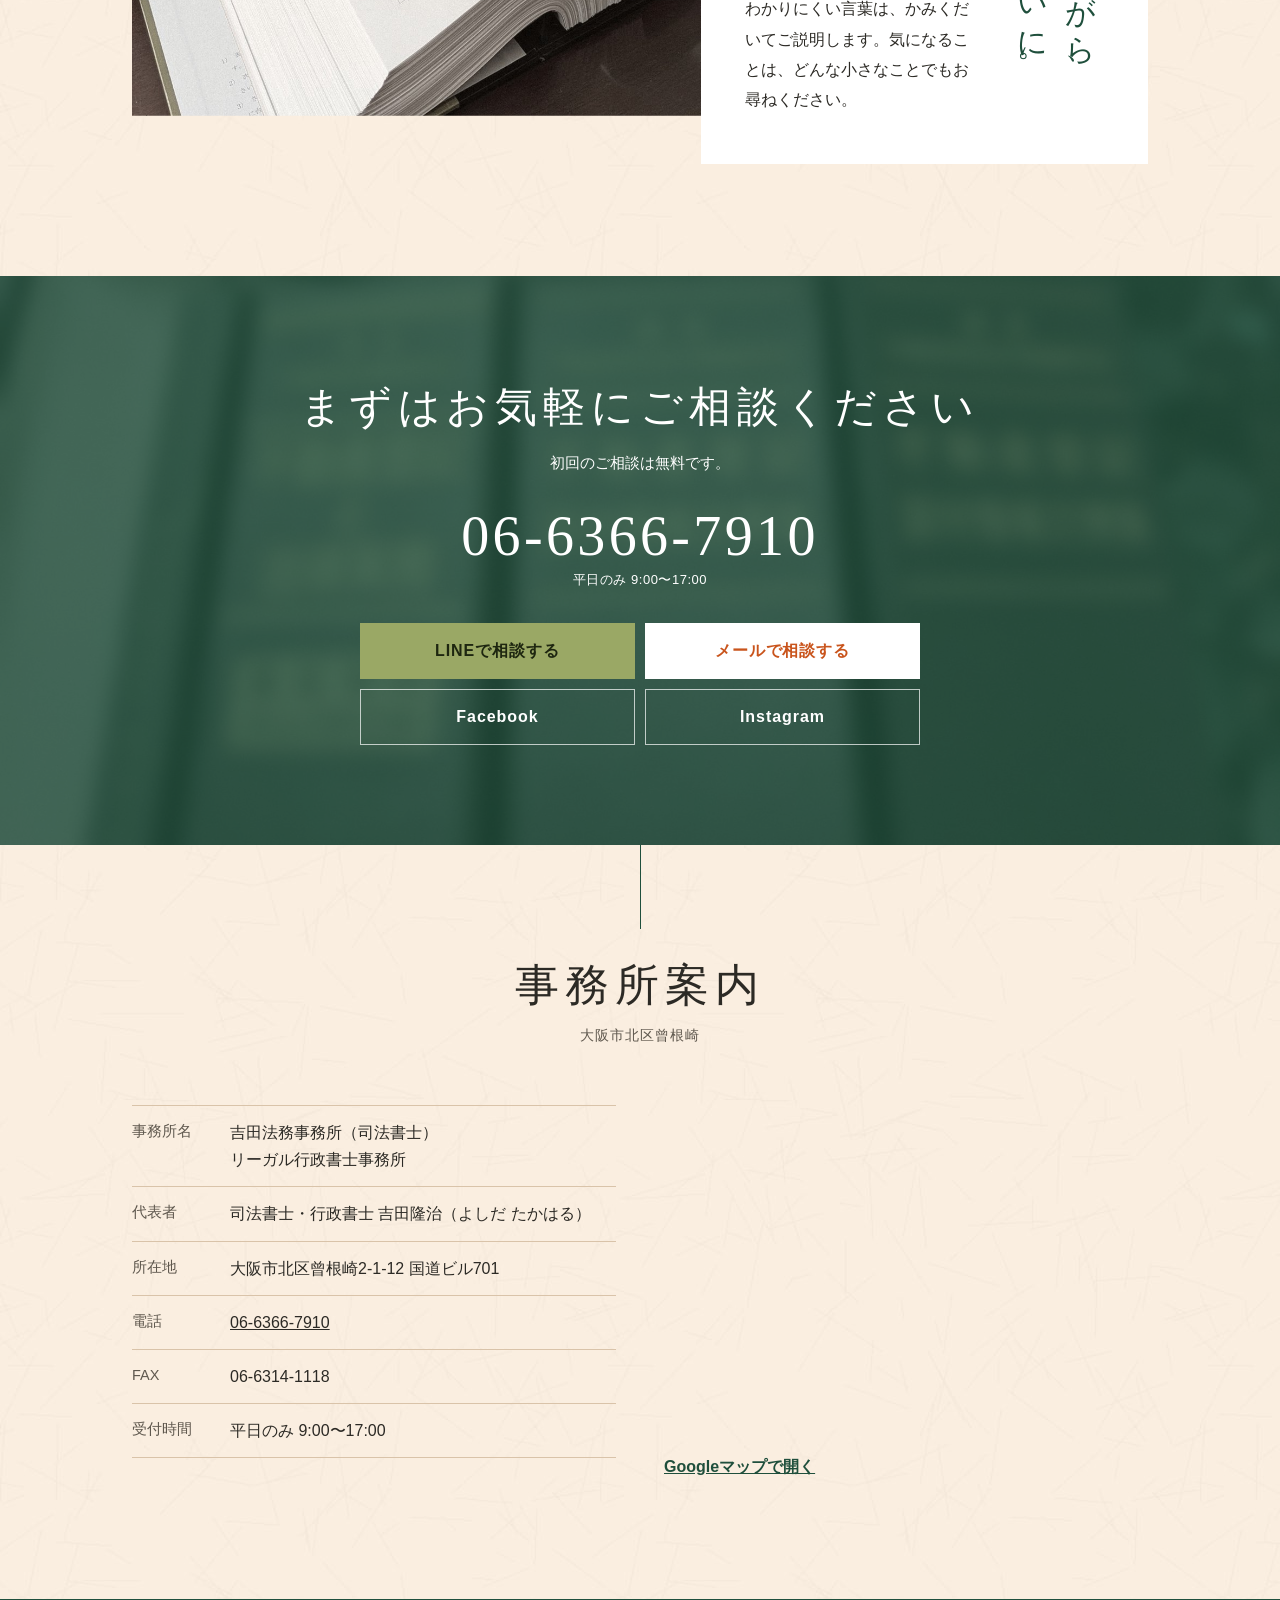
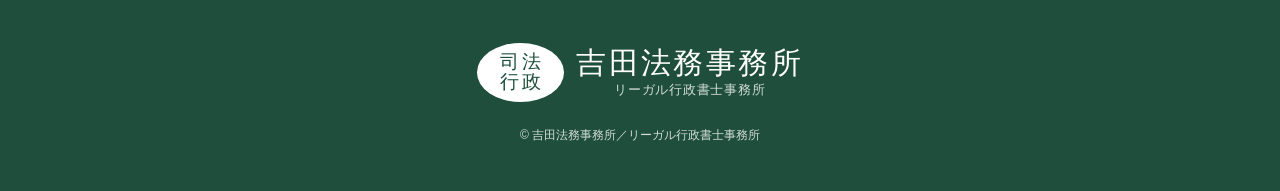
<file: case-2611-a8f3/d/index.html>
<!doctype html>
<html lang="ja">
<head>
<meta name="robots" content="noindex, nofollow">
<meta charset="utf-8">
<meta name="viewport" content="width=device-width, initial-scale=1, viewport-fit=cover">
<title>吉田法務事務所｜大阪市北区の司法書士・行政書士</title>
<meta name="description" content="大阪市北区曾根崎の司法書士・行政書士事務所。不動産登記、相続、会社設立、遺言、債務整理、許認可申請などのご相談を承ります。初回相談無料。">
<link rel="preconnect" href="https://fonts.googleapis.com">
<link rel="preconnect" href="https://fonts.gstatic.com" crossorigin>
<link href="https://fonts.googleapis.com/css2?family=Yuji+Syuku&family=Zen+Kaku+Gothic+New:wght@400;500;700&display=swap" rel="stylesheet">
<style>
:root{
  --paper:#f8ecdf;      /* 肌色ベース */
  --paper-deep:#f0dcc6;
  --green:#1f4f3c;      /* 名刺の深緑 */
  --matcha:#9aa865;     /* くすんだ抹茶色 */
  --matcha-ink:#1e2610;
  --ink:#2c2a25;
  --muted:#5f584e;
  --orange:#c9541c;     /* 名刺のメールアドレスの色 */
  --line:#d9c3a9;
  --brush:"Yuji Syuku","Shippori Mincho","Hiragino Mincho ProN","Yu Mincho",serif;
  --gothic:"Zen Kaku Gothic New","Hiragino Kaku Gothic ProN","Yu Gothic","Noto Sans CJK JP",sans-serif;
  --frame:14px;
}
*{box-sizing:border-box}
html{-webkit-text-size-adjust:100%;scroll-padding-top:76px}
body{margin:0;background:var(--paper);color:var(--ink);font:400 16px/1.9 var(--gothic);overflow-wrap:anywhere}
a{color:inherit}
img{max-width:100%;display:block}
:focus-visible{outline:3px solid var(--orange);outline-offset:2px}
h1,h2,h3,h4,p,ul,ol,dl,dd,figure{margin:0;padding:0}
.wrap{max-width:1080px;margin:0 auto;padding-left:20px;padding-right:20px}
[hidden]{display:none!important}

/* ===== 固定の背景写真（メインの下に敷く） ===== */
.hero-bg{position:fixed;inset:0;z-index:-1;overflow:hidden;background:var(--paper)}
.hero-bg picture,.hero-bg img{position:absolute;inset:0;width:100%;height:100%;object-fit:cover}
.hero-bg img{animation:settle 3.2s cubic-bezier(.2,.7,.2,1) both}
.hero-bg::after{content:"";position:absolute;inset:-20%;background:linear-gradient(115deg,transparent 35%,rgba(255,250,238,.55) 48%,transparent 60%);animation:sweep 11s ease-in-out 1.2s infinite;mix-blend-mode:soft-light}
@keyframes settle{from{transform:scale(1.12);filter:blur(6px)}to{transform:scale(1);filter:blur(0)}}
@keyframes sweep{0%,100%{transform:translateX(-30%)}50%{transform:translateX(30%)}}

/* ===== トップ ===== */
.hero{position:relative;height:100vh;height:100svh;min-height:560px;border:var(--frame) solid var(--paper);border-bottom:0}
.mark{position:absolute;top:0;left:0;z-index:3;display:flex;align-items:center;gap:12px;padding:14px 18px 14px 14px;background:var(--paper);border-radius:0 0 14px 0;text-decoration:none}
.seal{flex:none;display:grid;place-items:center;width:66px;height:42px;border-radius:50%;background:var(--green);color:#fff;font:400 14px/1.1 var(--brush);letter-spacing:.14em;padding-left:.14em;text-align:center}
.mark .nm{font:400 22px/1.2 var(--brush);letter-spacing:.08em}
.mark .sub{display:block;font:500 11px/1.5 var(--gothic);color:var(--muted);letter-spacing:.06em}
.copy{position:absolute;inset:0;display:flex;flex-direction:row-reverse;justify-content:center;align-items:center;gap:clamp(14px,4vw,40px);padding:96px 16px 80px}
.tate{writing-mode:vertical-rl;text-orientation:upright}
.copy h1{font:400 min(8.2vw,5.4vh,56px)/1.5 var(--brush);letter-spacing:.14em;color:var(--ink);text-shadow:0 0 18px rgba(255,248,236,.9),0 0 2px rgba(255,248,236,.9)}
.copy h1 span{display:block;white-space:nowrap}
.copy h1 small{font-size:.55em;letter-spacing:.05em}
.copy .sub{font:400 min(4.4vw,2.5vh,22px)/2 var(--brush);letter-spacing:.16em;color:var(--ink);text-shadow:0 0 14px rgba(255,248,236,.95);padding-top:min(18vh,200px)}
.copy .sub span{display:block;white-space:nowrap}
.reveal-line{opacity:0;animation:ink 1.6s cubic-bezier(.2,.7,.2,1) forwards}
@keyframes ink{from{opacity:0;filter:blur(8px);transform:translateY(-14px)}to{opacity:1;filter:blur(0);transform:none}}
.scroll-cue{position:absolute;right:22px;bottom:0;display:flex;flex-direction:column;align-items:center;gap:8px;font:500 11px/1 var(--gothic);letter-spacing:.3em;color:var(--ink);text-decoration:none}
.scroll-cue span{writing-mode:vertical-rl}
.scroll-cue i{position:relative;display:block;width:1px;height:64px;background:rgba(44,42,37,.25);overflow:hidden}
.scroll-cue i::after{content:"";position:absolute;left:0;top:-30px;width:1px;height:30px;background:var(--ink);animation:drip 2.2s ease-in-out infinite}
@keyframes drip{0%{top:-30px}70%,100%{top:64px}}
.free-badge{position:absolute;left:18px;bottom:24px;display:flex;flex-direction:column;align-items:center;justify-content:center;width:112px;height:112px;border-radius:50%;background:var(--green);color:#fff;text-align:center;font-family:var(--brush);box-shadow:0 0 0 5px rgba(248,236,223,.75)}
.free-badge .b1{font-size:14px;line-height:1.2;letter-spacing:.2em;padding-left:.2em}
.free-badge .b2{font-size:28px;line-height:1.15;letter-spacing:.12em;padding-left:.12em}
.free-badge .b3{margin-top:5px;padding-top:5px;border-top:1px solid rgba(255,255,255,.55);font-size:10px;line-height:1.45;letter-spacing:.04em}
.menu-btn{position:absolute;top:10px;right:10px;z-index:4;display:grid;place-items:center;gap:4px;width:60px;height:60px;white-space:nowrap;border:0;border-radius:50%;background:var(--paper);color:var(--ink);font:700 11px var(--gothic);cursor:pointer}
.menu-btn b{display:block;width:22px;height:1.5px;background:currentColor;margin:0 auto 2px;box-shadow:0 6px 0 currentColor}

/* ===== 追従ヘッダー ===== */
.hdr{position:fixed;top:0;left:0;right:0;z-index:20;display:flex;align-items:center;gap:16px;height:64px;padding:0 10px 0 14px;background:rgba(248,236,223,.94);backdrop-filter:blur(8px);-webkit-backdrop-filter:blur(8px);border-bottom:1px solid var(--line);transform:translateY(-100%);transition:transform .6s cubic-bezier(.2,.7,.2,1)}
.hdr.on{transform:none}
.hdr .mark{position:static;padding:0;background:none}
.hdr .seal{width:52px;height:34px;font-size:12px}
.hdr .nm{font-size:19px}
.hdr .sub{display:none}
.hdr-nav{display:none}
.hdr .menu-btn{position:static;margin-left:auto;width:60px;height:52px;background:none;font-size:10.5px;white-space:nowrap}

/* メニュー（スマホ） */
.drawer{position:fixed;inset:0;z-index:30;background:rgba(31,79,60,.97);color:#fff;display:flex;flex-direction:column;justify-content:center;padding:80px 32px 40px;opacity:0;visibility:hidden;transition:opacity .4s,visibility .4s}
.drawer.open{opacity:1;visibility:visible}
.drawer ul{list-style:none;padding:0;margin:0}
.drawer li a{display:block;padding:12px 0;border-bottom:1px solid rgba(255,255,255,.2);font:400 24px/1.5 var(--brush);letter-spacing:.1em;text-decoration:none}
.drawer .close{position:absolute;top:14px;right:14px;width:54px;height:54px;border:1px solid rgba(255,255,255,.5);border-radius:50%;background:none;color:#fff;font:700 12px var(--gothic);cursor:pointer}
.drawer .tel{margin-top:28px;font:400 30px/1.3 var(--brush);letter-spacing:.06em;text-decoration:none}
.drawer .tel small{display:block;font:500 12.5px var(--gothic);opacity:.85}

/* ===== 本文（写真の上に重なって上がってくる紙） ===== */
.sheet{position:relative;background:var(--paper) url(assets/washi.jpg);background-size:600px}
section{position:relative}
.sec-head{text-align:center;padding-top:110px;position:relative}
.sec-head::before{content:"";position:absolute;top:0;left:50%;width:1px;height:84px;background:var(--green)}
.sec-head h2{font:400 clamp(30px,8vw,44px)/1.4 var(--brush);letter-spacing:.14em}
.sec-head p{margin-top:6px;font-size:14px;color:var(--muted);letter-spacing:.08em}

/* ごあいさつ */
.about{padding:72px 0 210px;overflow:hidden}
.about .ph1,.about .ph2{position:absolute;background-size:cover;background-position:center}
.about .ph1{top:0;left:0;width:34%;height:240px;background-image:url(assets/about-window.jpg)}
.about .ph2{right:0;bottom:30px;width:44%;height:150px;background-image:url(assets/about-tea.jpg)}
.about-body{position:relative;display:flex;flex-direction:column;align-items:center;gap:32px;padding-top:150px}
.about-body h2{font:400 clamp(26px,7.4vw,40px)/1.7 var(--brush);letter-spacing:.14em;height:auto}
.about-body .txt{width:100%;max-width:30em}
.about-body .txt p+p{margin-top:1em}
.about-body .txt strong{color:var(--green)}
.points{display:grid;grid-template-columns:repeat(3,1fr);gap:10px;margin-top:8px;width:100%;max-width:560px}
.points li{list-style:none;display:grid;place-items:center;aspect-ratio:1;border-radius:50%;border:1px solid var(--green);text-align:center;font:400 clamp(14px,4vw,19px)/1.5 var(--brush);letter-spacing:.06em;background:rgba(255,255,255,.55)}

/* 取扱業務 */
.services{padding-bottom:110px}
.services::before{content:"";position:absolute;top:40px;left:0;right:0;bottom:0;background:var(--paper-deep);opacity:.6}
.svc-box{position:relative;margin-top:110px}
.svc-box .img{position:relative;width:88%;margin-left:auto}
.svc-box .img::before{content:"";position:absolute;inset:14px -14px -14px 14px;border:1px solid var(--green);z-index:-1}
.svc-box .img div{aspect-ratio:16/10;background-size:cover;background-position:center}
.svc-box .lead{position:relative;width:88%;margin:-60px 0 0;padding:30px 24px 26px;background:#fff;border-top:3px solid var(--green)}
.svc-box.right .img{margin-left:0;margin-right:auto}
.svc-box.right .img::before{inset:14px 14px -14px -14px}
.svc-box.right .lead{margin-left:auto}
.svc-box h3{font:400 clamp(26px,7vw,34px)/1.4 var(--brush);letter-spacing:.12em;color:var(--green)}
.svc-box .who{font-size:13px;color:var(--muted)}
.svc-box .tags{display:flex;flex-wrap:wrap;gap:6px 8px;margin:14px 0 18px;list-style:none}
.svc-box .tags li{padding:2px 12px;border:1px solid var(--line);border-radius:999px;font-size:14px;background:var(--paper)}
.more{display:inline-flex;align-items:center;gap:10px;min-height:48px;padding:0 22px;border:1px solid var(--green);color:var(--green);text-decoration:none;font-weight:700;letter-spacing:.06em;background:#fff;transition:background .3s,color .3s}
.more::after{content:"";width:22px;height:1px;background:currentColor;transition:width .3s}
.more:hover{background:var(--green);color:#fff}
.more:hover::after{width:32px}

/* 料金と内容（一覧） */
.price-area{position:relative;padding:20px 0 120px}
.search{max-width:640px;margin:0 auto 56px;padding:22px 20px;background:#fff;border:1px solid var(--line)}
.search label{display:block;font:400 22px/1.5 var(--brush);letter-spacing:.1em;color:var(--green);margin-bottom:8px}
.search-row{display:flex;gap:8px}
.search input{flex:1;min-width:0;min-height:52px;padding:10px 14px;border:1px solid var(--green);border-radius:0;background:var(--paper);color:var(--ink);font:400 16px var(--gothic)}
.search-row button{flex:none;min-width:84px;min-height:52px;border:0;background:var(--green);color:#fff;font:700 16px var(--gothic);cursor:pointer}
.search-help{margin-top:8px;font-size:13.5px;color:var(--muted)}
.search-none{margin-top:12px;padding:14px 16px;font-size:15px;border:1px solid var(--line);background:var(--paper)}
.svc mark{background:#f6d7b8;color:inherit;padding:0 1px}
.svc-sec{padding-top:30px}
.svc-sec + .svc-sec{padding-top:70px}
.cat{display:flex;align-items:baseline;gap:14px;padding-bottom:10px;border-bottom:1px solid var(--green);margin-bottom:12px}
.cat h2{font:400 clamp(24px,6.6vw,32px)/1.4 var(--brush);letter-spacing:.12em}
.cat span{font-size:13px;color:var(--muted)}
.note{font-size:13px;line-height:1.8;color:var(--muted);margin-bottom:22px}
.svc-grid{display:grid;gap:18px;align-items:start}
.svc{position:relative;padding:22px 20px 8px;background:#fff;border:1px solid var(--line)}
.svc::before{content:"";position:absolute;top:-1px;left:-1px;width:44px;height:3px;background:var(--matcha)}
.svc h3{font:400 23px/1.5 var(--brush);letter-spacing:.08em;color:var(--green)}
.svc .office-name{font-size:12.5px;color:var(--muted);line-height:1.6}
.svc .lead{margin-top:6px}
.prices{margin-top:12px;border-top:1px dashed var(--line)}
.prices div{display:flex;flex-wrap:wrap;justify-content:space-between;align-items:baseline;gap:2px 12px;padding:9px 0;border-bottom:1px dashed var(--line);line-height:1.55}
.prices dt{font-size:14.5px}
.prices dd{font:400 21px/1.4 var(--brush);letter-spacing:.02em;margin-left:auto}
.price-text{margin-top:12px;font-weight:700}
details{margin-top:6px}
summary{cursor:pointer;min-height:48px;display:flex;align-items:center;justify-content:space-between;font-weight:700;color:var(--green);list-style:none}
summary::-webkit-details-marker{display:none}
summary::after{content:"";width:12px;height:12px;border-right:1.5px solid currentColor;border-bottom:1.5px solid currentColor;transform:rotate(45deg) translate(-3px,-3px);transition:transform .3s}
details[open] summary::after{transform:rotate(-135deg) translate(-3px,-3px)}
.detail h4{margin:12px 0 2px;font-size:15px;color:var(--green)}
.detail ul{padding-left:1.2em;font-size:15px;line-height:1.75}
.detail .small{margin:12px 0 10px;font-size:13.5px;line-height:1.75;color:var(--muted)}

/* ご相談の流れ */
.flow{padding-bottom:120px}
.steps{list-style:none;display:grid;gap:0;margin-top:56px}
.steps li{display:grid;grid-template-columns:64px 1fr;gap:18px;padding-bottom:30px;position:relative}
.steps li:not(:last-child)::before{content:"";position:absolute;left:31px;top:64px;bottom:0;width:1px;background:var(--green)}
.steps .num{width:64px;height:64px;border-radius:50%;border:1px solid var(--green);display:grid;place-items:center;font:400 26px var(--brush);color:var(--green);background:rgba(255,255,255,.7)}
.steps strong{display:block;font:400 21px/1.5 var(--brush);letter-spacing:.08em;padding-top:8px}
.steps .t{font-size:15px;color:var(--muted)}

/* プロフィール（うすくぼかした写真を背景に） */
.profile{padding-bottom:120px;overflow:hidden}
.profile::before{content:"";position:absolute;inset:0;background:url(assets/wash.jpg) center/cover;opacity:.55}
.prof{position:relative;display:grid;gap:32px;margin-top:56px}
.prof figure{position:relative;width:min(300px,78%);margin:0 auto}
.prof figure::before{content:"";position:absolute;inset:16px -16px -16px 16px;border:1px solid var(--green)}
.prof figure img{position:relative;width:100%;height:auto}
.prof figcaption{margin-top:28px;text-align:center}
.prof figcaption .role{font-size:13px;color:var(--muted)}
.prof figcaption .nm{font:400 30px/1.4 var(--brush);letter-spacing:.24em}
.prof figcaption rt{font:500 11px var(--gothic);letter-spacing:.1em;color:var(--muted)}
.prof .txt p{margin-bottom:1.1em}
.facts{margin-top:20px;border-top:1px solid var(--line)}
.facts div{display:grid;grid-template-columns:6em 1fr;gap:10px;padding:11px 0;border-bottom:1px solid var(--line);line-height:1.7}
.facts dt{color:var(--muted);font-size:14.5px}

/* 事務所の様子 */
.gallery{padding-bottom:160px}
.g-box{position:relative;margin-top:56px}
.g-box figure{position:relative;width:92%}
.g-box figure::before{content:"";position:absolute;inset:14px -14px -14px 14px;border:1px solid var(--green);z-index:-1}
.g-box img{width:100%;height:auto;aspect-ratio:4/3;object-fit:cover}
.g-box .words{position:relative;width:90%;margin:-48px 0 0 auto;padding:30px 24px;background:#fff;border-top:3px solid var(--green)}
.g-box .words h3{font:400 clamp(22px,6vw,30px)/1.6 var(--brush);letter-spacing:.12em;color:var(--green)}
.g-box .words p{margin-top:12px}

/* お問い合わせ */
.contact{padding:100px 0;color:#fff;overflow:hidden;text-align:center}
.contact::before{content:"";position:absolute;inset:0;background:url(assets/contact.jpg) center/cover}
.contact::after{content:"";position:absolute;inset:0;background:rgba(31,79,60,.78)}
.contact .wrap{position:relative;z-index:1}
.contact h2{font:400 clamp(28px,7.6vw,42px)/1.5 var(--brush);letter-spacing:.14em}
.contact .lead{margin-top:10px;font-size:15px}
.c-tel{display:inline-block;margin-top:26px;font:400 clamp(36px,10vw,56px)/1.2 var(--brush);letter-spacing:.06em;text-decoration:none}
.c-tel small{display:block;font:500 13px/1.6 var(--gothic);letter-spacing:.04em}
.c-btns{display:grid;gap:10px;max-width:560px;margin:28px auto 0}
.c-btns a{display:flex;align-items:center;justify-content:center;gap:8px;min-height:56px;padding:8px 16px;text-decoration:none;font-weight:700;letter-spacing:.06em}
.c-line{background:var(--matcha);color:var(--matcha-ink)}
.c-mail{background:#fff;color:var(--orange)}
.c-sns{display:grid!important;grid-template-columns:1fr 1fr;gap:10px}
.c-sns a{border:1px solid rgba(255,255,255,.7);color:#fff}

/* 事務所案内 */
.office{padding-bottom:110px}
.office-layout{display:grid;gap:28px;margin-top:56px}
.office dl{border-top:1px solid var(--line)}
.office dl div{display:grid;grid-template-columns:5.5em 1fr;gap:10px;padding:13px 0;border-bottom:1px solid var(--line);line-height:1.7}
.office dt{color:var(--muted);font-size:14.5px}
.map iframe{display:block;width:100%;height:300px;border:0;filter:sepia(.25) saturate(.85)}
.map a{display:inline-flex;align-items:center;min-height:44px;font-weight:700;color:var(--green)}

footer{background:var(--green);color:#fff;padding:44px 0 110px;text-align:center}
footer .mark{position:static;display:inline-flex;background:none;padding:0}
footer .seal{background:#fff;color:var(--green)}
footer .mark .sub{color:rgba(255,255,255,.8)}
footer small{display:block;margin-top:22px;font-size:12px;opacity:.8}

/* スマホ下部の連絡ボタン（スクロールすると出てくる） */
.bar{position:fixed;left:0;right:0;bottom:0;z-index:15;display:grid;grid-template-columns:5fr 4fr 4fr;gap:6px;padding:8px 8px calc(8px + env(safe-area-inset-bottom));background:rgba(248,236,223,.96);border-top:1px solid var(--line);transform:translateY(110%);transition:transform .5s cubic-bezier(.2,.7,.2,1)}
.bar.on{transform:none}
.bar a{min-height:50px;display:flex;align-items:center;justify-content:center;text-decoration:none;font-weight:700;font-size:15px}
.bar .t{background:var(--green);color:#fff}
.bar .l{background:var(--matcha);color:var(--matcha-ink)}
.bar .m{border:1px solid var(--orange);color:var(--orange);background:#fff}

/* スクロールで現れる動き */
.js .fx{opacity:0;transform:translateY(24px);transition:opacity 1.1s ease,transform 1.1s cubic-bezier(.2,.7,.2,1)}
.js .fx.in{opacity:1;transform:none}
.js .wipe{clip-path:inset(0 100% 0 0);transition:clip-path 1.4s cubic-bezier(.7,0,.2,1)}
.js .wipe.in{clip-path:inset(0 0 0 0)}

@media (min-width:860px){
  :root{--frame:20px}
  .wrap{padding-left:32px;padding-right:32px}
  .mark{padding:22px 30px 22px 24px}
  .seal{width:92px;height:58px;font-size:19px}
  .mark .nm{font-size:30px}
  .mark .sub{font-size:12.5px}
  .menu-btn{display:none}
  .hero .hdr-inline{position:absolute;top:26px;right:30px;z-index:3;display:flex;gap:26px;list-style:none;margin:0;padding:12px 22px;background:rgba(248,236,223,.85)}
  .hero .hdr-inline a{text-decoration:none;font-weight:500;letter-spacing:.08em}
  .copy{justify-content:center;gap:56px;padding-top:120px}
  .free-badge{left:44px;bottom:44px;width:148px;height:148px}
  .free-badge .b1{font-size:17px}
  .free-badge .b2{font-size:38px}
  .free-badge .b3{font-size:12.5px;margin-top:6px;padding-top:6px}
  .scroll-cue{right:40px}
  .hdr{height:76px;padding:0 24px}
  .hdr-nav{display:flex;gap:26px;margin-left:auto;list-style:none;padding:0}
  .hdr-nav a{text-decoration:none;font-weight:500;letter-spacing:.06em}
  .hdr .tel{display:flex;flex-direction:column;align-items:center;justify-content:center;height:56px;padding:0 18px;background:var(--green);color:#fff;text-decoration:none;font:400 20px/1.1 var(--brush);letter-spacing:.04em}
  .hdr .tel small{font:500 11px/1.4 var(--gothic)}
  .hdr .menu-btn{display:none}
  .about .ph1{width:22%;height:320px}
  .about{padding-bottom:290px}
  .about .ph2{width:20%;height:220px;bottom:40px}
  .about-body{flex-direction:row-reverse;justify-content:flex-start;align-items:flex-start;gap:64px;padding-top:40px;min-height:520px}
  .about-body h2{writing-mode:vertical-rl;text-orientation:upright;font-size:40px;line-height:1.9}
  .about-body .txt{padding-top:60px;max-width:27em}
  .svc-box{margin-top:150px}
  .svc-box .img{width:68%}
  .svc-box .lead{position:absolute;top:-50px;right:0;width:40%;margin:0;padding:48px 36px 40px}
  .svc-box.right .lead{right:auto;left:0}
  .svc-grid{grid-template-columns:1fr 1fr;gap:22px}
  .steps{grid-template-columns:repeat(5,1fr);gap:16px}
  .steps li{grid-template-columns:1fr;justify-items:center;text-align:center;gap:10px}
  .steps strong{font-size:18px}
  .steps li:not(:last-child)::before{left:calc(50% + 32px);right:calc(-50% + 24px);top:32px;bottom:auto;width:auto;height:1px}
  .prof{grid-template-columns:320px 1fr;gap:72px;align-items:start}
  .prof figure{width:100%}
  .g-box figure{width:64%}
  .g-box .words{position:absolute;right:0;bottom:-48px;width:44%;margin:0;padding:48px 44px}
  .g-box .words{display:flex;flex-direction:row-reverse;gap:30px;align-items:flex-start}
  .g-box .words h3{writing-mode:vertical-rl;text-orientation:upright;white-space:nowrap;flex:none}
  .g-box .words p{margin-top:0}
  .g-box .words p+p{margin-top:12px}
  .g-box .words .txt{flex:1}
  .c-btns{grid-template-columns:1fr 1fr}
  .c-sns{grid-column:1 / -1}
  .office-layout{grid-template-columns:1fr 1fr;gap:48px;align-items:stretch}
  .map{display:flex;flex-direction:column}
  .map iframe{flex:1;min-height:340px;height:auto}
  .bar{display:none}
  footer{padding-bottom:44px}
}
@media (max-width:859px){.hdr-inline{display:none}}
@media (min-width:860px) and (max-width:1099px){.about .ph1{height:190px}.about-body{padding-top:230px}}
/* 文字を大きく表示する設定の端末でも崩れないように：大きさを文字の大きさに合わせて伸ばす */
.seal{width:auto;height:auto;min-width:4.6em;min-height:3em;padding:.45em .8em .45em .94em}
.mark > span:last-child{min-width:0}
.mark .nm{display:block;word-break:keep-all;overflow-wrap:normal}
@media (max-width:859px){
  .hero .mark{right:78px}
  .mark .nm{font-size:clamp(14px,calc((100vw - 200px) / 8.2),21px)}
}
@media (max-width:359px){
  .hero .mark .seal,.hdr .seal{display:none}
  .mark .nm{font-size:clamp(14px,calc((100vw - 110px) / 7.6),22px)}
}
.mark .sub{white-space:nowrap}
.hdr .mark{max-width:none;min-width:0;flex:1}
.hdr .nm{overflow:hidden;text-overflow:clip}
.free-badge{width:8.2em;height:8.2em;min-width:0;min-height:0;aspect-ratio:auto;padding:0;font-size:14px}
.free-badge .b1{font-size:1em;white-space:nowrap}
.free-badge .b2{font-size:2em;white-space:nowrap}
.free-badge .b3{font-size:.72em;white-space:nowrap}
@media (min-width:860px){
  .mark .nm{font-size:30px}
  .hdr .mark .nm{font-size:23px}
  .free-badge{font-size:17px;width:8.8em;height:8.8em}
  .free-badge .b2{font-size:2.25em}
}
@media (prefers-reduced-motion:reduce){
  *,*::before,*::after{animation:none!important;transition:none!important}
  .reveal-line{opacity:1}
  .js .fx,.js .wipe{opacity:1;transform:none;clip-path:none}
}
</style>
</head>
<body>
<div class="hero-bg" aria-hidden="true">
  <picture>
    <source media="(max-aspect-ratio: 4/5)" srcset="assets/hero-tall.jpg">
    <img src="assets/hero-wide.jpg" alt="">
  </picture>
</div>

<header class="hero" id="top">
  <a class="mark" href="#top"><span class="seal" aria-hidden="true">司法<br>行政</span><span><span class="nm">吉田法務<wbr>事務所</span><span class="sub">リーガル行政書士事務所</span></span></a>
  <ul class="hdr-inline">
    <li><a href="#services">取扱業務</a></li><li><a href="#flow">ご相談の流れ</a></li><li><a href="#profile">プロフィール</a></li><li><a href="#office">事務所案内</a></li>
  </ul>
  <button class="menu-btn" type="button" aria-controls="drawer" aria-expanded="false"><b></b>メニュー</button>
  <div class="copy">
    <h1 class="tate"><span class="reveal-line" style="animation-delay:.5s">「あのときしておいて</span><span class="reveal-line" style="animation-delay:1.0s">よかった」<small>と</small></span></h1>
    <p class="tate sub"><span class="reveal-line" style="animation-delay:1.7s">いつかきっと思う日が来ます。</span><span class="reveal-line" style="animation-delay:2.1s">まずはお気軽にご相談ください。</span></p>
  </div>
  <p class="free-badge reveal-line" style="animation-delay:2.6s"><span class="b1">初回相談</span><span class="b2">無料</span><span class="b3">2回目以降<br>1時間 5,500円</span></p>
  <a class="scroll-cue" href="#about"><span>スクロール</span><i></i></a>
</header>

<div class="hdr" id="hdr">
  <a class="mark" href="#top"><span class="seal" aria-hidden="true">司法<br>行政</span><span><span class="nm">吉田法務<wbr>事務所</span><span class="sub">リーガル行政書士事務所</span></span></a>
  <ul class="hdr-nav">
    <li><a href="#services">取扱業務</a></li><li><a href="#flow">ご相談の流れ</a></li><li><a href="#profile">プロフィール</a></li><li><a href="#office">事務所案内</a></li>
  </ul>
  <a class="tel" href="tel:0663667910" hidden data-wide>06-6366-7910<small>平日のみ 9:00〜17:00</small></a>
  <button class="menu-btn" type="button" aria-controls="drawer" aria-expanded="false"><b></b>メニュー</button>
</div>

<nav class="drawer" id="drawer" aria-label="メニュー">
  <button class="close" type="button">閉じる</button>
  <ul>
    <li><a href="#about">ごあいさつ</a></li>
    <li><a href="#services">取扱業務</a></li>
    <li><a href="#prices">料金と内容</a></li>
    <li><a href="#flow">ご相談の流れ</a></li>
    <li><a href="#profile">プロフィール</a></li>
    <li><a href="#office">事務所案内</a></li>
  </ul>
  <a class="tel" href="tel:0663667910">06-6366-7910<small>平日のみ 9:00〜17:00</small></a>
</nav>

<main class="sheet">
  <section class="about" id="about">
    <div class="ph1 wipe" aria-hidden="true"></div>
    <div class="ph2 wipe" aria-hidden="true"></div>
    <div class="wrap about-body">
      <h2 class="fx">暮らしと仕事の<br>手続きを、<br>ひとつの窓口で。</h2>
      <div class="txt fx">
        <p>不動産や相続の登記、会社の手続き、遺言、借金のご相談、そして許認可の申請まで。司法書士と行政書士の資格を持つ代表が、ひとつの窓口でお手伝いします。</p>
        <p>うまく説明できなくても大丈夫です。お話はゆっくりうかがいます。<strong>初回のご相談は無料</strong>です。</p>
        <ul class="points">
          <li>初回相談<br>無料</li>
          <li>司法書士<br>行政書士</li>
          <li>大阪<br>曾根崎</li>
        </ul>
      </div>
    </div>
  </section>

  <section class="services" id="services">
    <div class="sec-head fx"><h2>取扱業務</h2><p>司法書士と行政書士、ふたつの資格でお手伝いします</p></div>
    <div class="wrap">
      <div class="svc-box">
        <div class="img wipe"><div style="background-image:url(assets/svc-shihou.jpg)"></div></div>
        <div class="lead fx">
          <h3>司法書士の業務</h3>
          <p class="who">吉田法務事務所</p>
          <ul class="tags"><li>不動産登記</li><li>商業・法人登記</li><li>相続手続き</li><li>遺言</li><li>債務整理</li></ul>
          <a class="more" href="#shihou">料金と内容を見る</a>
        </div>
      </div>
      <div class="svc-box right">
        <div class="img wipe"><div style="background-image:url(assets/svc-gyousei.jpg)"></div></div>
        <div class="lead fx">
          <h3>行政書士の業務</h3>
          <p class="who">リーガル行政書士事務所</p>
          <ul class="tags"><li>許認可申請</li><li>契約書・内容証明</li><li>在留資格・各種届出</li></ul>
          <a class="more" href="#gyousei">料金と内容を見る</a>
        </div>
      </div>
    </div>
  </section>

  <section class="price-area" id="prices">
    <div class="sec-head fx"><h2>料金と内容</h2><p>表示はすべて税込の報酬です</p></div>
    <div class="wrap">
      <div class="search fx" id="search-box" hidden>
        <label for="search">お困りごとを検索</label>
        <form class="search-row" id="search-form" role="search">
          <input id="search" type="search" placeholder="例：相続、借金、会社設立" autocomplete="off" enterkeyhint="search">
          <button type="submit">検索</button>
        </form>
        <p class="search-help" id="search-status" role="status">キーワードを入れて「検索」を押すと、該当するサービスへ移動します</p>
        <p class="search-none" id="search-none" hidden>該当するサービスが見つかりませんでした。別の言葉で探すか、お電話・LINE・メールでご相談ください。</p>
      </div>

      <div class="svc-sec" id="shihou">
        <div class="cat"><h2>司法書士</h2><span>吉田法務事務所</span></div>
        <p class="note">※表示の料金はすべて税込の報酬のみです。公的書類の収集等にかかる郵送費・交通費・手数料、登記費用（登録免許税など）、定款認証等の公証役場への費用などは別にかかります。内容により変わりますので、初回相談でお見積りします。</p>
        <div class="svc-grid">
      <article class="svc fx">
        <h3>不動産登記</h3>
        <p class="office-name">吉田法務事務所</p>
        <p class="lead">売買・相続・贈与に伴う名義変更、抵当権の抹消など。</p>
        <dl class="prices">
          <div><dt>売買の所有権移転登記（立会込み）売主側</dt><dd>27,500円</dd></div>
          <div><dt>売買の所有権移転登記（立会込み）買主側</dt><dd>66,000円〜</dd></div>
          <div><dt>抵当権抹消登記</dt><dd>16,500円〜</dd></div>
          <div><dt>抵当権設定登記</dt><dd>38,500円</dd></div>
        </dl>
        <details><summary>詳しく見る</summary><div class="detail">
          <h4>こんなときに</h4><ul><li>不動産を購入・売却した</li><li>親から家や土地をもらう</li><li>住宅ローンを完済した</li><li>離婚で名義を変えたい</li><li>土地・家を担保にお金を借りたい</li></ul>
          <h4>主な手続き</h4><ul><li>売買・贈与・財産分与による所有権移転登記</li><li>住宅ローン完済後の抵当権抹消登記</li><li>住宅ローン借入れ時等の抵当権設定登記</li><li>住所・氏名の変更登記</li></ul>
          <h4>必要書類の例</h4><ul><li>登記識別情報（権利証）</li><li>印鑑証明書・本人確認書類</li><li>固定資産評価証明書</li></ul>
          <p class="small">※内容により異なります。詳しくはご相談ください。</p>
        </div></details>
      </article>
      <article class="svc fx">
        <h3>商業・法人登記</h3>
        <p class="office-name">吉田法務事務所</p>
        <p class="lead">会社設立、役員変更、本店移転などの登記。</p>
        <dl class="prices">
          <div><dt>会社の設立（報酬）</dt><dd>66,000円〜</dd></div>
          <div><dt>役員変更登記</dt><dd>26,400円</dd></div>
          <div><dt>本店移転登記（管内）</dt><dd>38,500円</dd></div>
          <div><dt>本店移転登記（管外）</dt><dd>66,000円</dd></div>
        </dl>
        <details><summary>詳しく見る</summary><div class="detail">
          <h4>こんなときに</h4><ul><li>会社を作りたい</li><li>役員が変わった・任期が来た</li><li>本店を移転する、社名を変える</li></ul>
          <h4>主な手続き</h4><ul><li>会社の設立登記</li><li>役員変更登記</li><li>本店移転・商号変更・目的変更の登記</li><li>解散・清算の登記</li></ul>
          <h4>必要書類の例</h4><ul><li>定款の内容、役員の就任承諾書</li><li>役員の印鑑証明書</li><li>資本金の払込みを証する書面</li></ul>
          <p class="small">※会社の状況により異なります。</p>
        </div></details>
      </article>
      <article class="svc fx">
        <h3>相続手続き</h3>
        <p class="office-name">吉田法務事務所</p>
        <p class="lead">相続登記、戸籍収集、遺産整理までサポート。</p>
        <dl class="prices">
          <div><dt>相続登記（公的書類の収集作業報酬を含む）</dt><dd>82,500円〜</dd></div>
        </dl>
        <details><summary>詳しく見る</summary><div class="detail">
          <h4>こんなときに</h4><ul><li>親が亡くなり、不動産の名義を変えたい</li><li>何から始めればよいかわからない</li><li>相続登記の期限が心配</li></ul>
          <p class="small">相続登記は2024年4月から義務化され、不動産を相続したことを知った日から3年以内の申請が必要です。2024年3月以前に相続で取得したことを知った不動産は、2027年3月31日までに申請が必要です。</p>
          <h4>主な手続き</h4><ul><li>戸籍の収集・相続人の調査</li><li>遺産分割協議書の作成</li><li>相続登記の申請</li><li>預貯金などの遺産整理</li></ul>
          <h4>必要書類の例</h4><ul><li>亡くなった方の出生から死亡までの戸籍</li><li>相続人の戸籍・住民票</li><li>固定資産評価証明書</li></ul>
        </div></details>
      </article>
      <article class="svc fx">
        <h3>遺言</h3>
        <p class="office-name">吉田法務事務所</p>
        <p class="lead">将来に備えた遺言書作成のご相談。</p>
        <dl class="prices">
          <div><dt>自筆証書遺言の作成支援・原案作成</dt><dd>55,000円〜</dd></div>
          <div><dt>公正証書遺言の作成サポート</dt><dd>88,000円〜</dd></div>
          <div><dt>法務局での自筆証書遺言保管制度の申請サポート</dt><dd>44,000円〜</dd></div>
        </dl>
        <details><summary>詳しく見る</summary><div class="detail">
          <h4>こんなときに</h4><ul><li>遺言を残したい</li><li>認知症になる前に備えたい</li></ul>
          <h4>主な手続き</h4><ul><li>自筆証書遺言・公正証書遺言の作成サポート</li><li>法務局での自筆証書遺言保管制度の申請サポート</li></ul>
          <h4>必要書類の例</h4><ul><li>戸籍、不動産の登記情報</li><li>財産の一覧（預貯金・不動産など）</li></ul>
        </div></details>
      </article>
      <article class="svc fx">
        <h3>債務整理</h3>
        <p class="office-name">吉田法務事務所</p>
        <p class="lead">任意整理・自己破産・個人再生・過払い金請求。借金のお悩みをご相談ください。</p>
        <p class="price-text">費用は、手続きの種類や債権者の数により異なります。初回相談でお見積りします。</p>
        <details><summary>詳しく見る</summary><div class="detail">
          <h4>こんなときに</h4><ul><li>返済が苦しい</li><li>督促の連絡が来ている</li><li>分割で返せなくなり、一括請求された</li></ul>
          <h4>主な手続き</h4><ul><li>任意整理：債権者との交渉（返済条件の見直しの協議）</li><li>個人再生：裁判所に提出する書類の作成支援</li><li>自己破産：裁判所に提出する書類の作成支援</li><li>過払い金返還請求</li></ul>
          <h4>必要書類の例</h4><ul><li>借入先と金額のわかる資料</li><li>取引明細・請求書</li><li>収入のわかる資料（給与明細など）</li></ul>
          <p class="small">※個人再生・自己破産は、裁判所に提出する書類の作成をサポートします。個々の債権の額が140万円を超える場合は、交渉・訴訟の代理は司法書士にはできないため、弁護士へのご相談をご案内します。</p>
          <p class="small">※債務整理は、ご依頼をお受けする前に、必ず司法書士本人が直接お会いして、手続きの内容・費用・見通しをご説明します。ご来所が難しいご事情がある場合は、ご相談ください。結果をお約束するものではありません。</p>
        </div></details>
      </article>
        </div>
      </div>

      <div class="svc-sec" id="gyousei">
        <div class="cat"><h2>行政書士</h2><span>リーガル行政書士事務所</span></div>
        <p class="note">※表示の料金はすべて税込の報酬のみです。公的書類の収集等にかかる郵送費・交通費・手数料、官公署（都道府県・保健所・警察署など）へ納める申請手数料・証紙代などは別にかかります。内容により変わりますので、初回相談でお見積りします。</p>
        <div class="svc-grid">
      <article class="svc fx">
        <h3>許認可申請</h3>
        <p class="office-name">リーガル行政書士事務所</p>
        <p class="lead">建設業・飲食業などの許認可を代行。</p>
        <dl class="prices">
          <div><dt>建設業許可（知事・新規）</dt><dd>143,000円〜</dd></div>
          <div><dt>飲食店営業許可</dt><dd>44,000円〜</dd></div>
          <div><dt>風俗営業許可（風営法）</dt><dd>176,000円〜</dd></div>
          <div><dt>宅建業免許（知事・新規）</dt><dd>121,000円〜</dd></div>
        </dl>
        <details><summary>詳しく見る</summary><div class="detail">
          <h4>こんなときに</h4><ul><li>建設業を始めたい・許可を更新したい</li><li>飲食店を開業したい</li><li>中古品の売買を始めたい</li></ul>
          <h4>主な手続き</h4><ul><li>建設業許可の新規・更新・変更</li><li>飲食店営業許可</li><li>風俗営業許可（風営法）</li><li>宅建業免許の新規・更新・変更</li><li>古物商許可</li><li>各種届出</li></ul>
          <h4>必要書類の例</h4><ul><li>登記事項証明書・身分証明書</li><li>事務所や店舗の図面</li><li>経歴や資格のわかる書類</li></ul>
          <p class="small">※許可の種類により異なります。</p>
        </div></details>
      </article>
      <article class="svc fx">
        <h3>契約書・内容証明</h3>
        <p class="office-name">リーガル行政書士事務所</p>
        <p class="lead">契約書の作成や内容証明郵便の作成。</p>
        <details><summary>詳しく見る</summary><div class="detail">
          <h4>こんなときに</h4><ul><li>取引先との契約書を作りたい</li><li>取引上の通知や請求の内容を、書面に残したい</li></ul>
          <h4>主な手続き</h4><ul><li>業務委託・賃貸借・売買などの契約書の作成・チェック</li><li>内容証明郵便の作成</li></ul>
          <h4>必要書類の例</h4><ul><li>これまでのやり取りの資料</li><li>相手方の情報</li></ul>
          <p class="small">※書類の作成のみを行います。紛争になっている案件の、相手方との交渉・代理はできません。</p>
        </div></details>
      </article>
      <article class="svc fx">
        <h3>在留資格・各種届出</h3>
        <p class="office-name">リーガル行政書士事務所</p>
        <p class="lead">在留資格の申請や各種届出のサポート。</p>
        <details><summary>詳しく見る</summary><div class="detail">
          <h4>こんなときに</h4><ul><li>外国人の方を雇用したい</li><li>在留期間を更新したい</li></ul>
          <h4>主な手続き</h4><ul><li>在留資格認定証明書交付申請</li><li>在留期間の更新・在留資格の変更</li><li>各種届出</li></ul>
          <h4>必要書類の例</h4><ul><li>パスポート・在留カード</li><li>雇用契約書など</li></ul>
          <p class="small">※在留資格の種類により異なります。</p>
        </div></details>
      </article>
        </div>
      </div>
    </div>
  </section>

  <section class="flow" id="flow">
    <div class="sec-head fx"><h2>ご相談の流れ</h2><p>はじめての方も安心してお越しください</p></div>
    <div class="wrap">
      <ol class="steps">
        <li class="fx"><div class="num">一</div><div><strong>お問い合わせ</strong><span class="t">電話・LINE・メールで</span></div></li>
        <li class="fx"><div class="num">二</div><div><strong>初回相談</strong><span class="t">状況をうかがいます</span></div></li>
        <li class="fx"><div class="num">三</div><div><strong>お見積り・ご依頼</strong><span class="t">費用を明示します</span></div></li>
        <li class="fx"><div class="num">四</div><div><strong>書類の収集・手続き</strong><span class="t">状況をご連絡します</span></div></li>
        <li class="fx"><div class="num">五</div><div><strong>完了報告・書類のお渡し</strong><span class="t">必要書類をお返しします</span></div></li>
      </ol>
    </div>
  </section>

  <section class="profile" id="profile">
    <div class="sec-head fx"><h2>プロフィール</h2><p>代表のごあいさつ</p></div>
    <div class="wrap prof">
      <div class="fx">
        <figure><img src="assets/yoshida-photo.jpg" width="420" height="459" alt="吉田隆治の写真" loading="lazy"></figure>
        <figcaption><span class="role">司法書士・行政書士</span><br><span class="nm"><ruby>吉田<rt>よしだ</rt></ruby> <ruby>隆治<rt>たかはる</rt></ruby></span></figcaption>
      </div>
      <div class="txt fx">
        <p>吉田法務事務所、リーガル行政書士事務所の代表を務めさせていただいております、吉田 隆治です。</p>
        <p>士業への相談は、面倒、うまく説明できない、先生が怖い、気を使う…など、気が重くなりやすいものと、よく伺います。</p>
        <p>ただ、お手続きは避けて通れないことが多く、あなたのお立場や財産を守ってくれるものでもあります。</p>
        <p>私は気が長いそうですので、お話はゆっくりうかがいます。初回のご相談は無料ですので、ぜひ一度お声がけください。</p>
        <p>まずは、お声がけいただくところからで十分です。<br>プロフィールとはいうものの、私の詳細は、ご相談のなかででもゆっくりお話しできましたら幸いです。</p>
        <dl class="facts">
          <div><dt>資格</dt><dd>司法書士（認定司法書士）・行政書士</dd></div>
          <div><dt>登録番号</dt><dd>司法書士 第4861号<br>簡裁訴訟代理等関係業務 認定第212236号<br>行政書士 第26262433号</dd></div>
        </dl>
      </div>
    </div>
  </section>

  <section class="gallery" id="gallery">
    <div class="sec-head fx"><h2>事務所の様子</h2><p>日々の業務を支える資料とともに</p></div>
    <div class="wrap">
      <div class="g-box">
        <figure class="wipe"><img src="assets/g-desk.jpg" width="1200" height="900" alt="執務机の上に開かれた法令集" loading="lazy"></figure>
        <div class="words fx">
          <h3>確かめながら、<br>ていねいに。</h3>
          <div class="txt">
          <p>机の上には、いつも法令集や専門書。ご相談の内容に合わせて一つひとつ確かめながら、手続きを進めています。</p>
          <p>わかりにくい言葉は、かみくだいてご説明します。気になることは、どんな小さなことでもお尋ねください。</p>
          </div>
        </div>
      </div>
    </div>
  </section>

  <section class="contact" id="contact">
    <div class="wrap fx">
      <h2>まずはお気軽にご相談ください</h2>
      <p class="lead">初回のご相談は無料です。</p>
      <a class="c-tel" href="tel:0663667910">06-6366-7910<small>平日のみ 9:00〜17:00</small></a>
      <div class="c-btns">
        <a class="c-line" href="https://lin.ee/ox8c9HK" target="_blank" rel="noopener">LINEで相談する</a>
        <a class="c-mail" href="mailto:yoshidahoumujimusho@gmail.com">メールで相談する</a>
        <div class="c-sns">
          <a href="https://www.facebook.com/share/156BoX4msZd/" target="_blank" rel="noopener">Facebook</a>
          <a href="https://www.instagram.com/yoshidahoumujimusho/" target="_blank" rel="noopener">Instagram</a>
        </div>
      </div>
    </div>
  </section>

  <section class="office" id="office">
    <div class="sec-head fx"><h2>事務所案内</h2><p>大阪市北区曾根崎</p></div>
    <div class="wrap office-layout">
      <dl class="fx">
        <div><dt>事務所名</dt><dd>吉田法務事務所（司法書士）<br>リーガル行政書士事務所</dd></div>
        <div><dt>代表者</dt><dd>司法書士・行政書士 吉田隆治（よしだ たかはる）</dd></div>
        <div><dt>所在地</dt><dd>大阪市北区曾根崎2-1-12 国道ビル701</dd></div>
        <div><dt>電話</dt><dd><a href="tel:0663667910">06-6366-7910</a></dd></div>
        <div><dt>FAX</dt><dd>06-6314-1118</dd></div>
        <div><dt>受付時間</dt><dd>平日のみ 9:00〜17:00</dd></div>
      </dl>
      <div class="map fx">
        <iframe src="https://www.google.com/maps?q=%E5%A4%A7%E9%98%AA%E5%B8%82%E5%8C%97%E5%8C%BA%E6%9B%BE%E6%A0%B9%E5%B4%8E2-1-12&amp;z=17&amp;hl=ja&amp;output=embed" title="吉田法務事務所の地図" loading="lazy" referrerpolicy="no-referrer-when-downgrade"></iframe>
        <a href="https://www.google.com/maps/search/?api=1&amp;query=%E5%A4%A7%E9%98%AA%E5%B8%82%E5%8C%97%E5%8C%BA%E6%9B%BE%E6%A0%B9%E5%B4%8E2-1-12" target="_blank" rel="noopener">Googleマップで開く</a>
      </div>
    </div>
  </section>
</main>

<footer>
  <a class="mark" href="#top"><span class="seal" aria-hidden="true">司法<br>行政</span><span><span class="nm">吉田法務<wbr>事務所</span><span class="sub">リーガル行政書士事務所</span></span></a>
  <small>© 吉田法務事務所／リーガル行政書士事務所</small>
</footer>

<div class="bar" id="bar" aria-label="連絡先">
  <a class="t" href="tel:0663667910">電話する</a>
  <a class="l" href="https://lin.ee/ox8c9HK" target="_blank" rel="noopener">LINE</a>
  <a class="m" href="mailto:yoshidahoumujimusho@gmail.com">メール</a>
</div>

<script>
document.documentElement.classList.add('js');
(function(){
  /* 追従ヘッダーと下部ボタン */
  var hdr=document.getElementById('hdr'),bar=document.getElementById('bar'),hero=document.getElementById('top');
  var tel=hdr.querySelector('[data-wide]');if(matchMedia('(min-width:860px)').matches)tel.hidden=false;
  function onScroll(){var y=window.scrollY,h=hero.offsetHeight;hdr.classList.toggle('on',y>h*.7);bar.classList.toggle('on',y>h*.5)}
  addEventListener('scroll',onScroll,{passive:true});onScroll();
  /* メニュー */
  var drawer=document.getElementById('drawer');
  function setMenu(open){drawer.classList.toggle('open',open);document.querySelectorAll('.menu-btn').forEach(function(b){b.setAttribute('aria-expanded',open)});if(open)drawer.querySelector('a').focus()}
  document.querySelectorAll('.menu-btn').forEach(function(b){b.addEventListener('click',function(){setMenu(true)})});
  drawer.querySelector('.close').addEventListener('click',function(){setMenu(false)});
  drawer.querySelectorAll('a').forEach(function(a){a.addEventListener('click',function(){setMenu(false)})});
  addEventListener('keydown',function(e){if(e.key==='Escape')setMenu(false)});
  /* スクロールで現れる */
  var els=document.querySelectorAll('.fx,.wipe');
  if('IntersectionObserver' in window){
    var io=new IntersectionObserver(function(es){es.forEach(function(e){if(e.isIntersecting){e.target.classList.add('in');io.unobserve(e.target)}})},{rootMargin:'0px 0px -12% 0px'});
    els.forEach(function(el){io.observe(el)});
  }else{els.forEach(function(el){el.classList.add('in')})}
})();
</script>
<script>
(function(){
  var box=document.getElementById('search-box');box.hidden=false;
  var form=document.getElementById('search-form'),input=document.getElementById('search'),status=document.getElementById('search-status'),none=document.getElementById('search-none');
  var help=status.textContent,cards=[].slice.call(document.querySelectorAll('.svc')),secs=[].slice.call(document.querySelectorAll('.svc-sec'));
  var norm=function(t){return t.normalize('NFKC').toLowerCase()};
  function unmark(){[].slice.call(document.querySelectorAll('.svc mark')).forEach(function(m){var p=m.parentNode;p.replaceChild(document.createTextNode(m.textContent),m);p.normalize()})}
  function mark(card,terms){
    var w=document.createTreeWalker(card,NodeFilter.SHOW_TEXT),nodes=[],n;while(n=w.nextNode())nodes.push(n);
    nodes.forEach(function(node){
      var t=node.nodeValue,low=norm(t);if(low.length!==t.length)return;
      var hits=[];terms.forEach(function(q){var i=low.indexOf(q);while(i>=0){hits.push([i,i+q.length]);i=low.indexOf(q,i+q.length)}});
      if(!hits.length)return;hits.sort(function(a,b){return a[0]-b[0]});
      var f=document.createDocumentFragment(),pos=0;
      hits.forEach(function(h){if(h[0]<pos)return;f.appendChild(document.createTextNode(t.slice(pos,h[0])));var m=document.createElement('mark');m.textContent=t.slice(h[0],h[1]);f.appendChild(m);pos=h[1]});
      f.appendChild(document.createTextNode(t.slice(pos)));node.parentNode.replaceChild(f,node);
    });
  }
  function run(){
    unmark();
    var terms=norm(input.value).split(/\s+/).filter(Boolean),count=0;
    cards.forEach(function(c){
      var d=c.querySelector('details'),text=norm(c.textContent),ok=terms.every(function(t){return text.indexOf(t)>=0});
      c.hidden=!ok;if(ok)count++;
      var body=norm(d.textContent);d.open=terms.length>0&&ok&&terms.some(function(t){return body.indexOf(t)>=0});
      if(ok&&terms.length)mark(c,terms);
    });
    secs.forEach(function(s){s.hidden=!s.querySelector('.svc:not([hidden])')});
    none.hidden=count>0;
    status.textContent=terms.length?(count?count+'件のサービスが見つかりました':''):help;
    return count;
  }
  input.addEventListener('input',run);
  input.addEventListener('search',run);
  form.addEventListener('submit',function(e){
    e.preventDefault();
    if(!input.value.trim())return;
    var count=run();input.blur();
    var first=document.querySelector('.svc:not([hidden])');
    var target=count?(first.querySelector('mark')||first):none;
    setTimeout(function(){target.scrollIntoView({behavior:matchMedia('(prefers-reduced-motion: reduce)').matches?'auto':'smooth',block:count&&target!==first?'center':'start'})},60);
  });
  document.querySelector('.hdr-nav').addEventListener('click',function(){if(input.value){input.value='';run()}});
})();
</script>
</body>
</html>
</file>
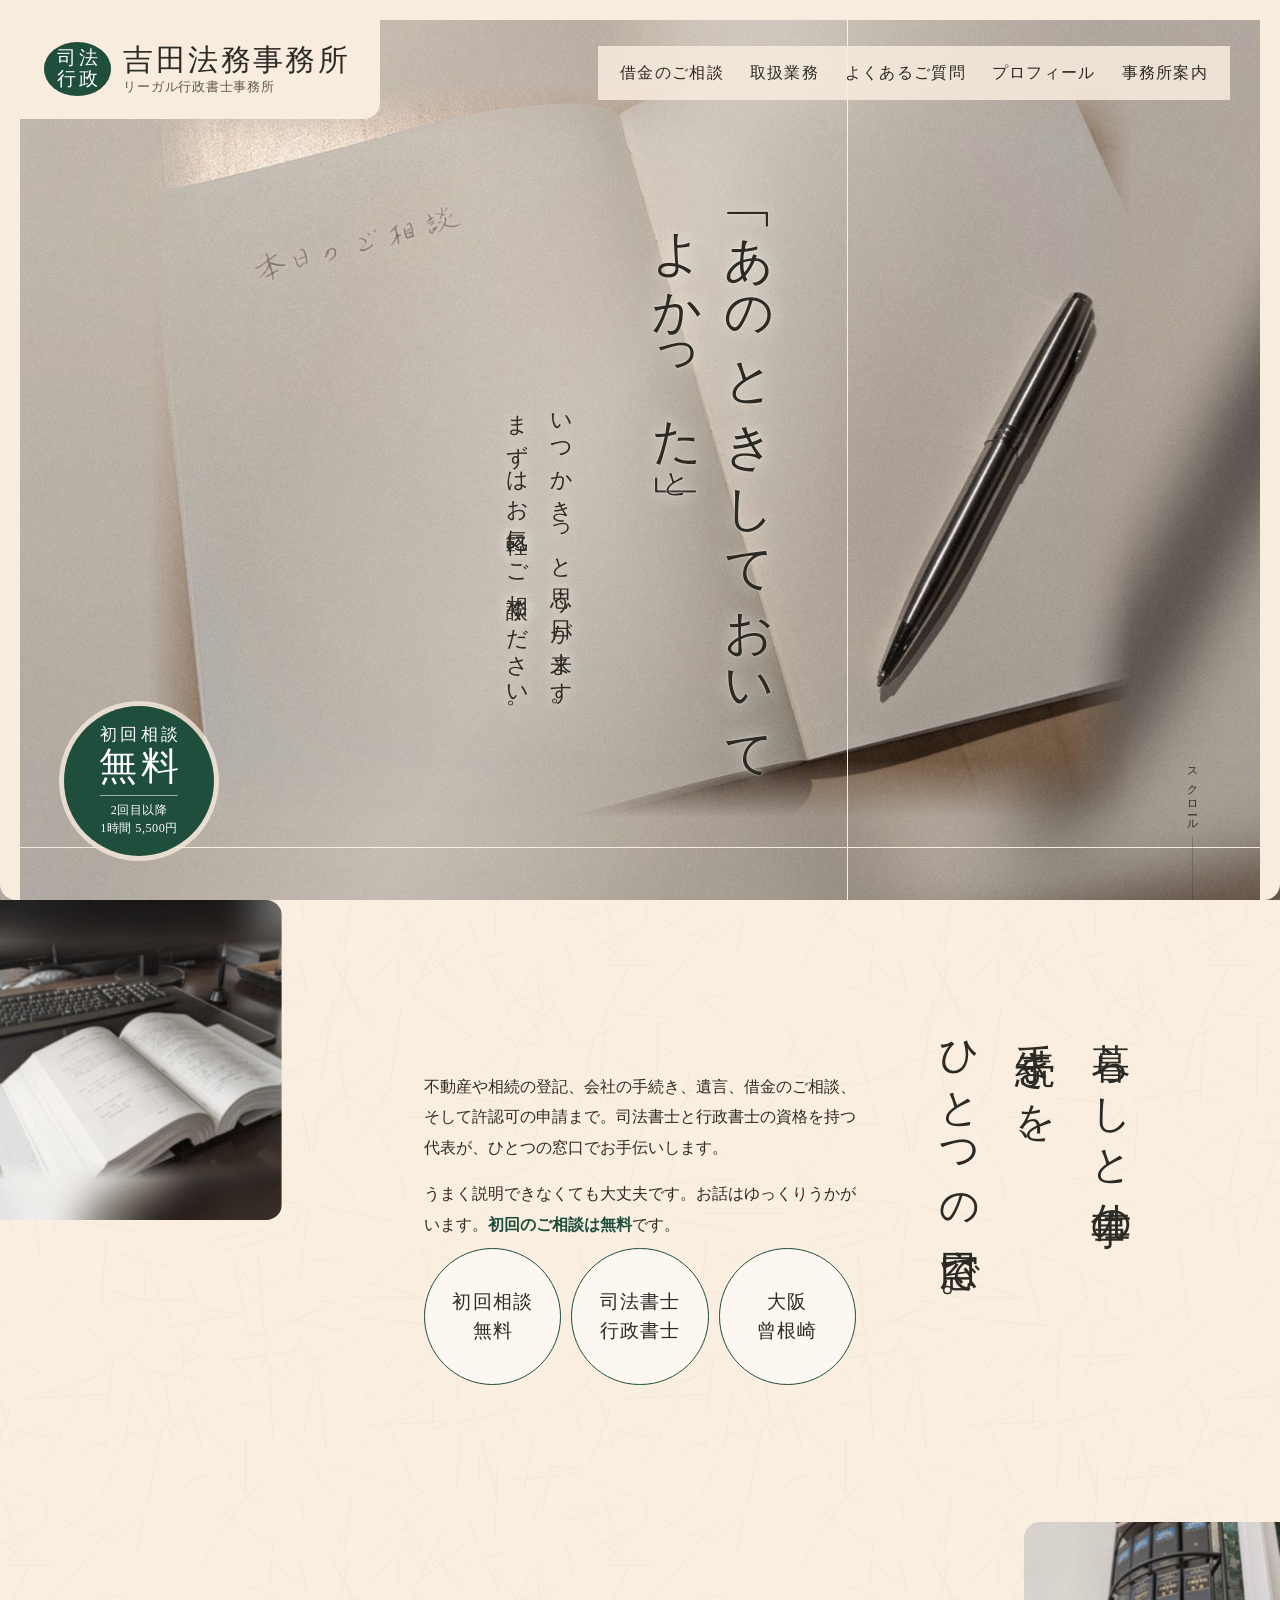
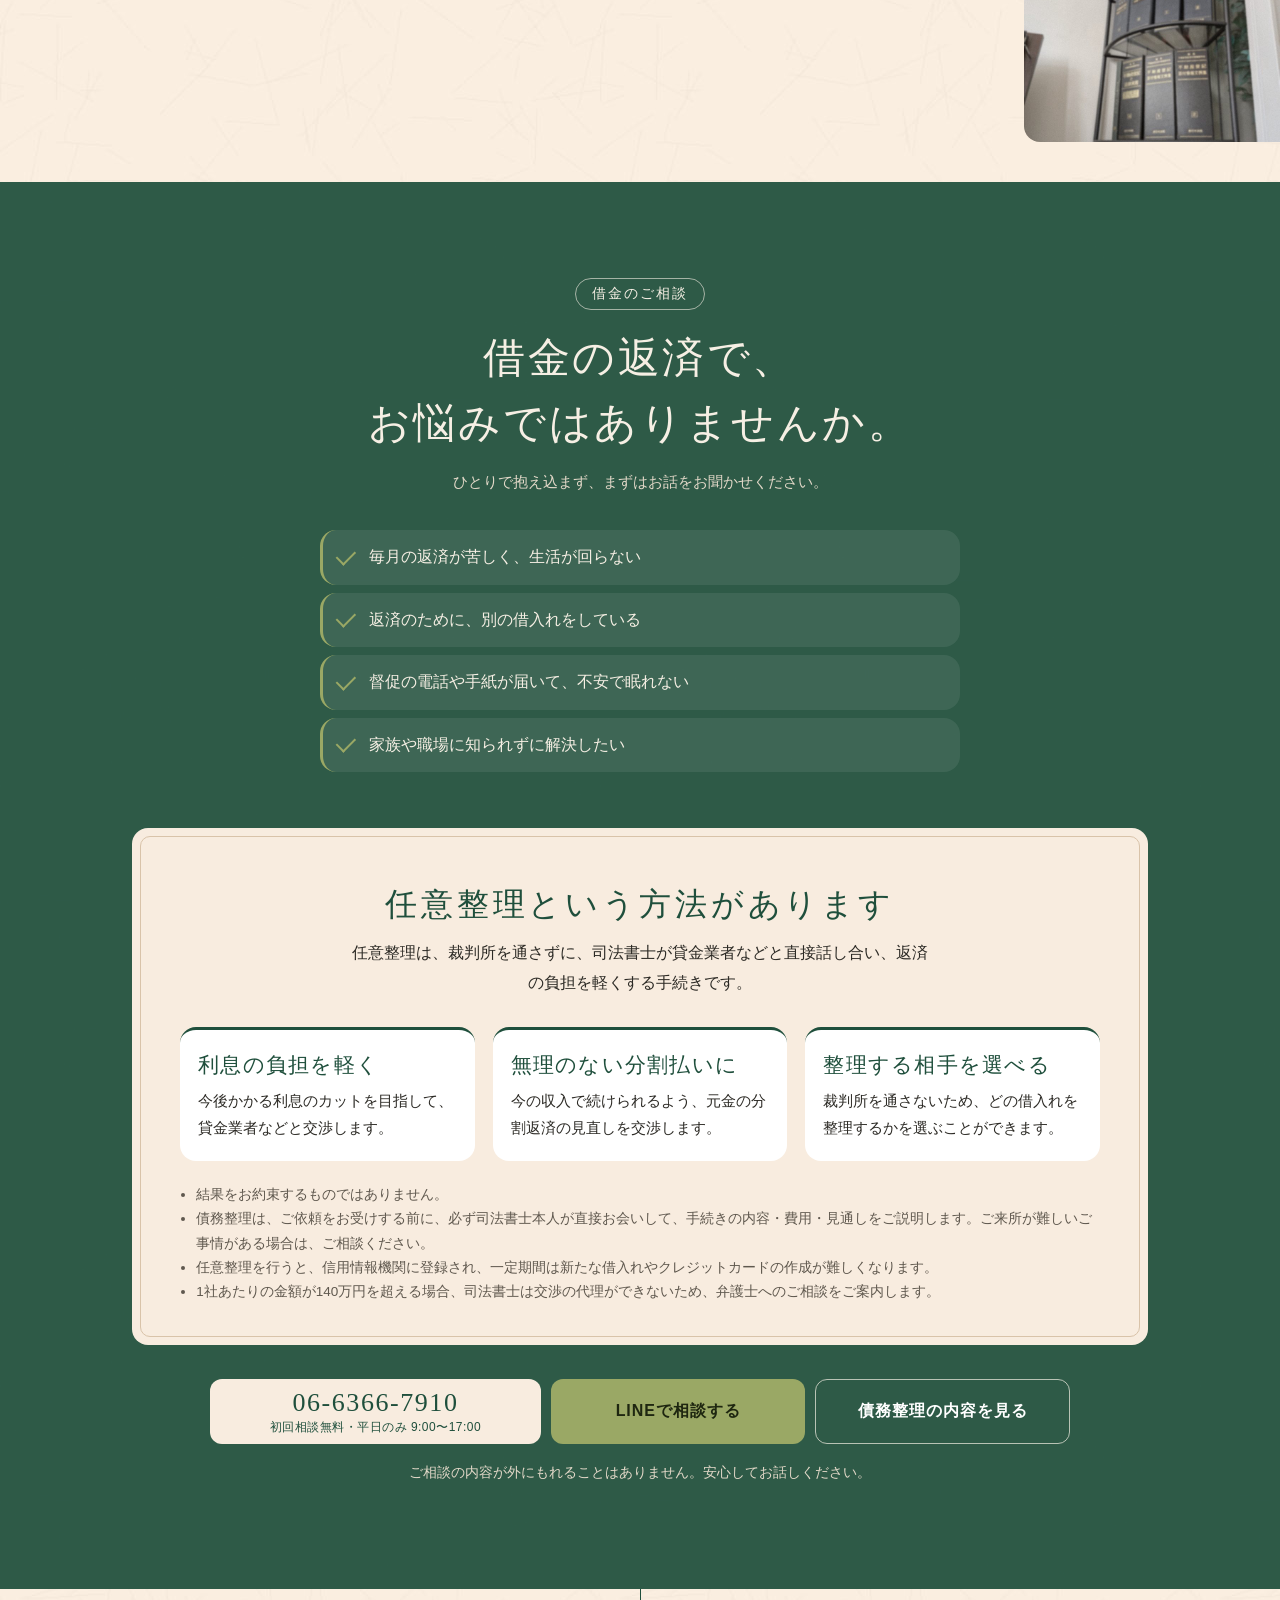
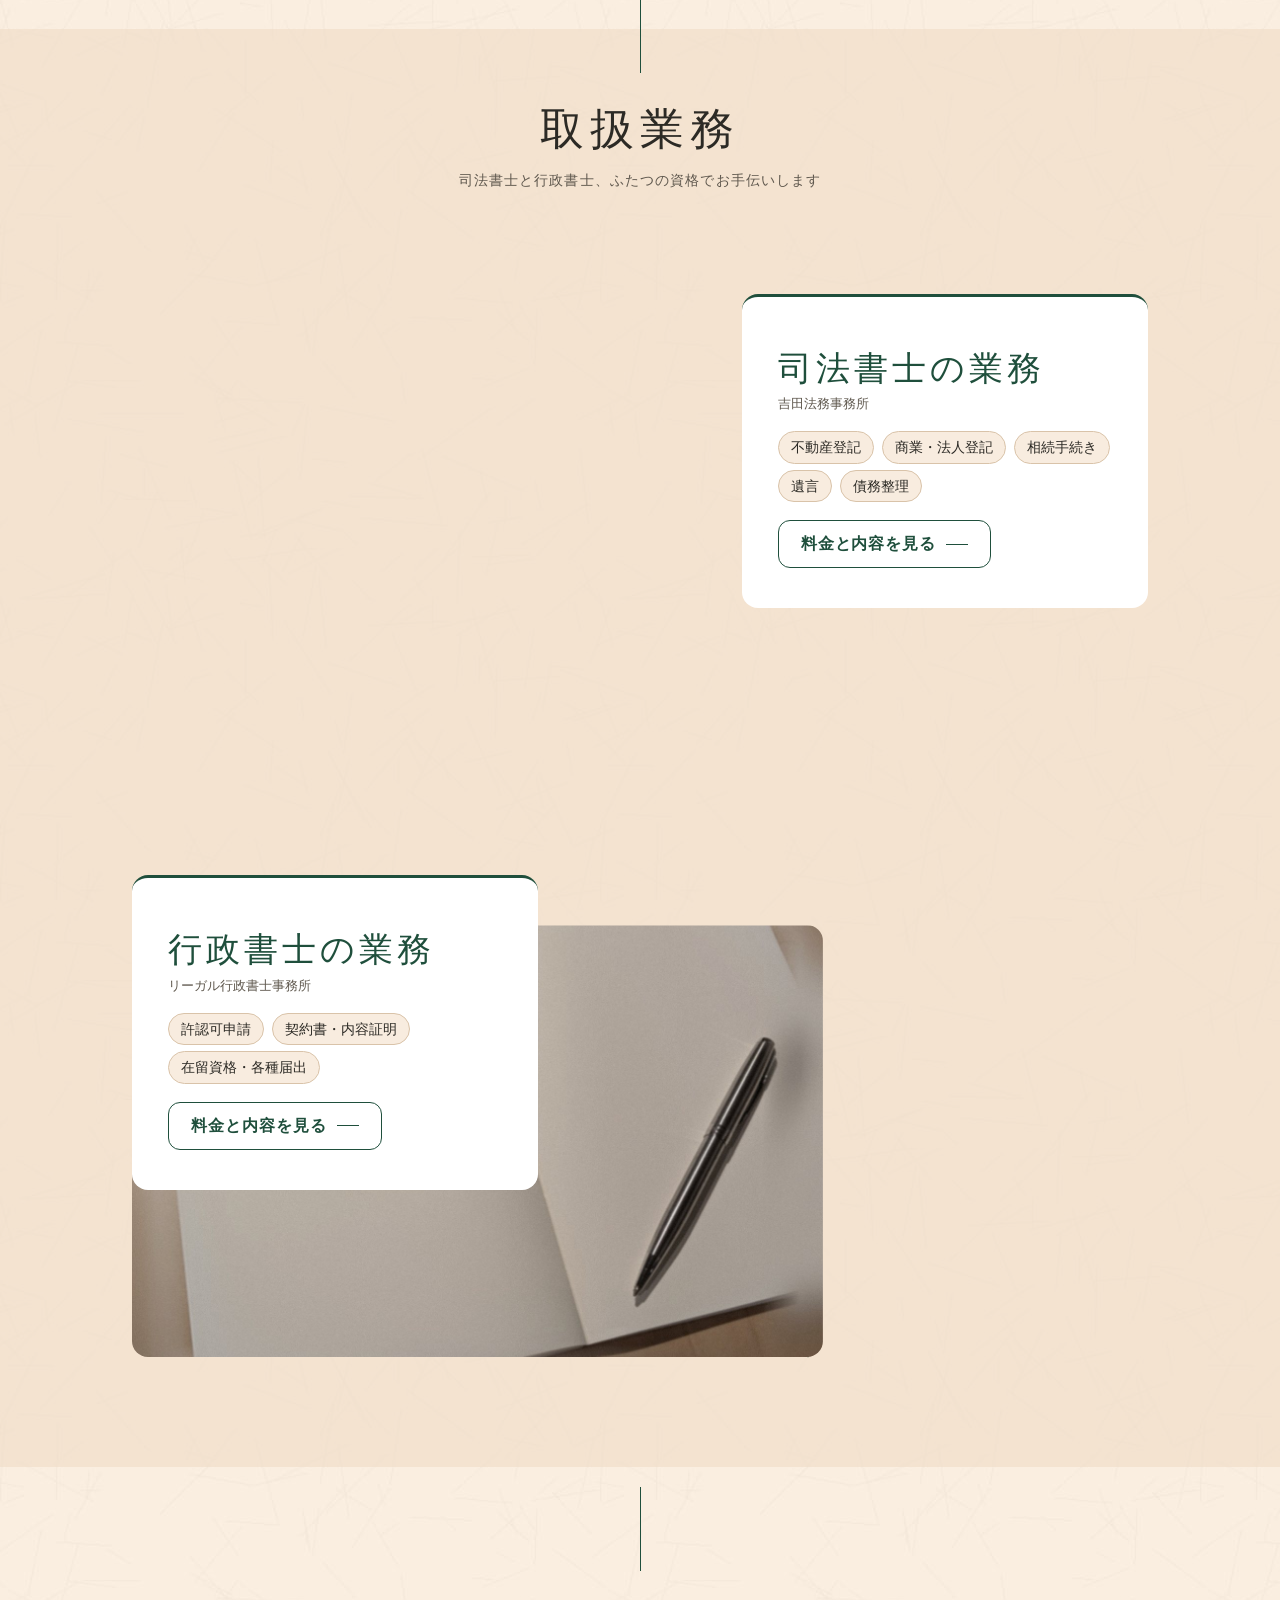
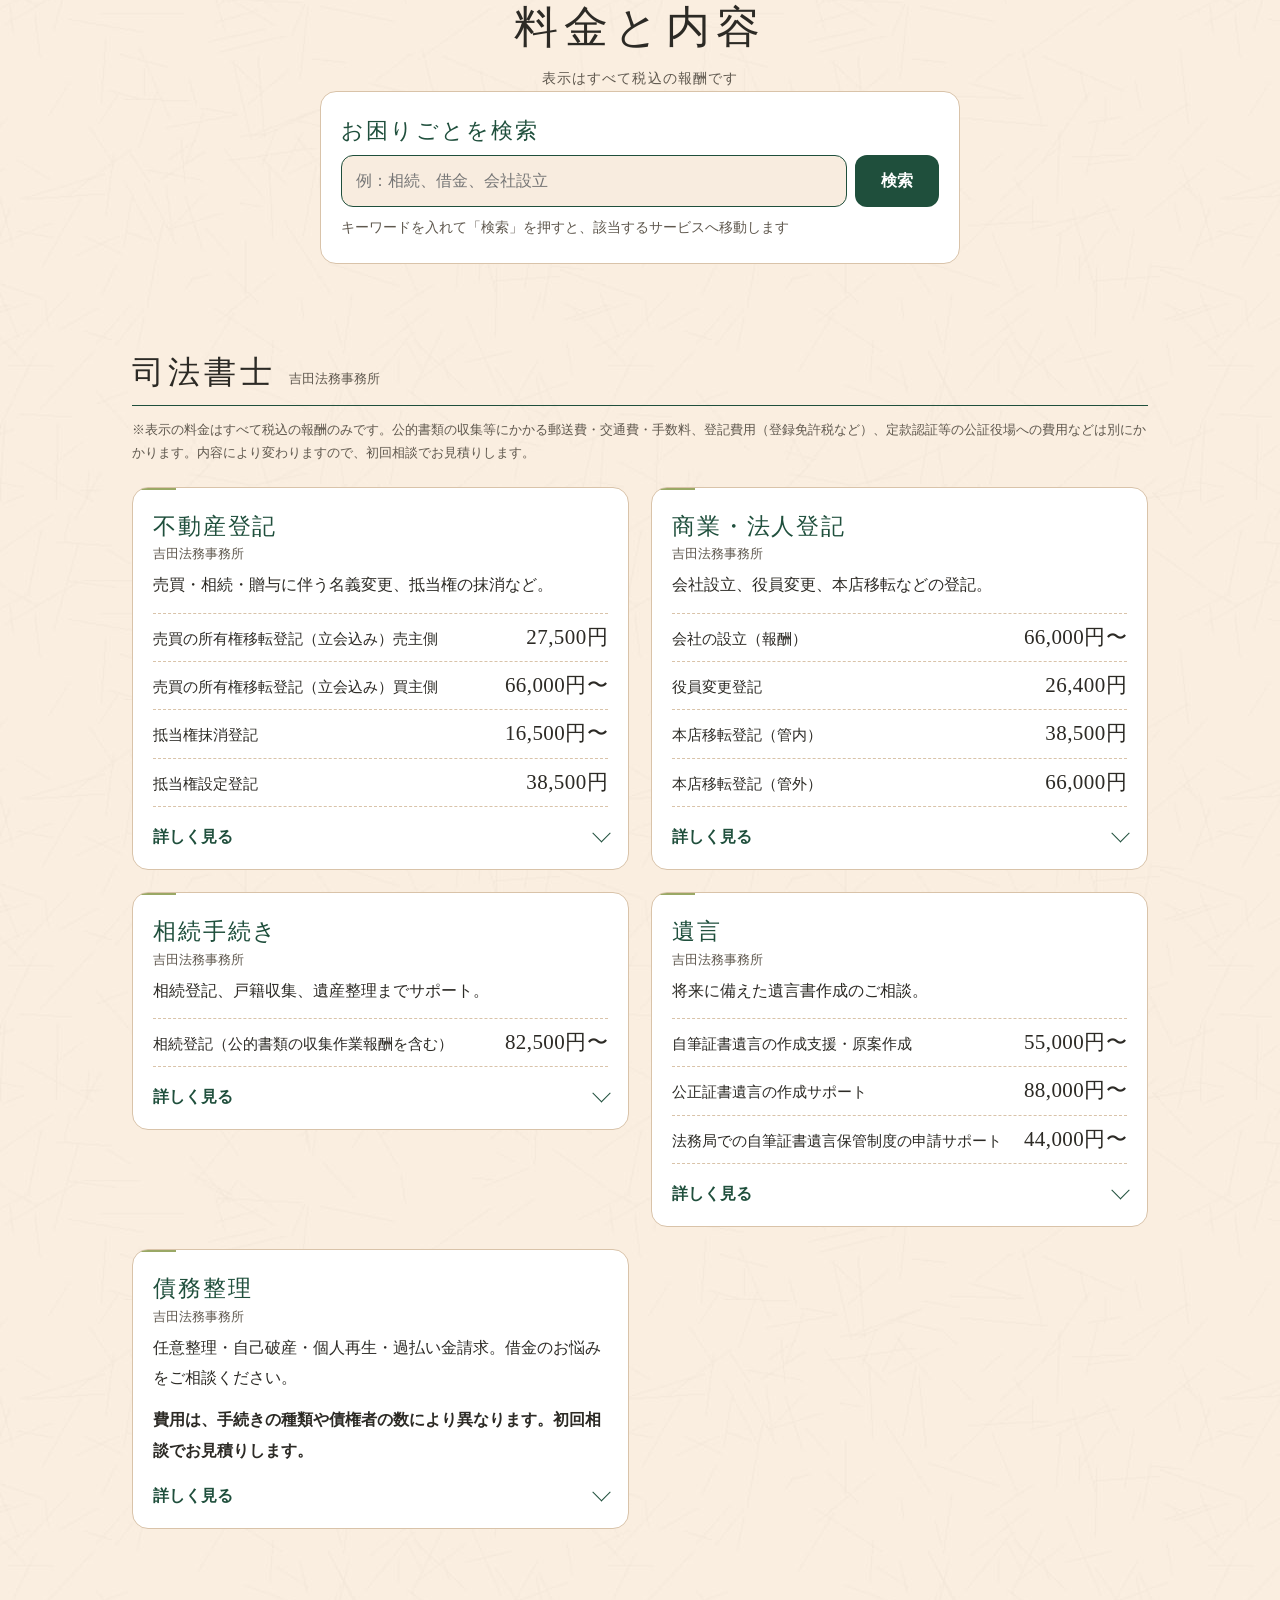
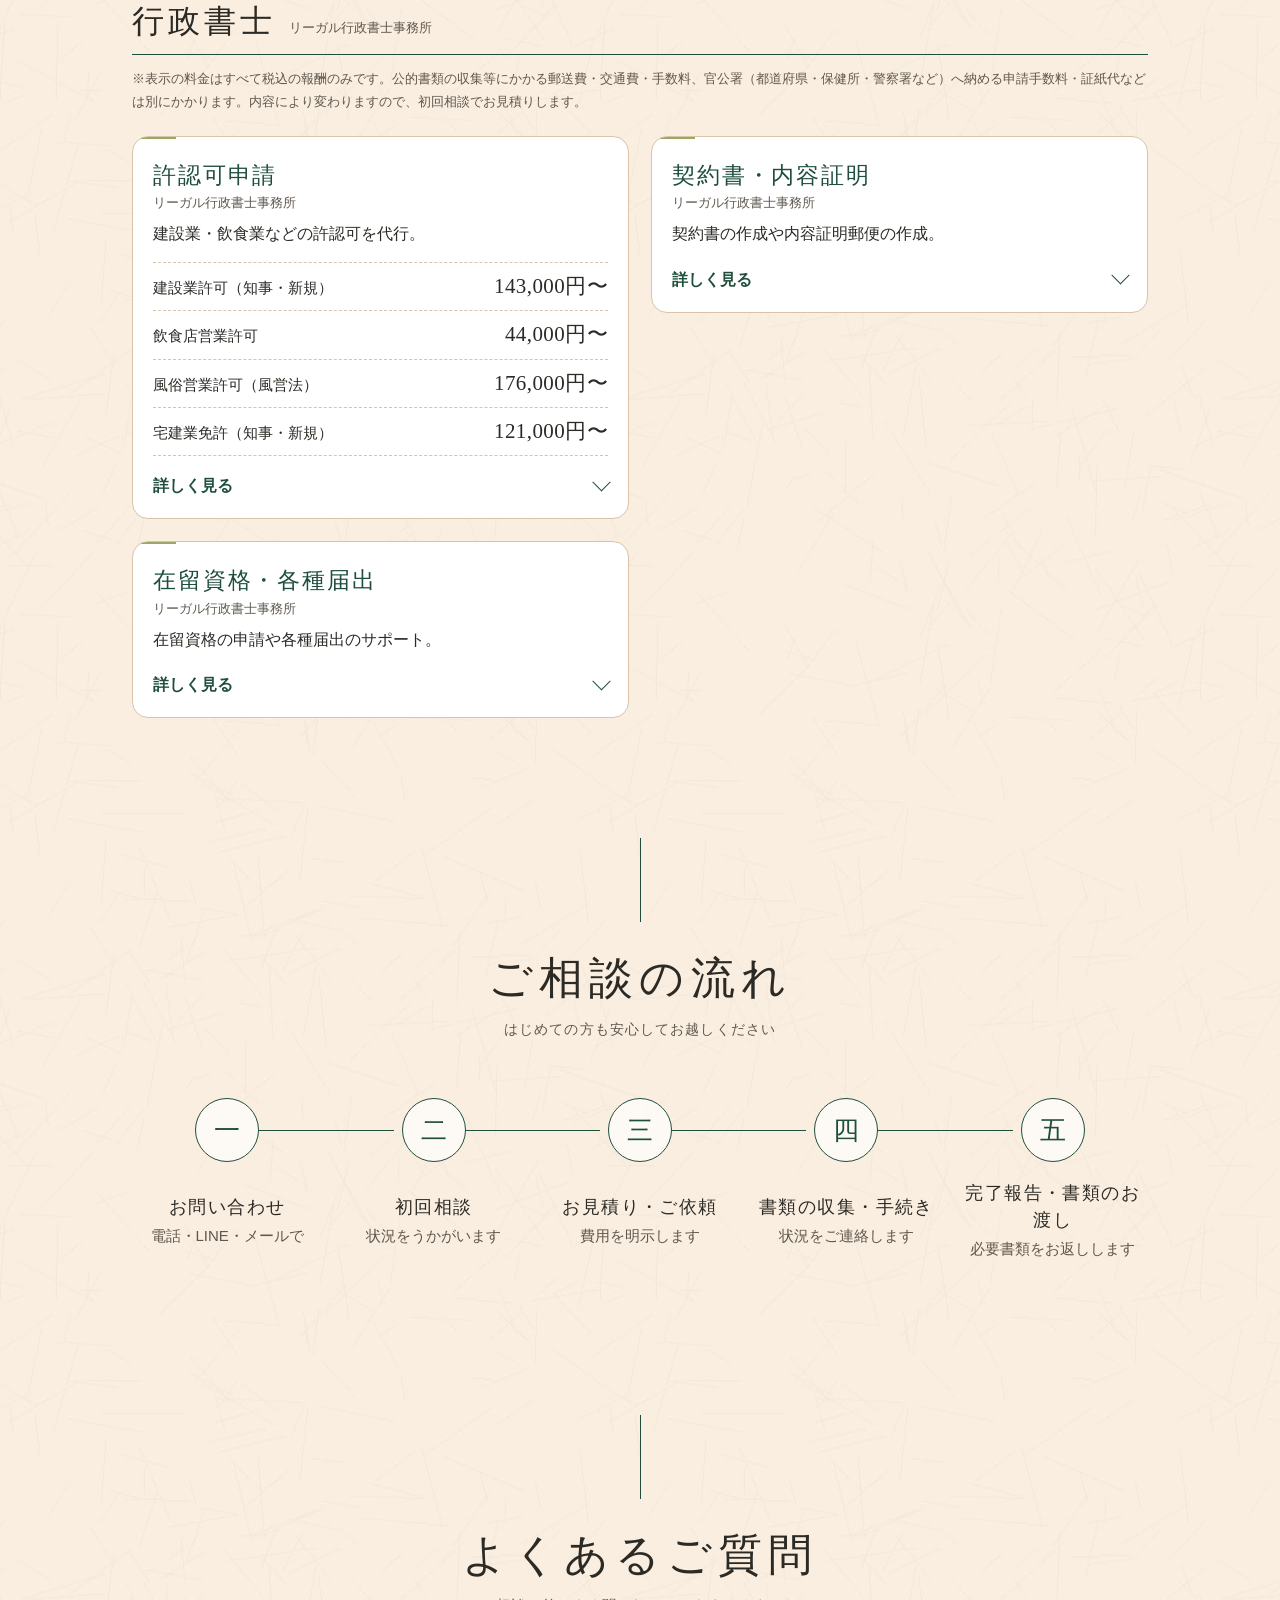
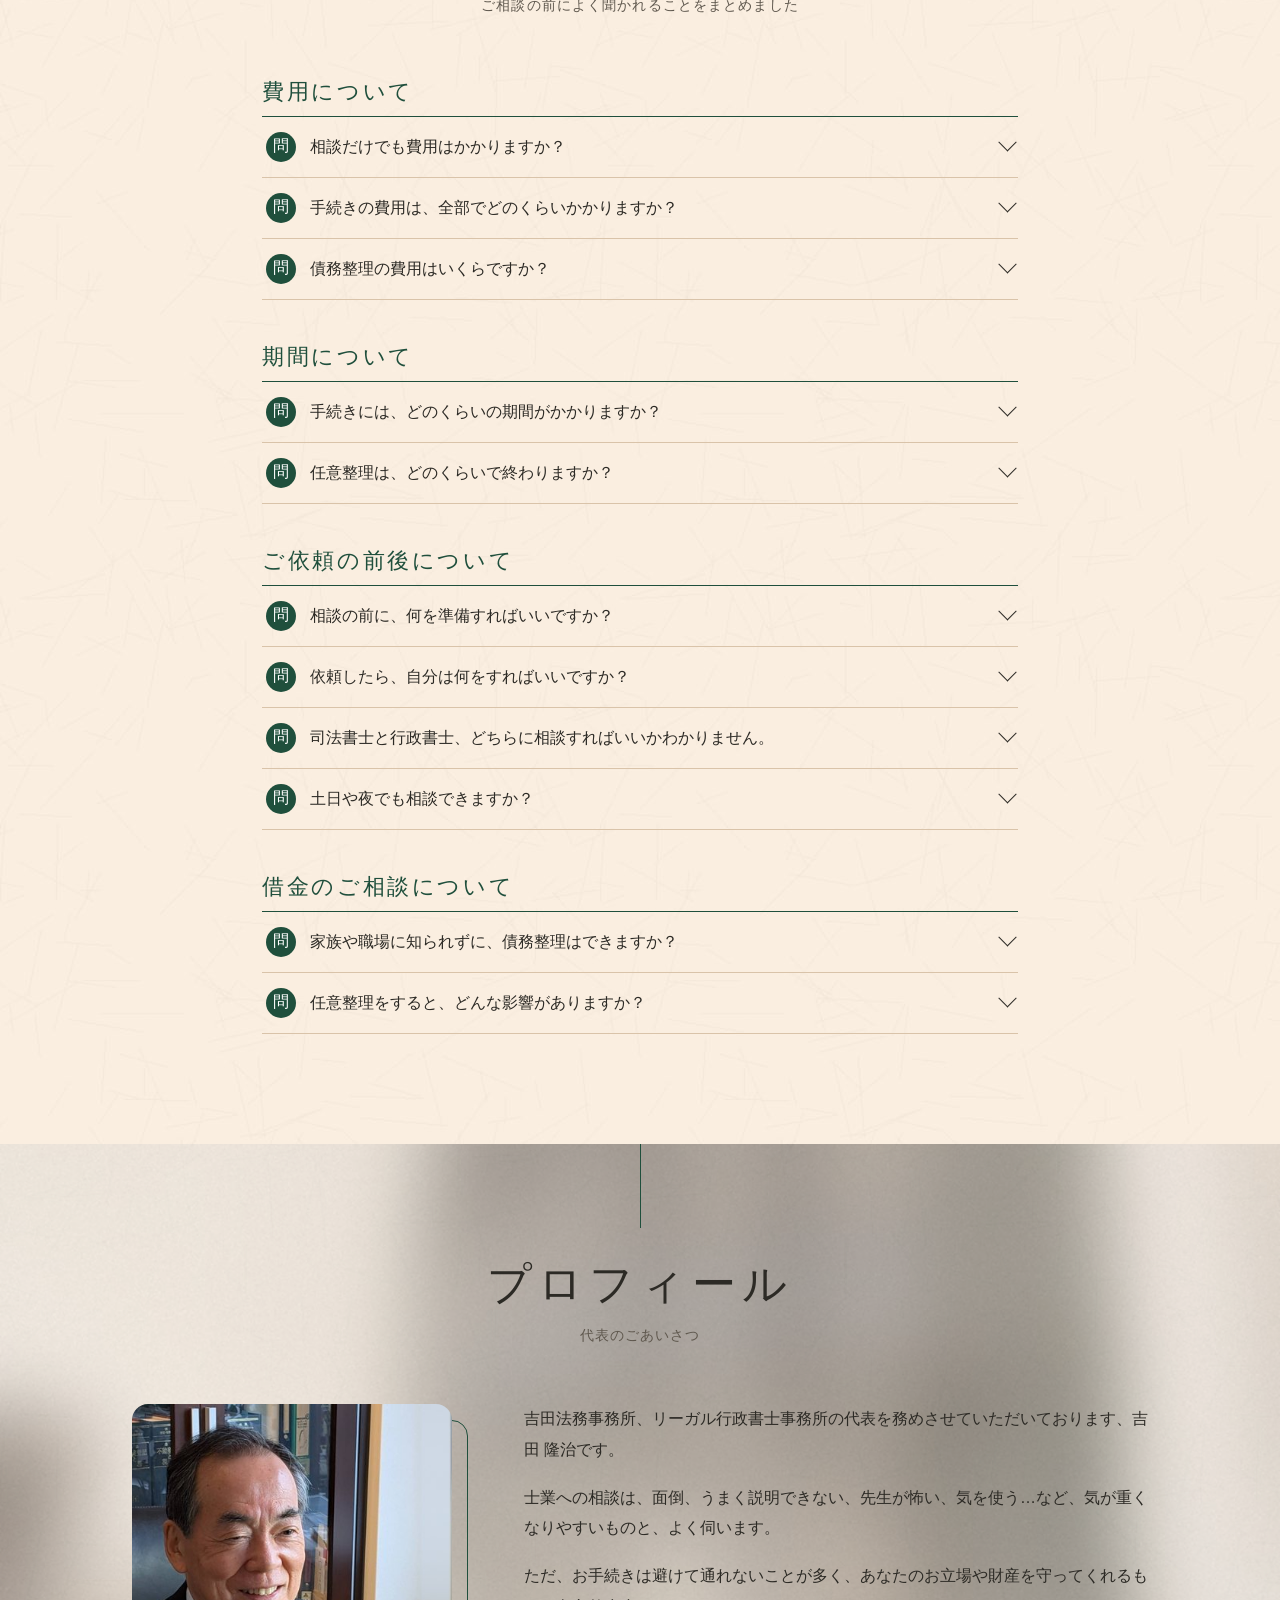
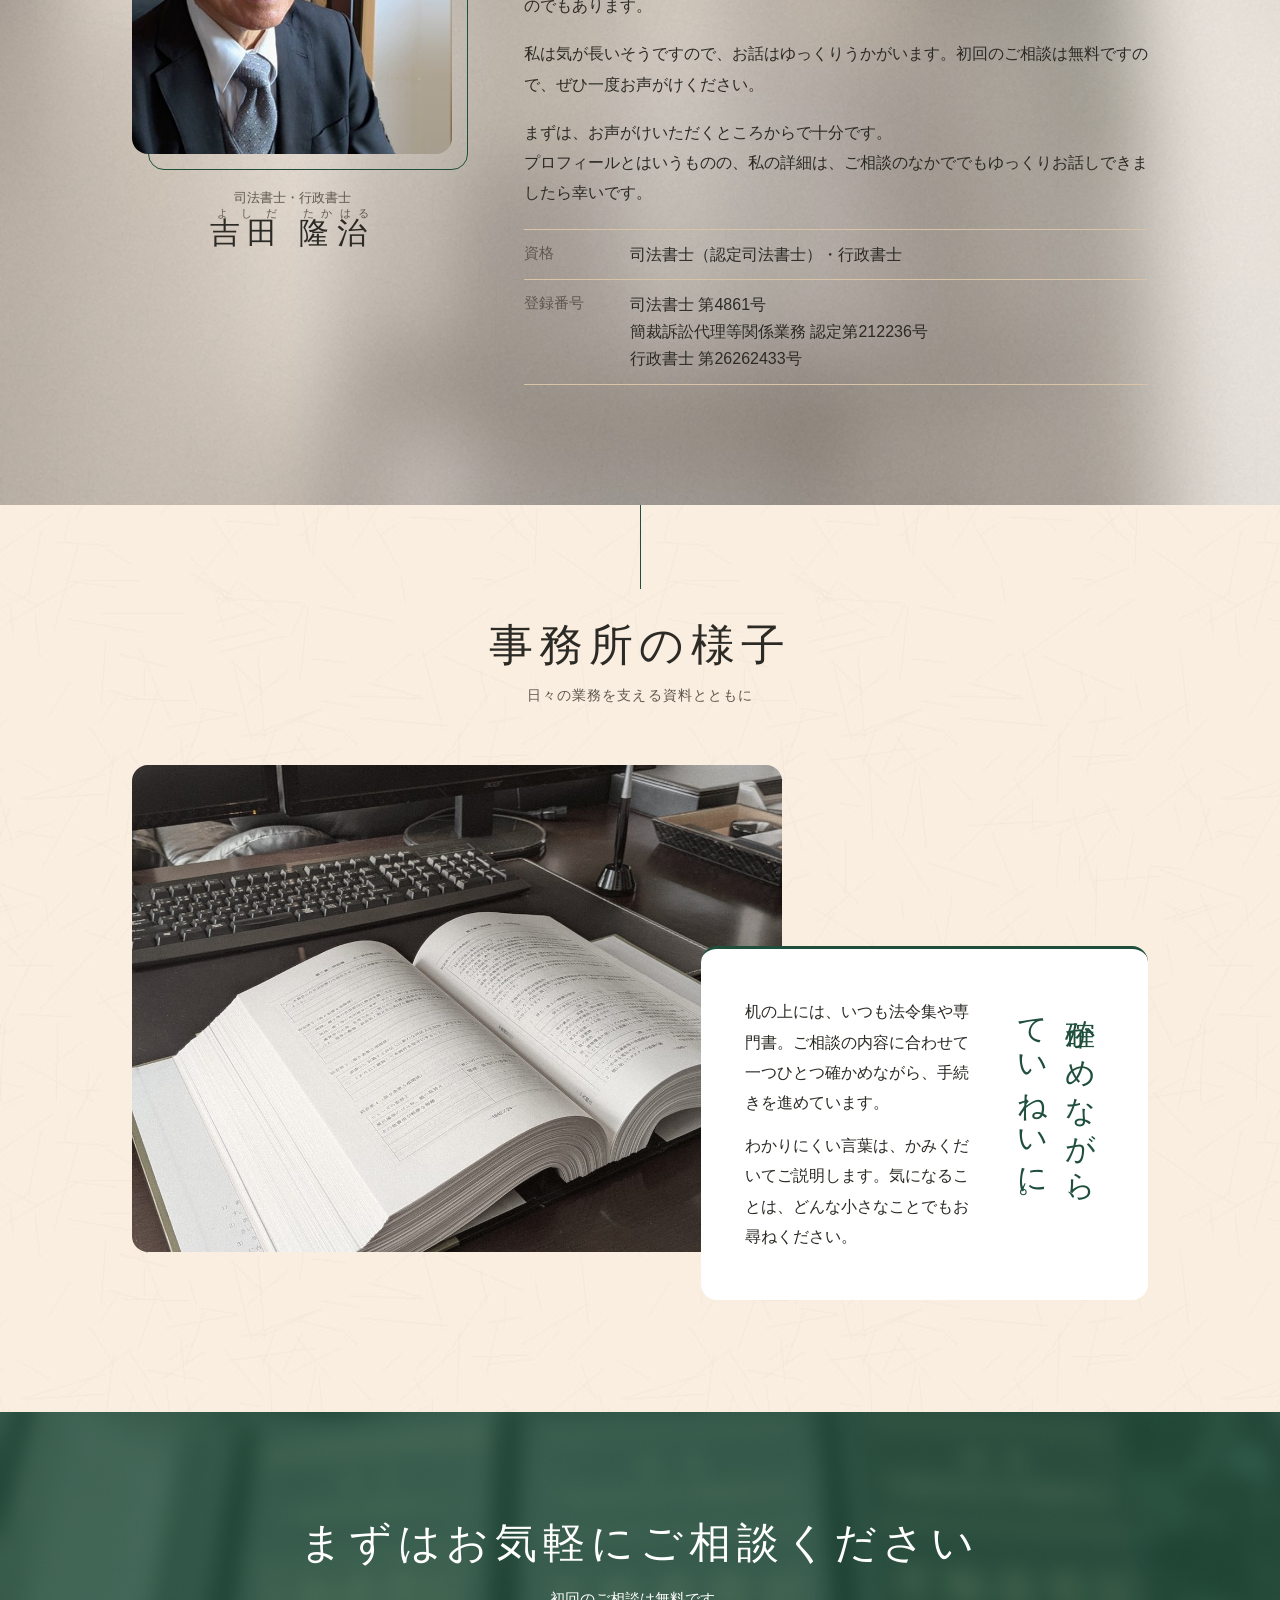
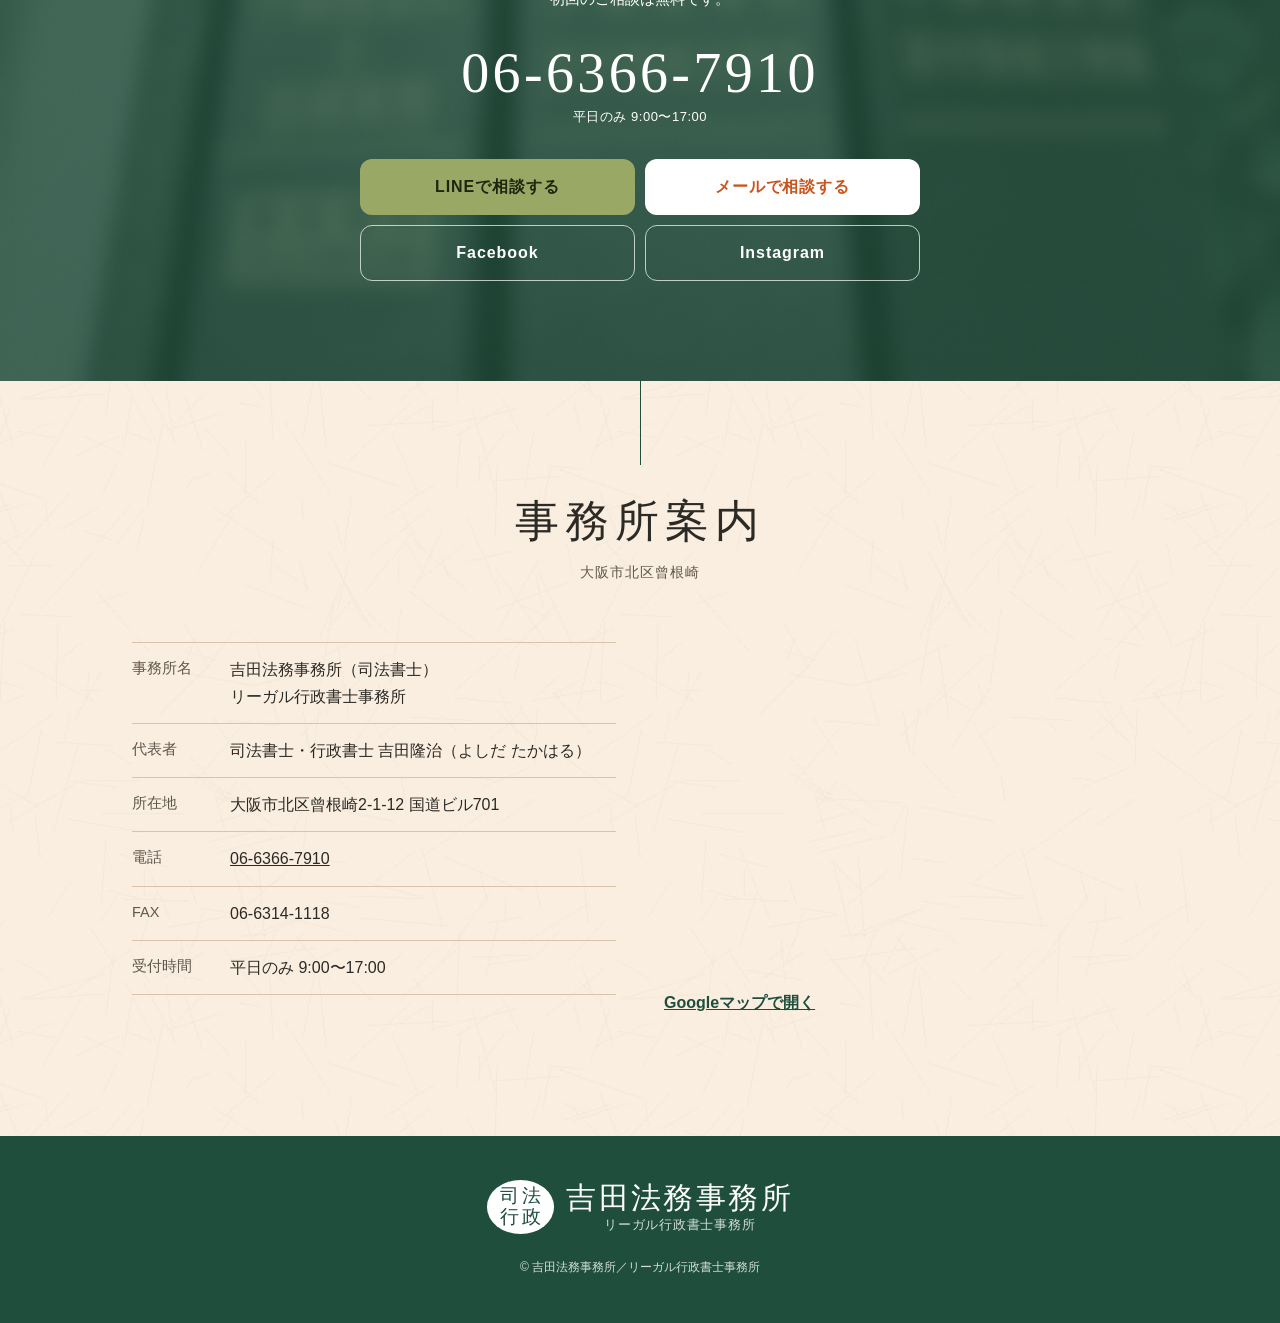
<file: case-2611-a8f3/g/index.html>
<!doctype html>
<html lang="ja">
<head>
<meta name="robots" content="noindex, nofollow">
<meta charset="utf-8">
<meta name="viewport" content="width=device-width, initial-scale=1, viewport-fit=cover">
<title>吉田法務事務所｜大阪市北区の司法書士・行政書士</title>
<meta name="description" content="大阪市北区曾根崎の司法書士・行政書士事務所。不動産登記、相続、会社設立、遺言、債務整理、許認可申請などのご相談を承ります。初回相談無料。">
<link rel="preconnect" href="https://fonts.googleapis.com">
<link rel="preconnect" href="https://fonts.gstatic.com" crossorigin>
<link href="https://fonts.googleapis.com/css2?family=Yuji+Syuku&family=Zen+Kaku+Gothic+New:wght@400;500;700&display=swap" rel="stylesheet">
<style>
:root{
  --paper:#f8ecdf;      /* 肌色ベース */
  --paper-deep:#f0dcc6;
  --green:#1f4f3c;      /* 名刺の深緑 */
  --matcha:#9aa865;     /* くすんだ抹茶色 */
  --matcha-ink:#1e2610;
  --ink:#2c2a25;
  --muted:#5f584e;
  --orange:#c9541c;     /* 名刺のメールアドレスの色 */
  --line:#d9c3a9;
  --brush:"Yuji Syuku","Shippori Mincho","Hiragino Mincho ProN","Yu Mincho",serif;
  --gothic:"Zen Kaku Gothic New","Hiragino Kaku Gothic ProN","Yu Gothic","Noto Sans CJK JP",sans-serif;
  --frame:14px;
}
*{box-sizing:border-box}
html{-webkit-text-size-adjust:100%;scroll-padding-top:76px}
body{margin:0;background:var(--paper);color:var(--ink);font:400 16px/1.9 var(--gothic);overflow-wrap:anywhere}
a{color:inherit}
img{max-width:100%;display:block}
:focus-visible{outline:3px solid var(--orange);outline-offset:2px}
h1,h2,h3,h4,p,ul,ol,dl,dd,figure{margin:0;padding:0}
.wrap{max-width:1080px;margin:0 auto;padding-left:20px;padding-right:20px}
[hidden]{display:none!important}

/* ===== 固定の背景写真（メインの下に敷く） ===== */
.hero-bg{position:fixed;inset:0;z-index:-1;overflow:hidden;background:var(--paper)}
.hero-bg picture,.hero-bg img{position:absolute;inset:0;width:100%;height:100%;object-fit:cover}
.hero-bg img{animation:settle 3.2s cubic-bezier(.2,.7,.2,1) both}
.hero-bg::after{content:"";position:absolute;inset:-20%;background:linear-gradient(115deg,transparent 35%,rgba(255,250,238,.55) 48%,transparent 60%);animation:sweep 11s ease-in-out 1.2s infinite;mix-blend-mode:soft-light}
@keyframes settle{from{transform:scale(1.12);filter:blur(6px)}to{transform:scale(1);filter:blur(0)}}
@keyframes sweep{0%,100%{transform:translateX(-30%)}50%{transform:translateX(30%)}}

/* ===== トップ ===== */
.hero{position:relative;height:100vh;height:100svh;min-height:560px;border:var(--frame) solid var(--paper);border-bottom:0}
.mark{position:absolute;top:0;left:0;z-index:3;display:flex;align-items:center;gap:12px;padding:14px 18px 14px 14px;background:var(--paper);border-radius:0 0 14px 0;text-decoration:none}
.seal{flex:none;display:grid;place-items:center;width:66px;height:42px;border-radius:50%;background:var(--green);color:#fff;font:400 14px/1.1 var(--brush);letter-spacing:.14em;padding-left:.14em;text-align:center}
.mark .nm{font:400 22px/1.2 var(--brush);letter-spacing:.08em}
.mark .sub{display:block;font:500 11px/1.5 var(--gothic);color:var(--muted);letter-spacing:.06em}
.copy{position:absolute;inset:0;display:flex;flex-direction:row-reverse;justify-content:center;align-items:center;gap:clamp(14px,4vw,40px);padding:96px 16px 80px}
.tate{writing-mode:vertical-rl;text-orientation:upright}
.copy h1{font:400 min(8.2vw,5.4vh,56px)/1.5 var(--brush);letter-spacing:.14em;color:var(--ink);text-shadow:0 0 18px rgba(255,248,236,.9),0 0 2px rgba(255,248,236,.9)}
.copy h1 span{display:block;white-space:nowrap}
.copy h1 small{font-size:.55em;letter-spacing:.05em}
.copy .sub{font:400 min(4.4vw,2.5vh,22px)/2 var(--brush);letter-spacing:.16em;color:var(--ink);text-shadow:0 0 14px rgba(255,248,236,.95);padding-top:min(18vh,200px)}
.copy .sub span{display:block;white-space:nowrap}
.reveal-line{opacity:0;animation:ink 1.6s cubic-bezier(.2,.7,.2,1) forwards}
@keyframes ink{from{opacity:0;filter:blur(8px);transform:translateY(-14px)}to{opacity:1;filter:blur(0);transform:none}}
.scroll-cue{position:absolute;right:22px;bottom:0;display:flex;flex-direction:column;align-items:center;gap:8px;font:500 11px/1 var(--gothic);letter-spacing:.3em;color:var(--ink);text-decoration:none}
.scroll-cue span{writing-mode:vertical-rl}
.scroll-cue i{position:relative;display:block;width:1px;height:64px;background:rgba(44,42,37,.25);overflow:hidden}
.scroll-cue i::after{content:"";position:absolute;left:0;top:-30px;width:1px;height:30px;background:var(--ink);animation:drip 2.2s ease-in-out infinite}
@keyframes drip{0%{top:-30px}70%,100%{top:64px}}
.free-badge{position:absolute;left:18px;bottom:24px;display:flex;flex-direction:column;align-items:center;justify-content:center;width:112px;height:112px;border-radius:50%;background:var(--green);color:#fff;text-align:center;font-family:var(--brush);box-shadow:0 0 0 5px rgba(248,236,223,.75)}
.free-badge .b1{font-size:14px;line-height:1.2;letter-spacing:.2em;padding-left:.2em}
.free-badge .b2{font-size:28px;line-height:1.15;letter-spacing:.12em;padding-left:.12em}
.free-badge .b3{margin-top:5px;padding-top:5px;border-top:1px solid rgba(255,255,255,.55);font-size:10px;line-height:1.45;letter-spacing:.04em}
.menu-btn{position:absolute;top:10px;right:10px;z-index:4;display:grid;place-items:center;gap:4px;width:60px;height:60px;white-space:nowrap;border:0;border-radius:50%;background:var(--paper);color:var(--ink);font:700 11px var(--gothic);cursor:pointer}
.menu-btn b{display:block;width:22px;height:1.5px;background:currentColor;margin:0 auto 2px;box-shadow:0 6px 0 currentColor}

/* ===== 追従ヘッダー ===== */
.hdr{position:fixed;top:0;left:0;right:0;z-index:20;display:flex;align-items:center;gap:16px;height:64px;padding:0 10px 0 14px;background:rgba(248,236,223,.94);backdrop-filter:blur(8px);-webkit-backdrop-filter:blur(8px);border-bottom:1px solid var(--line);transform:translateY(-100%);transition:transform .6s cubic-bezier(.2,.7,.2,1)}
.hdr.on{transform:none}
.hdr .mark{position:static;padding:0;background:none}
.hdr .seal{width:52px;height:34px;font-size:12px}
.hdr .nm{font-size:19px}
.hdr .sub{display:none}
.hdr-nav{display:none}
.hdr .menu-btn{position:static;margin-left:auto;width:60px;height:52px;background:none;font-size:10.5px;white-space:nowrap}

/* メニュー（スマホ） */
.drawer{position:fixed;inset:0;z-index:30;background:rgba(31,79,60,.97);color:#fff;display:flex;flex-direction:column;justify-content:center;padding:80px 32px 40px;opacity:0;visibility:hidden;transition:opacity .4s,visibility .4s}
.drawer.open{opacity:1;visibility:visible}
.drawer ul{list-style:none;padding:0;margin:0}
.drawer li a{display:block;padding:12px 0;border-bottom:1px solid rgba(255,255,255,.2);font:400 24px/1.5 var(--brush);letter-spacing:.1em;text-decoration:none}
.drawer .close{position:absolute;top:14px;right:14px;width:54px;height:54px;border:1px solid rgba(255,255,255,.5);border-radius:50%;background:none;color:#fff;font:700 12px var(--gothic);cursor:pointer}
.drawer .tel{margin-top:28px;font:400 30px/1.3 var(--brush);letter-spacing:.06em;text-decoration:none}
.drawer .tel small{display:block;font:500 12.5px var(--gothic);opacity:.85}

/* ===== 本文（写真の上に重なって上がってくる紙） ===== */
.sheet{position:relative;background:var(--paper) url(assets/washi.jpg);background-size:600px}
section{position:relative}
.sec-head{text-align:center;padding-top:110px;position:relative}
.sec-head::before{content:"";position:absolute;top:0;left:50%;width:1px;height:84px;background:var(--green)}
.sec-head h2{font:400 clamp(30px,8vw,44px)/1.4 var(--brush);letter-spacing:.14em}
.sec-head p{margin-top:6px;font-size:14px;color:var(--muted);letter-spacing:.08em}

/* ごあいさつ */
.about{padding:72px 0 210px;overflow:hidden}
.about .ph1,.about .ph2{position:absolute;background-size:cover;background-position:center}
.about .ph1{top:0;left:0;width:34%;height:240px;background-image:url(assets/about-window.jpg)}
.about .ph2{right:0;bottom:30px;width:44%;height:150px;background-image:url(assets/about-tea.jpg)}
.about-body{position:relative;display:flex;flex-direction:column;align-items:center;gap:32px;padding-top:204px}
.about-body h2{font:400 clamp(26px,7.4vw,40px)/1.7 var(--brush);letter-spacing:.14em;height:auto}
.about-body .txt{width:100%;max-width:480px}
.about-body .txt p+p{margin-top:1em}
.about-body .txt strong{color:var(--green)}
.points{display:grid;grid-template-columns:repeat(3,1fr);gap:10px;margin-top:8px;width:100%;max-width:560px}
.points li{list-style:none;display:grid;place-items:center;aspect-ratio:1;border-radius:50%;border:1px solid var(--green);text-align:center;font:400 clamp(14px,4vw,19px)/1.5 var(--brush);letter-spacing:.06em;background:rgba(255,255,255,.55)}

/* 取扱業務 */
.services{padding-bottom:110px}
.services::before{content:"";position:absolute;top:40px;left:0;right:0;bottom:0;background:var(--paper-deep);opacity:.6}
.svc-box{position:relative;margin-top:110px}
.svc-box .img{position:relative;width:88%;margin-left:auto}
.svc-box .img::before{content:"";position:absolute;inset:14px -14px -14px 14px;border:1px solid var(--green);z-index:-1}
.svc-box .img div{aspect-ratio:16/10;background-size:cover;background-position:center}
.svc-box .lead{position:relative;width:88%;margin:-60px 0 0;padding:30px 24px 26px;background:#fff;border-top:3px solid var(--green)}
.svc-box.right .img{margin-left:0;margin-right:auto}
.svc-box.right .img::before{inset:14px 14px -14px -14px}
.svc-box.right .lead{margin-left:auto}
.svc-box h3{font:400 clamp(26px,7vw,34px)/1.4 var(--brush);letter-spacing:.12em;color:var(--green)}
.svc-box .who{font-size:13px;color:var(--muted)}
.svc-box .tags{display:flex;flex-wrap:wrap;gap:6px 8px;margin:14px 0 18px;list-style:none}
.svc-box .tags li{padding:2px 12px;border:1px solid var(--line);border-radius:999px;font-size:14px;background:var(--paper)}
.more{display:inline-flex;align-items:center;gap:10px;min-height:48px;padding:0 22px;border:1px solid var(--green);color:var(--green);text-decoration:none;font-weight:700;letter-spacing:.06em;background:#fff;transition:background .3s,color .3s}
.more::after{content:"";width:22px;height:1px;background:currentColor;transition:width .3s}
.more:hover{background:var(--green);color:#fff}
.more:hover::after{width:32px}

/* 料金と内容（一覧） */
.price-area{position:relative;padding:20px 0 120px}
.search{max-width:640px;margin:0 auto 56px;padding:22px 20px;background:#fff;border:1px solid var(--line)}
.search label{display:block;font:400 22px/1.5 var(--brush);letter-spacing:.1em;color:var(--green);margin-bottom:8px}
.search-row{display:flex;gap:8px}
.search input{flex:1;min-width:0;min-height:52px;padding:10px 14px;border:1px solid var(--green);border-radius:0;background:var(--paper);color:var(--ink);font:400 16px var(--gothic)}
.search-row button{flex:none;min-width:84px;min-height:52px;border:0;background:var(--green);color:#fff;font:700 16px var(--gothic);cursor:pointer}
.search-help{margin-top:8px;font-size:13.5px;color:var(--muted)}
.search-none{margin-top:12px;padding:14px 16px;font-size:15px;border:1px solid var(--line);background:var(--paper)}
.svc mark{background:#f6d7b8;color:inherit;padding:0 1px}
.svc-sec{padding-top:30px}
.svc-sec + .svc-sec{padding-top:70px}
.cat{display:flex;align-items:baseline;gap:14px;padding-bottom:10px;border-bottom:1px solid var(--green);margin-bottom:12px}
.cat h2{font:400 clamp(24px,6.6vw,32px)/1.4 var(--brush);letter-spacing:.12em}
.cat span{font-size:13px;color:var(--muted)}
.note{font-size:13px;line-height:1.8;color:var(--muted);margin-bottom:22px}
.svc-grid{display:grid;gap:18px;align-items:start}
.svc{position:relative;padding:22px 20px 8px;background:#fff;border:1px solid var(--line)}
.svc::before{content:"";position:absolute;top:-1px;left:-1px;width:44px;height:3px;background:var(--matcha)}
.svc h3{font:400 23px/1.5 var(--brush);letter-spacing:.08em;color:var(--green)}
.svc .office-name{font-size:12.5px;color:var(--muted);line-height:1.6}
.svc .lead{margin-top:6px}
.prices{margin-top:12px;border-top:1px dashed var(--line)}
.prices div{display:flex;flex-wrap:wrap;justify-content:space-between;align-items:baseline;gap:2px 12px;padding:9px 0;border-bottom:1px dashed var(--line);line-height:1.55}
.prices dt{font-size:14.5px}
.prices dd{font:400 21px/1.4 var(--brush);letter-spacing:.02em;margin-left:auto}
.price-text{margin-top:12px;font-weight:700}
details{margin-top:6px}
summary{cursor:pointer;min-height:48px;display:flex;align-items:center;justify-content:space-between;font-weight:700;color:var(--green);list-style:none}
summary::-webkit-details-marker{display:none}
summary::after{content:"";width:12px;height:12px;border-right:1.5px solid currentColor;border-bottom:1.5px solid currentColor;transform:rotate(45deg) translate(-3px,-3px);transition:transform .3s}
details[open] summary::after{transform:rotate(-135deg) translate(-3px,-3px)}
.detail h4{margin:12px 0 2px;font-size:15px;color:var(--green)}
.detail ul{padding-left:1.2em;font-size:15px;line-height:1.75}
.detail .small{margin:12px 0 10px;font-size:13.5px;line-height:1.75;color:var(--muted)}

/* ご相談の流れ */
.flow{padding-bottom:120px}
.steps{list-style:none;display:grid;gap:0;margin-top:56px}
.steps li{display:grid;grid-template-columns:64px 1fr;gap:18px;padding-bottom:30px;position:relative}
.steps li:not(:last-child)::before{content:"";position:absolute;left:31px;top:64px;bottom:0;width:1px;background:var(--green)}
.steps .num{width:64px;height:64px;border-radius:50%;border:1px solid var(--green);display:grid;place-items:center;font:400 26px var(--brush);color:var(--green);background:rgba(255,255,255,.7)}
.steps strong{display:block;font:400 21px/1.5 var(--brush);letter-spacing:.08em;padding-top:8px}
.steps .t{font-size:15px;color:var(--muted)}

/* プロフィール（うすくぼかした写真を背景に） */
.profile{padding-bottom:120px;overflow:hidden}
.profile::before{content:"";position:absolute;inset:0;background:url(assets/wash.jpg) center/cover;opacity:.55}
.prof{position:relative;display:grid;gap:32px;margin-top:56px}
.prof figure{position:relative;width:min(300px,78%);margin:0 auto}
.prof figure::before{content:"";position:absolute;inset:16px -16px -16px 16px;border:1px solid var(--green)}
.prof figure img{position:relative;width:100%;height:auto}
.prof figcaption{margin-top:28px;text-align:center}
.prof figcaption .role{font-size:13px;color:var(--muted)}
.prof figcaption .nm{font:400 30px/1.4 var(--brush);letter-spacing:.24em}
.prof figcaption rt{font:500 11px var(--gothic);letter-spacing:.1em;color:var(--muted)}
.prof .txt p{margin-bottom:1.1em}
.facts{margin-top:20px;border-top:1px solid var(--line)}
.facts div{display:grid;grid-template-columns:6em 1fr;gap:10px;padding:11px 0;border-bottom:1px solid var(--line);line-height:1.7}
.facts dt{color:var(--muted);font-size:14.5px}

/* 事務所の様子 */
.gallery{padding-bottom:160px}
.g-box{position:relative;margin-top:56px}
.g-box figure{position:relative;width:92%}
.g-box figure::before{content:"";position:absolute;inset:14px -14px -14px 14px;border:1px solid var(--green);z-index:-1}
.g-box img{width:100%;height:auto;aspect-ratio:4/3;object-fit:cover}
.g-box .words{position:relative;width:90%;margin:-48px 0 0 auto;padding:30px 24px;background:#fff;border-top:3px solid var(--green)}
.g-box .words h3{font:400 clamp(22px,6vw,30px)/1.6 var(--brush);letter-spacing:.12em;color:var(--green)}
.g-box .words p{margin-top:12px}

/* 借金のご相談（任意整理） */
.debt{position:relative;padding:96px 0 104px;background:var(--green);color:#f6efe4;overflow:hidden}
.debt::before{content:"";position:absolute;inset:0;background:url(assets/washi.jpg);background-size:600px;opacity:.07;mix-blend-mode:screen}
.debt .wrap{position:relative}
.debt-head{text-align:center}
.debt-head .tag{display:inline-block;padding:2px 16px;border:1px solid rgba(246,239,228,.6);border-radius:999px;font-size:13.5px;letter-spacing:.14em}
.debt-head h2{margin-top:16px;font:400 clamp(21px,6.2vw,42px)/1.55 var(--brush);letter-spacing:.06em;white-space:nowrap}
.debt-head p{margin-top:12px;font-size:15px;color:#e2d8c8}
.worries{display:grid;gap:8px;max-width:640px;margin:34px auto 0;list-style:none}
.worries li{display:flex;align-items:center;gap:12px;padding:12px 16px;background:rgba(255,255,255,.08);border-left:3px solid var(--matcha)}
.worries li::before{content:"";flex:none;width:16px;height:9px;border-left:2px solid var(--matcha);border-bottom:2px solid var(--matcha);transform:rotate(-45deg) translateY(-3px)}
.ninni{margin-top:56px;background:var(--paper);color:var(--ink);padding:34px 22px 28px;position:relative}
.ninni::before{content:"";position:absolute;inset:8px;border:1px solid var(--line);pointer-events:none}
.ninni h3{position:relative;font:400 clamp(24px,6.6vw,32px)/1.5 var(--brush);letter-spacing:.12em;color:var(--green);text-align:center}
.ninni .lead{position:relative;margin:10px auto 0;max-width:576px;text-align:center}
.merits{position:relative;display:grid;gap:14px;margin-top:28px;list-style:none;counter-reset:m}
.merits li{padding:20px 18px;background:#fff;border-top:3px solid var(--green)}
.merits b{display:block;font:400 21px/1.5 var(--brush);letter-spacing:.06em;color:var(--green)}
.merits span{display:block;margin-top:6px;font-size:15px;line-height:1.8}
.ninni .caution{position:relative;margin-top:22px;font-size:13.5px;line-height:1.8;color:var(--muted)}
.ninni .caution li{margin-left:1.2em}
.debt-cta{display:grid;gap:10px;max-width:640px;margin:34px auto 0}
.debt-cta a{display:flex;align-items:center;justify-content:center;flex-direction:column;min-height:58px;padding:8px 16px;text-decoration:none;font-weight:700;letter-spacing:.06em}
.debt-cta .t{background:var(--paper);color:var(--green);font:400 26px/1.2 var(--brush)}
.debt-cta .t small{font:500 12px/1.5 var(--gothic);letter-spacing:.04em}
.debt-cta .l{background:var(--matcha);color:var(--matcha-ink)}
.debt-cta .d{border:1px solid rgba(246,239,228,.7);color:#fff}
.debt-note{margin-top:16px;text-align:center;font-size:13.5px;color:#e2d8c8}

/* よくあるご質問 */
.faq{padding-bottom:110px}
.faq-body{max-width:820px;margin:56px auto 0}
.faq-group+.faq-group{margin-top:40px}
.faq-group h3{font:400 22px/1.5 var(--brush);letter-spacing:.12em;color:var(--green);padding-bottom:8px;border-bottom:1px solid var(--green)}
.faq details{margin:0;border-bottom:1px solid var(--line);background:transparent}
.faq summary{min-height:60px;padding:12px 4px;gap:14px;font-weight:500;color:var(--ink);line-height:1.6}
.faq summary .q{flex:none;display:grid;place-items:center;width:30px;height:30px;border-radius:50%;background:var(--green);color:#fff;font:400 16px var(--brush)}
.faq summary .tx{flex:1}
.faq .a{display:flex;gap:14px;padding:4px 4px 20px}
.faq .a .q{flex:none;display:grid;place-items:center;width:30px;height:30px;border-radius:50%;border:1px solid var(--matcha);color:var(--green);font:400 16px var(--brush)}
.faq .a p{flex:1;font-size:15.5px;line-height:1.9}
.faq .a p+p{margin-top:8px}

/* お問い合わせ */
.contact{padding:100px 0;color:#fff;overflow:hidden;text-align:center}
.contact::before{content:"";position:absolute;inset:0;background:url(assets/contact.jpg) center/cover}
.contact::after{content:"";position:absolute;inset:0;background:rgba(31,79,60,.78)}
.contact .wrap{position:relative;z-index:1}
.contact h2{font:400 clamp(28px,7.6vw,42px)/1.5 var(--brush);letter-spacing:.14em}
.contact .lead{margin-top:10px;font-size:15px}
.c-tel{display:inline-block;margin-top:26px;font:400 clamp(36px,10vw,56px)/1.2 var(--brush);letter-spacing:.06em;text-decoration:none}
.c-tel small{display:block;font:500 13px/1.6 var(--gothic);letter-spacing:.04em}
.c-btns{display:grid;gap:10px;max-width:560px;margin:28px auto 0}
.c-btns a{display:flex;align-items:center;justify-content:center;gap:8px;min-height:56px;padding:8px 16px;text-decoration:none;font-weight:700;letter-spacing:.06em}
.c-line{background:var(--matcha);color:var(--matcha-ink)}
.c-mail{background:#fff;color:var(--orange)}
.c-sns{display:grid!important;grid-template-columns:1fr 1fr;gap:10px}
.c-sns a{border:1px solid rgba(255,255,255,.7);color:#fff}

/* 事務所案内 */
.office{padding-bottom:110px}
.office-layout{display:grid;gap:28px;margin-top:56px}
.office dl{border-top:1px solid var(--line)}
.office dl div{display:grid;grid-template-columns:5.5em 1fr;gap:10px;padding:13px 0;border-bottom:1px solid var(--line);line-height:1.7}
.office dt{color:var(--muted);font-size:14.5px}
.map iframe{display:block;width:100%;height:300px;border:0;filter:sepia(.25) saturate(.85)}
.map a{display:inline-flex;align-items:center;min-height:44px;font-weight:700;color:var(--green)}

footer{background:var(--green);color:#fff;padding:44px 0 110px;text-align:center}
footer .mark{position:static;display:inline-flex;background:none;padding:0}
footer .seal{background:#fff;color:var(--green)}
footer .mark .sub{color:rgba(255,255,255,.8)}
footer small{display:block;margin-top:22px;font-size:12px;opacity:.8}

/* スマホ下部の連絡ボタン（スクロールすると出てくる） */
.bar{position:fixed;left:0;right:0;bottom:0;z-index:15;display:grid;grid-template-columns:5fr 4fr 4fr;gap:6px;padding:8px 8px calc(8px + env(safe-area-inset-bottom));background:rgba(248,236,223,.96);border-top:1px solid var(--line);transform:translateY(110%);transition:transform .5s cubic-bezier(.2,.7,.2,1)}
.bar.on{transform:none}
.bar a{min-height:50px;display:flex;align-items:center;justify-content:center;text-decoration:none;font-weight:700;font-size:15px}
.bar .t{background:var(--green);color:#fff}
.bar .l{background:var(--matcha);color:var(--matcha-ink)}
.bar .m{border:1px solid var(--orange);color:var(--orange);background:#fff}

/* スクロールで現れる動き */
.js .fx{opacity:0;transform:translateY(24px);transition:opacity 1.1s ease,transform 1.1s cubic-bezier(.2,.7,.2,1)}
.js .fx.in{opacity:1;transform:none}
.js .wipe{clip-path:inset(0 100% 0 0);transition:clip-path 1.4s cubic-bezier(.7,0,.2,1)}
.js .wipe.in{clip-path:inset(0 0 0 0)}

@media (min-width:860px){
  :root{--frame:20px}
  .wrap{padding-left:32px;padding-right:32px}
  .mark{padding:22px 30px 22px 24px}
  .seal{width:92px;height:58px;font-size:19px}
  .mark .nm{font-size:30px}
  .mark .sub{font-size:12.5px}
  .menu-btn{display:none}
  .hero .hdr-inline{position:absolute;top:26px;right:30px;z-index:3;display:flex;gap:26px;list-style:none;margin:0;padding:12px 22px;background:rgba(248,236,223,.85)}
  .hero .hdr-inline a{text-decoration:none;font-weight:500;letter-spacing:.08em}
  .copy{justify-content:center;gap:56px;padding-top:120px}
  .free-badge{left:44px;bottom:44px;width:148px;height:148px}
  .free-badge .b1{font-size:17px}
  .free-badge .b2{font-size:38px}
  .free-badge .b3{font-size:12.5px;margin-top:6px;padding-top:6px}
  .scroll-cue{right:40px}
  .hdr{height:76px;padding:0 24px}
  .hdr-nav{display:flex;gap:26px;margin-left:auto;list-style:none;padding:0}
  .hdr-nav a{text-decoration:none;font-weight:500;letter-spacing:.06em}
  .hdr .tel{display:flex;flex-direction:column;align-items:center;justify-content:center;height:56px;padding:0 18px;background:var(--green);color:#fff;text-decoration:none;font:400 20px/1.1 var(--brush);letter-spacing:.04em}
  .hdr .tel small{font:500 11px/1.4 var(--gothic)}
  .hdr .menu-btn{display:none}
  .about .ph1{width:22%;height:320px}
  .about{padding-bottom:290px}
  .about .ph2{width:20%;height:220px;bottom:40px}
  .about-body{flex-direction:row-reverse;justify-content:flex-start;align-items:flex-start;gap:64px;padding-top:40px;min-height:520px}
  .about-body h2{writing-mode:vertical-rl;text-orientation:upright;font-size:40px;line-height:1.9}
  .about-body .txt{padding-top:60px;max-width:432px}
  .svc-box{margin-top:150px}
  .svc-box .img{width:68%}
  .svc-box .lead{position:absolute;top:-50px;right:0;width:40%;margin:0;padding:48px 36px 40px}
  .svc-box.right .lead{right:auto;left:0}
  .svc-grid{grid-template-columns:1fr 1fr;gap:22px}
  .steps{grid-template-columns:repeat(5,1fr);gap:16px}
  .steps li{grid-template-columns:1fr;justify-items:center;text-align:center;gap:10px}
  .steps strong{font-size:18px}
  .steps li:not(:last-child)::before{left:calc(50% + 32px);right:calc(-50% + 24px);top:32px;bottom:auto;width:auto;height:1px}
  .prof{grid-template-columns:320px 1fr;gap:72px;align-items:start}
  .prof figure{width:100%}
  .g-box figure{width:64%}
  .g-box .words{position:absolute;right:0;bottom:-48px;width:44%;margin:0;padding:48px 44px}
  .g-box .words{display:flex;flex-direction:row-reverse;gap:30px;align-items:flex-start}
  .g-box .words h3{writing-mode:vertical-rl;text-orientation:upright;white-space:nowrap;flex:none}
  .g-box .words p{margin-top:0}
  .g-box .words p+p{margin-top:12px}
  .g-box .words .txt{flex:1}
  .c-btns{grid-template-columns:1fr 1fr}
  .merits{grid-template-columns:repeat(3,1fr);gap:18px}
  .ninni{padding:52px 48px 40px}
  .debt-cta{grid-template-columns:1.3fr 1fr 1fr;max-width:860px}
  .c-sns{grid-column:1 / -1}
  .office-layout{grid-template-columns:1fr 1fr;gap:48px;align-items:stretch}
  .map{display:flex;flex-direction:column}
  .map iframe{flex:1;min-height:340px;height:auto}
  .bar{display:none}
  footer{padding-bottom:44px}
}
@media (max-width:859px){.hdr-inline{display:none}}
@media (min-width:860px) and (max-width:1099px){.about .ph1{height:190px}.about-body{padding-top:230px}}
/* 文字を大きく表示する設定の端末でも崩れないように：大きさを文字の大きさに合わせて伸ばす */
.seal{width:auto;height:auto;min-width:64px;min-height:42px;padding:6px 11px 6px 13px}
.mark > span:last-child{min-width:0}
.mark .nm{display:block;word-break:keep-all;overflow-wrap:normal}
@media (max-width:859px){
  .hero .mark{right:78px}
  .mark .nm{font-size:clamp(14px,calc((100vw - 200px) / 8.2),21px)}
}
@media (max-width:359px){
  .hero .mark .seal,.hdr .seal{display:none}
  .mark .nm{font-size:clamp(14px,calc((100vw - 110px) / 7.6),22px)}
}
.mark .sub{white-space:nowrap}
/* 端末の「文字サイズ」設定で文字が拡大されても、上の見出し帯が崩れないようにする */
.hdr{height:auto;min-height:64px;padding-top:6px;padding-bottom:6px}
.hdr .mark{gap:10px}
.hdr .seal{width:auto;height:auto;min-width:0;min-height:0;padding:5px 8px 5px 10px;white-space:nowrap}
.hdr .nm{white-space:nowrap}
.hdr .menu-btn{width:auto;min-width:60px;padding:0 4px}
@media (max-width:859px){
  .mark .nm{font-size:calc(clamp(14px,calc((100vw - 200px) / 8.2),21px) * var(--fs,1))}
  .hdr .nm{font-size:calc(clamp(14px,calc((100vw - 200px) / 8.2),21px) * var(--fs,1))}
  .seal{font-size:calc(14px * var(--fs,1))}
  .hdr .seal{font-size:calc(12px * var(--fs,1))}
  .hdr .menu-btn{font-size:calc(10.5px * var(--fs,1))}
  .g-box .words h3{font-size:calc(clamp(22px,6vw,30px) * var(--fs,1))}
}
.hdr .mark{max-width:none;min-width:0;flex:1}
.hdr .nm{overflow:hidden;text-overflow:clip}
.free-badge{width:115px;height:115px;min-width:0;min-height:0;aspect-ratio:auto;padding:0;font-size:14px}
.free-badge .b1{font-size:1em;white-space:nowrap}
.free-badge .b2{font-size:2em;white-space:nowrap}
.free-badge .b3{font-size:.72em;white-space:nowrap}
@media (min-width:860px){
  .mark .nm{font-size:30px}
  .hdr .mark .nm{font-size:23px}
  .free-badge{font-size:17px;width:150px;height:150px}
  .free-badge .b2{font-size:2.25em}
}
/* 角を丸くする（ボタン・カード・写真） */
:root{--r:16px;--r-sm:12px}
.bar a,.debt-cta a,.c-btns a,.more,.search-row button,.search input,.hdr .tel,.drawer .tel{border-radius:var(--r-sm)}
.bar{padding-left:10px;padding-right:10px;gap:8px}
.svc,.svc-box .lead,.ninni,.merits li,.search,.search-none,.g-box .words,.worries li{border-radius:var(--r)}
.ninni::before{border-radius:calc(var(--r) - 6px)}
.svc{overflow:hidden}
.svc-box .lead,.g-box .words{overflow:hidden}
.svc-box .img div,.svc-box .img::before,.g-box img,.g-box figure::before,.about .ph1,.about .ph2,.prof figure img,.prof figure::before,.map iframe{border-radius:var(--r)}
.about .ph1{border-radius:0 var(--r) var(--r) 0}
.about .ph2{border-radius:var(--r) 0 0 var(--r)}
.svc-box .tags li{border-radius:999px}
.faq-group{border-radius:var(--r)}
.hero{border-radius:0 0 var(--r) var(--r);overflow:hidden}
.mark{border-radius:0 0 var(--r) 0}
@media (prefers-reduced-motion:reduce){
  *,*::before,*::after{animation:none!important;transition:none!important}
  .reveal-line{opacity:1}
  .js .fx,.js .wipe{opacity:1;transform:none;clip-path:none}
}
</style>
</head>
<body>
<div class="hero-bg" aria-hidden="true">
  <picture>
    <source media="(max-aspect-ratio: 4/5)" srcset="assets/hero-tall.jpg">
    <img src="assets/hero-wide.jpg" alt="">
  </picture>
</div>

<header class="hero" id="top">
  <a class="mark" href="#top"><span class="seal" aria-hidden="true">司法<br>行政</span><span><span class="nm">吉田法務<wbr>事務所</span><span class="sub">リーガル行政書士事務所</span></span></a>
  <ul class="hdr-inline">
    <li><a href="#debt">借金のご相談</a></li><li><a href="#services">取扱業務</a></li><li><a href="#faq">よくあるご質問</a></li><li><a href="#profile">プロフィール</a></li><li><a href="#office">事務所案内</a></li>
  </ul>
  <button class="menu-btn" type="button" aria-controls="drawer" aria-expanded="false"><b></b>メニュー</button>
  <div class="copy">
    <h1 class="tate"><span class="reveal-line" style="animation-delay:.5s">「あのときしておいて</span><span class="reveal-line" style="animation-delay:1.0s">よかった」<small>と</small></span></h1>
    <p class="tate sub"><span class="reveal-line" style="animation-delay:1.7s">いつかきっと思う日が来ます。</span><span class="reveal-line" style="animation-delay:2.1s">まずはお気軽にご相談ください。</span></p>
  </div>
  <p class="free-badge reveal-line" style="animation-delay:2.6s"><span class="b1">初回相談</span><span class="b2">無料</span><span class="b3">2回目以降<br>1時間 5,500円</span></p>
  <a class="scroll-cue" href="#about"><span>スクロール</span><i></i></a>
</header>

<div class="hdr" id="hdr">
  <a class="mark" href="#top"><span class="seal" aria-hidden="true">司法<br>行政</span><span><span class="nm">吉田法務<wbr>事務所</span><span class="sub">リーガル行政書士事務所</span></span></a>
  <ul class="hdr-nav">
    <li><a href="#debt">借金のご相談</a></li><li><a href="#services">取扱業務</a></li><li><a href="#faq">よくあるご質問</a></li><li><a href="#profile">プロフィール</a></li><li><a href="#office">事務所案内</a></li>
  </ul>
  <a class="tel" href="tel:0663667910" hidden data-wide>06-6366-7910<small>平日のみ 9:00〜17:00</small></a>
  <button class="menu-btn" type="button" aria-controls="drawer" aria-expanded="false"><b></b>メニュー</button>
</div>

<nav class="drawer" id="drawer" aria-label="メニュー">
  <button class="close" type="button">閉じる</button>
  <ul>
    <li><a href="#about">ごあいさつ</a></li>
    <li><a href="#debt">借金のご相談</a></li>
    <li><a href="#services">取扱業務</a></li>
    <li><a href="#prices">料金と内容</a></li>
    <li><a href="#flow">ご相談の流れ</a></li>
    <li><a href="#faq">よくあるご質問</a></li>
    <li><a href="#profile">プロフィール</a></li>
    <li><a href="#office">事務所案内</a></li>
  </ul>
  <a class="tel" href="tel:0663667910">06-6366-7910<small>平日のみ 9:00〜17:00</small></a>
</nav>

<main class="sheet">
  <section class="about" id="about">
    <div class="ph1 wipe" aria-hidden="true"></div>
    <div class="ph2 wipe" aria-hidden="true"></div>
    <div class="wrap about-body">
      <h2 class="fx">暮らしと仕事の<br>手続きを、<br>ひとつの窓口で。</h2>
      <div class="txt fx">
        <p>不動産や相続の登記、会社の手続き、遺言、借金のご相談、そして許認可の申請まで。司法書士と行政書士の資格を持つ代表が、ひとつの窓口でお手伝いします。</p>
        <p>うまく説明できなくても大丈夫です。お話はゆっくりうかがいます。<strong>初回のご相談は無料</strong>です。</p>
        <ul class="points">
          <li>初回相談<br>無料</li>
          <li>司法書士<br>行政書士</li>
          <li>大阪<br>曾根崎</li>
        </ul>
      </div>
    </div>
  </section>

  <section class="debt" id="debt">
    <div class="wrap">
      <div class="debt-head fx">
        <span class="tag">借金のご相談</span>
        <h2>借金の返済で、<br>お悩みではありませんか。</h2>
        <p>ひとりで抱え込まず、まずはお話をお聞かせください。</p>
      </div>
      <ul class="worries fx">
        <li>毎月の返済が苦しく、生活が回らない</li>
        <li>返済のために、別の借入れをしている</li>
        <li>督促の電話や手紙が届いて、不安で眠れない</li>
        <li>家族や職場に知られずに解決したい</li>
      </ul>
      <div class="ninni fx">
        <h3>任意整理という方法があります</h3>
        <p class="lead">任意整理は、裁判所を通さずに、司法書士が貸金業者などと直接話し合い、返済の負担を軽くする手続きです。</p>
        <ul class="merits">
          <li><b>利息の負担を軽く</b><span>今後かかる利息のカットを目指して、貸金業者などと交渉します。</span></li>
          <li><b>無理のない分割払いに</b><span>今の収入で続けられるよう、元金の分割返済の見直しを交渉します。</span></li>
          <li><b>整理する相手を選べる</b><span>裁判所を通さないため、どの借入れを整理するかを選ぶことができます。</span></li>
        </ul>
        <ul class="caution">
          <li>結果をお約束するものではありません。</li>
          <li>債務整理は、ご依頼をお受けする前に、必ず司法書士本人が直接お会いして、手続きの内容・費用・見通しをご説明します。ご来所が難しいご事情がある場合は、ご相談ください。</li>
          <li>任意整理を行うと、信用情報機関に登録され、一定期間は新たな借入れやクレジットカードの作成が難しくなります。</li>
          <li>1社あたりの金額が140万円を超える場合、司法書士は交渉の代理ができないため、弁護士へのご相談をご案内します。</li>
        </ul>
      </div>
      <div class="debt-cta fx">
        <a class="t" href="tel:0663667910">06-6366-7910<small>初回相談無料・平日のみ 9:00〜17:00</small></a>
        <a class="l" href="https://lin.ee/ox8c9HK" target="_blank" rel="noopener">LINEで相談する</a>
        <a class="d" href="#shihou">債務整理の内容を見る</a>
      </div>
      <p class="debt-note fx">ご相談の内容が外にもれることはありません。安心してお話しください。</p>
    </div>
  </section>

  <section class="services" id="services">
    <div class="sec-head fx"><h2>取扱業務</h2><p>司法書士と行政書士、ふたつの資格でお手伝いします</p></div>
    <div class="wrap">
      <div class="svc-box">
        <div class="img wipe"><div style="background-image:url(assets/svc-shihou.jpg)"></div></div>
        <div class="lead fx">
          <h3>司法書士の業務</h3>
          <p class="who">吉田法務事務所</p>
          <ul class="tags"><li>不動産登記</li><li>商業・法人登記</li><li>相続手続き</li><li>遺言</li><li>債務整理</li></ul>
          <a class="more" href="#shihou">料金と内容を見る</a>
        </div>
      </div>
      <div class="svc-box right">
        <div class="img wipe"><div style="background-image:url(assets/svc-gyousei.jpg)"></div></div>
        <div class="lead fx">
          <h3>行政書士の業務</h3>
          <p class="who">リーガル行政書士事務所</p>
          <ul class="tags"><li>許認可申請</li><li>契約書・内容証明</li><li>在留資格・各種届出</li></ul>
          <a class="more" href="#gyousei">料金と内容を見る</a>
        </div>
      </div>
    </div>
  </section>

  <section class="price-area" id="prices">
    <div class="sec-head fx"><h2>料金と内容</h2><p>表示はすべて税込の報酬です</p></div>
    <div class="wrap">
      <div class="search fx" id="search-box" hidden>
        <label for="search">お困りごとを検索</label>
        <form class="search-row" id="search-form" role="search">
          <input id="search" type="search" placeholder="例：相続、借金、会社設立" autocomplete="off" enterkeyhint="search">
          <button type="submit">検索</button>
        </form>
        <p class="search-help" id="search-status" role="status">キーワードを入れて「検索」を押すと、該当するサービスへ移動します</p>
        <p class="search-none" id="search-none" hidden>該当するサービスが見つかりませんでした。別の言葉で探すか、お電話・LINE・メールでご相談ください。</p>
      </div>

      <div class="svc-sec" id="shihou">
        <div class="cat"><h2>司法書士</h2><span>吉田法務事務所</span></div>
        <p class="note">※表示の料金はすべて税込の報酬のみです。公的書類の収集等にかかる郵送費・交通費・手数料、登記費用（登録免許税など）、定款認証等の公証役場への費用などは別にかかります。内容により変わりますので、初回相談でお見積りします。</p>
        <div class="svc-grid">
      <article class="svc fx">
        <h3>不動産登記</h3>
        <p class="office-name">吉田法務事務所</p>
        <p class="lead">売買・相続・贈与に伴う名義変更、抵当権の抹消など。</p>
        <dl class="prices">
          <div><dt>売買の所有権移転登記（立会込み）売主側</dt><dd>27,500円</dd></div>
          <div><dt>売買の所有権移転登記（立会込み）買主側</dt><dd>66,000円〜</dd></div>
          <div><dt>抵当権抹消登記</dt><dd>16,500円〜</dd></div>
          <div><dt>抵当権設定登記</dt><dd>38,500円</dd></div>
        </dl>
        <details><summary>詳しく見る</summary><div class="detail">
          <h4>こんなときに</h4><ul><li>不動産を購入・売却した</li><li>親から家や土地をもらう</li><li>住宅ローンを完済した</li><li>離婚で名義を変えたい</li><li>土地・家を担保にお金を借りたい</li></ul>
          <h4>主な手続き</h4><ul><li>売買・贈与・財産分与による所有権移転登記</li><li>住宅ローン完済後の抵当権抹消登記</li><li>住宅ローン借入れ時等の抵当権設定登記</li><li>住所・氏名の変更登記</li></ul>
          <h4>必要書類の例</h4><ul><li>登記識別情報（権利証）</li><li>印鑑証明書・本人確認書類</li><li>固定資産評価証明書</li></ul>
          <p class="small">※内容により異なります。詳しくはご相談ください。</p>
        </div></details>
      </article>
      <article class="svc fx">
        <h3>商業・法人登記</h3>
        <p class="office-name">吉田法務事務所</p>
        <p class="lead">会社設立、役員変更、本店移転などの登記。</p>
        <dl class="prices">
          <div><dt>会社の設立（報酬）</dt><dd>66,000円〜</dd></div>
          <div><dt>役員変更登記</dt><dd>26,400円</dd></div>
          <div><dt>本店移転登記（管内）</dt><dd>38,500円</dd></div>
          <div><dt>本店移転登記（管外）</dt><dd>66,000円</dd></div>
        </dl>
        <details><summary>詳しく見る</summary><div class="detail">
          <h4>こんなときに</h4><ul><li>会社を作りたい</li><li>役員が変わった・任期が来た</li><li>本店を移転する、社名を変える</li></ul>
          <h4>主な手続き</h4><ul><li>会社の設立登記</li><li>役員変更登記</li><li>本店移転・商号変更・目的変更の登記</li><li>解散・清算の登記</li></ul>
          <h4>必要書類の例</h4><ul><li>定款の内容、役員の就任承諾書</li><li>役員の印鑑証明書</li><li>資本金の払込みを証する書面</li></ul>
          <p class="small">※会社の状況により異なります。</p>
        </div></details>
      </article>
      <article class="svc fx">
        <h3>相続手続き</h3>
        <p class="office-name">吉田法務事務所</p>
        <p class="lead">相続登記、戸籍収集、遺産整理までサポート。</p>
        <dl class="prices">
          <div><dt>相続登記（公的書類の収集作業報酬を含む）</dt><dd>82,500円〜</dd></div>
        </dl>
        <details><summary>詳しく見る</summary><div class="detail">
          <h4>こんなときに</h4><ul><li>親が亡くなり、不動産の名義を変えたい</li><li>何から始めればよいかわからない</li><li>相続登記の期限が心配</li></ul>
          <p class="small">相続登記は2024年4月から義務化され、不動産を相続したことを知った日から3年以内の申請が必要です。2024年3月以前に相続で取得したことを知った不動産は、2027年3月31日までに申請が必要です。</p>
          <h4>主な手続き</h4><ul><li>戸籍の収集・相続人の調査</li><li>遺産分割協議書の作成</li><li>相続登記の申請</li><li>預貯金などの遺産整理</li></ul>
          <h4>必要書類の例</h4><ul><li>亡くなった方の出生から死亡までの戸籍</li><li>相続人の戸籍・住民票</li><li>固定資産評価証明書</li></ul>
        </div></details>
      </article>
      <article class="svc fx">
        <h3>遺言</h3>
        <p class="office-name">吉田法務事務所</p>
        <p class="lead">将来に備えた遺言書作成のご相談。</p>
        <dl class="prices">
          <div><dt>自筆証書遺言の作成支援・原案作成</dt><dd>55,000円〜</dd></div>
          <div><dt>公正証書遺言の作成サポート</dt><dd>88,000円〜</dd></div>
          <div><dt>法務局での自筆証書遺言保管制度の申請サポート</dt><dd>44,000円〜</dd></div>
        </dl>
        <details><summary>詳しく見る</summary><div class="detail">
          <h4>こんなときに</h4><ul><li>遺言を残したい</li><li>認知症になる前に備えたい</li></ul>
          <h4>主な手続き</h4><ul><li>自筆証書遺言・公正証書遺言の作成サポート</li><li>法務局での自筆証書遺言保管制度の申請サポート</li></ul>
          <h4>必要書類の例</h4><ul><li>戸籍、不動産の登記情報</li><li>財産の一覧（預貯金・不動産など）</li></ul>
        </div></details>
      </article>
      <article class="svc fx">
        <h3>債務整理</h3>
        <p class="office-name">吉田法務事務所</p>
        <p class="lead">任意整理・自己破産・個人再生・過払い金請求。借金のお悩みをご相談ください。</p>
        <p class="price-text">費用は、手続きの種類や債権者の数により異なります。初回相談でお見積りします。</p>
        <details><summary>詳しく見る</summary><div class="detail">
          <h4>こんなときに</h4><ul><li>返済が苦しい</li><li>督促の連絡が来ている</li><li>分割で返せなくなり、一括請求された</li></ul>
          <h4>主な手続き</h4><ul><li>任意整理：債権者との交渉（返済条件の見直しの協議）</li><li>個人再生：裁判所に提出する書類の作成支援</li><li>自己破産：裁判所に提出する書類の作成支援</li><li>過払い金返還請求</li></ul>
          <h4>必要書類の例</h4><ul><li>借入先と金額のわかる資料</li><li>取引明細・請求書</li><li>収入のわかる資料（給与明細など）</li></ul>
          <p class="small">※個人再生・自己破産は、裁判所に提出する書類の作成をサポートします。個々の債権の額が140万円を超える場合は、交渉・訴訟の代理は司法書士にはできないため、弁護士へのご相談をご案内します。</p>
          <p class="small">※債務整理は、ご依頼をお受けする前に、必ず司法書士本人が直接お会いして、手続きの内容・費用・見通しをご説明します。ご来所が難しいご事情がある場合は、ご相談ください。結果をお約束するものではありません。</p>
        </div></details>
      </article>
        </div>
      </div>

      <div class="svc-sec" id="gyousei">
        <div class="cat"><h2>行政書士</h2><span>リーガル行政書士事務所</span></div>
        <p class="note">※表示の料金はすべて税込の報酬のみです。公的書類の収集等にかかる郵送費・交通費・手数料、官公署（都道府県・保健所・警察署など）へ納める申請手数料・証紙代などは別にかかります。内容により変わりますので、初回相談でお見積りします。</p>
        <div class="svc-grid">
      <article class="svc fx">
        <h3>許認可申請</h3>
        <p class="office-name">リーガル行政書士事務所</p>
        <p class="lead">建設業・飲食業などの許認可を代行。</p>
        <dl class="prices">
          <div><dt>建設業許可（知事・新規）</dt><dd>143,000円〜</dd></div>
          <div><dt>飲食店営業許可</dt><dd>44,000円〜</dd></div>
          <div><dt>風俗営業許可（風営法）</dt><dd>176,000円〜</dd></div>
          <div><dt>宅建業免許（知事・新規）</dt><dd>121,000円〜</dd></div>
        </dl>
        <details><summary>詳しく見る</summary><div class="detail">
          <h4>こんなときに</h4><ul><li>建設業を始めたい・許可を更新したい</li><li>飲食店を開業したい</li><li>中古品の売買を始めたい</li></ul>
          <h4>主な手続き</h4><ul><li>建設業許可の新規・更新・変更</li><li>飲食店営業許可</li><li>風俗営業許可（風営法）</li><li>宅建業免許の新規・更新・変更</li><li>古物商許可</li><li>各種届出</li></ul>
          <h4>必要書類の例</h4><ul><li>登記事項証明書・身分証明書</li><li>事務所や店舗の図面</li><li>経歴や資格のわかる書類</li></ul>
          <p class="small">※許可の種類により異なります。</p>
        </div></details>
      </article>
      <article class="svc fx">
        <h3>契約書・内容証明</h3>
        <p class="office-name">リーガル行政書士事務所</p>
        <p class="lead">契約書の作成や内容証明郵便の作成。</p>
        <details><summary>詳しく見る</summary><div class="detail">
          <h4>こんなときに</h4><ul><li>取引先との契約書を作りたい</li><li>取引上の通知や請求の内容を、書面に残したい</li></ul>
          <h4>主な手続き</h4><ul><li>業務委託・賃貸借・売買などの契約書の作成・チェック</li><li>内容証明郵便の作成</li></ul>
          <h4>必要書類の例</h4><ul><li>これまでのやり取りの資料</li><li>相手方の情報</li></ul>
          <p class="small">※書類の作成のみを行います。紛争になっている案件の、相手方との交渉・代理はできません。</p>
        </div></details>
      </article>
      <article class="svc fx">
        <h3>在留資格・各種届出</h3>
        <p class="office-name">リーガル行政書士事務所</p>
        <p class="lead">在留資格の申請や各種届出のサポート。</p>
        <details><summary>詳しく見る</summary><div class="detail">
          <h4>こんなときに</h4><ul><li>外国人の方を雇用したい</li><li>在留期間を更新したい</li></ul>
          <h4>主な手続き</h4><ul><li>在留資格認定証明書交付申請</li><li>在留期間の更新・在留資格の変更</li><li>各種届出</li></ul>
          <h4>必要書類の例</h4><ul><li>パスポート・在留カード</li><li>雇用契約書など</li></ul>
          <p class="small">※在留資格の種類により異なります。</p>
        </div></details>
      </article>
        </div>
      </div>
    </div>
  </section>

  <section class="flow" id="flow">
    <div class="sec-head fx"><h2>ご相談の流れ</h2><p>はじめての方も安心してお越しください</p></div>
    <div class="wrap">
      <ol class="steps">
        <li class="fx"><div class="num">一</div><div><strong>お問い合わせ</strong><span class="t">電話・LINE・メールで</span></div></li>
        <li class="fx"><div class="num">二</div><div><strong>初回相談</strong><span class="t">状況をうかがいます</span></div></li>
        <li class="fx"><div class="num">三</div><div><strong>お見積り・ご依頼</strong><span class="t">費用を明示します</span></div></li>
        <li class="fx"><div class="num">四</div><div><strong>書類の収集・手続き</strong><span class="t">状況をご連絡します</span></div></li>
        <li class="fx"><div class="num">五</div><div><strong>完了報告・書類のお渡し</strong><span class="t">必要書類をお返しします</span></div></li>
      </ol>
    </div>
  </section>

  <section class="faq" id="faq">
    <div class="sec-head fx"><h2>よくあるご質問</h2><p>ご相談の前によく聞かれることをまとめました</p></div>
    <div class="wrap faq-body">
      <div class="faq-group fx">
        <h3>費用について</h3>
        <details><summary><span class="q">問</span><span class="tx">相談だけでも費用はかかりますか？</span></summary><div class="a"><span class="q">答</span><div><p>初回のご相談は無料です。2回目以降は、1時間5,500円（税込）をいただいています。</p></div></div></details>
        <details><summary><span class="q">問</span><span class="tx">手続きの費用は、全部でどのくらいかかりますか？</span></summary><div class="a"><span class="q">答</span><div><p>主な手続きの報酬は「料金と内容」に掲載しています。これとは別に、登録免許税や役所の手数料、郵送費などの実費がかかります。</p><p>内容によって変わりますので、ご依頼の前に、実費を含めたおおよその総額をお伝えします。</p></div></div></details>
        <details><summary><span class="q">問</span><span class="tx">債務整理の費用はいくらですか？</span></summary><div class="a"><span class="q">答</span><div><p>借入先の数や金額によって変わるため、初回相談でお話をうかがってからお見積りします。ご依頼前に必ずご説明しますので、ご安心ください。</p></div></div></details>
      </div>
      <div class="faq-group fx">
        <h3>期間について</h3>
        <details><summary><span class="q">問</span><span class="tx">手続きには、どのくらいの期間がかかりますか？</span></summary><div class="a"><span class="q">答</span><div><p>手続きの種類や、書類がそろうまでの時間によって異なります。たとえば相続登記は、戸籍の収集を含めて数か月かかることもあります。</p><p>初回相談の際に、おおよその見通しをお伝えします。</p></div></div></details>
        <details><summary><span class="q">問</span><span class="tx">任意整理は、どのくらいで終わりますか？</span></summary><div class="a"><span class="q">答</span><div><p>貸金業者などとの交渉には、通常数か月ほどかかります。話し合いがまとまった後は、合意した内容にそって分割で返済していきます。返済期間は、一般的に3年から5年ほどです。</p></div></div></details>
      </div>
      <div class="faq-group fx">
        <h3>ご依頼の前後について</h3>
        <details><summary><span class="q">問</span><span class="tx">相談の前に、何を準備すればいいですか？</span></summary><div class="a"><span class="q">答</span><div><p>わかる範囲で、ご相談の内容をメモしていただくとスムーズです。関係しそうな書類（権利証、通知書、借入先のわかるものなど）がお手元にあれば、お持ちください。</p><p>書類がそろっていなくても大丈夫です。何が必要かは、ご相談の中でお伝えします。</p></div></div></details>
        <details><summary><span class="q">問</span><span class="tx">依頼したら、自分は何をすればいいですか？</span></summary><div class="a"><span class="q">答</span><div><p>本人確認書類や印鑑証明書など、ご本人にご用意いただくものを、一覧にしてお伝えします。</p><p>戸籍などの公的書類は、事務所で代わりに取り寄せられるものもあります。役所に何度も足を運んでいただく必要はありません。</p></div></div></details>
        <details><summary><span class="q">問</span><span class="tx">司法書士と行政書士、どちらに相談すればいいかわかりません。</span></summary><div class="a"><span class="q">答</span><div><p>どちらの資格も持つ代表が、ひとつの窓口でお話をうかがいます。どの手続きが必要か、ご相談の中で一緒に整理しますので、そのままご相談ください。</p></div></div></details>
        <details><summary><span class="q">問</span><span class="tx">土日や夜でも相談できますか？</span></summary><div class="a"><span class="q">答</span><div><p>ご相談は平日のみの対応で、受付は9時から17時です。お電話やLINEでご相談ください。</p></div></div></details>
      </div>
      <div class="faq-group fx">
        <h3>借金のご相談について</h3>
        <details><summary><span class="q">問</span><span class="tx">家族や職場に知られずに、債務整理はできますか？</span></summary><div class="a"><span class="q">答</span><div><p>事務所からのご連絡の方法やタイミングは、ご希望に合わせて配慮します。手続きによっては書類のご用意が必要なこともありますので、ご相談の際にお聞かせください。</p></div></div></details>
        <details><summary><span class="q">問</span><span class="tx">任意整理をすると、どんな影響がありますか？</span></summary><div class="a"><span class="q">答</span><div><p>信用情報機関に登録され、一定期間（一般的に5年ほど）は、新たな借入れやクレジットカードの作成が難しくなります。</p><p>ご依頼の前に、良い点と注意点の両方をご説明します。</p></div></div></details>
      </div>
    </div>
  </section>

  <section class="profile" id="profile">
    <div class="sec-head fx"><h2>プロフィール</h2><p>代表のごあいさつ</p></div>
    <div class="wrap prof">
      <div class="fx">
        <figure><img src="assets/yoshida-photo.jpg" width="420" height="459" alt="吉田隆治の写真" loading="lazy"></figure>
        <figcaption><span class="role">司法書士・行政書士</span><br><span class="nm"><ruby>吉田<rt>よしだ</rt></ruby> <ruby>隆治<rt>たかはる</rt></ruby></span></figcaption>
      </div>
      <div class="txt fx">
        <p>吉田法務事務所、リーガル行政書士事務所の代表を務めさせていただいております、吉田 隆治です。</p>
        <p>士業への相談は、面倒、うまく説明できない、先生が怖い、気を使う…など、気が重くなりやすいものと、よく伺います。</p>
        <p>ただ、お手続きは避けて通れないことが多く、あなたのお立場や財産を守ってくれるものでもあります。</p>
        <p>私は気が長いそうですので、お話はゆっくりうかがいます。初回のご相談は無料ですので、ぜひ一度お声がけください。</p>
        <p>まずは、お声がけいただくところからで十分です。<br>プロフィールとはいうものの、私の詳細は、ご相談のなかででもゆっくりお話しできましたら幸いです。</p>
        <dl class="facts">
          <div><dt>資格</dt><dd>司法書士（認定司法書士）・行政書士</dd></div>
          <div><dt>登録番号</dt><dd>司法書士 第4861号<br>簡裁訴訟代理等関係業務 認定第212236号<br>行政書士 第26262433号</dd></div>
        </dl>
      </div>
    </div>
  </section>

  <section class="gallery" id="gallery">
    <div class="sec-head fx"><h2>事務所の様子</h2><p>日々の業務を支える資料とともに</p></div>
    <div class="wrap">
      <div class="g-box">
        <figure class="wipe"><img src="assets/g-desk.jpg" width="1200" height="900" alt="執務机の上に開かれた法令集" loading="lazy"></figure>
        <div class="words fx">
          <h3>確かめながら、<br>ていねいに。</h3>
          <div class="txt">
          <p>机の上には、いつも法令集や専門書。ご相談の内容に合わせて一つひとつ確かめながら、手続きを進めています。</p>
          <p>わかりにくい言葉は、かみくだいてご説明します。気になることは、どんな小さなことでもお尋ねください。</p>
          </div>
        </div>
      </div>
    </div>
  </section>

  <section class="contact" id="contact">
    <div class="wrap fx">
      <h2>まずはお気軽にご相談ください</h2>
      <p class="lead">初回のご相談は無料です。</p>
      <a class="c-tel" href="tel:0663667910">06-6366-7910<small>平日のみ 9:00〜17:00</small></a>
      <div class="c-btns">
        <a class="c-line" href="https://lin.ee/ox8c9HK" target="_blank" rel="noopener">LINEで相談する</a>
        <a class="c-mail" href="mailto:yoshidahoumujimusho@gmail.com">メールで相談する</a>
        <div class="c-sns">
          <a href="https://www.facebook.com/share/156BoX4msZd/" target="_blank" rel="noopener">Facebook</a>
          <a href="https://www.instagram.com/yoshidahoumujimusho/" target="_blank" rel="noopener">Instagram</a>
        </div>
      </div>
    </div>
  </section>

  <section class="office" id="office">
    <div class="sec-head fx"><h2>事務所案内</h2><p>大阪市北区曾根崎</p></div>
    <div class="wrap office-layout">
      <dl class="fx">
        <div><dt>事務所名</dt><dd>吉田法務事務所（司法書士）<br>リーガル行政書士事務所</dd></div>
        <div><dt>代表者</dt><dd>司法書士・行政書士 吉田隆治（よしだ たかはる）</dd></div>
        <div><dt>所在地</dt><dd>大阪市北区曾根崎2-1-12 国道ビル701</dd></div>
        <div><dt>電話</dt><dd><a href="tel:0663667910">06-6366-7910</a></dd></div>
        <div><dt>FAX</dt><dd>06-6314-1118</dd></div>
        <div><dt>受付時間</dt><dd>平日のみ 9:00〜17:00</dd></div>
      </dl>
      <div class="map fx">
        <iframe src="https://www.google.com/maps?q=%E5%A4%A7%E9%98%AA%E5%B8%82%E5%8C%97%E5%8C%BA%E6%9B%BE%E6%A0%B9%E5%B4%8E2-1-12&amp;z=17&amp;hl=ja&amp;output=embed" title="吉田法務事務所の地図" loading="lazy" referrerpolicy="no-referrer-when-downgrade"></iframe>
        <a href="https://www.google.com/maps/search/?api=1&amp;query=%E5%A4%A7%E9%98%AA%E5%B8%82%E5%8C%97%E5%8C%BA%E6%9B%BE%E6%A0%B9%E5%B4%8E2-1-12" target="_blank" rel="noopener">Googleマップで開く</a>
      </div>
    </div>
  </section>
</main>

<footer>
  <a class="mark" href="#top"><span class="seal" aria-hidden="true">司法<br>行政</span><span><span class="nm">吉田法務<wbr>事務所</span><span class="sub">リーガル行政書士事務所</span></span></a>
  <small>© 吉田法務事務所／リーガル行政書士事務所</small>
</footer>

<div class="bar" id="bar" aria-label="連絡先">
  <a class="t" href="tel:0663667910">電話する</a>
  <a class="l" href="https://lin.ee/ox8c9HK" target="_blank" rel="noopener">LINE</a>
  <a class="m" href="mailto:yoshidahoumujimusho@gmail.com">メール</a>
</div>

<script>
/* スマホの「文字サイズ」設定で文字が拡大されても、設計どおりの大きさで表示する（全ての文字が対象） */
(function(){
  function fix(){
    try{
      var els=document.querySelectorAll('body, body *'),i;
      for(i=0;i<els.length;i++){els[i].style.fontSize='';els[i].style.letterSpacing=''}
      var p=document.createElement('span');
      p.style.cssText='position:absolute;left:-9999px;visibility:hidden;font:100px/1 sans-serif;white-space:nowrap';
      p.textContent='あ';document.body.appendChild(p);
      var s=p.getBoundingClientRect().width/100,k=parseFloat(getComputedStyle(p).fontSize)/100;
      document.body.removeChild(p);
      if(!(s>1.05&&s<4))return;
      var a=[];
      var l=[];
      for(i=0;i<els.length;i++){var cs=getComputedStyle(els[i]);a.push(parseFloat(cs.fontSize));l.push(parseFloat(cs.letterSpacing)||0)}
      for(i=0;i<els.length;i++){els[i].style.fontSize=(a[i]/k/s).toFixed(2)+'px';if(l[i])els[i].style.letterSpacing=(l[i]/k).toFixed(2)+'px'}
    }catch(e){}
  }
  window._fixTextScale=fix;
  fix();
  var w=window.innerWidth,t;
  window.addEventListener('resize',function(){clearTimeout(t);t=setTimeout(function(){if(window.innerWidth!==w){w=window.innerWidth;fix()}},200)});
})();
</script>
<script>
document.documentElement.classList.add('js');
(function(){
  /* 追従ヘッダーと下部ボタン */
  var hdr=document.getElementById('hdr'),bar=document.getElementById('bar'),hero=document.getElementById('top');
  var tel=hdr.querySelector('[data-wide]');if(matchMedia('(min-width:860px)').matches)tel.hidden=false;
  function onScroll(){var y=window.scrollY,h=hero.offsetHeight;hdr.classList.toggle('on',y>h*.7);bar.classList.toggle('on',y>h*.5)}
  addEventListener('scroll',onScroll,{passive:true});onScroll();
  /* メニュー */
  var drawer=document.getElementById('drawer');
  function setMenu(open){drawer.classList.toggle('open',open);document.querySelectorAll('.menu-btn').forEach(function(b){b.setAttribute('aria-expanded',open)});if(open)drawer.querySelector('a').focus()}
  document.querySelectorAll('.menu-btn').forEach(function(b){b.addEventListener('click',function(){setMenu(true)})});
  drawer.querySelector('.close').addEventListener('click',function(){setMenu(false)});
  drawer.querySelectorAll('a').forEach(function(a){a.addEventListener('click',function(){setMenu(false)})});
  addEventListener('keydown',function(e){if(e.key==='Escape')setMenu(false)});
  /* スクロールで現れる */
  var els=document.querySelectorAll('.fx,.wipe');
  if('IntersectionObserver' in window){
    var io=new IntersectionObserver(function(es){es.forEach(function(e){if(e.isIntersecting){e.target.classList.add('in');io.unobserve(e.target)}})},{rootMargin:'0px 0px -12% 0px'});
    els.forEach(function(el){io.observe(el)});
  }else{els.forEach(function(el){el.classList.add('in')})}
})();
</script>
<script>
(function(){
  var box=document.getElementById('search-box');box.hidden=false;
  var form=document.getElementById('search-form'),input=document.getElementById('search'),status=document.getElementById('search-status'),none=document.getElementById('search-none');
  var help=status.textContent,cards=[].slice.call(document.querySelectorAll('.svc')),secs=[].slice.call(document.querySelectorAll('.svc-sec'));
  var norm=function(t){return t.normalize('NFKC').toLowerCase()};
  function unmark(){[].slice.call(document.querySelectorAll('.svc mark')).forEach(function(m){var p=m.parentNode;p.replaceChild(document.createTextNode(m.textContent),m);p.normalize()})}
  function mark(card,terms){
    var w=document.createTreeWalker(card,NodeFilter.SHOW_TEXT),nodes=[],n;while(n=w.nextNode())nodes.push(n);
    nodes.forEach(function(node){
      var t=node.nodeValue,low=norm(t);if(low.length!==t.length)return;
      var hits=[];terms.forEach(function(q){var i=low.indexOf(q);while(i>=0){hits.push([i,i+q.length]);i=low.indexOf(q,i+q.length)}});
      if(!hits.length)return;hits.sort(function(a,b){return a[0]-b[0]});
      var f=document.createDocumentFragment(),pos=0;
      hits.forEach(function(h){if(h[0]<pos)return;f.appendChild(document.createTextNode(t.slice(pos,h[0])));var m=document.createElement('mark');m.textContent=t.slice(h[0],h[1]);f.appendChild(m);pos=h[1]});
      f.appendChild(document.createTextNode(t.slice(pos)));node.parentNode.replaceChild(f,node);
    });
  }
  function run(){
    unmark();
    var terms=norm(input.value).split(/\s+/).filter(Boolean),count=0;
    cards.forEach(function(c){
      var d=c.querySelector('details'),text=norm(c.textContent),ok=terms.every(function(t){return text.indexOf(t)>=0});
      c.hidden=!ok;if(ok)count++;
      var body=norm(d.textContent);d.open=terms.length>0&&ok&&terms.some(function(t){return body.indexOf(t)>=0});
      if(ok&&terms.length)mark(c,terms);
    });
    secs.forEach(function(s){s.hidden=!s.querySelector('.svc:not([hidden])')});
    none.hidden=count>0;
    status.textContent=terms.length?(count?count+'件のサービスが見つかりました':''):help;
    return count;
  }
  input.addEventListener('input',run);
  input.addEventListener('search',run);
  form.addEventListener('submit',function(e){
    e.preventDefault();
    if(!input.value.trim())return;
    var count=run();input.blur();
    var first=document.querySelector('.svc:not([hidden])');
    var target=count?(first.querySelector('mark')||first):none;
    setTimeout(function(){target.scrollIntoView({behavior:matchMedia('(prefers-reduced-motion: reduce)').matches?'auto':'smooth',block:count&&target!==first?'center':'start'})},60);
  });
  document.querySelector('.hdr-nav').addEventListener('click',function(){if(input.value){input.value='';run()}});
})();
</script>
</body>
</html>
</file>
<file: case-2611-ujrm/css/style.css>
@charset "UTF-8";
/* =========================================================
   きたコーチ｜子どものためのメンタルパフォーマンスコーチ
   コンセプト：作戦ボード（藍色のボード × チョークの線 × みかん色）
   ========================================================= */
:root{
  --ink:#1e2a5e;        /* 作戦ボードの藍 */
  --ink-deep:#151e47;
  --ink-line:rgba(255,255,255,.16);
  --sun:#ffa62b;        /* みかん色 */
  --sun-deep:#e88a0c;
  --paper:#f3f5fb;      /* 青みのある白 */
  --white:#fff;
  --text:#1b2140;
  --sub:#5a6185;
  --line:#d9deee;
  --sky:#a9c4ff;
  --f-head:"Zen Maru Gothic","Hiragino Maru Gothic ProN",sans-serif;
  --f-body:"M PLUS 2","Hiragino Sans",sans-serif;
  --ease:cubic-bezier(.22,1,.36,1);
  --header-h:72px;
  --r-lg:28px;
  --r-md:16px;
}

*,*::before,*::after{box-sizing:border-box}
html{scroll-behavior:smooth;scroll-padding-top:var(--header-h);-webkit-text-size-adjust:100%}
body{margin:0;font-family:var(--f-body);font-size:16px;line-height:1.9;letter-spacing:.03em;color:var(--text);background:var(--paper);-webkit-font-smoothing:antialiased;overflow-x:hidden}
img{max-width:100%;display:block}
a{color:inherit}
h1,h2,h3{font-family:var(--f-head);font-weight:700;line-height:1.45;letter-spacing:.04em;margin:0}
p{margin:0}
ul,ol{margin:0;padding:0;list-style:none}
:focus-visible{outline:3px solid var(--sun);outline-offset:3px;border-radius:6px}

.skip{position:absolute;left:12px;top:-60px;z-index:300;background:var(--sun);color:var(--ink-deep);padding:8px 14px;border-radius:8px;font-weight:700;text-decoration:none}
.skip:focus{top:12px}

.wrap{width:min(1120px,100% - 40px);margin-inline:auto}
.wrap--narrow{width:min(760px,100% - 40px)}
.section{padding:clamp(80px,11vw,140px) 0}
.sp-only{display:none}
@media (max-width:640px){.sp-only{display:inline}.sp-hide{display:none}}

.h2{font-size:clamp(26px,3.6vw,40px);font-weight:900;color:var(--ink);margin-bottom:28px}
.h2--light{color:var(--white)}
.section__lead{color:var(--sub);margin:-8px 0 40px;max-width:40em}

/* ---------- Buttons ---------- */
.btn{display:inline-flex;align-items:center;justify-content:center;gap:.5em;min-height:52px;padding:12px 28px;border-radius:999px;font-family:var(--f-head);font-weight:700;font-size:16px;text-decoration:none;border:2px solid transparent;cursor:pointer;transition:transform .25s var(--ease),background-color .25s,color .25s,box-shadow .25s}
.btn--sun{background:var(--sun);color:var(--ink-deep);box-shadow:0 6px 0 var(--sun-deep)}
.btn--sun:hover{transform:translateY(2px);box-shadow:0 4px 0 var(--sun-deep)}
.btn--sun:active{transform:translateY(6px);box-shadow:0 0 0 var(--sun-deep)}
.btn--ghost{color:var(--white);border-color:rgba(255,255,255,.55)}
.btn--ghost:hover{background:rgba(255,255,255,.1);border-color:var(--white)}

/* ---------- Header ---------- */
.header{position:fixed;inset:0 0 auto;height:var(--header-h);z-index:100;display:flex;align-items:center;justify-content:space-between;padding:0 clamp(16px,3vw,36px);color:var(--white);transition:background-color .4s,color .4s,box-shadow .4s}
.header.is-scrolled{background:rgba(243,245,251,.94);backdrop-filter:blur(10px);-webkit-backdrop-filter:blur(10px);color:var(--ink);box-shadow:0 1px 0 var(--line)}
.brand{display:inline-flex;align-items:center;gap:10px;text-decoration:none;font-family:var(--f-head);font-weight:900;font-size:20px;letter-spacing:.08em;margin:0}
.brand__mark{width:26px;height:26px;border-radius:50%;border:3px solid currentColor;position:relative;flex:none}
.brand__mark::after{content:"";position:absolute;inset:4px;border-radius:50%;background:var(--sun)}
.nav{display:flex;align-items:center;gap:28px}
.nav ul{display:flex;gap:24px}
.nav ul a{text-decoration:none;font-size:14px;font-weight:500;position:relative;padding:6px 0}
.nav ul a::after{content:"";position:absolute;left:0;right:0;bottom:0;height:2px;background:var(--sun);transform:scaleX(0);transform-origin:left;transition:transform .3s var(--ease)}
.nav ul a:hover::after{transform:scaleX(1)}
.nav__cta{min-height:42px;padding:8px 22px;font-size:14px;box-shadow:0 4px 0 var(--sun-deep)}
.burger{display:none;width:48px;height:48px;border:0;background:none;color:inherit;cursor:pointer;position:relative;z-index:120}
.burger span{position:absolute;left:12px;right:12px;height:2px;background:currentColor;border-radius:2px;transition:transform .35s var(--ease),top .35s var(--ease)}
.burger span:first-child{top:19px}
.burger span:last-child{top:28px}
.burger[aria-expanded="true"] span:first-child{top:23px;transform:rotate(45deg)}
.burger[aria-expanded="true"] span:last-child{top:23px;transform:rotate(-45deg)}

@media (max-width:900px){
  .burger{display:block}
  .nav{position:fixed;inset:0;z-index:110;flex-direction:column;justify-content:center;gap:36px;background:var(--ink);color:var(--white);clip-path:circle(0 at calc(100% - 40px) 36px);transition:clip-path .6s var(--ease);visibility:hidden}
  .nav.is-open{clip-path:circle(150% at calc(100% - 40px) 36px);visibility:visible}
  .nav ul{flex-direction:column;align-items:center;gap:14px}
  .nav ul a{font-family:var(--f-head);font-size:22px;font-weight:700}
  .nav ul li{opacity:0;transform:translateY(12px);transition:opacity .4s,transform .4s var(--ease)}
  .nav.is-open ul li{opacity:1;transform:none}
  .nav.is-open ul li:nth-child(2){transition-delay:.05s}
  .nav.is-open ul li:nth-child(3){transition-delay:.1s}
  .nav.is-open ul li:nth-child(4){transition-delay:.15s}
  .nav.is-open ul li:nth-child(5){transition-delay:.2s}
  .nav__cta{min-height:52px;padding:12px 36px;font-size:16px}
  body.menu-open .header{color:var(--white);background:transparent;box-shadow:none}
  body.menu-open{overflow:hidden}
}

/* ---------- Hero ---------- */
.hero{position:relative;background:var(--ink);color:var(--white);padding-top:calc(var(--header-h) + clamp(32px,6vw,72px));overflow:hidden}
.hero::before{content:"";position:absolute;inset:0;background-image:radial-gradient(rgba(255,255,255,.07) 1.2px,transparent 1.2px);background-size:22px 22px;pointer-events:none}
.hero__inner{position:relative;display:grid;grid-template-columns:1.05fr 1fr;gap:clamp(32px,5vw,72px);align-items:center;padding-bottom:clamp(56px,7vw,96px)}
.hero__role{font-family:var(--f-head);font-weight:700;color:var(--sky);font-size:15px;margin-bottom:18px}
.hero__title{font-size:clamp(46px,6.6vw,96px);font-weight:900;line-height:1.12;letter-spacing:.02em;margin-bottom:28px}
.hero__line{display:block;white-space:nowrap}
.hero__line:last-child{color:var(--sun)}
.hero__lead{font-size:clamp(15px,1.5vw,17px);color:rgba(255,255,255,.86);max-width:30em;margin-bottom:36px}
.hero__actions{display:flex;flex-wrap:wrap;gap:16px}

/* 作戦ボード */
.board{margin:0}
.board__svg{width:100%;height:auto;overflow:visible}
.board__field rect,.board__field line,.board__field circle,.board__field path{fill:none;stroke:var(--ink-line);stroke-width:2}
.board__field rect{fill:rgba(255,255,255,.03)}
.node circle{fill:var(--ink-deep);stroke:#fff;stroke-width:3}
.node text,.cross text,.board__note{fill:#fff;font-family:var(--f-head);font-weight:700;font-size:19px;text-anchor:middle}
.node text.sm{font-size:15px}
.node--goal circle{fill:var(--sun);stroke:var(--sun)}
.node--goal path{fill:var(--ink-deep)}
.board__note{font-size:15px;fill:rgba(255,255,255,.85)}
.board__note--sun{fill:var(--sun);font-size:17px}
.cross path{fill:none;stroke:#fff;stroke-width:4;stroke-linecap:round}
.chalk{fill:none;stroke:#fff;stroke-width:3;stroke-linecap:round;stroke-dasharray:1 0}
.chalk--sun{stroke:var(--sun);stroke-dasharray:.02 .02}
.board__caption{font-size:13px;color:rgba(255,255,255,.6);margin-top:10px;text-align:right}

/* 描画アニメーション（JSが .is-drawing を付ける） */
.board.is-ready .node,.board.is-ready .cross,.board.is-ready .board__note{opacity:0;transform-box:fill-box;transform-origin:center;transform:scale(.6)}
.board.is-ready .chalk{opacity:0}
.board.is-drawing .node,.board.is-drawing .cross,.board.is-drawing .board__note{animation:pop .55s var(--ease) forwards}
.board.is-drawing .chalk{animation:draw .8s ease-out forwards}
.board.is-drawing .chalk--sun{animation:drawSun 1.1s ease-out forwards}
.board.is-drawing .n1{animation-delay:.2s}
.board.is-drawing .c1{animation-delay:.55s}
.board.is-drawing .n2{animation-delay:1.25s}
.board.is-drawing .c2{animation-delay:1.6s}
.board.is-drawing .n3{animation-delay:2.3s}
.board.is-drawing .c3{animation-delay:2.65s}
.board.is-drawing .n4{animation-delay:3.3s}
.board.is-drawing .n5{animation-delay:3.9s}
.board.is-drawing .c5{animation-delay:4.3s}
.board.is-drawing .n6{animation-delay:5.1s}
@keyframes pop{to{opacity:1;transform:scale(1)}}
@keyframes draw{0%{opacity:1;stroke-dasharray:0 1}100%{opacity:1;stroke-dasharray:1 0}}
@keyframes drawSun{0%{opacity:1;stroke-dasharray:0 1}99%{opacity:1;stroke-dasharray:1 0}100%{opacity:1;stroke-dasharray:.02 .02}}
.board.is-done .n4 circle{animation:glow 2.6s ease-in-out infinite}
@keyframes glow{0%,100%{stroke-width:3;stroke-opacity:1}50%{stroke-width:14;stroke-opacity:.35}}

/* 競技テロップ */
.sports{position:relative;display:flex;gap:0;border-top:1px solid var(--ink-line);white-space:nowrap;overflow:hidden;padding:18px 0;font-family:var(--f-head);font-weight:700;font-size:15px;color:rgba(255,255,255,.75)}
.sports li{flex:none;padding:0 28px;position:relative}
.sports li::after{content:"";position:absolute;right:-4px;top:50%;width:8px;height:8px;border-radius:50%;background:var(--sun);transform:translateY(-50%)}
.sports.is-marquee{gap:0}
.sports__track{display:flex;flex:none;animation:marquee 40s linear infinite}
@keyframes marquee{to{transform:translateX(-50%)}}

@media (max-width:900px){
  .hero__inner{grid-template-columns:1fr}
  .board{max-width:520px;width:100%;margin-inline:auto}
  .board__caption{text-align:center}
}

/* ---------- About ---------- */
.about__lead{max-width:40em;font-size:17px;margin-bottom:56px}
.about__lead strong{background:linear-gradient(transparent 62%,rgba(255,166,43,.45) 62%);font-weight:700}
.trio{display:grid;grid-template-columns:1fr 1fr 1.5fr;gap:20px;align-items:stretch;margin-bottom:72px}
.trio__item{background:var(--white);border:1px solid var(--line);border-radius:var(--r-md);padding:28px 26px 30px;position:relative}
.trio__kanji{font-family:var(--f-head);font-weight:900;font-size:56px;line-height:1;color:var(--line);margin-bottom:14px}
.trio__item h3{font-size:18px;margin-bottom:8px;color:var(--ink)}
.trio__item p:last-child{color:var(--sub);font-size:15px}
.trio__item--mind{background:var(--ink);border-color:var(--ink);color:var(--white);border-radius:var(--r-lg);padding:32px 34px 36px}
.trio__item--mind .trio__kanji{color:var(--sun);font-size:80px}
.trio__item--mind h3{color:var(--white);font-size:21px}
.trio__item--mind p:last-child{color:rgba(255,255,255,.85)}
@media (max-width:860px){.trio{grid-template-columns:1fr 1fr}.trio__item--mind{grid-column:1/-1}}
@media (max-width:520px){.trio{grid-template-columns:1fr}}

.diff{border-top:3px solid var(--ink);padding-top:32px;display:grid;grid-template-columns:280px 1fr;gap:16px 48px}
.diff__title{font-size:20px;color:var(--ink)}
.diff__list div{display:grid;grid-template-columns:5em 1fr;gap:16px;padding:16px 0;border-bottom:1px dashed var(--line)}
.diff__list div:first-child{padding-top:0}
.diff__list dt{font-family:var(--f-head);font-weight:700;color:var(--sun-deep)}
.diff__list dd{margin:0}
.diff__note{grid-column:2;font-size:13px;color:var(--sub)}
@media (max-width:860px){.diff{grid-template-columns:1fr}.diff__note{grid-column:1}}

/* ---------- Voices ---------- */
.voices{background:var(--white)}
.voices__cols{display:grid;grid-template-columns:1.2fr 1fr;gap:48px}
.voices__who{font-size:15px;color:var(--sub);margin-bottom:18px}
.bubbles{display:flex;flex-direction:column;gap:14px;align-items:flex-start}
.bubbles li{position:relative;background:var(--paper);border-radius:22px 22px 22px 6px;padding:14px 22px;font-family:var(--f-head);font-weight:700;font-size:17px;color:var(--ink);max-width:28em}
.bubbles li:nth-child(even){margin-left:clamp(16px,4vw,48px)}
.bubbles--adult li{background:transparent;border:2px solid var(--line);border-radius:22px 22px 6px 22px;font-weight:500;font-size:16px}
.voices__answer{margin-top:64px;font-family:var(--f-head);font-weight:900;font-size:clamp(20px,2.6vw,28px);color:var(--ink);text-align:center}
.voices__answer::before{content:"";display:block;width:2px;height:48px;background:var(--sun);margin:0 auto 24px}
@media (max-width:800px){.voices__cols{grid-template-columns:1fr;gap:40px}}

/* ---------- Breathe ---------- */
.breathe{background:var(--ink-deep);color:var(--white);position:relative;overflow:hidden}
.breathe__inner{display:grid;grid-template-columns:1fr 1fr;gap:clamp(40px,6vw,96px);align-items:center}
.breathe__text p{color:rgba(255,255,255,.85);max-width:30em}
.breathe__hint{margin-top:18px;font-size:14px;color:var(--sky)!important}
.breathe__tool{display:flex;flex-direction:column;align-items:center;gap:28px}
.orb{position:relative;width:min(340px,78vw);aspect-ratio:1;display:grid;place-items:center;text-align:center}
.orb__ring{position:absolute;inset:0;border-radius:50%;border:2px dashed rgba(255,255,255,.25)}
.orb__core{position:absolute;inset:0;border-radius:50%;background:radial-gradient(circle at 35% 30%,#ffc46b,var(--sun) 55%,var(--sun-deep));transform:scale(.56);transition-property:transform;transition-timing-function:ease-in-out;transition-duration:1s;box-shadow:0 0 80px rgba(255,166,43,.35)}
.orb.is-in .orb__core{transform:scale(1)}
.orb__label{position:relative;font-family:var(--f-head);font-weight:900;font-size:20px;color:var(--ink-deep);line-height:1.5}
.orb__count{position:relative;font-family:var(--f-head);font-weight:900;font-size:40px;color:var(--ink-deep);line-height:1}
.orb__count:empty{display:none}
.orb{display:flex;flex-direction:column;align-items:center;justify-content:center;gap:6px}
.orb:not(.is-running) .orb__label{font-size:16px}
.breathe__rounds{display:flex;gap:10px}
.breathe__rounds li{width:12px;height:12px;border-radius:50%;border:2px solid rgba(255,255,255,.4);transition:background-color .3s,border-color .3s}
.breathe__rounds li.is-done{background:var(--sun);border-color:var(--sun)}
@media (max-width:800px){.breathe__inner{grid-template-columns:1fr}}

/* ---------- Values ---------- */
.values__list{display:grid;grid-template-columns:repeat(2,1fr);gap:0;border-top:2px solid var(--ink)}
.value{padding:32px 32px 36px 0;border-bottom:1px solid var(--line)}
.value:nth-child(odd){border-right:1px solid var(--line)}
.value:nth-child(even){padding-left:32px;padding-right:0}
.value h3{font-size:21px;color:var(--ink);margin-bottom:10px;display:flex;align-items:center;gap:12px}
.value h3::before{content:"";width:14px;height:14px;border-radius:50%;border:3px solid var(--sun);flex:none}
.value p{color:var(--sub);max-width:30em}
@media (max-width:760px){
  .values__list{grid-template-columns:1fr}
  .value,.value:nth-child(even){padding:28px 0}
  .value:nth-child(odd){border-right:0}
}

/* ---------- Photo slot（写真の仮置き） ---------- */
.photo-slot{position:relative;background:repeating-linear-gradient(135deg,#e6eaf5 0 14px,#edf0f8 14px 28px);border:2px dashed #b9c2de;border-radius:var(--r-md);aspect-ratio:4/3;display:grid;place-items:center;overflow:hidden}
.photo-slot::after{content:attr(data-label);font-size:13px;font-weight:500;color:var(--sub);background:rgba(255,255,255,.85);padding:6px 14px;border-radius:999px;text-align:center;margin:12px}
.photo-slot--portrait{aspect-ratio:4/5;border-radius:var(--r-lg)}
.photo-slot img{position:absolute;inset:0;width:100%;height:100%;object-fit:cover}
.photo-slot:has(img){border:0;background:none}
.photo-slot:has(img)::after{display:none}

/* ---------- Menu ---------- */
.menu{background:var(--white)}
.menu__list{display:grid;gap:40px}
.plan{display:grid;grid-template-columns:minmax(0,420px) 1fr;gap:clamp(24px,4vw,56px);align-items:center}
.plan:nth-child(even){grid-template-columns:1fr minmax(0,420px)}
.plan:nth-child(even) .plan__photo{order:2}
.plan h3{font-size:24px;color:var(--ink);margin-bottom:6px}
.plan__for{font-size:14px;font-weight:700;color:var(--sun-deep);margin-bottom:14px}
.plan__body > p:not(.plan__for):not(.plan__meta){max-width:30em}
.plan__meta{margin-top:16px;font-size:14px;color:var(--sub);padding-top:12px;border-top:1px dashed var(--line);max-width:30em}
@media (max-width:760px){
  .plan,.plan:nth-child(even){grid-template-columns:1fr;gap:20px}
  .plan:nth-child(even) .plan__photo{order:0}
}

/* ---------- Flow（順番に進む内容なので番号を使う） ---------- */
.steps{display:grid;grid-template-columns:repeat(4,1fr);gap:24px;counter-reset:none;position:relative}
.steps::before{content:"";position:absolute;top:27px;left:28px;right:28px;border-top:3px dashed var(--line)}
.step{position:relative}
.step__num{display:grid;place-items:center;width:56px;height:56px;border-radius:50%;background:var(--ink);color:var(--white);font-family:var(--f-head);font-weight:900;font-size:22px;margin-bottom:18px;position:relative;box-shadow:0 0 0 8px var(--paper)}
.step:last-child .step__num{background:var(--sun);color:var(--ink-deep)}
.step h3{font-size:18px;color:var(--ink);margin-bottom:6px}
.step p{font-size:15px;color:var(--sub)}
@media (max-width:860px){
  .steps{grid-template-columns:1fr;gap:28px}
  .steps::before{top:28px;bottom:28px;left:27px;right:auto;border-top:0;border-left:3px dashed var(--line)}
  .step{display:grid;grid-template-columns:56px 1fr;column-gap:20px}
  .step__num{grid-row:span 2;margin:0}
}

/* ---------- Profile ---------- */
.profile__inner{display:grid;grid-template-columns:minmax(0,400px) 1fr;gap:clamp(32px,6vw,80px);align-items:start}
.profile__role{font-family:var(--f-head);font-weight:700;color:var(--sun-deep);margin-bottom:6px}
.profile__name{font-size:clamp(38px,5vw,56px);font-weight:900;color:var(--ink);margin-bottom:24px}
.profile__name span{font-size:.45em;color:var(--sub);font-weight:700}
.profile__text > p{max-width:34em;margin-bottom:18px}
.profile__facts{margin-top:32px;border-top:2px solid var(--ink)}
.profile__facts div{display:grid;grid-template-columns:9em 1fr;gap:16px;padding:14px 0;border-bottom:1px solid var(--line)}
.profile__facts dt{font-family:var(--f-head);font-weight:700;color:var(--ink)}
.profile__facts dd{margin:0}
.todo{display:block;font-size:12px;color:#c0392b}
.gallery{display:grid;grid-template-columns:1.4fr 1fr 1fr;gap:16px;margin-top:56px}
.gallery .photo-slot{aspect-ratio:auto;height:clamp(180px,22vw,280px)}
@media (max-width:860px){
  .profile__inner{grid-template-columns:1fr}
  .profile__photo{max-width:420px}
  .profile__facts div{grid-template-columns:1fr;gap:2px}
  .gallery{grid-template-columns:1fr 1fr}
  .gallery .photo-slot:first-child{grid-column:1/-1}
}

/* ---------- Together ---------- */
.together{background:var(--sun);color:var(--ink-deep);text-align:center}
.together__inner{display:flex;flex-direction:column;align-items:center}
.together__net{width:min(520px,100%);height:auto;margin-bottom:24px}
.net__lines path{fill:none;stroke:var(--ink-deep);stroke-width:2.5;stroke-linecap:round;stroke-dasharray:1 0}
.net__dots circle{fill:var(--white);stroke:var(--ink-deep);stroke-width:3}
.net__dots .net__center{fill:var(--ink-deep)}
.together__net.is-ready .net__lines path{stroke-dasharray:0 1}
.together__net.is-ready .net__dots circle{opacity:0;transform-box:fill-box;transform-origin:center;transform:scale(0)}
.together__net.is-in .net__lines path{animation:draw .9s ease-out forwards}
.together__net.is-in .net__dots circle{animation:pop .5s var(--ease) forwards}
.together__net.is-in .net__dots .net__center{animation-delay:0s}
.together__net.is-in .net__lines path:nth-child(n){animation-delay:calc(var(--i,0) * .08s + .2s)}
.together__net.is-in .net__dots circle:not(.net__center){animation-delay:.9s}
.together__title{font-size:clamp(28px,4.4vw,48px);font-weight:900;margin-bottom:24px}
.together__text{max-width:36em;margin-bottom:36px;font-weight:500}
.together .btn--sun{background:var(--ink-deep);color:var(--white);box-shadow:0 6px 0 #0b1130}
.together .btn--sun:hover{box-shadow:0 4px 0 #0b1130}

/* ---------- FAQ ---------- */
.faq__list{border-top:2px solid var(--ink)}
.faq details{border-bottom:1px solid var(--line)}
.faq summary{list-style:none;cursor:pointer;display:flex;justify-content:space-between;align-items:center;gap:16px;padding:22px 0;font-family:var(--f-head);font-weight:700;font-size:18px;color:var(--ink)}
.faq summary::-webkit-details-marker{display:none}
.faq summary::after{content:"";flex:none;width:28px;height:28px;border-radius:50%;background:var(--paper) no-repeat center/12px 12px;background-image:linear-gradient(var(--ink),var(--ink)),linear-gradient(var(--ink),var(--ink));background-size:12px 2px,2px 12px;transition:transform .3s var(--ease),background-color .3s}
.faq details[open] summary::after{transform:rotate(45deg);background-color:var(--sun)}
.faq details p{padding:0 0 24px;color:var(--sub);max-width:40em}
.faq details[open] p{animation:faqIn .4s var(--ease)}
@keyframes faqIn{from{opacity:0;transform:translateY(-6px)}}

/* ---------- Contact ---------- */
.contact{background:var(--ink);color:var(--white);text-align:center;position:relative;overflow:hidden}
.contact::before{content:"";position:absolute;inset:0;background-image:radial-gradient(rgba(255,255,255,.07) 1.2px,transparent 1.2px);background-size:22px 22px}
.contact__inner{position:relative;display:flex;flex-direction:column;align-items:center}
.contact__inner > p{color:rgba(255,255,255,.85)}
.contact__links{display:flex;flex-wrap:wrap;justify-content:center;gap:16px;margin:40px 0 20px}
.contact__link{display:inline-flex;align-items:center;gap:12px;min-height:60px;padding:14px 30px;border-radius:999px;background:var(--white);color:var(--ink);text-decoration:none;font-family:var(--f-head);font-weight:700;transition:transform .25s var(--ease),background-color .25s}
.contact__link:hover{transform:translateY(-3px);background:var(--sun)}
.contact__link svg{width:22px;height:22px;fill:none;stroke:currentColor;stroke-width:2;stroke-linecap:round}
.contact__link svg .fill{fill:currentColor;stroke:none}
.contact__note{font-size:13px;color:rgba(255,255,255,.55)!important}

/* ---------- Footer ---------- */
.footer{background:var(--ink-deep);color:rgba(255,255,255,.75);padding:40px 0}
.footer__inner{display:flex;flex-wrap:wrap;align-items:center;gap:8px 24px}
.brand--footer{color:var(--white)}
.footer__desc{font-size:13px}
.footer__copy{margin-left:auto;font-size:12px}

/* ---------- Reduced motion ---------- */
@media (prefers-reduced-motion:reduce){
  *,*::before,*::after{animation-duration:.01ms!important;animation-iteration-count:1!important;transition-duration:.01ms!important}
  html{scroll-behavior:auto}
  .sports__track{animation:none}
}
</file>
<file: case-2611-umyt/css/luxe.css>
/* =========================================================
   金城タクシー — LUXE edition
   黒 × シャンパンゴールド。高級車ショールームの空気感で。
   ========================================================= */
:root {
  --black: #0a0a0b;
  --char: #121215;
  --char-2: #19191d;
  --line: rgba(255, 255, 255, .09);
  --gold: #c9a96e;
  --gold-hi: #f1dcae;
  --gold-lo: #8a6d3b;
  --ink: #f4f1ea;
  --mute: #a19d94;
  --blue: #2b4fc4;
  --andon: #ffcc33;
  --serif-en: "Cormorant Garamond", "Times New Roman", serif;
  --serif-ja: "Shippori Mincho B1", "Hiragino Mincho ProN", "Yu Mincho", serif;
  --sans: "Zen Kaku Gothic New", "Hiragino Sans", "Noto Sans JP", system-ui, sans-serif;
  --ease: cubic-bezier(.19, 1, .22, 1);
  --ease-io: cubic-bezier(.77, 0, .175, 1);
  --max: 1240px;
}

* { box-sizing: border-box; }
html { -webkit-text-size-adjust: 100%; }
body {
  margin: 0; background: var(--black); color: var(--ink);
  font-family: var(--sans); font-weight: 400; line-height: 1.9; letter-spacing: .04em;
  overflow-x: clip;
}
body.is-loading { overflow: hidden; }
img { display: block; max-width: 100%; }
a { color: inherit; text-decoration: none; }
::selection { background: var(--gold); color: var(--black); }
.container { width: 100%; max-width: var(--max); margin: 0 auto; padding: 0 clamp(16px, 4vw, 48px); }

/* 金のグラデーション文字 */
.gold-text {
  background: linear-gradient(100deg, var(--gold-lo) 0%, var(--gold-hi) 28%, var(--gold) 48%, var(--gold-hi) 62%, var(--gold-lo) 100%);
  background-size: 250% 100%;
  -webkit-background-clip: text; background-clip: text; color: transparent;
  animation: shine 7s linear infinite;
}
@keyframes shine { from { background-position: 0% 0; } to { background-position: -250% 0; } }

/* フィルムグレイン */
.grain {
  position: fixed; inset: -50%; z-index: 90; pointer-events: none; opacity: .06;
  background-image: url("data:image/svg+xml;utf8,<svg xmlns='http://www.w3.org/2000/svg' width='160' height='160'><filter id='n'><feTurbulence type='fractalNoise' baseFrequency='.9' numOctaves='2' stitchTiles='stitch'/></filter><rect width='100%' height='100%' filter='url(%23n)'/></svg>");
  animation: grain 1.2s steps(6) infinite;
}
@keyframes grain {
  0% { transform: translate(0, 0); } 20% { transform: translate(-3%, 2%); } 40% { transform: translate(2%, -4%); }
  60% { transform: translate(-4%, -2%); } 80% { transform: translate(3%, 3%); } 100% { transform: translate(0, 0); }
}

/* =========================================================
   OPENING
   ========================================================= */
.opening {
  position: fixed; inset: 0; z-index: 200; display: grid; place-items: center;
  pointer-events: auto;
}
.opening__panel {
  position: absolute; left: 0; right: 0; height: 50.5%; background: var(--black);
  transition: transform 1.3s var(--ease-io);
}
.opening__panel--top { top: 0; }
.opening__panel--bottom { bottom: 0; }
.opening__inner { position: relative; z-index: 2; text-align: center; transition: opacity .6s ease, transform 1.2s var(--ease-io); }
.opening__andon {
  width: 46px; height: 22px; margin: 0 auto 28px; border-radius: 10px 10px 3px 3px;
  background: #2a2410; box-shadow: none; opacity: 0;
  animation: andonOn 1.4s .3s forwards;
}
@keyframes andonOn {
  0% { opacity: 0; background: #2a2410; box-shadow: none; }
  30% { opacity: 1; background: #3a3214; }
  38% { background: var(--andon); box-shadow: 0 0 30px 6px rgba(255, 204, 51, .55), 0 0 90px 20px rgba(255, 204, 51, .2); }
  44% { background: #3a3214; box-shadow: none; }
  56%, 100% { opacity: 1; background: var(--andon); box-shadow: 0 0 30px 6px rgba(255, 204, 51, .55), 0 0 120px 30px rgba(255, 204, 51, .18); }
}
.opening__logo { display: flex; justify-content: center; gap: .06em; font-family: var(--serif-en); font-weight: 500; font-size: clamp(2.6rem, 10vw, 6.4rem); letter-spacing: .18em; line-height: 1; overflow: hidden; padding: .08em .1em; }
.opening__logo span { display: inline-block; transform: translateY(110%); animation: rise 1.1s var(--ease) forwards; }
@keyframes rise { to { transform: translateY(0); } }
.opening__line { width: min(420px, 70vw); height: 1px; margin: 26px auto 18px; background: linear-gradient(90deg, transparent, var(--gold), transparent); transform: scaleX(0); animation: draw 1.4s 1.2s var(--ease) forwards; }
@keyframes draw { to { transform: scaleX(1); } }
.opening__sub { font-family: var(--serif-en); letter-spacing: .5em; font-size: clamp(.62rem, 1.6vw, .8rem); color: var(--mute); opacity: 0; animation: fade 1s 1.7s forwards; padding-left: .5em; }
.opening__ja { margin-top: 10px; font-family: var(--serif-ja); letter-spacing: .6em; font-size: .9rem; color: var(--gold); opacity: 0; animation: fade 1s 2s forwards; padding-left: .6em; }
@keyframes fade { to { opacity: 1; } }
.opening__skip { position: absolute; z-index: 3; right: 24px; bottom: 24px; background: none; border: 1px solid var(--line); color: var(--mute); font: inherit; font-size: .72rem; letter-spacing: .2em; padding: 8px 14px; cursor: pointer; }
.opening.is-done .opening__panel--top { transform: translateY(-100%); }
.opening.is-done .opening__panel--bottom { transform: translateY(100%); }
.opening.is-done .opening__inner { opacity: 0; transform: scale(1.08); }
.opening.is-done .opening__skip { opacity: 0; }
.opening.is-gone { display: none; }

/* =========================================================
   HEADER
   ========================================================= */
.progress { position: fixed; top: 0; left: 0; height: 2px; width: 100%; z-index: 120; background: linear-gradient(90deg, var(--gold-lo), var(--gold-hi)); transform-origin: 0 50%; transform: scaleX(0); }
.header {
  position: fixed; inset: 0 0 auto; z-index: 100; height: 84px;
  display: flex; align-items: center;
  transition: transform .6s var(--ease), background .4s, height .4s;
}
.header.is-scrolled { background: rgba(10, 10, 11, .72); backdrop-filter: blur(14px); -webkit-backdrop-filter: blur(14px); height: 68px; border-bottom: 1px solid var(--line); }
.header.is-hidden { transform: translateY(-100%); }
.header .container { display: flex; align-items: center; gap: 28px; }
.brand { display: flex; align-items: center; gap: 14px; }
.brand__mark { width: 30px; height: 15px; border-radius: 7px 7px 2px 2px; background: var(--andon); box-shadow: 0 0 18px rgba(255, 204, 51, .5); }
.brand__name { font-family: var(--serif-en); font-size: 1.35rem; letter-spacing: .28em; line-height: 1; }
.brand__name small { display: block; font-family: var(--serif-ja); font-size: .62rem; letter-spacing: .5em; color: var(--gold); margin-top: 6px; }
.nav { margin-left: auto; display: flex; gap: 34px; }
.nav a { position: relative; font-size: .78rem; letter-spacing: .22em; color: #d9d5cc; padding: 6px 0; }
.nav a::after { content: ""; position: absolute; left: 0; bottom: 0; width: 100%; height: 1px; background: var(--gold); transform: scaleX(0); transform-origin: right; transition: transform .6s var(--ease); }
.nav a:hover::after { transform: scaleX(1); transform-origin: left; }
.header__cta { margin-left: 8px; }
.menu-btn { display: none; margin-left: auto; width: 44px; height: 44px; background: none; border: 0; cursor: pointer; position: relative; }
.menu-btn span { position: absolute; left: 10px; right: 10px; height: 1px; background: var(--ink); transition: transform .5s var(--ease), top .5s var(--ease); }
.menu-btn span:nth-child(1) { top: 18px; }
.menu-btn span:nth-child(2) { top: 26px; }
.menu-open .menu-btn span:nth-child(1) { top: 22px; transform: rotate(45deg); }
.menu-open .menu-btn span:nth-child(2) { top: 22px; transform: rotate(-45deg); }
.drawer {
  position: fixed; inset: 0; z-index: 95; background: rgba(10, 10, 11, .97);
  display: flex; flex-direction: column; justify-content: center; padding: 0 32px; gap: 8px;
  clip-path: circle(0% at calc(100% - 38px) 42px); transition: clip-path .9s var(--ease-io);
}
.menu-open .drawer { clip-path: circle(150% at calc(100% - 38px) 42px); }
.drawer a { font-family: var(--serif-ja); font-size: 1.6rem; letter-spacing: .2em; padding: 10px 0; border-bottom: 1px solid var(--line); }
.drawer a small { display: block; font-family: var(--serif-en); font-size: .7rem; letter-spacing: .4em; color: var(--gold); }
@media (max-width: 900px) {
  .nav, .header .header__cta { display: none; }
  .menu-btn { display: block; }
}

/* =========================================================
   BUTTONS
   ========================================================= */
.btn {
  position: relative; display: inline-flex; align-items: center; justify-content: center; gap: 14px;
  padding: 18px 34px; font-size: .82rem; letter-spacing: .24em; overflow: hidden; isolation: isolate;
  border: 1px solid var(--gold); color: var(--gold-hi); background: transparent; cursor: pointer; font-family: var(--sans);
  transition: color .5s var(--ease);
}
.btn::before { content: ""; position: absolute; inset: 0; z-index: -1; background: linear-gradient(100deg, var(--gold-lo), var(--gold-hi) 50%, var(--gold)); transform: translateX(-101%); transition: transform .7s var(--ease); }
.btn:hover { color: var(--black); }
.btn:hover::before { transform: translateX(0); }
.btn--solid { background: linear-gradient(100deg, var(--gold-lo), var(--gold-hi) 50%, var(--gold)); color: var(--black); border-color: transparent; }
.btn--solid::before { background: var(--ink); }
.btn--small { padding: 11px 20px; font-size: .72rem; }
.btn .arrow { width: 28px; height: 1px; background: currentColor; position: relative; transition: width .5s var(--ease); }
.btn .arrow::after { content: ""; position: absolute; right: 0; top: -3px; width: 7px; height: 7px; border-top: 1px solid currentColor; border-right: 1px solid currentColor; transform: rotate(45deg); }
.btn:hover .arrow { width: 40px; }
.btn--line { border-color: #06c755; color: #fff; }
.btn--line::before { background: #06c755; }
.btn--line:hover { color: #fff; }

/* =========================================================
   HERO
   ========================================================= */
.hero { position: relative; height: 100svh; min-height: 640px; overflow: hidden; display: flex; align-items: flex-end; }
.hero__media { position: absolute; inset: -6% 0 0; z-index: 0; }
.hero__media img {
  width: 100%; height: 100%; object-fit: cover; object-position: 62% 60%;
  filter: brightness(.55) contrast(1.15) saturate(.7);
  transform: scale(1.25); transition: transform 3.6s var(--ease);
}
.is-ready .hero__media img { transform: scale(1.06); }
.hero__shade { position: absolute; inset: 0; z-index: 1; background:
  linear-gradient(90deg, rgba(10,10,11,.94) 0%, rgba(10,10,11,.6) 42%, rgba(10,10,11,.1) 75%),
  linear-gradient(0deg, rgba(10,10,11,1) 0%, rgba(10,10,11,0) 40%),
  radial-gradient(ellipse at 70% 40%, transparent 40%, rgba(0,0,0,.55) 100%); }
.hero__sweep { position: absolute; inset: 0; z-index: 2; pointer-events: none; background: linear-gradient(105deg, transparent 40%, rgba(241, 220, 174, .16) 50%, transparent 60%); transform: translateX(-120%); }
.is-ready .hero__sweep { animation: sweep 2.4s 1s var(--ease) forwards; }
@keyframes sweep { to { transform: translateX(120%); } }
.hero__content { position: relative; z-index: 3; width: 100%; padding-bottom: clamp(56px, 10vh, 110px); }
.hero__eyebrow { display: flex; align-items: center; gap: 16px; font-family: var(--serif-en); font-size: .82rem; letter-spacing: .45em; color: var(--gold); }
.hero__eyebrow::before { content: ""; width: 48px; height: 1px; background: var(--gold); }
.hero__title { font-family: var(--serif-ja); font-weight: 600; font-size: clamp(2.3rem, 6.6vw, 5.6rem); line-height: 1.32; letter-spacing: .1em; margin: 22px 0 26px; }
.hero__lead { max-width: 34em; color: #cfcbc2; font-size: clamp(.9rem, 1.4vw, 1rem); margin: 0 0 40px; }
.hero__actions { display: flex; flex-wrap: wrap; gap: 16px; }

/* 1行ずつせり上がる文字 */
.mask { display: block; overflow: hidden; }
.mask > span { display: block; transform: translateY(105%); transition: transform 1.4s var(--ease); }
.is-ready .hero .mask > span, .reveal.is-in .mask > span { transform: translateY(0); }
.hero .mask:nth-child(2) > span { transition-delay: .12s; }
.hero__fade { opacity: 0; transform: translateY(24px); transition: opacity 1.2s .5s, transform 1.4s .5s var(--ease); }
.is-ready .hero__fade { opacity: 1; transform: none; }
.is-ready .hero__fade + .hero__fade { transition-delay: .7s; }

/* 開業日のくるくるバッジ */
.seal { position: absolute; z-index: 3; right: clamp(16px, 6vw, 80px); top: clamp(110px, 20vh, 190px); width: clamp(104px, 12vw, 150px); aspect-ratio: 1; opacity: 0; transition: opacity 1.4s 1.2s; }
.is-ready .seal { opacity: 1; }
.seal svg { width: 100%; height: 100%; animation: spin 22s linear infinite; }
.seal text { font-family: var(--serif-en); font-size: 10.5px; letter-spacing: 4px; fill: var(--gold); }
.seal__center { position: absolute; inset: 0; display: grid; place-items: center; text-align: center; font-family: var(--serif-en); line-height: 1.1; }
.seal__center b { display: block; font-size: clamp(1.6rem, 2.6vw, 2.2rem); font-weight: 500; color: var(--gold-hi); }
.seal__center small { font-size: .6rem; letter-spacing: .25em; color: var(--mute); }
@keyframes spin { to { transform: rotate(360deg); } }

.scroll-cue { position: absolute; z-index: 3; left: 50%; bottom: 22px; transform: translateX(-50%); display: flex; flex-direction: column; align-items: center; gap: 10px; font-family: var(--serif-en); font-size: .62rem; letter-spacing: .4em; color: var(--mute); }
.scroll-cue i { width: 1px; height: 54px; background: rgba(255,255,255,.15); position: relative; overflow: hidden; }
.scroll-cue i::after { content: ""; position: absolute; left: 0; top: -100%; width: 100%; height: 100%; background: var(--gold); animation: drop 2.2s var(--ease-io) infinite; }
@keyframes drop { to { top: 100%; } }
@media (max-width: 700px) { .scroll-cue { display: none; } .hero__media img { object-position: 58% 60%; } .hero__shade { background: linear-gradient(0deg, rgba(10,10,11,1) 0%, rgba(10,10,11,.82) 45%, rgba(10,10,11,.45) 100%); } .seal { top: 92px; } }

/* =========================================================
   MARQUEE
   ========================================================= */
.marquee { border-top: 1px solid var(--line); border-bottom: 1px solid var(--line); overflow: hidden; padding: 22px 0; background: var(--black); }
.marquee__track { display: flex; width: max-content; animation: marquee 38s linear infinite; }
.marquee__track span { font-family: var(--serif-en); font-size: clamp(1.6rem, 4vw, 3rem); letter-spacing: .14em; white-space: nowrap; padding-right: .8em; color: transparent; -webkit-text-stroke: 1px rgba(201, 169, 110, .55); }
.marquee__track span:nth-child(even) { color: var(--gold); -webkit-text-stroke: 0; font-style: italic; }
@keyframes marquee { to { transform: translateX(-50%); } }

/* =========================================================
   SECTIONS
   ========================================================= */
.section { position: relative; padding: clamp(96px, 14vw, 180px) 0; }
.section--char { background: var(--char); }
.heading { margin-bottom: clamp(48px, 7vw, 88px); }
.heading__en { display: flex; align-items: center; gap: 16px; font-family: var(--serif-en); font-size: .82rem; letter-spacing: .45em; color: var(--gold); margin-bottom: 14px; }
.heading__en em { font-style: normal; color: var(--mute); }
.heading__en::after { content: ""; flex: 0 0 60px; height: 1px; background: var(--gold); transform: scaleX(0); transform-origin: left; transition: transform 1.4s .3s var(--ease); }
.heading.is-in .heading__en::after { transform: scaleX(1); }
.heading h2 { font-family: var(--serif-ja); font-weight: 600; font-size: clamp(1.8rem, 4.2vw, 3.2rem); line-height: 1.5; letter-spacing: .12em; margin: 0; }
.heading--center { text-align: center; }
.heading--center .heading__en { justify-content: center; }
.heading--center .heading__en::after { display: none; }

/* 汎用リビール */
.reveal { opacity: 0; transform: translateY(48px); transition: opacity 1.2s var(--ease), transform 1.6s var(--ease); }
.reveal.is-in { opacity: 1; transform: none; }
.reveal[data-delay="1"] { transition-delay: .12s; }
.reveal[data-delay="2"] { transition-delay: .24s; }
.reveal[data-delay="3"] { transition-delay: .36s; }
.reveal.heading { opacity: 1; transform: none; }

/* 画像のカーテンリビール */
.curtain { position: relative; overflow: hidden; }
.curtain img { transform: scale(1.3); transition: transform 2.2s var(--ease); }
.curtain::after { content: ""; position: absolute; inset: 0; background: var(--gold); transform-origin: right; transition: transform 1.3s var(--ease-io); }
.curtain.is-in img { transform: scale(1); }
.curtain.is-in::after { transform: scaleX(0); }

/* ---------- CONCEPT ---------- */
.concept { display: grid; grid-template-columns: 1.05fr 1fr; gap: clamp(40px, 7vw, 110px); align-items: center; }
.concept__text p { color: #cfcbc2; margin: 0 0 1.6em; font-size: clamp(.92rem, 1.3vw, 1.02rem); line-height: 2.3; }
.concept__catch { font-family: var(--serif-ja); font-size: clamp(1.5rem, 3vw, 2.3rem); line-height: 1.8; letter-spacing: .14em; margin: 0 0 36px; }
.concept__sign { font-family: var(--serif-ja); letter-spacing: .3em; color: var(--gold); margin-top: 28px; }
.concept__visual { position: relative; }
.concept__visual .curtain { aspect-ratio: 4 / 5; }
.concept__visual img { width: 100%; height: 100%; object-fit: cover; object-position: 50% 60%; filter: brightness(.85) contrast(1.1) saturate(.8); }
.concept__visual .tag { position: absolute; left: -22px; bottom: 40px; z-index: 2; background: var(--black); border: 1px solid var(--gold); padding: 16px 22px; font-family: var(--serif-en); letter-spacing: .3em; font-size: .78rem; color: var(--gold-hi); }
.vertical { position: absolute; right: -14px; top: 0; writing-mode: vertical-rl; font-family: var(--serif-en); letter-spacing: .5em; font-size: .7rem; color: var(--mute); }
@media (max-width: 900px) { .concept { grid-template-columns: 1fr; } .concept__visual { order: -1; } .concept__visual .curtain { aspect-ratio: 4 / 3; } .vertical { display: none; } .concept__visual .tag { left: 12px; } }

/* ---------- THE CAR ---------- */
.car-hero { position: relative; aspect-ratio: 21 / 9; overflow: hidden; margin-bottom: clamp(48px, 7vw, 90px); }
.car-hero img { position: absolute; inset: -12% 0; width: 100%; height: 124%; object-fit: cover; object-position: 60% 62%; filter: brightness(.78) contrast(1.15) saturate(.8); will-change: transform; }
.car-hero__shade { position: absolute; inset: 0; z-index: 1; background: linear-gradient(0deg, rgba(18,18,21,1) 0%, transparent 45%), linear-gradient(90deg, rgba(18,18,21,.75), transparent 60%); }
.car-hero__name { position: absolute; left: clamp(16px, 4vw, 48px); bottom: clamp(18px, 4vw, 48px); z-index: 2; }
.car-hero__name small { font-family: var(--serif-en); letter-spacing: .5em; color: var(--gold); font-size: .78rem; }
.car-hero__name h3 { margin: 6px 0 0; font-family: var(--serif-en); font-weight: 500; font-size: clamp(2rem, 6vw, 4.8rem); letter-spacing: .08em; line-height: 1; }
@media (max-width: 700px) { .car-hero { aspect-ratio: 4 / 3; } }

.specs { display: grid; grid-template-columns: repeat(3, 1fr); border-top: 1px solid var(--line); border-bottom: 1px solid var(--line); margin-bottom: clamp(48px, 7vw, 90px); }
.spec { padding: 34px 24px; border-right: 1px solid var(--line); }
.spec:last-child { border-right: 0; }
.spec__num { font-family: var(--serif-en); font-size: clamp(2.6rem, 5vw, 4rem); line-height: 1; font-weight: 500; }
.spec__num sub { font-size: .9rem; vertical-align: baseline; margin-left: 6px; color: var(--mute); letter-spacing: .1em; }
.spec__label { margin-top: 12px; font-size: .8rem; letter-spacing: .2em; color: var(--mute); }
@media (max-width: 700px) { .specs { grid-template-columns: 1fr; } .spec { border-right: 0; border-bottom: 1px solid var(--line); display: flex; align-items: baseline; justify-content: space-between; gap: 16px; padding: 24px 4px; } .spec:last-child { border-bottom: 0; } .spec__label { margin: 0; } }

.details { display: grid; grid-template-columns: repeat(3, 1fr); gap: 20px; }
.detail { margin: 0; position: relative; overflow: hidden; aspect-ratio: 3 / 4; background: #000; }
.detail img { width: 100%; height: 100%; object-fit: cover; filter: brightness(.82) contrast(1.05) saturate(.9); transition: transform 1.6s var(--ease), filter 1s; }
.detail:hover img { transform: scale(1.08); filter: brightness(.95) contrast(1.1) saturate(.95); }
.detail figcaption { position: absolute; left: 0; right: 0; bottom: 0; padding: 26px 22px; background: linear-gradient(0deg, rgba(0,0,0,.85), transparent); }
.detail figcaption small { font-family: var(--serif-en); color: var(--gold); letter-spacing: .4em; font-size: .7rem; }
.detail figcaption b { display: block; font-family: var(--serif-ja); font-weight: 600; font-size: 1.1rem; letter-spacing: .12em; margin: 4px 0 6px; }
.detail figcaption span { font-size: .82rem; color: #c3bfb6; line-height: 1.8; display: block; }
@media (max-width: 900px) { .details { grid-template-columns: 1fr; } .detail { aspect-ratio: 16 / 10; } }

/* ---------- SERVICE ---------- */
.services { display: grid; grid-template-columns: repeat(2, 1fr); gap: 1px; background: var(--line); border: 1px solid var(--line); }
.service { position: relative; background: var(--black); padding: clamp(36px, 5vw, 64px); overflow: hidden; transition: background .6s; }
.service::before { content: ""; position: absolute; inset: 0; background: radial-gradient(600px circle at var(--mx, 50%) var(--my, 50%), rgba(201, 169, 110, .13), transparent 45%); opacity: 0; transition: opacity .5s; }
.service:hover::before { opacity: 1; }
.service__no { font-family: var(--serif-en); font-size: 4.4rem; line-height: 1; color: transparent; -webkit-text-stroke: 1px rgba(201, 169, 110, .5); transition: color .6s; }
.service:hover .service__no { color: rgba(201, 169, 110, .25); }
.service__en { font-family: var(--serif-en); letter-spacing: .4em; color: var(--gold); font-size: .72rem; margin-top: 18px; }
.service h3 { font-family: var(--serif-ja); font-weight: 600; font-size: clamp(1.3rem, 2.2vw, 1.7rem); letter-spacing: .14em; margin: 6px 0 14px; }
.service p { color: #bfbbb2; margin: 0; font-size: .92rem; }
.service__line { position: absolute; left: 0; bottom: 0; height: 2px; width: 100%; background: linear-gradient(90deg, var(--gold-lo), var(--gold-hi)); transform: scaleX(0); transform-origin: left; transition: transform .9s var(--ease); }
.service:hover .service__line { transform: scaleX(1); }
@media (max-width: 800px) { .services { grid-template-columns: 1fr; } }

/* ---------- PRICE ---------- */
.price { display: grid; grid-template-columns: 1fr 1.5fr; gap: clamp(40px, 7vw, 100px); align-items: start; }
.price__intro p { color: #bfbbb2; font-size: .92rem; }
.price__list { list-style: none; margin: 0; padding: 0; border-top: 1px solid var(--line); }
.price__list li { display: flex; justify-content: space-between; gap: 24px; align-items: baseline; padding: 24px 4px; border-bottom: 1px solid var(--line); position: relative; }
.price__list li::after { content: ""; position: absolute; left: 0; bottom: -1px; height: 1px; width: 100%; background: var(--gold); transform: scaleX(0); transform-origin: left; transition: transform 1.2s var(--ease); }
.price__list li:hover::after { transform: scaleX(1); }
.price__list .k { font-family: var(--serif-ja); letter-spacing: .14em; }
.price__list .k small { display: block; font-family: var(--sans); font-size: .72rem; color: var(--mute); letter-spacing: .1em; }
.price__list .v { font-family: var(--serif-en); font-size: 1.3rem; color: var(--gold-hi); white-space: nowrap; text-align: right; }
.price__note { font-size: .78rem; color: var(--mute); margin-top: 20px; }
@media (max-width: 900px) { .price { grid-template-columns: 1fr; } .price__list .v { font-size: 1.05rem; white-space: normal; } }

.placeholder { border-bottom: 1px dashed rgba(255, 204, 51, .8); background: rgba(255, 204, 51, .08); }

/* ---------- FLOW ---------- */
.flow { position: relative; display: grid; grid-template-columns: repeat(4, 1fr); gap: 32px; padding-top: 44px; }
.flow__bar { position: absolute; left: 0; right: 0; top: 10px; height: 1px; background: var(--line); }
.flow__bar i { position: absolute; inset: 0; background: linear-gradient(90deg, var(--gold-lo), var(--gold-hi)); transform: scaleX(0); transform-origin: left; transition: transform 2.4s var(--ease-io); }
.flow.is-in .flow__bar i { transform: scaleX(1); }
.flow__step { position: relative; }
.flow__step::before { content: ""; position: absolute; top: -40px; left: 0; width: 13px; height: 13px; border-radius: 50%; border: 1px solid var(--gold); background: var(--black); transition: background .4s; }
.flow.is-in .flow__step::before { background: var(--gold); box-shadow: 0 0 16px rgba(201,169,110,.7); }
.flow.is-in .flow__step:nth-child(2)::before { transition-delay: .2s; }
.flow.is-in .flow__step:nth-child(3)::before { transition-delay: .8s; }
.flow.is-in .flow__step:nth-child(4)::before { transition-delay: 1.4s; }
.flow.is-in .flow__step:nth-child(5)::before { transition-delay: 2s; }
.flow__step small { font-family: var(--serif-en); color: var(--gold); letter-spacing: .4em; font-size: .72rem; }
.flow__step h3 { font-family: var(--serif-ja); font-weight: 600; letter-spacing: .14em; margin: 6px 0 10px; font-size: 1.2rem; }
.flow__step p { color: #bfbbb2; margin: 0; font-size: .88rem; }
@media (max-width: 900px) {
  .flow { grid-template-columns: 1fr; padding-top: 0; padding-left: 40px; gap: 40px; }
  .flow__bar { left: 6px; right: auto; top: 0; bottom: 0; width: 1px; height: auto; }
  .flow__bar i { transform: scaleY(0); transform-origin: top; }
  .flow.is-in .flow__bar i { transform: scaleY(1); }
  .flow__step::before { top: 6px; left: -40px; }
}

/* ---------- RESERVE ---------- */
.reserve { position: relative; overflow: hidden; }
.reserve__bg { position: absolute; inset: 0; z-index: 0; }
.reserve__bg img { width: 100%; height: 100%; object-fit: cover; filter: brightness(.25) saturate(.5) blur(2px); transform: scale(1.1); }
.reserve__bg::after { content: ""; position: absolute; inset: 0; background: linear-gradient(180deg, var(--black) 0%, rgba(10,10,11,.7) 30%, rgba(10,10,11,.85) 100%); }
.reserve .container { position: relative; z-index: 1; }
.reserve__grid { display: grid; grid-template-columns: 1fr 1.35fr; gap: clamp(40px, 6vw, 90px); align-items: start; }
.tel { display: block; padding: 34px 0; border-top: 1px solid var(--line); border-bottom: 1px solid var(--line); margin-bottom: 28px; }
.tel small { font-family: var(--serif-en); letter-spacing: .4em; color: var(--gold); font-size: .72rem; }
.tel b { display: block; font-family: var(--serif-en); font-weight: 500; font-size: clamp(2rem, 4.4vw, 3.2rem); letter-spacing: .06em; line-height: 1.2; margin: 6px 0; transition: color .4s; }
.tel:hover b { color: var(--gold-hi); }
.tel span { font-size: .8rem; color: var(--mute); }
.reserve__alt { display: grid; gap: 12px; }
.reserve__alt .btn { width: 100%; justify-content: space-between; }
.reserve__hours { font-size: .8rem; color: var(--mute); margin-top: 22px; line-height: 2; }

.form { background: rgba(18, 18, 21, .72); backdrop-filter: blur(10px); -webkit-backdrop-filter: blur(10px); border: 1px solid var(--line); padding: clamp(24px, 4vw, 48px); }
.form__row { display: grid; grid-template-columns: 1fr 1fr; gap: 0 24px; }
.field { position: relative; margin-bottom: 26px; }
.field label { display: block; font-size: .72rem; letter-spacing: .24em; color: var(--mute); margin-bottom: 4px; }
.field label .req { color: var(--gold); margin-left: 8px; font-size: .64rem; }
.field input, .field select, .field textarea {
  width: 100%; background: transparent; border: 0; border-bottom: 1px solid rgba(255,255,255,.22); color: var(--ink);
  font: inherit; font-size: 1rem; padding: 10px 0; border-radius: 0; outline: none; color-scheme: dark;
  transition: border-color .4s;
}
.field select option { background: var(--char); }
.field textarea { min-height: 84px; resize: vertical; }
.field::after { content: ""; position: absolute; left: 0; bottom: 0; height: 1px; width: 100%; background: var(--gold); transform: scaleX(0); transform-origin: left; transition: transform .7s var(--ease); }
.field:focus-within::after { transform: scaleX(1); }
.field input::placeholder, .field textarea::placeholder { color: rgba(255,255,255,.28); }
.form__error { color: #ff8a7a; font-size: .85rem; min-height: 1.6em; margin: 0 0 8px; }
.form__send { display: grid; grid-template-columns: 1fr 1fr; gap: 12px; }
.form__hint { font-size: .76rem; color: var(--mute); margin: 18px 0 0; line-height: 1.9; }
@media (max-width: 900px) { .reserve__grid { grid-template-columns: 1fr; } }
@media (max-width: 560px) { .form__row, .form__send { grid-template-columns: 1fr; } }

/* ---------- FAQ ---------- */
.faq { max-width: 900px; margin: 0 auto; border-top: 1px solid var(--line); }
.faq__item { border-bottom: 1px solid var(--line); }
.faq__q { width: 100%; display: flex; align-items: center; gap: 22px; background: none; border: 0; color: var(--ink); font: inherit; text-align: left; padding: 28px 4px; cursor: pointer; font-family: var(--serif-ja); font-size: clamp(1rem, 1.6vw, 1.12rem); letter-spacing: .1em; }
.faq__q em { font-style: normal; font-family: var(--serif-en); color: var(--gold); font-size: 1.3rem; }
.faq__q i { margin-left: auto; width: 16px; height: 16px; position: relative; flex: none; }
.faq__q i::before, .faq__q i::after { content: ""; position: absolute; left: 0; top: 50%; width: 100%; height: 1px; background: var(--gold); transition: transform .6s var(--ease); }
.faq__q i::after { transform: rotate(90deg); }
.faq__item.is-open .faq__q i::after { transform: rotate(0); }
.faq__a { display: grid; grid-template-rows: 0fr; transition: grid-template-rows .7s var(--ease); }
.faq__item.is-open .faq__a { grid-template-rows: 1fr; }
.faq__a > div { overflow: hidden; }
.faq__a p { margin: 0; padding: 0 4px 28px 50px; color: #bfbbb2; font-size: .92rem; }

/* ---------- MESSAGE ---------- */
.message { display: grid; grid-template-columns: 1fr 1.3fr; gap: clamp(40px, 7vw, 110px); align-items: center; }
.message__visual .curtain { aspect-ratio: 1; }
.message__visual img { width: 100%; height: 100%; object-fit: cover; filter: brightness(.8) contrast(1.15) saturate(.75); }
.message__body p { color: #cfcbc2; line-height: 2.3; font-size: .96rem; }
.message__name { margin-top: 32px; display: flex; align-items: baseline; gap: 18px; }
.message__name small { font-size: .74rem; letter-spacing: .2em; color: var(--mute); }
.message__name b { font-family: var(--serif-ja); font-weight: 600; font-size: 1.7rem; letter-spacing: .3em; }
.info { width: 100%; border-collapse: collapse; margin-top: 52px; font-size: .88rem; }
.info th, .info td { padding: 16px 4px; border-bottom: 1px solid var(--line); text-align: left; vertical-align: top; }
.info th { width: 32%; font-weight: 400; color: var(--mute); letter-spacing: .16em; }
@media (max-width: 900px) { .message { grid-template-columns: 1fr; } .message__visual .curtain { aspect-ratio: 16 / 10; } }

/* ---------- FOOTER ---------- */
.footer { position: relative; padding: clamp(80px, 12vw, 150px) 0 120px; overflow: hidden; border-top: 1px solid var(--line); }
.footer__cta { text-align: center; }
.footer__cta p { font-family: var(--serif-ja); font-size: clamp(1.3rem, 3vw, 2rem); letter-spacing: .2em; margin: 0 0 36px; }
.footer__big { margin-top: clamp(70px, 10vw, 120px); font-family: var(--serif-en); font-weight: 500; font-size: clamp(3.4rem, 15vw, 13rem); line-height: .9; letter-spacing: .04em; text-align: center; white-space: nowrap; color: transparent; -webkit-text-stroke: 1px rgba(201, 169, 110, .32); user-select: none; }
.footer__meta { display: flex; justify-content: space-between; flex-wrap: wrap; gap: 12px; margin-top: 40px; font-size: .74rem; color: var(--mute); letter-spacing: .14em; }

/* ---------- MOBILE CTA ---------- */
.mcta { position: fixed; z-index: 80; left: 12px; right: 12px; bottom: calc(12px + env(safe-area-inset-bottom)); display: none; grid-template-columns: 1fr 1fr 1fr; gap: 1px; background: var(--line); border: 1px solid rgba(201, 169, 110, .45); backdrop-filter: blur(12px); -webkit-backdrop-filter: blur(12px); transform: translateY(160%); transition: transform .8s var(--ease); }
.mcta.is-shown { transform: none; }
.mcta a { background: rgba(10,10,11,.86); text-align: center; padding: 13px 4px; font-size: .78rem; letter-spacing: .14em; }
.mcta a.gold { background: linear-gradient(100deg, var(--gold-lo), var(--gold-hi) 50%, var(--gold)); color: var(--black); font-weight: 700; }
@media (max-width: 900px) { .mcta { display: grid; } }

/* ---------- CURSOR (PCのみ) ---------- */
.cursor { position: fixed; z-index: 150; left: 0; top: 0; width: 38px; height: 38px; margin: -19px 0 0 -19px; border: 1px solid rgba(201, 169, 110, .7); border-radius: 50%; pointer-events: none; transition: width .4s var(--ease), height .4s var(--ease), margin .4s var(--ease), background .4s, opacity .4s; opacity: 0; mix-blend-mode: difference; }
.cursor.is-on { opacity: 1; }
.cursor.is-hover { width: 74px; height: 74px; margin: -37px 0 0 -37px; background: rgba(201, 169, 110, .18); }
@media (hover: none), (max-width: 900px) { .cursor { display: none; } }

/* 動きを減らす設定の人には演出を控えめに */
@media (prefers-reduced-motion: reduce) {
  *, *::before, *::after { animation-duration: .01ms !important; animation-iteration-count: 1 !important; transition-duration: .01ms !important; }
  .opening { display: none; }
  .reveal, .mask > span, .hero__fade { opacity: 1 !important; transform: none !important; }
}
</file>
